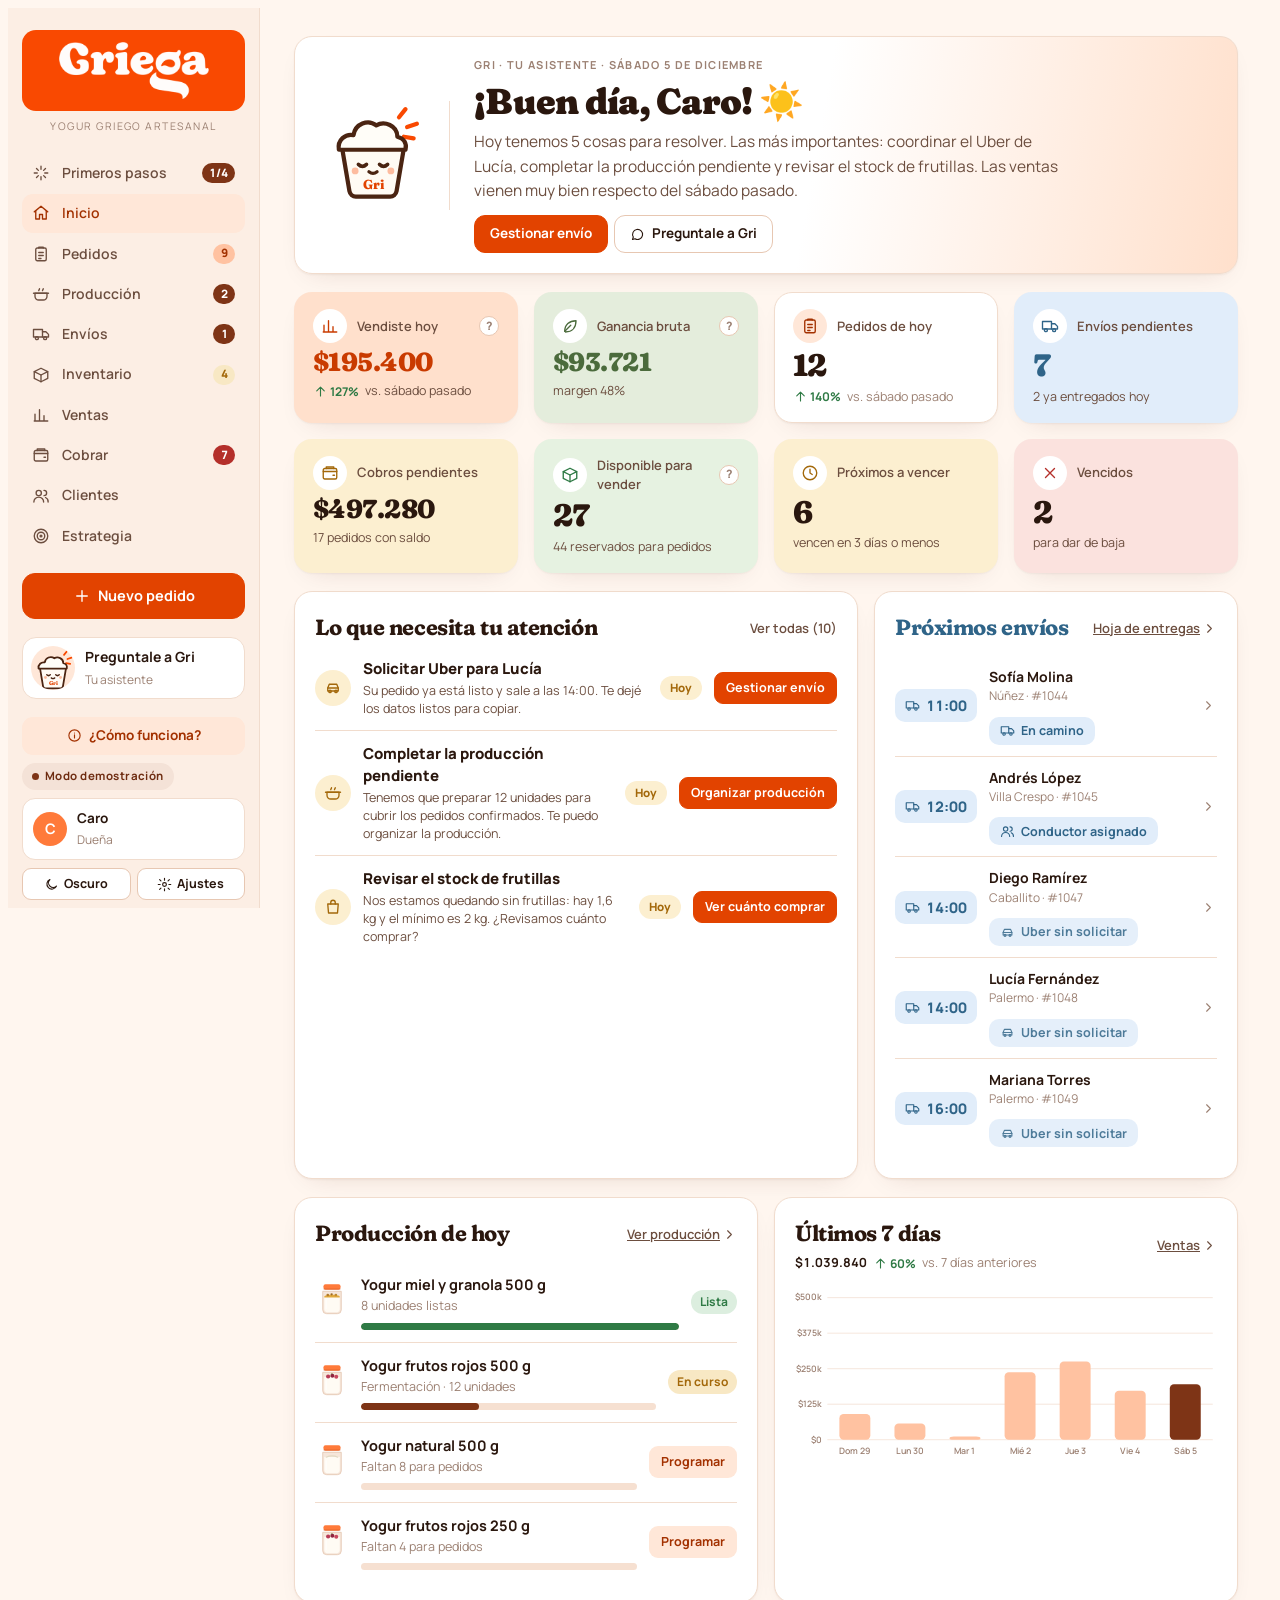
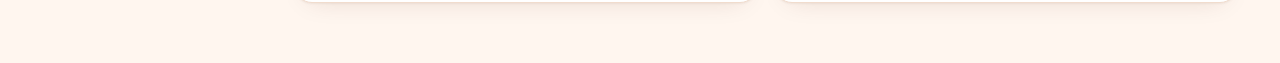
<file: backup/index-v2.html>
<!doctype html>
<html lang="es-AR">
<head>
<meta charset="utf-8">
<meta name="viewport" content="width=device-width, initial-scale=1, viewport-fit=cover">
<title>La Griega</title>
<meta name="claude:viewport-fit-sides" content="cover">
<meta name="description" content="Sistema de gestión de La Griega · demo">
<link rel="preconnect" href="https://fonts.googleapis.com">
<link rel="preconnect" href="https://fonts.gstatic.com" crossorigin>
<link rel="stylesheet" href="https://fonts.googleapis.com/css2?family=Fraunces:opsz,wght,SOFT,WONK@9..144,100..900,0..100,0..1&family=Manrope:wght@400;500;600;700;800&display=swap">
<style>
/* Layout: barra lateral fija + lienzo de tarjetas en escritorio; barra superior, navegación inferior y hojas modales en celular.
   Identidad: La Griega — naranja de marca, tipografía redondeada tipo Cooper (Fraunces "SOFT"), fondos crema cálidos. */
:root{
  --bg:#FFF6EF; --surface:#FFFFFF; --surface-2:#FCEEE4; --surface-3:#F6E0D1;
  --line:#F1DCCD; --line-2:#E7C7B2;
  --ink:#2A170E; --ink-2:#6C4E3F; --ink-3:#9C8173;
  --brand:#F94901; --primary:#E24300; --primary-hover:#C93B00; --on-primary:#FFFFFF;
  --sage:#FF7A3A; --sage-2:#FFC2A1; --sage-soft:#FFE7D8; --sage-ink:#A33100;
  --terra:#7E3416; --terra-soft:#F4E2D7; --terra-ink:#6E2C11;
  --good:#2F7A45; --good-soft:#DCEEDF;
  --warn:#A3680A; --warn-soft:#F8E8C4;
  --bad:#B42F2A; --bad-soft:#F8D9D5;
  --info:#2F6488; --info-soft:#DCE8F1;
  --yog:#FFFBF4; --glass:#F6E6DA; --glass-line:#E3C3AD;
  --shadow:0 1px 2px rgba(80,30,5,.05),0 10px 28px -16px rgba(80,30,5,.18);
  --shadow-lg:0 24px 60px -20px rgba(40,15,0,.35);
  --f-display:'Fraunces','Cooper Black','Cooper Std',Georgia,serif;
  --f-body:'Manrope',system-ui,-apple-system,'Segoe UI',Roboto,sans-serif;
  --r-lg:18px; --r:13px; --r-sm:9px;
  color-scheme:light;
}
:root.dark{
  --bg:#170F0B; --surface:#211612; --surface-2:#2B1D17; --surface-3:#37261E;
  --line:#3A2820; --line-2:#4C352A;
  --ink:#F8ECE3; --ink-2:#D0B7A8; --ink-3:#9D8275;
  --brand:#F94901; --primary:#FF6024; --primary-hover:#FF7A45; --on-primary:#1A0800;
  --sage:#FF7A3A; --sage-2:#7D3519; --sage-soft:#3B1D10; --sage-ink:#FFB48C;
  --terra:#E9A07A; --terra-soft:#3A2419; --terra-ink:#F3C2A5;
  --good:#7CC48E; --good-soft:#1C3122;
  --warn:#E5B05A; --warn-soft:#382A12;
  --bad:#F28A80; --bad-soft:#3F1D1A;
  --info:#8DB8D6; --info-soft:#1B2A36;
  --yog:#FBF1E6; --glass:#3A2A22; --glass-line:#5A4134;
  --shadow:0 1px 2px rgba(0,0,0,.3),0 10px 28px -16px rgba(0,0,0,.55);
  color-scheme:dark;
}
[hidden]{display:none!important}
*{box-sizing:border-box}
html,body{height:100%}
body{background:var(--bg);color:var(--ink);font-family:var(--f-body);font-size:14.5px;line-height:1.45;-webkit-font-smoothing:antialiased}
button,input,select,textarea{font:inherit;color:inherit}
button{cursor:pointer;background:none;border:0;padding:0}
a{color:inherit}
:focus-visible{outline:2px solid var(--terra);outline-offset:2px;border-radius:6px}
.num{font-variant-numeric:tabular-nums}
.ico{width:18px;height:18px;flex:none;fill:none;stroke:currentColor;stroke-width:1.8;stroke-linecap:round;stroke-linejoin:round}
.ico.sm{width:15px;height:15px}
.muted{color:var(--ink-2)} .faint{color:var(--ink-3)}
.serif{font-family:var(--f-display);font-weight:400;letter-spacing:-.01em}

/* ---------- Estructura ---------- */
.app{display:grid;grid-template-columns:252px minmax(0,1fr);min-height:100%}
.side{position:sticky;top:0;height:100vh;display:flex;flex-direction:column;gap:6px;padding:22px 14px 16px;border-right:1px solid var(--line);background:var(--surface-2);overflow-y:auto}
.brand{display:flex;align-items:center;gap:10px;padding:2px 8px 14px}
.brand-mark{width:38px;height:38px;border-radius:12px;background:var(--primary);color:var(--on-primary);display:grid;place-items:center;flex:none}
.brand-name{font-family:var(--f-display);font-size:22px;line-height:1;letter-spacing:-.01em}
.brand-tag{font-size:10.5px;letter-spacing:.14em;text-transform:uppercase;color:var(--ink-3);margin-top:4px}
.nav{display:flex;flex-direction:column;gap:2px}
.nav a{display:flex;align-items:center;gap:12px;padding:9px 10px;border-radius:11px;text-decoration:none;color:var(--ink-2);font-weight:600;font-size:14px}
.nav a:hover{background:var(--surface-3);color:var(--ink)}
.nav a.on{background:var(--sage-soft);color:var(--sage-ink)}
.nav .badge{margin-left:auto}
.side-cta{margin:12px 0 4px}
.side-foot{margin-top:auto;display:flex;flex-direction:column;gap:8px;padding-top:12px}
.user{display:flex;align-items:center;gap:10px;padding:10px;border-radius:13px;background:var(--surface);border:1px solid var(--line)}
.avatar{width:34px;height:34px;border-radius:50%;background:var(--sage);color:#fff;display:grid;place-items:center;font-weight:700;flex:none}
.user b{display:block;font-size:13.5px}
.user small{color:var(--ink-3);font-size:12px}
.side-tools{display:flex;gap:6px}
.side-tools .btn{flex:1}
.main{min-width:0;padding:28px 34px 60px;padding-left:max(34px,env(safe-area-inset-left,0px));padding-right:max(34px,env(safe-area-inset-right,0px))}
.wrap{max-width:1320px;margin:0 auto;display:flex;flex-direction:column;gap:18px}
.topbar,.bottomnav,.fab{display:none}

.demo-pill{display:inline-flex;align-items:center;gap:6px;font-size:11.5px;font-weight:700;letter-spacing:.04em;padding:5px 10px;border-radius:99px;background:var(--terra-soft);color:var(--terra-ink);white-space:nowrap}
.demo-pill i{width:7px;height:7px;border-radius:50%;background:var(--terra);display:block}

/* ---------- Encabezados ---------- */
.page-head{display:flex;align-items:flex-end;justify-content:space-between;gap:16px;flex-wrap:wrap}
.page-head h1{font-family:var(--f-display);font-weight:400;font-size:40px;line-height:1.05;margin:0;letter-spacing:-.015em;text-wrap:balance}
.page-head p{margin:6px 0 0;color:var(--ink-2)}
.head-actions{display:flex;gap:8px;flex-wrap:wrap;align-items:center}
.sec-title{display:flex;align-items:center;justify-content:space-between;gap:10px;margin-bottom:12px}
.sec-title h2{font-family:var(--f-display);font-weight:400;font-size:22px;margin:0;letter-spacing:-.01em}
.sec-title .link{font-size:13px;font-weight:600;color:var(--ink-2);display:inline-flex;align-items:center;gap:2px}
.sec-title .link:hover{color:var(--ink)}
.eyebrow{font-size:11px;font-weight:700;letter-spacing:.12em;text-transform:uppercase;color:var(--ink-3)}

/* ---------- Tarjetas ---------- */
.card{background:var(--surface);border:1px solid var(--line);border-radius:var(--r-lg);box-shadow:var(--shadow);padding:20px;min-width:0}
.card.flat{box-shadow:none}
.card.tight{padding:14px}
.grid{display:grid;gap:16px}
.g2{grid-template-columns:repeat(2,minmax(0,1fr))}
.g3{grid-template-columns:repeat(3,minmax(0,1fr))}
.g-main{grid-template-columns:minmax(0,1.55fr) minmax(0,1fr)}
.g-kpi{grid-template-columns:repeat(4,minmax(0,1fr))}
.g-kpi6{grid-template-columns:repeat(6,minmax(0,1fr))}

/* KPI */
.kpi{display:flex;flex-direction:column;gap:6px;padding:16px 18px}
.kpi .k-top{display:flex;align-items:center;gap:10px}
.k-ico{width:34px;height:34px;border-radius:50%;display:grid;place-items:center;flex:none;background:var(--sage-soft);color:var(--sage-ink)}
.k-ico.terra{background:var(--terra-soft);color:var(--terra-ink)}
.k-ico.warn{background:var(--warn-soft);color:var(--warn)}
.k-ico.bad{background:var(--bad-soft);color:var(--bad)}
.k-ico.info{background:var(--info-soft);color:var(--info)}
.k-label{font-size:13px;font-weight:600;color:var(--ink-2)}
.k-val{font-family:var(--f-display);font-size:31px;line-height:1.05;letter-spacing:-.01em;font-variant-numeric:tabular-nums}
.k-val.sm{font-size:26px}
.k-sub{font-size:12.5px;color:var(--ink-3);display:flex;align-items:center;gap:6px;flex-wrap:wrap}
.delta{display:inline-flex;align-items:center;gap:2px;font-weight:700;font-size:12px}
.delta.up{color:var(--good)} .delta.down{color:var(--bad)} .delta.flat{color:var(--ink-3)}
.kpi.click{cursor:pointer;transition:border-color .15s,transform .15s}
.kpi.click:hover{border-color:var(--line-2)}

/* Hero dashboard */
.hero{position:relative;overflow:hidden;display:grid;grid-template-columns:minmax(0,1fr) minmax(0,.9fr);gap:10px;padding:24px 26px;background:linear-gradient(120deg,var(--surface) 30%,var(--sage-soft))}
.hero .k-val{font-size:54px}
.hero-art{align-self:end;justify-self:end;width:100%;max-width:340px;margin:-8px -6px -24px 0}
.hero-art svg{width:100%;height:auto;display:block}
.hero-stats{display:flex;gap:24px;flex-wrap:wrap;margin-top:6px}
.hero-stats div{display:flex;flex-direction:column}
.hero-stats b{font-family:var(--f-display);font-weight:400;font-size:22px}
.hero-stats span{font-size:12.5px;color:var(--ink-3)}
.hero-actions{display:flex;gap:8px;margin-top:16px;flex-wrap:wrap}

/* ---------- Botones ---------- */
.btn{display:inline-flex;align-items:center;justify-content:center;gap:7px;height:38px;padding:0 15px;border-radius:11px;font-weight:700;font-size:13.5px;white-space:nowrap;border:1px solid var(--line-2);background:var(--surface);color:var(--ink);transition:background .15s,border-color .15s;text-decoration:none}
.btn:hover{background:var(--surface-2)}
.btn.primary{background:var(--primary);border-color:var(--primary);color:var(--on-primary)}
.btn.primary:hover{background:var(--primary-hover)}
.btn.terra{background:var(--terra);border-color:var(--terra);color:#fff}
.btn.soft{background:var(--sage-soft);border-color:transparent;color:var(--sage-ink)}
.btn.ghost{border-color:transparent;background:transparent;color:var(--ink-2)}
.btn.ghost:hover{background:var(--surface-2);color:var(--ink)}
.btn.danger{color:var(--bad);border-color:var(--bad-soft)}
.btn.sm{height:32px;padding:0 11px;font-size:12.5px;border-radius:9px;gap:5px}
.btn.lg{height:46px;padding:0 20px;font-size:14.5px;border-radius:13px}
.btn.block{width:100%}
.btn.icon{width:38px;padding:0}
.btn.icon.sm{width:32px}
.btn[disabled]{opacity:.45;cursor:not-allowed}

/* ---------- Chips y badges ---------- */
.badge{min-width:22px;height:20px;padding:0 7px;border-radius:99px;font-size:11.5px;font-weight:800;display:inline-grid;place-items:center;background:var(--sage-2);color:var(--sage-ink);font-variant-numeric:tabular-nums}
.badge.terra{background:var(--terra);color:#fff}
.badge.bad{background:var(--bad);color:#fff}
.badge.warn{background:var(--warn-soft);color:var(--warn)}
.chip{display:inline-flex;align-items:center;gap:5px;height:24px;padding:0 9px;border-radius:99px;font-size:12px;font-weight:700;white-space:nowrap;background:var(--surface-2);color:var(--ink-2)}
.chip .dot{width:6px;height:6px;border-radius:50%;background:currentColor}
.chip.good{background:var(--good-soft);color:var(--good)}
.chip.warn{background:var(--warn-soft);color:var(--warn)}
.chip.bad{background:var(--bad-soft);color:var(--bad)}
.chip.info{background:var(--info-soft);color:var(--info)}
.chip.terra{background:var(--terra-soft);color:var(--terra-ink)}
.chip.sage{background:var(--sage-soft);color:var(--sage-ink)}
.chips{display:flex;gap:6px;flex-wrap:wrap;align-items:center}

/* Segmented / tabs */
.seg{display:inline-flex;gap:3px;padding:4px;border-radius:13px;background:var(--surface-2);border:1px solid var(--line);max-width:100%;overflow-x:auto;scrollbar-width:none}
.seg::-webkit-scrollbar{display:none}
.seg button{height:32px;padding:0 13px;border-radius:9px;font-weight:700;font-size:13px;color:var(--ink-2);white-space:nowrap;display:inline-flex;align-items:center;gap:6px}
.seg button.on{background:var(--surface);color:var(--ink);box-shadow:0 1px 3px rgba(0,0,0,.08)}
.toolbar{display:flex;gap:10px;flex-wrap:wrap;align-items:center}
.search{position:relative;flex:1;min-width:200px;max-width:380px}
.search .ico{position:absolute;left:12px;top:50%;transform:translateY(-50%);color:var(--ink-3)}
.search input{width:100%;height:40px;padding:0 12px 0 38px;border-radius:12px;border:1px solid var(--line-2);background:var(--surface)}

/* Formularios */
.field{display:flex;flex-direction:column;gap:6px;min-width:0}
.field label,.flabel{font-size:12.5px;font-weight:700;color:var(--ink-2)}
.input,select.input,textarea.input{width:100%;height:42px;padding:0 12px;border-radius:11px;border:1px solid var(--line-2);background:var(--surface);color:var(--ink)}
textarea.input{height:auto;min-height:72px;padding:10px 12px;resize:vertical}
.input:focus{outline:2px solid var(--sage);outline-offset:0;border-color:var(--sage)}
.frow{display:grid;grid-template-columns:repeat(2,minmax(0,1fr));gap:12px}
.frow3{display:grid;grid-template-columns:repeat(3,minmax(0,1fr));gap:12px}
.form{display:flex;flex-direction:column;gap:14px}
.hint{font-size:12px;color:var(--ink-3)}
.opt-grid{display:flex;flex-wrap:wrap;gap:6px}
.opt{height:36px;padding:0 13px;border-radius:10px;border:1px solid var(--line-2);background:var(--surface);font-weight:700;font-size:13px;display:inline-flex;align-items:center;gap:7px}
.opt.on{border-color:var(--primary);background:var(--sage-soft);color:var(--sage-ink)}
.opt[disabled]{opacity:.4}
.stepper{display:inline-flex;align-items:center;border:1px solid var(--line-2);border-radius:11px;overflow:hidden;height:40px;background:var(--surface)}
.stepper button{width:38px;height:100%;font-size:18px;font-weight:700}
.stepper input{width:48px;height:100%;border:0;text-align:center;font-weight:800;background:transparent}

/* ---------- Listas ---------- */
.rows{display:flex;flex-direction:column}
.row{display:flex;align-items:center;gap:12px;padding:12px 0;border-top:1px solid var(--line);min-width:0}
.row:first-child{border-top:0}
.row.click{cursor:pointer}
.row.click:hover .row-title{text-decoration:underline;text-underline-offset:3px}
.row-main{flex:1;min-width:0}
.row-title{font-weight:700;display:flex;align-items:center;gap:8px;flex-wrap:wrap}
.row-sub{font-size:12.5px;color:var(--ink-3);margin-top:2px;overflow-wrap:anywhere}
.row-end{text-align:right;flex:none;display:flex;flex-direction:column;align-items:flex-end;gap:3px}
.row-end b{font-variant-numeric:tabular-nums}
.time-tag{flex:none;width:58px;text-align:center;font-weight:800;font-size:13px;padding:6px 0;border-radius:9px;background:var(--surface-2);font-variant-numeric:tabular-nums}
.empty{padding:22px;text-align:center;color:var(--ink-3);border:1px dashed var(--line-2);border-radius:13px;font-size:13.5px}

/* Barras de progreso */
.prog{height:7px;border-radius:99px;background:var(--surface-3);overflow:hidden}
.prog i{display:block;height:100%;border-radius:99px;background:var(--sage)}
.prog.terra i{background:var(--terra)} .prog.good i{background:var(--good)} .prog.bad i{background:var(--bad)} .prog.warn i{background:var(--warn)}

/* Alertas */
.alert{display:flex;gap:12px;align-items:flex-start;padding:13px 0;border-top:1px solid var(--line)}
.alert:first-child{border-top:0;padding-top:2px}
.alert .a-ico{width:30px;height:30px;border-radius:10px;display:grid;place-items:center;flex:none}
.alert.warn .a-ico{background:var(--warn-soft);color:var(--warn)}
.alert.bad .a-ico{background:var(--bad-soft);color:var(--bad)}
.alert.info .a-ico{background:var(--info-soft);color:var(--info)}
.alert.good .a-ico{background:var(--sage-soft);color:var(--sage-ink)}
.alert b{display:block;font-size:13.5px}
.alert span{font-size:12.5px;color:var(--ink-3)}
.alert .btn{margin-left:auto;flex:none}

/* ---------- Kanban ---------- */
.kanban{display:grid;grid-template-columns:repeat(4,minmax(0,1fr));gap:14px;align-items:start}
.kanban.single{grid-template-columns:minmax(0,1fr)}
.kanban.single .col-body{display:grid;grid-template-columns:repeat(auto-fill,minmax(270px,1fr))}
.col{border-radius:var(--r-lg);background:var(--surface-2);border:1px solid var(--line);padding:12px;min-width:0;transition:background .15s,border-color .15s}
.col.drop-on{background:var(--sage-soft);border-color:var(--sage)}
.col-head{display:flex;align-items:center;gap:8px;padding:2px 4px 10px}
.col-head b{font-size:14.5px}
.col-head .count{margin-left:auto}
.col-head .cdot{width:9px;height:9px;border-radius:50%}
.col-body{display:flex;flex-direction:column;gap:10px;min-height:60px}
.col-sum{font-size:12px;color:var(--ink-2);background:var(--surface);border-radius:10px;padding:8px 10px;line-height:1.5}
.ocard{background:var(--surface);border:1px solid var(--line);border-radius:14px;padding:13px;display:flex;flex-direction:column;gap:9px;cursor:grab;user-select:none;-webkit-user-select:none;touch-action:manipulation;transition:box-shadow .15s,border-color .15s}
.ocard:hover{border-color:var(--line-2);box-shadow:var(--shadow)}
.ocard.alertline{box-shadow:inset 3px 0 0 var(--terra)}
.ocard.drag-src{opacity:.35}
.drag-ghost{position:fixed;z-index:200;pointer-events:none;transform:rotate(2deg);box-shadow:var(--shadow-lg);opacity:.95}
.oc-top{display:flex;align-items:baseline;justify-content:space-between;gap:8px}
.oc-num{font-weight:800;font-size:13px;color:var(--ink-3)}
.oc-name{font-weight:800;font-size:15px}
.oc-total{font-weight:800;font-variant-numeric:tabular-nums}
.oc-items{font-size:13px;line-height:1.55}
.oc-items b{font-variant-numeric:tabular-nums}
.oc-meta{font-size:12px;color:var(--ink-2);display:flex;gap:10px;flex-wrap:wrap}
.oc-meta span{display:inline-flex;align-items:center;gap:4px}
.oc-note{font-size:12px;color:var(--ink-2);background:var(--surface-2);padding:6px 9px;border-radius:8px}
.oc-actions{display:flex;gap:6px;align-items:center}
.oc-actions .btn:last-child{margin-left:auto}
.col-tabs{display:none}

/* ---------- Envíos ---------- */
.ship{display:grid;grid-template-columns:76px minmax(0,1fr);gap:16px;padding:18px;border-radius:var(--r-lg);background:var(--surface);border:1px solid var(--line);box-shadow:var(--shadow)}
.ship.done{opacity:.72}
.ship-time{display:flex;flex-direction:column;align-items:center;gap:2px;padding-top:2px}
.ship-time b{font-family:var(--f-display);font-weight:400;font-size:24px;line-height:1}
.ship-time span{font-size:11.5px;color:var(--ink-3)}
.ship-body{min-width:0;display:flex;flex-direction:column;gap:10px}
.ship-head{display:flex;justify-content:space-between;gap:10px;flex-wrap:wrap;align-items:baseline}
.ship-head h3{margin:0;font-size:17px;font-weight:800}
.ship-grid{display:grid;grid-template-columns:repeat(3,minmax(0,1fr));gap:10px 18px;font-size:13px}
.ship-grid dt{font-size:11px;font-weight:700;letter-spacing:.08em;text-transform:uppercase;color:var(--ink-3);margin-bottom:2px}
.ship-grid dd{margin:0;overflow-wrap:anywhere}
.ship-states{display:flex;gap:8px;flex-wrap:wrap}
.state{display:flex;flex-direction:column;gap:3px;padding:7px 10px;border-radius:10px;background:var(--surface-2);min-width:130px}
.state small{font-size:10.5px;font-weight:800;letter-spacing:.1em;text-transform:uppercase;color:var(--ink-3)}
.ship-actions{display:flex;gap:6px;flex-wrap:wrap}
.incident{display:flex;gap:10px;align-items:center;padding:9px 12px;border-radius:10px;background:var(--bad-soft);color:var(--bad);font-size:13px;font-weight:600;flex-wrap:wrap}
.incident .btn{margin-left:auto}

/* ---------- Charts ---------- */
.chart{width:100%;height:auto;display:block;overflow:visible}
.chart text{fill:var(--ink-3);font-size:11px;font-family:var(--f-body)}
.chart .grid-l{stroke:var(--line);stroke-width:1}
.chart .bar{fill:var(--sage-2);transition:fill .15s;cursor:pointer}
.chart .bar.hi{fill:var(--primary)}
.chart .bar.today{fill:var(--terra)}
.chart .bar:hover,.chart .bar.on{fill:var(--sage-ink)}
.chart .vlabel{fill:var(--ink);font-weight:700}
.hbars{display:flex;flex-direction:column;gap:11px}
.hbar{display:grid;grid-template-columns:minmax(0,1fr) auto;gap:4px 12px;font-size:13px;align-items:center}
.hbar .lbl{font-weight:600;display:flex;align-items:center;gap:8px;min-width:0}
.hbar .val{text-align:right;font-variant-numeric:tabular-nums;font-weight:700}
.hbar .val small{color:var(--ink-3);font-weight:600;margin-left:6px}
.hbar .track{grid-column:1/-1;height:8px;background:var(--surface-2);border-radius:99px;overflow:hidden}
.hbar .track i{display:block;height:100%;border-radius:99px;background:var(--sage)}
.stack{display:flex;height:14px;border-radius:99px;overflow:hidden;gap:2px;margin:6px 0 12px}
.stack i{display:block;height:100%}
.legend{display:flex;flex-wrap:wrap;gap:8px 16px;font-size:12.5px}
.legend span{display:inline-flex;align-items:center;gap:6px}
.legend i{width:10px;height:10px;border-radius:3px;display:block}
.tip{position:fixed;z-index:300;pointer-events:none;background:var(--ink);color:var(--bg);font-size:12px;font-weight:600;padding:7px 10px;border-radius:9px;white-space:nowrap;transform:translate(-50%,calc(-100% - 10px));opacity:0;transition:opacity .1s}
.tip.on{opacity:1}

/* ---------- Producción ---------- */
.plan{display:grid;grid-template-columns:44px minmax(0,1fr) auto;gap:14px;align-items:center;padding:14px 0;border-top:1px solid var(--line)}
.plan:first-child{border-top:0}
.plan-nums{display:flex;gap:16px;flex-wrap:wrap;font-size:12.5px;color:var(--ink-2);margin-top:4px}
.plan-nums b{color:var(--ink);font-variant-numeric:tabular-nums}
.need{font-family:var(--f-display);font-size:30px;line-height:1;text-align:right}
.need small{display:block;font-family:var(--f-body);font-size:11.5px;color:var(--ink-3);margin-top:3px}
.stages{display:flex;align-items:center;gap:0;margin:6px 0 2px}
.stage{display:flex;flex-direction:column;align-items:center;gap:5px;font-size:11px;color:var(--ink-3);flex:1;position:relative;text-align:center}
.stage i{width:18px;height:18px;border-radius:50%;border:2px solid var(--line-2);background:var(--surface);display:grid;place-items:center;z-index:1}
.stage.done i{background:var(--primary);border-color:var(--primary)}
.stage.cur i{border-color:var(--terra);box-shadow:0 0 0 4px var(--terra-soft)}
.stage.done{color:var(--ink-2)} .stage.cur{color:var(--terra-ink);font-weight:700}
.stage:not(:last-child)::after{content:"";position:absolute;top:9px;left:50%;width:100%;height:2px;background:var(--line-2)}
.stage.done:not(:last-child)::after{background:var(--primary)}
.cost-split{display:flex;height:10px;border-radius:99px;overflow:hidden;gap:2px;margin:8px 0}
.cost-split i{display:block;height:100%}

/* Inventario */
.lot-table{width:100%;border-collapse:collapse;font-size:13px}
.lot-table th{font-size:11px;letter-spacing:.08em;text-transform:uppercase;color:var(--ink-3);text-align:left;font-weight:700;padding:8px 8px;border-bottom:1px solid var(--line)}
.lot-table td{padding:10px 8px;border-bottom:1px solid var(--line);font-variant-numeric:tabular-nums}
.lot-table tr:last-child td{border-bottom:0}
.lot-table td.r,.lot-table th.r{text-align:right}
.tbl-wrap{overflow-x:auto}
.sku-head{display:flex;align-items:center;gap:14px;flex-wrap:wrap}
.sku-nums{display:flex;gap:22px;margin-left:auto;flex-wrap:wrap}
.sku-nums div{display:flex;flex-direction:column;align-items:flex-end}
.sku-nums b{font-family:var(--f-display);font-weight:400;font-size:24px;line-height:1.1;font-variant-numeric:tabular-nums}
.sku-nums span{font-size:11.5px;color:var(--ink-3)}

/* Clientes */
.cl-av{width:40px;height:40px;border-radius:50%;display:grid;place-items:center;font-weight:800;font-size:14px;flex:none;background:var(--sage-soft);color:var(--sage-ink)}
.cl-av.biz{background:var(--terra-soft);color:var(--terra-ink);border-radius:12px}
.stat-grid{display:grid;grid-template-columns:repeat(3,minmax(0,1fr));gap:10px}
.stat{background:var(--surface-2);border-radius:12px;padding:10px 12px}
.stat small{display:block;font-size:11.5px;color:var(--ink-3);font-weight:600}
.stat b{font-size:15px;font-variant-numeric:tabular-nums}
.suggest{display:flex;gap:12px;align-items:flex-start;padding:14px;border-radius:14px;background:var(--sage-soft);color:var(--sage-ink)}
.suggest p{margin:0;font-size:13.5px}
.msg-box{background:var(--surface-2);border-radius:12px;padding:12px;font-size:13px;white-space:pre-wrap;color:var(--ink)}

/* Estrategia */
.insight{display:flex;gap:12px;padding:14px 0;border-top:1px solid var(--line)}
.insight:first-child{border-top:0;padding-top:0}
.insight .tag{flex:none;margin-top:1px}
.insight b{display:block;font-size:14px;margin-bottom:2px}
.insight p{margin:0;font-size:13px;color:var(--ink-2)}
.cal-ev{padding:14px 0;border-top:1px solid var(--line)}
.cal-ev:first-child{border-top:0;padding-top:0}
.cal-steps{display:flex;gap:6px;flex-wrap:wrap;margin-top:8px}
.cal-steps span{font-size:12px;padding:4px 9px;border-radius:99px;background:var(--surface-2);color:var(--ink-2)}
.cal-steps span.past{text-decoration:line-through;opacity:.55}
.cal-steps span.now{background:var(--terra-soft);color:var(--terra-ink);font-weight:700}
.range{width:100%;accent-color:var(--primary)}
.scenario-out{display:grid;grid-template-columns:repeat(3,minmax(0,1fr));gap:10px;margin-top:12px}

/* ---------- Modal / hoja ---------- */
.overlay{position:fixed;inset:0;z-index:100;background:rgba(24,26,20,.45);display:flex;align-items:center;justify-content:center;padding:24px;animation:fade .15s ease}
.modal{width:100%;max-width:560px;max-height:calc(100vh - 48px);overflow-y:auto;background:var(--surface);border-radius:22px;box-shadow:var(--shadow-lg);display:flex;flex-direction:column;animation:pop .18s ease}
.modal.wide{max-width:820px}
.drawer-o{justify-content:flex-end;padding:0}
.drawer-o .modal{height:100%;max-height:100%;border-radius:22px 0 0 22px;max-width:520px;animation:slide .2s ease}
.m-head{position:sticky;top:0;z-index:2;background:var(--surface);display:flex;align-items:flex-start;justify-content:space-between;gap:12px;padding:20px 22px 14px;border-bottom:1px solid var(--line)}
.m-head h2{margin:0;font-family:var(--f-display);font-weight:400;font-size:25px;line-height:1.1}
.m-head p{margin:4px 0 0;font-size:13px;color:var(--ink-2)}
.m-body{padding:18px 22px;display:flex;flex-direction:column;gap:16px}
.m-foot{position:sticky;bottom:0;background:var(--surface);display:flex;gap:8px;justify-content:flex-end;padding:14px 22px;border-top:1px solid var(--line);padding-bottom:max(14px,env(safe-area-inset-bottom,0px))}
.m-foot .grow{margin-right:auto}
.total-box{display:flex;flex-direction:column;gap:6px;background:var(--surface-2);border-radius:14px;padding:14px 16px;font-size:13.5px}
.total-box div{display:flex;justify-content:space-between;gap:10px}
.total-box .big{font-size:20px;font-weight:800;padding-top:6px;border-top:1px solid var(--line-2)}
.line-item{display:flex;align-items:center;gap:10px;padding:10px 12px;border-radius:12px;background:var(--surface-2)}
.line-item .row-main{font-size:13.5px}
.builder{border:1px solid var(--line);border-radius:16px;padding:14px;display:flex;flex-direction:column;gap:12px}
.timeline{display:flex;flex-direction:column;gap:10px;font-size:13px}
.timeline div{display:flex;gap:10px}
.timeline time{color:var(--ink-3);flex:none;width:92px;font-variant-numeric:tabular-nums}
.tri{display:grid;grid-template-columns:repeat(3,minmax(0,1fr));gap:8px}
@keyframes fade{from{opacity:0}}
@keyframes pop{from{opacity:0;transform:translateY(8px) scale(.98)}}
@keyframes slide{from{transform:translateX(40px);opacity:0}}
@keyframes sheet{from{transform:translateY(40px);opacity:0}}

/* Toasts */
.toasts{position:fixed;right:20px;bottom:20px;z-index:400;display:flex;flex-direction:column;gap:8px;max-width:min(420px,calc(100vw - 32px))}
.toast{display:flex;gap:10px;align-items:flex-start;background:var(--ink);color:var(--bg);padding:12px 14px;border-radius:13px;box-shadow:var(--shadow-lg);font-size:13.5px;font-weight:600;animation:pop .2s ease}
.toast.err{background:var(--bad);color:#fff}
.toast .ico{margin-top:1px}

/* ---------- Responsive ---------- */
@media (max-width:1280px){
  .g-kpi6{grid-template-columns:repeat(3,minmax(0,1fr))}
  .hero-art{max-width:280px}
}
@media (max-width:1100px){
  .kanban:not(.single){grid-template-columns:repeat(2,minmax(0,1fr))}
  .g-main{grid-template-columns:minmax(0,1fr)}
}
@media (max-width:1023px){
  .app{grid-template-columns:minmax(0,1fr)}
  .side{display:none}
  .topbar{display:flex;position:sticky;top:env(safe-area-inset-top,0px);z-index:50;align-items:center;gap:10px;padding:10px 16px;padding-left:max(16px,env(safe-area-inset-left,0px));padding-right:max(16px,env(safe-area-inset-right,0px));background:var(--bg);border-bottom:1px solid var(--line)}
  body::before{content:"";position:fixed;inset:0 0 auto;height:env(safe-area-inset-top,0px);z-index:60;background:var(--bg)}
  .topbar .brand{padding:0;gap:8px}
  .topbar .brand-mark{width:32px;height:32px;border-radius:10px}
  .topbar .brand-name{font-size:19px}
  .topbar .t-end{margin-left:auto;display:flex;gap:6px;align-items:center}
  .main{padding:18px 16px 110px;padding-left:max(16px,env(safe-area-inset-left,0px));padding-right:max(16px,env(safe-area-inset-right,0px))}
  .bottomnav{display:grid;grid-template-columns:repeat(5,1fr);position:fixed;left:0;right:0;bottom:0;z-index:50;background:var(--surface);border-top:1px solid var(--line);padding:6px 8px;padding-bottom:max(8px,env(safe-area-inset-bottom,0px));padding-left:max(8px,env(safe-area-inset-left,0px));padding-right:max(8px,env(safe-area-inset-right,0px))}
  .bottomnav a,.bottomnav button{display:flex;flex-direction:column;align-items:center;gap:3px;padding:6px 0;font-size:11px;font-weight:700;color:var(--ink-3);text-decoration:none;position:relative}
  .bottomnav .on{color:var(--sage-ink)}
  .bottomnav .bn-badge{position:absolute;top:0;left:calc(50% + 6px);min-width:17px;height:17px;font-size:10px;padding:0 5px}
  .bottomnav .plus{align-self:center;justify-self:center;width:52px;height:52px;border-radius:17px;background:var(--primary);color:var(--on-primary);display:grid;place-items:center;margin-top:-22px;box-shadow:var(--shadow-lg);padding:0}
  .bottomnav .plus .ico{width:24px;height:24px}
  .g-kpi{grid-template-columns:repeat(2,minmax(0,1fr))}
  .g-kpi6{grid-template-columns:repeat(2,minmax(0,1fr))}
  .g3{grid-template-columns:minmax(0,1fr)}
  .toasts{left:16px;right:16px;bottom:calc(84px + env(safe-area-inset-bottom,0px));max-width:none}
  .overlay{align-items:flex-end;padding:0}
  .modal,.drawer-o .modal{max-width:100%;max-height:92vh;height:auto;border-radius:22px 22px 0 0;animation:sheet .22s ease}
}
@media (max-width:760px){
  .page-head h1{font-size:32px}
  .g2{grid-template-columns:minmax(0,1fr)}
  .hero{grid-template-columns:minmax(0,1fr);padding:20px}
  .hero .k-val{font-size:44px}
  .hero-art{display:none}
  .kanban:not(.single){grid-template-columns:minmax(0,1fr)}
  .kanban:not(.single) .col{display:none}
  .kanban:not(.single) .col.mob-on{display:block}
  .col-tabs{display:flex}
  .ship{grid-template-columns:minmax(0,1fr);gap:10px;padding:16px}
  .ship-time{flex-direction:row;justify-content:flex-start;gap:8px;align-items:baseline}
  .ship-grid{grid-template-columns:repeat(2,minmax(0,1fr))}
  .ship-actions{display:grid;grid-template-columns:repeat(2,minmax(0,1fr))}
  .state{min-width:0;flex:1}
  .frow3{grid-template-columns:minmax(0,1fr)}
  .stat-grid{grid-template-columns:repeat(2,minmax(0,1fr))}
  .scenario-out{grid-template-columns:minmax(0,1fr)}
  .plan{grid-template-columns:36px minmax(0,1fr)}
  .plan .plan-act{grid-column:1/-1;display:flex;justify-content:space-between;align-items:center;gap:10px}
  .sku-nums{margin-left:0;width:100%;justify-content:space-between}
  .lot-table.resp thead{display:none}
  .lot-table.resp tr{display:grid;grid-template-columns:repeat(3,minmax(0,1fr));gap:6px 10px;padding:10px 0;border-bottom:1px solid var(--line)}
  .lot-table.resp td{border:0;padding:0;font-size:12.5px}
  .lot-table.resp td::before{content:attr(data-l);display:block;font-size:10.5px;color:var(--ink-3);text-transform:uppercase;letter-spacing:.06em}
  .lot-table.resp td.r{text-align:left}
  .lot-table.resp td.wide{grid-column:1/-1}
  .tri{grid-template-columns:minmax(0,1fr)}
  .card{padding:16px}
}
@media (max-width:420px){
  .k-val{font-size:26px}
  .frow{grid-template-columns:minmax(0,1fr)}
}
@media (prefers-reduced-motion:reduce){*{animation:none!important;transition:none!important}}
.plan-act{display:flex;flex-direction:column;align-items:flex-end}
@media (max-width:760px){
  .rows .row{flex-wrap:wrap}
  .rows .row .row-main{flex:1 1 150px}
  .state .chip{white-space:normal;height:auto;min-height:24px;padding:3px 8px;line-height:1.25}
  .ship-states{display:grid;grid-template-columns:repeat(3,minmax(0,1fr))}
}

/* ---------- Marca La Griega ---------- */
.page-head h1,.sec-title h2,.k-val,.m-head h2,.brand-name,.hero-stats b,.ship-time b,.need,.sku-nums b,.serif{font-variation-settings:"SOFT" 100,"WONK" 0;font-weight:800;letter-spacing:-.02em}
.page-head h1{font-weight:900}
.sec-title h2,.m-head h2{font-weight:700}
.brand-logo{display:flex;align-items:center;justify-content:center;background:var(--brand);border-radius:14px;padding:12px 14px}
.brand-logo img{display:block;width:100%;max-width:150px;height:auto}
.side .brand{flex-direction:column;align-items:stretch;gap:8px;padding:0 0 14px}
.side .brand .brand-tag{text-align:center;margin:0}
.topbar .brand-logo{padding:6px 10px;border-radius:10px}
.topbar .brand-logo img{width:84px}
.brand-mark{background:var(--brand);color:#fff;font-family:var(--f-display);font-variation-settings:"SOFT" 100;font-weight:900;font-size:22px}
.hero{background:var(--brand);color:#fff;border-color:transparent;
  --sage:#FFFFFF;--sage-2:rgba(255,255,255,.35);--sage-ink:#FFFFFF;--glass:rgba(255,255,255,.28);--glass-line:rgba(255,255,255,.6);--yog:#FFF8EE}
.hero .eyebrow,.hero .k-sub,.hero .hero-stats span,.hero .delta{color:rgba(255,255,255,.88)}
.hero .delta.down{color:#FFE1D3}
.hero .btn.primary{background:#fff;border-color:#fff;color:#C93B00}
.hero .btn.primary:hover{background:#FFE7D8}
.hero .btn:not(.primary){background:transparent;border-color:rgba(255,255,255,.6);color:#fff}
.hero .btn:not(.primary):hover{background:rgba(255,255,255,.12)}
.nav a.on{background:var(--sage-soft);color:var(--sage-ink)}

/* ---------- Gri ---------- */
.g-welcome{grid-template-columns:minmax(0,1.55fr) minmax(0,1fr);align-items:stretch}
.gri-av{width:34px;height:34px;border-radius:50%;background:var(--brand);color:#fff;display:inline-grid;place-items:center;flex:none;font-family:var(--f-display);font-variation-settings:"SOFT" 100;font-weight:900;font-size:19px;line-height:1;box-shadow:0 0 0 3px var(--sage-soft)}
.gri-av.lg{width:46px;height:46px;font-size:26px}
.gri-av.sm{width:28px;height:28px;font-size:16px;box-shadow:none}
.gri-welcome{display:flex;flex-direction:column;gap:12px;padding:22px 24px;background:radial-gradient(120% 140% at 100% 0%,var(--sage-soft) 0%,var(--surface) 55%)}
.gw-head{display:flex;align-items:center;gap:12px}
.gw-title{margin:2px 0 0;font-family:var(--f-display);font-variation-settings:"SOFT" 100;font-weight:900;font-size:38px;line-height:1.05;letter-spacing:-.02em;text-wrap:balance}
.gw-text{margin:0;font-size:15.5px;line-height:1.6;color:var(--ink-2);max-width:66ch}
.gw-text b{color:var(--ink)}
.gw-acts{margin-top:4px}
.hero.hero-c{display:flex;flex-direction:column;gap:6px;padding:22px 24px}
.hero-c .k-val{font-size:46px}
.hero-mini{display:grid;grid-template-columns:repeat(3,minmax(0,1fr));gap:10px;margin-top:8px;padding-top:12px;border-top:1px solid rgba(255,255,255,.25)}
.hero-mini div{display:flex;flex-direction:column;min-width:0}
.hero-mini b{font-family:var(--f-display);font-variation-settings:"SOFT" 100;font-weight:800;font-size:20px}
.hero-mini span{font-size:11.5px;color:rgba(255,255,255,.85)}
.hero-c .hero-actions{margin-top:auto;padding-top:12px}
.recs{display:flex;flex-direction:column;gap:10px}
.rec{display:flex;gap:12px;padding:14px;border-radius:14px;background:var(--surface-2);border:1px solid var(--line);box-shadow:inset 3px 0 0 var(--rc)}
.rec-bad{--rc:var(--bad)} .rec-warn{--rc:var(--warn)} .rec-good{--rc:var(--good)} .rec-info{--rc:var(--info)}
.rec-ico{width:32px;height:32px;border-radius:10px;display:grid;place-items:center;flex:none;background:var(--surface);color:var(--rc)}
.rec-body{min-width:0;display:flex;flex-direction:column;gap:6px}
.rec-level{font-size:10.5px;font-weight:800;letter-spacing:.1em;text-transform:uppercase;color:var(--rc)}
.rec p{margin:0;font-size:14px;line-height:1.5}
.rec-acts{display:flex;gap:6px;flex-wrap:wrap;margin-top:2px}
.rec-rest{margin-top:12px;border-top:1px solid var(--line);padding-top:8px;display:flex;flex-direction:column;gap:10px}
.rest-toggle{display:flex;align-items:center;gap:6px;font-weight:700;font-size:13px;color:var(--ink-2);padding:6px 0}
.rest-toggle:hover{color:var(--ink)}
.gri-fab{position:fixed;right:max(22px,env(safe-area-inset-right,0px));bottom:max(22px,env(safe-area-inset-bottom,0px));z-index:90;display:flex;align-items:center;gap:9px;height:50px;padding:0 18px 0 10px;border-radius:99px;background:var(--ink);color:var(--bg);font-weight:800;font-size:14px;box-shadow:var(--shadow-lg)}
.gri-fab .gri-av{box-shadow:none}
.gri-fab:hover{transform:translateY(-1px)}
.gri-panel{position:fixed;top:0;right:0;bottom:0;z-index:95;width:min(420px,100vw);background:var(--surface);border-left:1px solid var(--line);box-shadow:var(--shadow-lg);display:flex;flex-direction:column;padding-top:env(safe-area-inset-top,0px);padding-bottom:env(safe-area-inset-bottom,0px);animation:slide .2s ease}
.gp-head{display:flex;align-items:center;gap:10px;padding:16px 16px 14px;border-bottom:1px solid var(--line)}
.gp-head b{display:block;font-family:var(--f-display);font-variation-settings:"SOFT" 100;font-weight:800;font-size:20px;line-height:1}
.gp-head small{color:var(--ink-3);font-size:12px}
.gp-head > div{flex:1}
.gp-msgs{flex:1;overflow-y:auto;padding:16px;display:flex;flex-direction:column;gap:12px}
.msg{display:flex;gap:8px;align-items:flex-end;max-width:100%}
.msg.me{justify-content:flex-end}
.bubble{padding:10px 13px;border-radius:16px;font-size:14px;line-height:1.5;max-width:86%;min-width:0;overflow-wrap:anywhere}
.msg.gri .bubble{background:var(--surface-2);border-bottom-left-radius:5px}
.msg.gri .bubble.unknown{background:var(--warn-soft)}
.msg.me .bubble{background:var(--primary);color:var(--on-primary);border-bottom-right-radius:5px}
.bubble time{display:block;font-size:10.5px;color:var(--ink-3);margin-top:4px}
.bubble .rec-acts{margin-top:8px}
.gp-sugg{display:flex;gap:6px;flex-wrap:wrap;padding:0 16px 10px}
.chip-btn{font-size:12.5px;font-weight:600;padding:6px 11px;border-radius:99px;border:1px solid var(--line-2);background:var(--surface);color:var(--ink-2)}
.chip-btn:hover{border-color:var(--primary);color:var(--sage-ink)}
.gp-form{display:flex;gap:8px;padding:10px 16px 6px;border-top:1px solid var(--line)}
.gp-note{margin:0;padding:0 16px 12px;font-size:11px;color:var(--ink-3)}
@media (max-width:1280px){.g-welcome{grid-template-columns:minmax(0,1.3fr) minmax(0,1fr)}}
@media (max-width:1100px){.g-welcome{grid-template-columns:minmax(0,1fr)}}
@media (max-width:1023px){
  .gri-fab{bottom:calc(86px + env(safe-area-inset-bottom,0px));right:max(16px,env(safe-area-inset-right,0px));height:46px;padding:0 15px 0 8px;font-size:13px}
  .gri-panel{width:100vw;border-left:0;animation:sheet .22s ease}
}
@media (max-width:760px){
  .gw-title{font-size:30px}
  .gri-welcome,.hero.hero-c{padding:18px}
  .hero-c .k-val{font-size:40px}
}
@media (max-width:760px){
  .gri-fab{width:52px;height:52px;padding:0;justify-content:center}
  .gri-fab span:not(.gri-av){position:absolute;width:1px;height:1px;overflow:hidden;clip:rect(0 0 0 0)}
  .gri-fab .gri-av{width:52px;height:52px;font-size:28px}
}

/* ---------- Bienvenida y recorrido ---------- */
.welcome{gap:14px;padding:28px 28px 8px}
.w-title{margin:0;font-family:var(--f-display);font-variation-settings:"SOFT" 100;font-weight:900;font-size:32px;line-height:1.08;letter-spacing:-.02em;text-wrap:balance}
.w-list{list-style:none;margin:4px 0 0;padding:0;display:flex;flex-direction:column;gap:14px;counter-reset:w}
.w-list li{display:grid;grid-template-columns:30px minmax(0,1fr);gap:2px 12px;font-size:14px;line-height:1.5;counter-increment:w}
.w-list li::before{content:counter(w);grid-row:1/3;width:30px;height:30px;border-radius:9px;background:var(--sage-soft);color:var(--sage-ink);display:grid;place-items:center;font-weight:800;font-size:13px}
.w-list b{display:block}
.w-list span{color:var(--ink-2)}
.w-foot{display:grid;grid-template-columns:1fr 1fr;gap:10px;border-top:0;padding:16px 28px 26px}
#tour{position:fixed;inset:0;z-index:500;pointer-events:none}
.t-block{position:fixed;inset:0;pointer-events:auto}
.t-spot{position:fixed;border:2px solid var(--brand);box-shadow:0 0 0 9999px rgba(30,16,8,.55);transition:all .25s ease;pointer-events:none}
.t-pop{position:fixed;width:min(340px,calc(100vw - 24px));background:var(--surface);border-radius:18px;padding:18px 18px 16px;box-shadow:var(--shadow-lg);pointer-events:auto;display:flex;flex-direction:column;gap:6px;animation:pop .2s ease}
.t-pop h3{margin:2px 0 0;font-family:var(--f-display);font-variation-settings:"SOFT" 100;font-weight:800;font-size:22px;line-height:1.15}
.t-pop p{margin:0;font-size:14px;line-height:1.55;color:var(--ink-2)}
.t-pop p b{color:var(--ink)}
.t-foot{display:flex;align-items:center;gap:6px;margin-top:10px}
.t-dots{display:flex;gap:4px;margin-right:auto;flex-wrap:wrap;max-width:120px}
.t-dots i{width:6px;height:6px;border-radius:99px;background:var(--line-2);display:block}
.t-dots i.done{background:var(--sage-2)}
.t-dots i.on{width:16px;background:var(--brand)}
.t-pop.sheet{left:12px;right:12px;bottom:max(12px,env(safe-area-inset-bottom,0px));width:auto}
.t-pop.sheet.top{bottom:auto;top:max(12px,env(safe-area-inset-top,0px))}
@media (max-width:760px){.w-title{font-size:26px}.welcome{padding:22px 20px 6px}.w-foot{grid-template-columns:1fr;padding:14px 20px 22px}.w-foot .btn.primary{order:-1}}

/* =====================================================================
   v2 — colores funcionales, Gri, Envíos, Producción, Inventario, Cobrar, Primeros pasos
   ===================================================================== */
:root{
  --t-orange:#FFE0CC; --t-orange-i:#C93B00;
  --t-sage:#E4EDDC; --t-sage-i:#4B6B3C;
  --t-green:#E6F2E1; --t-green-i:#2F7A45;
  --t-blue:#E1EDFA; --t-blue-i:#2F6488; --t-blue-line:#C9DDF2;
  --t-amber:#FCEFD0; --t-amber-i:#A3680A;
  --t-red:#FBE2DE; --t-red-i:#B42F2A;
  --t-cream:#FBF4EC; --t-cream-i:#7E3416;
}
:root.dark{
  --t-orange:#3D2112; --t-orange-i:#FF9A66;
  --t-sage:#25301E; --t-sage-i:#B5CDA2;
  --t-green:#1E2E20; --t-green-i:#8CCB9B;
  --t-blue:#1A2733; --t-blue-i:#9CC3E2; --t-blue-line:#2A3F52;
  --t-amber:#352914; --t-amber-i:#E8B964;
  --t-red:#3A1E1B; --t-red-i:#F2988E;
  --t-cream:#2A1E18; --t-cream-i:#F0C3A6;
}
.kpi{position:relative}
.kpi.bg-orange{background:var(--t-orange);border-color:transparent}.kpi.bg-orange .k-ico{background:var(--surface);color:var(--t-orange-i)}
.kpi.bg-sage{background:var(--t-sage);border-color:transparent}.kpi.bg-sage .k-ico{background:var(--surface);color:var(--t-sage-i)}
.kpi.bg-green{background:var(--t-green);border-color:transparent}.kpi.bg-green .k-ico{background:var(--surface);color:var(--t-green-i)}
.kpi.bg-blue{background:var(--t-blue);border-color:transparent}.kpi.bg-blue .k-ico{background:var(--surface);color:var(--t-blue-i)}
.kpi.bg-amber{background:var(--t-amber);border-color:transparent}.kpi.bg-amber .k-ico{background:var(--surface);color:var(--t-amber-i)}
.kpi.bg-red{background:var(--t-red);border-color:transparent}.kpi.bg-red .k-ico{background:var(--surface);color:var(--t-red-i)}
.kpi.bg-cream{background:var(--t-cream)}.kpi.bg-cream .k-ico{background:var(--surface);color:var(--t-cream-i)}
.kpi[class*="bg-"] .k-sub{color:var(--ink-2)}
.g-kpi5{grid-template-columns:repeat(5,minmax(0,1fr))}
.bg-orange{background:var(--t-orange);color:var(--t-orange-i)} .bg-sage{background:var(--t-sage);color:var(--t-sage-i)} .bg-blue{background:var(--t-blue);color:var(--t-blue-i)}

/* Ayuda contextual */
.qhelp{position:relative;margin-left:auto;flex:none}
.qhelp summary{list-style:none;width:20px;height:20px;border-radius:50%;display:grid;place-items:center;font-size:11.5px;font-weight:800;color:var(--ink-3);border:1.5px solid var(--line-2);cursor:pointer;background:var(--surface)}
.qhelp summary::-webkit-details-marker{display:none}
.qhelp[open] summary{color:var(--on-primary);background:var(--primary);border-color:var(--primary)}
.qhelp p{position:absolute;right:-6px;top:26px;z-index:20;width:min(260px,72vw);margin:0;padding:11px 13px;border-radius:12px;background:var(--ink);color:var(--bg);font-size:12.5px;line-height:1.5;font-weight:500;box-shadow:var(--shadow-lg)}
.toolbar .qhelp{margin-left:0}
.how{margin-top:10px}
.how summary{list-style:none;display:inline-flex;align-items:center;gap:6px;font-size:12.5px;font-weight:700;color:var(--sage-ink);cursor:pointer}
.how summary::-webkit-details-marker{display:none}
.how p{margin:8px 0 0;padding:10px 12px;border-radius:12px;background:var(--surface-2);font-size:13px;line-height:1.55;color:var(--ink-2)}

/* Gri: mascota, saludo, banner */
.gri-av{display:inline-grid;place-items:center;flex:none;border-radius:50%;background:var(--sage-soft);overflow:hidden;box-shadow:none;font-size:0}
.gri-av.sm{width:30px;height:30px}.gri-av.sm svg{width:30px;height:30px}
.gri-av.md{width:44px;height:44px}
.gri-av.lg{width:52px;height:52px}
.gri-av svg{margin-top:2px}
.gri-hello{display:flex;align-items:center;gap:24px;padding:20px 26px;background:linear-gradient(100deg,var(--surface) 55%,var(--t-orange))}
.gh-mascot{flex:none;padding-right:24px;border-right:1px solid var(--line)}
.gh-main{min-width:0;display:flex;flex-direction:column;gap:8px}
.gri-hello .gw-title{font-size:36px}
.gri-banner{display:flex;align-items:center;gap:14px;padding:14px 16px;border-radius:var(--r-lg);border:1px solid var(--line);background:var(--t-cream)}
.gri-banner.tone-brand{background:linear-gradient(100deg,var(--t-orange),var(--t-cream));border-color:transparent}
.gri-banner.tone-blue{background:var(--t-blue);border-color:var(--t-blue-line)}
.gri-banner .gri-av{background:var(--surface)}
.gb-main{flex:1;min-width:0}
.gb-name{font-family:var(--f-display);font-variation-settings:"SOFT" 100;font-weight:800;font-size:18px;display:flex;align-items:center;gap:8px;flex-wrap:wrap}
.gb-name span{font-family:var(--f-body);font-size:11.5px;font-weight:700;padding:2px 9px;border-radius:99px;background:var(--surface);color:var(--ink-2)}
.gri-banner p{margin:2px 0 0;font-size:15px;line-height:1.5}
.tone-blue .gb-name{color:var(--t-blue-i)}
.side-gri{display:flex;align-items:center;gap:10px;padding:8px 12px 8px 8px;border-radius:14px;background:var(--surface);border:1px solid var(--line);text-align:left;margin-top:8px}
.side-gri:hover{border-color:var(--primary)}
.side-gri b{display:block;font-size:14px}
.side-gri small{color:var(--ink-3);font-size:12px}
.top-gri{display:grid;place-items:center;border-radius:50%}
.gri-fab{display:none}

/* Atención */
.att-list{display:flex;flex-direction:column}
.att{display:grid;grid-template-columns:36px minmax(0,1fr) auto auto;gap:12px;align-items:center;padding:12px 0;border-top:1px solid var(--line)}
.att:first-child{border-top:0;padding-top:2px}
.att-ico{width:36px;height:36px;border-radius:50%;display:grid;place-items:center}
.lv-red .att-ico{background:var(--t-red);color:var(--t-red-i)} .lv-amber .att-ico{background:var(--t-amber);color:var(--t-amber-i)} .lv-green .att-ico{background:var(--t-green);color:var(--t-green-i)} .lv-blue .att-ico{background:var(--t-blue);color:var(--t-blue-i)}
.att-main{min-width:0}
.att-main b{display:block;font-size:15px;font-weight:800}
.att-main span{display:block;font-size:12.5px;color:var(--ink-2);line-height:1.45;margin-top:2px}
.lvl{font-size:11.5px;font-weight:800;padding:4px 10px;border-radius:99px;white-space:nowrap}
.lvl-red{background:var(--t-red);color:var(--t-red-i)} .lvl-amber{background:var(--t-amber);color:var(--t-amber-i)} .lvl-green{background:var(--t-green);color:var(--t-green-i)} .lvl-blue{background:var(--t-blue);color:var(--t-blue-i)}
.sec-title .link{background:none;border:0;cursor:pointer}

/* Próximos envíos (azul) */
.env-card .sec-title h2{color:var(--t-blue-i)}
.ship-rows{display:flex;flex-direction:column}
.ship-row{display:grid;grid-template-columns:auto minmax(0,1fr) auto 16px;gap:12px;align-items:center;padding:11px 0;border-top:1px solid var(--line);text-align:left;width:100%}
.ship-row:first-child{border-top:0}
.ship-row:hover .sr-main b{text-decoration:underline;text-underline-offset:3px}
.sr-time{display:inline-flex;align-items:center;gap:6px;font-weight:800;font-variant-numeric:tabular-nums;padding:6px 10px;border-radius:10px;background:var(--t-blue);color:var(--t-blue-i)}
.sr-main{min-width:0;display:flex;flex-direction:column}
.sr-main b{font-size:14px}
.sr-main small{color:var(--ink-3);font-size:12px}
.sr-chev{color:var(--ink-3)}

/* Píldoras de estado */
.pill{display:inline-flex;align-items:center;gap:6px;min-height:28px;padding:4px 11px;border-radius:10px;font-size:12.5px;font-weight:700;background:var(--surface-2);color:var(--ink-2);line-height:1.25}
.p-green{background:var(--t-green);color:var(--t-green-i)} .p-amber{background:var(--t-amber);color:var(--t-amber-i)} .p-red{background:var(--t-red);color:var(--t-red-i)}
.p-blue{background:var(--t-blue);color:var(--t-blue-i)} .p-blue-l{background:var(--t-blue);color:var(--t-blue-i);opacity:.85} .p-terra{background:var(--t-orange);color:var(--t-orange-i)}

/* Envíos */
.big-h2{font-size:28px!important}
.big-h2 i{font-style:italic;color:var(--t-blue-i)}
.ship2{display:grid;grid-template-columns:minmax(0,1.25fr) minmax(0,1fr) minmax(0,1fr) minmax(190px,.9fr);gap:0;border-radius:var(--r-lg);background:var(--surface);border:1px solid var(--line);box-shadow:var(--shadow);overflow:hidden;position:relative}
.ship2::before{content:"";position:absolute;left:0;top:14px;bottom:14px;width:4px;border-radius:0 4px 4px 0;background:var(--sc)}
.st-orange{--sc:var(--brand)} .st-blue{--sc:var(--t-blue-i)} .st-green{--sc:var(--good)} .st-red{--sc:var(--bad)} .st-grey{--sc:var(--line-2)}
.ship2 > div{padding:16px 18px;min-width:0}
.ship2 > div + div{border-left:1px solid var(--line)}
.s-name{display:flex;align-items:center;gap:8px;flex-wrap:wrap;margin-bottom:8px}
.s-name h3{margin:0;font-family:var(--f-display);font-variation-settings:"SOFT" 100;font-weight:800;font-size:21px}
.s-line{display:flex;gap:8px;align-items:flex-start;font-size:13.5px;margin-top:6px;color:var(--ink)}
.s-line .ico{margin-top:2px;color:var(--ink-3)}
.s-lbl{font-size:11px;font-weight:800;letter-spacing:.09em;text-transform:uppercase;color:var(--ink-3);margin-bottom:6px}
.s-item{display:flex;gap:8px;align-items:center;font-size:13.5px;padding:6px 8px;border-radius:10px;background:var(--surface-2);margin-top:6px}
.s-states{display:flex;flex-direction:column;gap:7px;align-items:flex-start}
.s-acts{display:flex;flex-direction:column;gap:8px;background:var(--surface-2)}
.s-sec{display:grid;grid-template-columns:minmax(0,1fr);gap:6px}
.s-sec .btn{justify-content:flex-start}
.btn.ok{background:var(--t-green);border-color:var(--good);color:var(--t-green-i)}
.trip{display:flex;gap:8px;padding:10px;border-radius:12px;background:var(--t-blue);color:var(--t-blue-i);font-size:12.5px}
.trip b{display:block;font-size:13.5px}
.trip span{display:block;color:var(--ink-2)}
.note-box{display:flex;gap:10px;align-items:flex-start;padding:14px;border-radius:14px;background:var(--surface-2)}
.note-box p{margin:0;font-size:13px;color:var(--ink-2)}

/* Producción */
.need-card{display:flex;flex-direction:column;gap:12px;padding:0;overflow:hidden}
.need-card > *:not(.nc-head){margin:0 20px}
.need-card > *:last-child{margin-bottom:20px}
.nc-head{display:flex;gap:14px;align-items:center;padding:18px 20px}
.nc-head h2{margin:0;font-family:var(--f-display);font-variation-settings:"SOFT" 100;font-weight:800;font-size:23px}
.nc-head p{margin:2px 0 0;font-size:13px;color:var(--ink-2)}
.nc-orange{background:var(--t-orange)} .nc-cream{background:var(--surface-2)}
.nc-ico{width:48px;height:48px;border-radius:50%;display:grid;place-items:center;background:var(--surface);flex:none}
.nc-orange .nc-ico{color:var(--t-orange-i)}
.ptable{display:flex;flex-direction:column}
.pt-h,.pt-r{display:grid;grid-template-columns:minmax(0,2.2fr) repeat(4,minmax(0,1fr));gap:8px;align-items:center;padding:10px 0;border-bottom:1px solid var(--line)}
.pt3 .pt-h,.pt3 .pt-r{grid-template-columns:minmax(0,2.2fr) repeat(3,minmax(0,1fr))}
.pt-h{font-size:11.5px;font-weight:700;color:var(--ink-3);padding-top:0}
.pt-h span:not(:first-child),.pt-r span:not(:first-child){text-align:center}
.pt-r{font-size:16px;font-variant-numeric:tabular-nums}
.pt-name{display:flex;gap:8px;align-items:center;font-size:14px;min-width:0}
.hl{font-style:normal;font-weight:800;display:inline-block;min-width:44px;padding:5px 10px;border-radius:10px;background:var(--t-orange);color:var(--t-orange-i)}
.hl.soft{background:var(--surface-2);color:var(--ink)}
.nc-acts{display:flex;gap:8px;flex-wrap:wrap}

/* Inventario */
.inv-h,.inv-item summary{display:grid;grid-template-columns:minmax(0,2.2fr) repeat(3,minmax(0,.8fr)) minmax(0,1fr) 18px;gap:10px;align-items:center}
.inv-h{font-size:11.5px;font-weight:700;color:var(--ink-3);padding:0 6px 8px;border-bottom:1px solid var(--line)}
.inv-h span:nth-child(n+2):nth-child(-n+4),.inv-item summary > span:nth-child(n+2):nth-child(-n+4){text-align:center;font-variant-numeric:tabular-nums}
.inv-item{border-bottom:1px solid var(--line)}
.inv-item summary{list-style:none;cursor:pointer;padding:12px 6px;font-size:15px}
.inv-item summary::-webkit-details-marker{display:none}
.inv-item summary:hover{background:var(--surface-2)}
.ii-name{display:flex;gap:10px;align-items:center;min-width:0}
.ii-name small{display:block;color:var(--ink-3);font-size:12px}
.ii-chev{transition:transform .15s;color:var(--ink-3)}
.inv-item[open] .ii-chev{transform:rotate(90deg)}
.ii-lots{padding:0 6px 14px}
.mv-ico{width:30px;height:30px;border-radius:50%;display:grid;place-items:center;flex:none;background:var(--surface-2);color:var(--ink-2)}
.mv-ico.t-good{background:var(--t-green);color:var(--t-green-i)} .mv-ico.t-bad{background:var(--t-red);color:var(--t-red-i)} .mv-ico.t-info{background:var(--t-blue);color:var(--t-blue-i)}

/* Cobrar */
.pay-block{display:flex;flex-direction:column;gap:6px;border-top:4px solid var(--pc)}
.pb-red{--pc:var(--t-red-i)} .pb-amber{--pc:var(--t-amber-i)} .pb-green{--pc:var(--t-green-i)}
.pb-head{display:flex;justify-content:space-between;gap:12px;align-items:flex-start;margin-bottom:4px}
.pb-head h2{margin:0;font-family:var(--f-display);font-variation-settings:"SOFT" 100;font-weight:700;font-size:22px}
.pb-head p{margin:2px 0 0;font-size:12.5px;color:var(--ink-3)}
.pb-total{font-family:var(--f-display);font-variation-settings:"SOFT" 100;font-weight:800;font-size:26px;color:var(--pc);white-space:nowrap;font-variant-numeric:tabular-nums}
.pay-row{display:flex;gap:14px;align-items:center;padding:12px 0;border-top:1px solid var(--line);flex-wrap:wrap}
.pay-row:first-child{border-top:0}
.pay-end{display:flex;align-items:center;gap:10px;margin-left:auto}
.amt{font-size:17px;font-variant-numeric:tabular-nums;font-weight:800}
.paid-bar{display:flex;align-items:center;gap:8px;margin-top:6px}.paid-bar .prog{width:120px}
.linklike{font-weight:800;text-align:left}
.linklike:hover{text-decoration:underline;text-underline-offset:3px}

/* Clientes */
.cli-row{flex-wrap:wrap}
.cli-acts{display:flex;gap:4px;flex:none}
.cli-stats .stat.big{background:var(--t-orange)}
.cli-stats .stat.owe{background:var(--t-amber)}
.cli-stats b{font-size:16px}
.hist{display:flex;flex-direction:column;gap:6px}
.hist-item{display:flex;gap:12px;align-items:center;padding:10px 12px;border-radius:12px;background:var(--surface-2);text-align:left;width:100%}
.hist-item:hover{background:var(--surface-3)}
.hist-date{display:flex;flex-direction:column;align-items:center;width:40px;flex:none;font-size:11px;color:var(--ink-3);text-transform:uppercase;font-weight:700}
.hist-date b{font-size:18px;color:var(--ink);line-height:1}
.suggest .gri-av{background:var(--surface)}

/* Estrategia */
.idea-acts{display:flex;gap:6px;flex-wrap:wrap;margin-top:8px}

/* Primeros pasos */
.onb-hero{display:flex;align-items:center;justify-content:space-between;gap:20px}
.w-title.big{font-size:52px}
.onb-hello p{margin:6px 0 0;font-size:17px;color:var(--ink-2)}
.onb-art{width:260px;flex:none}.onb-art svg{width:100%;height:auto}
.onb-grid{grid-template-columns:minmax(0,1.7fr) minmax(0,1fr);align-items:start}
.onb-progress{display:flex;align-items:center;gap:16px;padding:16px 20px}
.onb-progress b{font-family:var(--f-display);font-variation-settings:"SOFT" 100;font-size:19px;white-space:nowrap}
.onb-progress .prog{flex:1;height:10px}
.onb-step{display:flex;align-items:center;gap:16px;padding:16px 20px}
.onb-num{width:44px;height:44px;border-radius:12px;display:grid;place-items:center;flex:none;font-weight:800;font-size:17px;background:var(--t-orange);color:var(--t-orange-i)}
.onb-step:nth-child(4) .onb-num{background:var(--t-blue);color:var(--t-blue-i)}
.onb-step.ok .onb-num{background:var(--t-green);color:var(--t-green-i)}
.onb-txt{flex:1;min-width:0}
.onb-txt h3{margin:0;font-family:var(--f-display);font-variation-settings:"SOFT" 100;font-weight:800;font-size:20px}
.onb-txt p{margin:3px 0 0;font-size:13.5px;color:var(--ink-2)}
.onb-act{display:flex;gap:8px;align-items:center;flex:none}
.xls{display:flex;align-items:center;gap:6px;padding-left:14px;border-left:1px solid var(--line);flex:none}
.xls small{font-size:11px;color:var(--ink-3);width:54px;line-height:1.2}
.btn.terra-o{border-color:var(--primary);color:var(--primary)}
.onb-foot{display:flex;justify-content:space-between;gap:10px;flex-wrap:wrap;margin-top:4px}
.onb-how{display:flex;flex-direction:column;gap:14px;position:relative;overflow:hidden}
.how-item{display:flex;gap:14px;align-items:flex-start}
.how-ico{width:56px;height:56px;border-radius:16px;display:grid;place-items:center;flex:none}
.how-ico .ico{width:24px;height:24px}
.how-item b{font-family:var(--f-display);font-variation-settings:"SOFT" 100;font-weight:800;font-size:19px}
.how-item p{margin:2px 0 0;font-size:13.5px;color:var(--ink-2)}
.excel-note{display:flex;gap:10px;align-items:flex-start;padding:12px;border-radius:12px;background:var(--surface-2)}
.excel-note p{margin:0;font-size:13px;color:var(--ink-2)}
.onb-mascot{align-self:center}

/* Importación */
.imp-cols{display:flex;flex-direction:column;gap:6px;padding:12px;border-radius:12px;background:var(--surface-2)}
.imp-cols .btn{align-self:flex-start}
.drop{display:block;border:2px dashed var(--line-2);border-radius:14px;padding:18px;text-align:center;cursor:pointer}
.drop:hover{border-color:var(--primary)}
.drop input{position:absolute;opacity:0;width:1px;height:1px}
.drop span{display:flex;flex-direction:column;align-items:center;gap:4px}
.drop small{color:var(--ink-3)}
.imp-prev{display:flex;flex-direction:column;gap:4px;max-height:300px;overflow:auto}
.ip-row{display:grid;grid-template-columns:58px minmax(0,1fr) minmax(0,1.3fr);gap:10px;padding:8px 10px;border-radius:10px;font-size:13px;background:var(--surface-2)}
.ip-line{color:var(--ink-3);font-size:12px}
.ip-main{font-weight:700;overflow-wrap:anywhere}
.ip-msg{color:var(--ink-2)}
.ip-nuevo{background:var(--t-green)} .ip-error{background:var(--t-red)} .ip-error .ip-msg{color:var(--t-red-i);font-weight:700} .ip-existe{background:var(--t-blue)}
.checkline{display:flex;gap:8px;align-items:center;font-size:13.5px;font-weight:600}
.chart text{font-size:12.5px;font-weight:600}

/* Responsive v2 */
@media (max-width:1280px){.g-kpi5{grid-template-columns:repeat(3,minmax(0,1fr))}.ship2{grid-template-columns:minmax(0,1.2fr) minmax(0,1fr) minmax(0,1fr)}.ship2 .s-acts{grid-column:1/-1;border-left:0!important;border-top:1px solid var(--line);flex-direction:row;flex-wrap:wrap;align-items:flex-start}.ship2 .s-acts > .btn{width:auto}.s-sec{display:flex;flex-wrap:wrap}}
@media (max-width:1100px){.onb-grid{grid-template-columns:minmax(0,1fr)}}
@media (max-width:1023px){.g-kpi5{grid-template-columns:repeat(2,minmax(0,1fr))}.top-gri .gri-av{background:var(--t-orange)}}
@media (max-width:760px){
  .gri-hello{flex-direction:column;align-items:flex-start;gap:10px;padding:18px}
  .gh-mascot{border-right:0;padding-right:0}.gh-mascot svg{width:72px;height:72px}
  .gri-hello .gw-title{font-size:28px}
  .att{grid-template-columns:36px minmax(0,1fr);row-gap:8px}
  .att .lvl{grid-column:2;justify-self:start}
  .att .btn{grid-column:2;justify-self:start}
  .ship2{grid-template-columns:minmax(0,1fr)}
  .ship2 > div + div{border-left:0;border-top:1px solid var(--line)}
  .s-sec{display:grid;grid-template-columns:repeat(2,minmax(0,1fr))}
  .s-acts .btn.block{width:100%}
  .pt-h{display:none}
  .pt-r,.pt3 .pt-r{grid-template-columns:repeat(4,minmax(0,1fr));row-gap:6px}
  .pt3 .pt-r{grid-template-columns:repeat(3,minmax(0,1fr))}
  .pt-r .pt-name{grid-column:1/-1}
  .pt-r span[data-l]{display:flex;flex-direction:column;align-items:center;font-size:15px}
  .pt-r span[data-l]::before{content:attr(data-l);font-size:10.5px;color:var(--ink-3);font-weight:700}
  .need-card > *:not(.nc-head){margin:0 16px}
  .inv-h{display:none}
  .inv-item summary{grid-template-columns:repeat(3,minmax(0,1fr)) 18px;row-gap:8px}
  .inv-item summary .ii-name{grid-column:1/-1}
  .inv-item summary > span[data-l]{display:flex;flex-direction:column;align-items:center;font-size:15px}
  .inv-item summary > span[data-l]::before{content:attr(data-l);font-size:10.5px;color:var(--ink-3);font-weight:700}
  .inv-item summary > span:nth-child(5){grid-column:1/-2}
  .pay-end{width:100%;justify-content:space-between}
  .cli-acts{width:100%;padding-left:52px}
  .w-title.big{font-size:36px}
  .onb-hero{flex-direction:column;align-items:flex-start}
  .onb-art{width:200px;align-self:center}
  .onb-step{flex-wrap:wrap}
  .onb-act,.xls{width:100%;padding-left:60px;border-left:0}
  .xls{display:none}
  .ip-row{grid-template-columns:minmax(0,1fr)}
}

.ship-row{grid-template-columns:auto minmax(0,1fr) auto 16px}
.sr-pill .pill{white-space:nowrap}
@media (min-width:1101px) and (max-width:1500px){.ship-row{grid-template-columns:auto minmax(0,1fr) 16px}.sr-pill{grid-column:2;grid-row:2}.sr-chev{grid-row:1/3;grid-column:3}.sr-time{grid-row:1/3}}
@media (max-width:480px){.ship-row{grid-template-columns:auto minmax(0,1fr) 16px}.sr-pill{grid-column:2;grid-row:2}.sr-chev{grid-row:1/3;grid-column:3}.sr-time{grid-row:1/3}}

.s-sec{grid-template-columns:repeat(2,minmax(0,1fr))}
.s-sec .btn{padding:0 8px;font-size:12px}
.s-sec .btn.ghost{border-color:var(--line-2)}

</style>
</head>
<body>
<div class="app">
  <aside class="side" id="side" aria-label="Menú principal"></aside>
  <div style="min-width:0">
    <header class="topbar" id="topbar"></header>
    <main class="main" id="main"></main>
  </div>
</div>
<nav class="bottomnav" id="bnav" aria-label="Navegación"></nav>
<aside class="gri-panel" id="gri-panel" hidden aria-label="Conversación con Gri"></aside>
<div id="overlay-root"></div>
<div id="tour" hidden></div>
<div class="toasts" id="toasts" aria-live="polite"></div>
<div class="tip" id="tip" role="tooltip"></div>
<script>
'use strict';
/* =====================================================================
   YOGUR STUDIO · DEMO
   core.js — utilidades, catálogo, datos ficticios, estado y reglas de negocio.
   Todo número que se ve en pantalla se calcula desde este estado.
   ===================================================================== */

const VERSION = 5;
const STORE_KEY = 'lagriega-demo';
const LOGO = '[data-uri]';

/* ---------- Utilidades ---------- */
const DAY = 864e5;
const pad = n => String(n).padStart(2, '0');
const toT = s => { const [y, m, d] = s.split('-').map(Number); return Date.UTC(y, m - 1, d); };
const fromT = t => new Date(t).toISOString().slice(0, 10);
const addDays = (s, n) => fromT(toT(s) + n * DAY);
const diffDays = (a, b) => Math.round((toT(a) - toT(b)) / DAY);
const weekday = s => new Date(toT(s)).getUTCDay();
const MESES = ['ene', 'feb', 'mar', 'abr', 'may', 'jun', 'jul', 'ago', 'sep', 'oct', 'nov', 'dic'];
const MESES_L = ['enero', 'febrero', 'marzo', 'abril', 'mayo', 'junio', 'julio', 'agosto', 'septiembre', 'octubre', 'noviembre', 'diciembre'];
const DIAS = ['domingo', 'lunes', 'martes', 'miércoles', 'jueves', 'viernes', 'sábado'];
const DIAS_C = ['Dom', 'Lun', 'Mar', 'Mié', 'Jue', 'Vie', 'Sáb'];
const cap = s => s ? s.charAt(0).toUpperCase() + s.slice(1) : s;
const fmtDate = s => { const d = new Date(toT(s)); return d.getUTCDate() + ' ' + MESES[d.getUTCMonth()]; };
const fmtLong = s => { const d = new Date(toT(s)); return cap(DIAS[d.getUTCDay()]) + ' ' + d.getUTCDate() + ' de ' + MESES_L[d.getUTCMonth()]; };
const realToday = () => { const d = new Date(); return d.getFullYear() + '-' + pad(d.getMonth() + 1) + '-' + pad(d.getDate()); };
const nowTime = () => { const d = new Date(); return pad(d.getHours()) + ':' + pad(d.getMinutes()); };
const money = n => (n < 0 ? '−' : '') + '$' + Math.round(Math.abs(n)).toLocaleString('es-AR');
const fmtN = (n, d = 2) => Number(n).toLocaleString('es-AR', { maximumFractionDigits: d });
const pctTxt = r => (isFinite(r) ? Math.round(r * 100) : 0) + '%';
const esc = s => String(s ?? '').replace(/[&<>"']/g, c => ({ '&': '&amp;', '<': '&lt;', '>': '&gt;', '"': '&quot;', "'": '&#39;' }[c]));
const sum = (a, f) => a.reduce((s, x) => s + (f ? f(x) : x), 0);
const uid = p => p + Math.random().toString(36).slice(2, 9);
const clamp = (v, a, b) => Math.max(a, Math.min(b, v));
function rng(seed) { return function () { seed |= 0; seed = seed + 0x6D2B79F5 | 0; let t = Math.imul(seed ^ seed >>> 15, 1 | seed); t = t + Math.imul(t ^ t >>> 7, 61 | t) ^ t; return ((t ^ t >>> 14) >>> 0) / 4294967296; }; }

class UserError extends Error {}
const fail = m => { throw new UserError(m); };

/* ---------- Catálogo ---------- */
const FLAVORS = {
  natural: { name: 'Natural', top: null },
  frutos: { name: 'Frutos rojos', top: '#B83A55' },
  miel: { name: 'Miel y granola', top: '#D29A2F' },
  arandanos: { name: 'Arándanos', top: '#4F4889' },
};
const SIZES = { 250: '250 g', 500: '500 g', 1000: '1 kg' };
const sizeLabel = n => SIZES[n] || (n >= 1000 ? fmtN(n / 1000, 2) + ' kg' : n + ' g');
let LOG_RES = true;

const SKUS_SEED = [
  { id: 'nat250', code: 'YN250', flavor: 'natural', size: 250, price: 3200, labor: 350, shelf: 21, min: 6, recipe: { leche: .75, cultivo: .4, frasco250: 1, tapa: 1, etiqueta: 1 } },
  { id: 'nat500', code: 'YN500', flavor: 'natural', size: 500, price: 5600, labor: 550, shelf: 21, min: 8, recipe: { leche: 1.5, cultivo: .75, frasco500: 1, tapa: 1, etiqueta: 1 } },
  { id: 'nat1k', code: 'YN1K', flavor: 'natural', size: 1000, price: 9800, labor: 900, shelf: 21, min: 2, recipe: { leche: 3, cultivo: 1.5, pote1k: 1, tapa: 1, etiqueta: 1 } },
  { id: 'fr250', code: 'FR250', flavor: 'frutos', size: 250, price: 4200, labor: 450, shelf: 14, min: 4, recipe: { leche: .6, cultivo: .3, frutillas: .035, frambuesas: .02, azucar: .008, frasco250: 1, tapa: 1, etiqueta: 1 } },
  { id: 'fr500', code: 'FR500', flavor: 'frutos', size: 500, price: 7400, labor: 700, shelf: 14, min: 6, recipe: { leche: 1.2, cultivo: .6, frutillas: .07, frambuesas: .04, azucar: .015, frasco500: 1, tapa: 1, etiqueta: 1 } },
  { id: 'mg500', code: 'MG500', flavor: 'miel', size: 500, price: 7200, labor: 650, shelf: 10, min: 4, recipe: { leche: 1.3, cultivo: .65, miel: .05, granola: .06, frasco500: 1, tapa: 1, etiqueta: 1 } },
  { id: 'ar500', code: 'AR500', flavor: 'arandanos', size: 500, price: 7400, labor: 650, shelf: 14, min: 4, recipe: { leche: 1.3, cultivo: .65, arandanos: .08, azucar: .01, frasco500: 1, tapa: 1, etiqueta: 1 } },
];

const INSUMOS_SEED = [
  ['leche', 'Leche entera', 'L', 'ingrediente', 1150, 140, 120],
  ['cultivo', 'Cultivo láctico', 'g', 'ingrediente', 45, 260, 120],
  ['frutillas', 'Frutillas', 'kg', 'ingrediente', 6500, 1.6, 2],
  ['frambuesas', 'Frambuesas', 'kg', 'ingrediente', 9800, 1.6, 1],
  ['arandanos', 'Arándanos', 'kg', 'ingrediente', 11000, 2.2, 1],
  ['miel', 'Miel pura', 'kg', 'ingrediente', 7000, 3.5, 1],
  ['granola', 'Granola artesanal', 'kg', 'ingrediente', 8500, 2.8, 1.5],
  ['almendras', 'Almendras', 'kg', 'ingrediente', 16000, 1.2, .5],
  ['chia', 'Semillas de chía', 'kg', 'ingrediente', 9000, .9, .3],
  ['azucar', 'Azúcar mascabo', 'kg', 'ingrediente', 3200, 4, 1],
  ['frasco250', 'Frasco de vidrio 250 g', 'u', 'envase', 380, 70, 50],
  ['frasco500', 'Frasco de vidrio 500 g', 'u', 'envase', 520, 85, 60],
  ['pote1k', 'Pote 1 kg', 'u', 'envase', 650, 24, 15],
  ['tapa', 'Tapas', 'u', 'envase', 110, 160, 120],
  ['etiqueta', 'Etiquetas', 'u', 'etiqueta', 70, 210, 150],
];

const TOPPINGS = {
  granola: { name: 'Granola extra', price: 700, insumo: 'granola', qty: .03 },
  miel: { name: 'Miel', price: 500, insumo: 'miel', qty: .02 },
  almendras: { name: 'Almendras', price: 900, insumo: 'almendras', qty: .02 },
  chia: { name: 'Chía', price: 400, insumo: 'chia', qty: .01 },
  frutos: { name: 'Frutos rojos extra', price: 800, insumo: 'frutillas', qty: .03 },
};

const SLOTS = ['08:00–10:00', '09:00–11:00', '10:00–12:00', '11:00–13:00', '12:00–14:00', '13:00–15:00', '14:00–16:00', '15:00–17:00', '16:00–18:00', '17:00–19:00', '18:00–20:00'];
const CHANNELS = { whatsapp: 'WhatsApp', instagram: 'Instagram', directa: 'Venta directa', mayorista: 'Mayorista', otros: 'Otros' };
const DELIVERY = { uber: 'Uber', moto: 'Mensajería / cadete', retiro: 'Retira en el local' };
const STATUS = { por_elaborar: 'Por elaborar', en_produccion: 'En producción', listo: 'Listo para enviar', entregado: 'Entregado' };
const SHIP = { pendiente: 'Sin solicitar', solicitado: 'Conductor asignado', en_camino: 'En camino', entregado: 'Entregado' };
const STAGES = ['Pasteurización', 'Fermentación', 'Colado', 'Envasado'];
const INCIDENTS = ['Cliente ausente', 'Dirección incorrecta', 'Demora del conductor', 'Producto dañado', 'Otro'];
const BARRIO_UBER = { 'Palermo': 3200, 'Belgrano': 3600, 'Colegiales': 3300, 'Núñez': 4100, 'Villa Crespo': 3100, 'Recoleta': 3900, 'Caballito': 3800, 'Almagro': 3400, 'Villa Urquiza': 4300, 'Saavedra': 4500, 'Coghlan': 4200, 'Chacarita': 3000 };

/* name, barrio, address, ref, channel, delivery, every(days), favs, opts */
const CLIENTS_SEED = [
  ['Lucía Fernández', 'Palermo', 'Gorriti 4521, 3°B', 'Timbre 3B, portero eléctrico', 'whatsapp', 'uber', 8, ['nat500', 'fr250']],
  ['Martina López', 'Belgrano', 'Av. Cabildo 1820, 7°A', 'Edificio con seguridad, dejar en recepción', 'instagram', 'uber', 7, ['nat500', 'mg500']],
  ['Tomás Giménez', 'Colegiales', 'Conde 1150', 'Casa con portón verde', 'whatsapp', 'retiro', 9, ['fr250', 'nat250']],
  ['Sofía Molina', 'Núñez', 'Av. del Libertador 7340, 2°C', 'Dejar en portería', 'instagram', 'uber', 9, ['ar500', 'nat500']],
  ['Andrés López', 'Villa Crespo', 'Thames 640, PB', 'Al lado de la verdulería', 'whatsapp', 'uber', 11, ['nat500', 'fr500']],
  ['Valentina Soto', 'Recoleta', 'Ayacucho 1655, 5°D', '', 'instagram', 'retiro', 12, ['mg500']],
  ['Diego Ramírez', 'Caballito', 'Av. Rivadavia 5210, 9°F', '', 'whatsapp', 'uber', 9, ['nat500', 'fr500']],
  ['Mariana Torres', 'Palermo', 'Charcas 4380, 1°A', 'Portero: Raúl', 'whatsapp', 'uber', 6, ['nat500', 'fr250']],
  ['Daniela Castro', 'Belgrano', 'Juramento 2230, 4°B', '', 'instagram', 'uber', 10, ['nat1k', 'ar500']],
  ['Camila Herrera', 'Almagro', 'Medrano 980, 6°C', 'El timbre no anda: avisar por WhatsApp', 'instagram', 'uber', 8, ['fr500']],
  ['Julián Paz', 'Villa Urquiza', 'Monroe 4920', 'Casa de rejas blancas', 'whatsapp', 'retiro', 12, ['nat250', 'mg500']],
  ['Agustina Díaz', 'Saavedra', 'Av. Balbín 3410, 2°A', '', 'whatsapp', 'uber', 9, ['nat500']],
  ['Florencia Ruiz', 'Núñez', 'Cuba 3890, 8°B', '', 'instagram', 'uber', 11, ['ar500', 'mg500']],
  ['Ignacio Pérez', 'Coghlan', 'Tamborini 3120', '', 'directa', 'retiro', 13, ['nat250']],
  ['Paula Medina', 'Palermo', 'Soler 4120, 2°A', '', 'instagram', 'uber', 8, ['fr250', 'mg500']],
  ['Lautaro Sosa', 'Chacarita', 'Jorge Newbery 3555', '', 'whatsapp', 'moto', 14, ['nat1k']],
  ['Carolina Vega', 'Belgrano', 'Mendoza 2780, 3°C', '', 'whatsapp', 'uber', 7, ['nat500', 'ar500']],
  ['Federico Rossi', 'Villa Crespo', 'Loyola 760, 1°B', '', 'instagram', 'uber', 15, ['fr500']],
  ['Micaela Benítez', 'Colegiales', 'Zabala 3020', '', 'instagram', 'retiro', 10, ['mg500', 'fr250']],
  ['Rocío Navarro', 'Recoleta', 'Arenales 2410, 10°A', '', 'whatsapp', 'uber', 16, ['nat500']],
  ['Santiago Ortiz', 'Palermo', 'Malabia 2110, 4°D', '', 'directa', 'retiro', 12, ['nat1k', 'nat500']],
  ['Belén Aguirre', 'Núñez', 'Manuela Pedraza 2240', '', 'instagram', 'uber', 20, ['ar500'], { start: -9 }],
  ['Gonzalo Romero', 'Caballito', 'Acoyte 410, 3°A', '', 'whatsapp', 'uber', 11, ['fr500', 'nat500']],
  ['Victoria Méndez', 'Belgrano', 'Olazábal 2650, 7°C', '', 'instagram', 'uber', 9, ['fr250'], { start: -16 }],
  ['Nicolás Castro', 'Saavedra', 'Pinto 4180', '', 'otros', 'moto', 18, ['nat1k']],
  ['Josefina Ibarra', 'Palermo', 'Guatemala 5320, 2°B', '', 'instagram', 'uber', 12, ['mg500'], { inactive: true }],
  ['Café Nómade', 'Palermo', 'Honduras 5120', 'Entrar por cocina, preguntar por Eva', 'mayorista', 'moto', 5, ['nat1k', 'nat500'], { biz: true }],
  ['Dietética Raíz', 'Villa Urquiza', 'Av. Triunvirato 4630', 'Local, abierto de 9 a 19', 'mayorista', 'moto', 8, ['nat500', 'fr250'], { biz: true }],
  ['Almacén La Esquina', 'Colegiales', 'Federico Lacroze 2880', '', 'mayorista', 'moto', 9, ['nat500', 'nat250'], { biz: true, inactive: true }],
  ['Brunch Club', 'Belgrano', 'Av. Elcano 3210', 'Recepción de mercadería hasta las 11', 'mayorista', 'moto', 7, ['fr500', 'mg500', 'nat1k'], { biz: true }],
];

const DRIVERS = ['Marcelo', 'Gabriela', 'Jorge', 'Leandro', 'Carla', 'Hernán', 'Mónica', 'Pablo', 'Rodrigo', 'Silvia'];

/* ---------- Estado ---------- */
let S = null;
const TODAY = () => S.demoDate;

/* ---------- Costos ---------- */
function insById(id) { return S.insumos.find(i => i.id === id); }
function skuById(id) { return S.skus.find(s => s.id === id); }
function clientById(id) { return S.clients.find(c => c.id === id); }
function orderById(id) { return S.orders.find(o => o.id === id); }
function skuShort(s) { return (s.flavor === 'natural' ? 'Natural' : (FLAVORS[s.flavor] || { name: s.name }).name) + ' ' + sizeLabel(s.size); }

function skuCost(sku, overrides) {
  const out = { ing: 0, env: 0, eti: 0, labor: sku.labor, total: 0 };
  for (const k in sku.recipe) {
    const ins = insById(k); if (!ins) continue;
    const unit = overrides && overrides[k] != null ? overrides[k] : ins.cost;
    const c = sku.recipe[k] * unit;
    if (ins.cat === 'envase') out.env += c; else if (ins.cat === 'etiqueta') out.eti += c; else out.ing += c;
  }
  out.total = out.ing + out.env + out.eti + out.labor;
  return out;
}
function toppingCost(t) { const tp = TOPPINGS[t]; return tp.qty * insById(tp.insumo).cost; }
function lineUnitPrice(sku, tops) { return sku.price + sum(tops || [], t => TOPPINGS[t].price); }
function lineUnitCost(sku, tops) { return skuCost(sku).total + sum(tops || [], t => toppingCost(t)); }

function recalc(o) {
  o.sub = sum(o.items, it => it.qty * it.unitPrice);
  o.disc = Math.round(o.sub * (o.discountPct || 0) / 100);
  o.total = o.sub - o.disc;
  o.cost = Math.round(sum(o.items, it => it.qty * it.unitCost) + (o.ship && o.shipPaidBy === 'negocio' ? o.shipCost : 0));
}
const profitOf = o => o.total - o.cost;

/* ---------- Pagos ---------- */
function paidOf(o) { return sum(S.payments.filter(p => p.orderId === o.id), p => p.amount); }
function balanceOf(o) { return o.cancelled ? 0 : Math.max(0, o.total - paidOf(o)); }
function payState(o) {
  if (o.cancelled) return 'cancelado';
  const p = paidOf(o);
  if (p >= o.total) return 'pagado';
  return p > 0 ? 'parcial' : 'pendiente';
}

/* ---------- Stock y reservas ---------- */
function lotReserved(l) { return sum(S.reservations.filter(r => r.lotId === l.id), r => r.qty); }
function lotFree(l) { return l.qty - lotReserved(l); }
function lotState(l) {
  const D = TODAY();
  if (l.qty <= 0) return 'agotado';
  if (l.expires < D) return 'vencido';
  if (diffDays(l.expires, D) <= 3) return 'proximo';
  return 'ok';
}
function needBySku(o) { const m = {}; for (const it of o.items) m[it.skuId] = (m[it.skuId] || 0) + it.qty; return m; }
function reservedFor(oid, sku) { return sum(S.reservations.filter(r => r.orderId === oid && r.skuId === sku), r => r.qty); }
function shortage(o) {
  const m = {}; if (o.stockConsumed) return m;
  const need = needBySku(o);
  for (const k in need) { const miss = need[k] - reservedFor(o.id, k); if (miss > 0) m[k] = miss; }
  return m;
}
function fullyReserved(o) { return o.stockConsumed || Object.keys(shortage(o)).length === 0; }
function shortageText(o) { const m = shortage(o); return Object.keys(m).map(k => m[k] + ' × ' + skuShort(skuById(k))).join(', '); }
const isOpen = o => !o.cancelled && o.status !== 'entregado';

function skuStock(skuId) {
  const D = TODAY();
  const lots = S.lots.filter(l => l.skuId === skuId && l.qty > 0);
  const valid = lots.filter(l => l.expires >= D);
  const physical = sum(valid, l => l.qty);
  const reserved = sum(valid, l => lotReserved(l));
  const expired = sum(lots.filter(l => l.expires < D), l => l.qty);
  const soon = sum(valid.filter(l => diffDays(l.expires, D) <= 3), l => l.qty);
  return { physical, reserved, free: physical - reserved, expired, soon };
}

function prioritySort(a, b) {
  const pr = s => s === 'listo' ? 0 : 1;
  return pr(a.status) - pr(b.status) || a.deliveryDate.localeCompare(b.deliveryDate) || a.slot.localeCompare(b.slot) || a.number - b.number;
}

/* Reserva FEFO: primero vence, primero sale. Nunca usa lotes vencidos ni lotes que vencen antes de la entrega. */
function rebalance() {
  const D = TODAY();
  const valid = new Set(S.orders.filter(o => isOpen(o) && !o.stockConsumed).map(o => o.id));
  S.reservations = S.reservations.filter(r => {
    if (!valid.has(r.orderId)) return false;
    const l = S.lots.find(x => x.id === r.lotId);
    return l && l.expires >= D;
  });
  const open = S.orders.filter(o => valid.has(o.id)).sort(prioritySort);
  for (const o of open) {
    const need = needBySku(o);
    for (const sku in need) {
      let missing = need[sku] - reservedFor(o.id, sku);
      if (missing <= 0) continue;
      const lots = S.lots.filter(l => l.skuId === sku && l.expires >= D && l.expires >= o.deliveryDate && lotFree(l) > 0)
        .sort((a, b) => a.expires.localeCompare(b.expires) || a.made.localeCompare(b.made));
      for (const l of lots) {
        if (missing <= 0) break;
        const take = Math.min(missing, lotFree(l));
        S.reservations.push({ id: uid('r'), orderId: o.id, skuId: sku, lotId: l.id, qty: take });
        if (LOG_RES) addMove({ kind: 'producto', skuId: sku, lotId: l.id, qty: 0, resQty: take, type: 'reserva', note: 'Pedido #' + o.number + ' · lote ' + l.code });
        missing -= take;
      }
    }
  }
}
function releaseOrder(o) { S.reservations = S.reservations.filter(r => r.orderId !== o.id); }

function logOrder(o, text) { (o.log = o.log || []).push({ date: TODAY(), time: nowTime(), text }); }
function addMove(m) { S.moves.unshift(Object.assign({ id: uid('m'), date: TODAY(), time: nowTime() }, m)); }

function consumeStock(o) {
  if (o.stockConsumed) return;
  if (!fullyReserved(o)) fail('No hay stock reservado suficiente para el pedido #' + o.number + '. Faltan ' + shortageText(o) + '.');
  for (const r of S.reservations.filter(x => x.orderId === o.id)) {
    const l = S.lots.find(x => x.id === r.lotId);
    l.qty -= r.qty;
    addMove({ kind: 'producto', skuId: r.skuId, lotId: l.id, qty: -r.qty, type: 'salida', note: 'Pedido #' + o.number + ' · lote ' + l.code });
  }
  for (const it of o.items) for (const t of it.toppings || []) {
    const tp = TOPPINGS[t]; const ins = insById(tp.insumo); const q = +(tp.qty * it.qty).toFixed(3);
    ins.stock = Math.max(0, +(ins.stock - q).toFixed(3));
    addMove({ kind: 'insumo', insumoId: ins.id, qty: -q, type: 'consumo', note: 'Topping ' + tp.name.toLowerCase() + ' · pedido #' + o.number, unitCost: ins.cost });
  }
  releaseOrder(o);
  o.stockConsumed = true;
  logOrder(o, 'Salió del local: se descontó el stock');
}

/* ---------- Clientes ---------- */
function clientOrders(cid) { return S.orders.filter(o => o.clientId === cid && !o.cancelled).sort((a, b) => b.createdAt.localeCompare(a.createdAt) || b.number - a.number); }
function clientStats(c) {
  const D = TODAY();
  const os = clientOrders(c.id);
  const st = { orders: os, count: os.length, total: sum(os, o => o.total), balance: sum(os, o => balanceOf(o)) };
  st.avg = st.count ? st.total / st.count : 0;
  const dates = [...new Set(os.map(o => o.deliveryDate))].sort();
  const past = dates.filter(d => d <= D);
  st.last = past.length ? past[past.length - 1] : (dates[0] || null);
  st.first = dates[0] || null;
  st.since = st.last ? diffDays(D, st.last) : null;
  st.every = past.length >= 2 ? Math.round(diffDays(past[past.length - 1], past[0]) / (past.length - 1)) : null;
  const q = {}; for (const o of os) for (const it of o.items) q[it.skuId] = (q[it.skuId] || 0) + it.qty;
  st.fav = Object.keys(q).sort((a, b) => q[b] - q[a])[0] || null;
  st.hasOpen = os.some(o => isOpen(o));
  return st;
}
let _vipCut = null;
function clientTags(c, st) {
  st = st || clientStats(c);
  const t = [];
  if (st.first && diffDays(TODAY(), st.first) <= 21 && st.count <= 2) t.push('nuevo');
  if (st.since != null && st.since > Math.max(30, (st.every || 15) * 2.5)) t.push('inactivo');
  else {
    if (st.count >= 3) t.push('recurrente');
    if (_vipCut != null && st.total >= _vipCut && st.count >= 5) t.push('vip');
    if (st.every && !st.hasOpen && st.since >= Math.round(st.every * .85)) t.push('recompra');
  }
  return t;
}
function computeVip() {
  const totals = S.clients.map(c => sum(clientOrders(c.id), o => o.total)).sort((a, b) => b - a);
  _vipCut = totals[5] || 0;
}
const TAGS = { nuevo: 'Cliente nuevo', recurrente: 'Recurrente', vip: 'VIP', recompra: 'Posible recompra', inactivo: 'Inactivo' };

/* ---------- Producción: ¿qué producir hoy? ---------- */
function productionPlan() {
  return S.skus.map(sku => {
    const open = S.orders.filter(o => isOpen(o) && !o.stockConsumed);
    const confirmed = sum(open, o => needBySku(o)[sku.id] || 0);
    const reserved = sum(open, o => reservedFor(o.id, sku.id));
    const missing = confirmed - reserved;
    const st = skuStock(sku.id);
    const scheduled = sum(S.prodOrders.filter(p => p.skuId === sku.id && (p.status === 'programada' || p.status === 'en_curso')), p => p.qty);
    const forOrders = Math.max(0, missing - scheduled);
    const coverAfter = Math.max(0, scheduled - missing);
    const forStock = Math.max(0, sku.min - st.free - coverAfter);
    return { sku, confirmed, reserved, missing, free: st.free, scheduled, forOrders, forStock, need: forOrders + forStock };
  });
}

/* ---------- Datos ficticios ---------- */
function mkOrder(f) {
  const o = Object.assign({ discountPct: 0, notes: '', cancelled: false, stockConsumed: false, log: [], shipCost: 0, shipPaidBy: 'cliente' }, f);
  o.id = 'o' + o.number;
  o.items = f.items.map(([skuId, qty, tops]) => { const sku = skuById(skuId); return { skuId, qty, toppings: tops || [], unitPrice: lineUnitPrice(sku, tops), unitCost: Math.round(lineUnitCost(sku, tops)) }; });
  o.ship = o.delivery === 'retiro' ? null : Object.assign({ status: 'pendiente', driver: '', tripRef: '', requestedAt: '', pickedAt: '', deliveredAt: '', incident: null, incidents: [] }, f.ship || {});
  recalc(o);
  return o;
}

function seed(D, config) {
  const r = rng(20261102);
  const pick = a => a[Math.floor(r() * a.length)];
  const st = {
    v: VERSION, demoDate: D, rev: 1,
    config: Object.assign({ brand: 'La Griega', tagline: 'Yogur griego artesanal', user: 'Caro', role: 'Dueña', fixedDate: null }, config || {}),
    skus: SKUS_SEED.map(s => Object.assign({}, s, { recipe: Object.assign({}, s.recipe), name: 'Yogur ' + (s.flavor === 'natural' ? 'natural' : FLAVORS[s.flavor].name.toLowerCase()) + ' ' + SIZES[s.size] })),
    insumos: INSUMOS_SEED.map(([id, name, unit, cat, cost, stock, min]) => ({ id, name, unit, cat, cost, stock, min })),
    clients: [], orders: [], payments: [], lots: [], reservations: [], prodOrders: [], moves: [], events: [],
    seq: { order: 1057, po: 1 },
    ideas: {}, onboard: { products: true, stock: false, clients: false, order: false }, flavors: {},
  };
  S = st;

  st.clients = CLIENTS_SEED.map((c, i) => {
    const [name, barrio, address, ref, channel, delivery, every, favs, opt] = c;
    const ph = '11 5' + String(100 + Math.floor(r() * 899)) + '-' + String(1000 + Math.floor(r() * 8999));
    return Object.assign({ id: 'c' + (i + 1), name, barrio, address, ref, channel, delivery, every, favs, phone: ph, biz: false, inactive: false, start: null }, opt || {});
  });
  const byName = n => st.clients.find(c => c.name === n);

  /* Historial de 60 días */
  const hist = [];
  const mkHist = (c, date) => {
    const lines = [];
    const favs = c.favs.slice();
    if (c.biz) {
      for (const f of favs) if (r() < .85 || !lines.length) lines.push([f, 4 + Math.floor(r() * 9)]);
    } else {
      lines.push([favs[0], 1 + Math.floor(r() * 3)]);
      if (favs[1] && r() < .55) lines.push([favs[1], 1 + Math.floor(r() * 2)]);
      if (r() < .18) { const o = pick(SKUS_SEED).id; if (!lines.find(l => l[0] === o)) lines.push([o, 1]); }
      if (r() < .16) lines[0][2] = [pick(Object.keys(TOPPINGS))];
    }
    const delivery = c.delivery;
    hist.push({
      clientId: c.id, deliveryDate: date, createdAt: c.biz ? addDays(date, -1) : (r() < .55 ? date : addDays(date, -1)),
      createdTime: pad(8 + Math.floor(r() * 13)) + ':' + pad(Math.floor(r() * 60)),
      slot: c.biz ? pick(SLOTS.slice(0, 3)) : pick(SLOTS),
      channel: r() < .88 ? c.channel : pick(['whatsapp', 'instagram', 'directa']),
      delivery, items: lines, discountPct: c.biz ? 10 : (r() < .05 ? 10 : 0),
      payMethod: c.biz ? 'transferencia' : (r() < .6 ? 'transferencia' : 'efectivo'),
      shipCost: delivery === 'uber' ? (BARRIO_UBER[c.barrio] || 3500) : delivery === 'moto' ? 2500 : 0,
      shipPaidBy: delivery === 'moto' ? 'negocio' : 'cliente',
    });
  };
  for (const c of st.clients) {
    let day = c.start != null ? c.start : -60 + Math.floor(r() * c.every);
    const end = c.inactive ? -38 : -1;
    while (day <= end) { mkHist(c, addDays(D, day)); day += Math.max(3, c.every + Math.floor(r() * 5) - 2); }
  }
  const regulars = st.clients.filter(c => !c.biz && !c.inactive && c.start == null);
  for (let d = -60; d <= -1; d++) {
    const date = addDays(D, d);
    if (weekday(date) === 5) for (let k = 0; k < 3; k++) mkHist(pick(regulars), date);
    if (weekday(date) === 6 && r() < .6) mkHist(pick(regulars), date);
  }
  hist.sort((a, b) => (a.createdAt + a.createdTime).localeCompare(b.createdAt + b.createdTime));
  const firstNum = 1041 - hist.length;
  hist.forEach((h, i) => {
    const o = mkOrder(Object.assign(h, { number: firstNum + i, status: 'entregado', stockConsumed: true, deliveredDate: h.deliveryDate, ship: h.delivery === 'retiro' ? null : { status: 'entregado', driver: pick(DRIVERS) + (h.delivery === 'uber' ? ' (Uber)' : ' (cadete)'), tripRef: h.delivery === 'uber' ? 'UB-' + Math.floor(r() * 9e3 + 1e3) : '', requestedAt: '', pickedAt: '', deliveredAt: '' } }));
    st.orders.push(o);
  });

  /* Historia de Lucía: su última compra anterior fue hace 7 días */
  const lucia = byName('Lucía Fernández');
  const lh = st.orders.filter(o => o.clientId === lucia.id && o.number < 1041);
  if (lh.length) { const last = lh[lh.length - 1]; if (diffDays(D, last.deliveryDate) !== 7) { last.deliveryDate = addDays(D, -7); last.createdAt = addDays(D, -8); last.deliveredDate = last.deliveryDate; } }

  /* Cobros del historial: casi todo pagado, con algunas deudas reales */
  const unpaidIds = new Set(), partialIds = new Set(), cancelIds = new Set();
  const nomade = st.orders.filter(o => o.clientId === byName('Café Nómade').id && diffDays(D, o.deliveryDate) <= 6 && diffDays(D, o.deliveryDate) >= 2);
  if (nomade.length) unpaidIds.add(nomade[nomade.length - 1].id);
  const candidates = st.orders.filter(o => !clientById(o.clientId).biz && diffDays(D, o.deliveryDate) >= 3 && diffDays(D, o.deliveryDate) <= 12);
  for (let k = 0; k < 3 && candidates.length; k++) unpaidIds.add(candidates.splice(Math.floor(r() * candidates.length), 1)[0].id);
  for (let k = 0; k < 2 && candidates.length; k++) partialIds.add(candidates.splice(Math.floor(r() * candidates.length), 1)[0].id);
  const oldies = st.orders.filter(o => diffDays(D, o.deliveryDate) >= 15 && !clientById(o.clientId).biz);
  for (let k = 0; k < 2 && oldies.length; k++) cancelIds.add(oldies.splice(Math.floor(r() * oldies.length), 1)[0].id);
  for (const o of st.orders) {
    if (cancelIds.has(o.id)) { o.cancelled = true; o.status = 'por_elaborar'; o.stockConsumed = false; o.ship = null; o.notes = 'Cancelado por la clienta'; continue; }
    if (unpaidIds.has(o.id)) continue;
    if (partialIds.has(o.id)) { const half = Math.round(o.total / 2 / 100) * 100; st.payments.push({ id: uid('p'), orderId: o.id, amount: half, method: 'transferencia', date: o.createdAt, time: o.createdTime, kind: 'Seña' }); continue; }
    const d = o.payMethod === 'transferencia' ? o.createdAt : o.deliveryDate;
    st.payments.push({ id: uid('p'), orderId: o.id, amount: o.total, method: o.payMethod, date: d, time: o.payMethod === 'transferencia' ? o.createdTime : '17:30', kind: 'Pago total' });
  }

  /* Pedidos de hoy y próximos días (armados a mano para el recorrido comercial) */
  const T = [
    [1041, 'Martina López', 0, -1, '20:14', '09:00–11:00', 'uber', [['nat500', 2], ['mg500', 1]], 'entregado', { status: 'entregado', driver: 'Marcelo (Uber)', tripRef: 'UB-7K2Q', requestedAt: '09:05', pickedAt: '09:20', deliveredAt: '09:48' }, 'all', 'transferencia', ''],
    [1042, 'Café Nómade', 0, -3, '11:02', '08:00–10:00', 'moto', [['nat1k', 4], ['nat500', 6]], 'entregado', { status: 'entregado', driver: 'Ezequiel (cadete)', requestedAt: '08:00', pickedAt: '08:10', deliveredAt: '08:35' }, 0, 'transferencia', 'Cuenta corriente: pagan los viernes'],
    [1043, 'Tomás Giménez', 0, -1, '21:40', '10:00–12:00', 'retiro', [['fr250', 2], ['nat250', 1]], 'entregado', null, 'all', 'efectivo', ''],
    [1044, 'Sofía Molina', 0, -1, '18:05', '11:00–13:00', 'uber', [['ar500', 2]], 'listo', { status: 'en_camino', driver: 'Gabriela (Uber)', tripRef: 'UB-3M9X', requestedAt: '11:12', pickedAt: '11:22' }, 'all', 'transferencia', ''],
    [1045, 'Andrés López', 0, -1, '19:30', '12:00–14:00', 'uber', [['nat500', 3], ['fr500', 2]], 'listo', { status: 'solicitado', driver: 'Jorge (Uber)', tripRef: 'UB-8P1D', requestedAt: '11:50' }, 15800, 'transferencia', ''],
    [1046, 'Valentina Soto', 0, 0, '08:12', '13:00–15:00', 'retiro', [['mg500', 2, ['granola']]], 'listo', null, 0, 'efectivo', 'Retira la hermana, Lola'],
    [1047, 'Diego Ramírez', 0, -1, '22:10', '14:00–16:00', 'uber', [['nat500', 4], ['fr500', 2]], 'en_produccion', null, 'all', 'transferencia', ''],
    [1048, 'Lucía Fernández', 0, 0, '08:40', '14:00–16:00', 'uber', [['nat500', 3], ['fr250', 2]], 'listo', null, 0, 'transferencia', 'Avisar 10 minutos antes de llegar'],
    [1049, 'Mariana Torres', 0, 0, '09:05', '16:00–18:00', 'uber', [['nat500', 4], ['fr250', 2]], 'por_elaborar', null, 0, 'efectivo', ''],
    [1050, 'Daniela Castro', 0, 0, '09:30', '16:00–18:00', 'uber', [['nat1k', 1], ['ar500', 2]], 'por_elaborar', null, 12300, 'transferencia', ''],
    [1051, 'Camila Herrera', 0, 0, '10:02', '17:00–19:00', 'uber', [['fr500', 4]], 'en_produccion', null, 'all', 'transferencia', 'Es para regalo: sumar tarjeta'],
    [1052, 'Julián Paz', 0, 0, '10:45', '18:00–20:00', 'retiro', [['nat250', 3], ['mg500', 2, ['almendras']]], 'por_elaborar', null, 0, 'efectivo', ''],
    [1053, 'Dietética Raíz', 1, -2, '16:20', '10:00–12:00', 'moto', [['nat500', 10], ['fr250', 6]], 'por_elaborar', null, 0, 'transferencia', 'Factura A · pagan a 7 días'],
    [1054, 'Agustina Díaz', 1, 0, '11:10', '15:00–17:00', 'uber', [['nat500', 2, ['chia']]], 'por_elaborar', null, 0, 'transferencia', ''],
    [1055, 'Florencia Ruiz', 1, 0, '11:35', '16:00–18:00', 'uber', [['ar500', 2], ['mg500', 1]], 'por_elaborar', null, 11000, 'transferencia', ''],
    [1056, 'Ignacio Pérez', 2, 0, '11:50', '10:00–12:00', 'retiro', [['nat250', 3]], 'por_elaborar', null, 0, 'efectivo', ''],
  ];
  for (const [number, cname, dOff, cOff, time, slot, delivery, items, status, ship, paid, payMethod, notes] of T) {
    const c = byName(cname);
    const biz = c.biz;
    const o = mkOrder({
      number, clientId: c.id, deliveryDate: addDays(D, dOff), createdAt: addDays(D, cOff), createdTime: time, slot,
      channel: c.channel, delivery, items, status, ship, payMethod, notes, discountPct: biz ? 10 : 0,
      shipCost: delivery === 'uber' ? (BARRIO_UBER[c.barrio] || 3500) : delivery === 'moto' ? 2500 : 0,
      shipPaidBy: delivery === 'moto' ? 'negocio' : 'cliente',
      stockConsumed: status === 'entregado' || (ship && ship.status === 'en_camino'),
      deliveredDate: status === 'entregado' ? D : null,
    });
    o.log = [{ date: o.createdAt, time, text: 'Pedido tomado por ' + CHANNELS[o.channel] }];
    if (status !== 'por_elaborar') o.log.push({ date: D, time: '08:00', text: 'Pasó a ' + STATUS[status === 'entregado' ? 'listo' : status].toLowerCase() });
    if (o.ship && o.ship.driver) o.log.push({ date: D, time: o.ship.requestedAt || '09:00', text: 'Envío solicitado: ' + o.ship.driver });
    if (o.ship && o.ship.pickedAt) o.log.push({ date: D, time: o.ship.pickedAt, text: 'El conductor retiró el pedido' });
    if (status === 'entregado') o.log.push({ date: D, time: (o.ship && o.ship.deliveredAt) || '10:40', text: 'Entregado' });
    st.orders.push(o);
    const amount = paid === 'all' ? o.total : paid;
    if (amount > 0) st.payments.push({ id: uid('p'), orderId: o.id, amount, method: payMethod, date: o.createdAt, time, kind: amount >= o.total ? 'Pago total' : 'Seña' });
  }
  /* Lotes de producto terminado */
  const L = [
    ['nat500', -12, 6, 24], ['nat500', -3, 12, 30], ['nat250', -6, 16, 24], ['nat1k', -5, 6, 12],
    ['fr250', -9, 6, 16], ['fr500', -4, 4, 16], ['fr500', -15, 2, 14], ['mg500', -8, 4, 12],
    ['mg500', 0, 8, 8], ['ar500', -6, 7, 14], ['ar500', -13, 2, 12], ['nat250', -20, 0, 20], ['nat1k', -19, 0, 10],
  ];
  for (const [skuId, mOff, qty, init] of L) {
    const sku = skuById(skuId); const made = addDays(D, mOff);
    const lot = { id: uid('l'), code: lotCode(sku, made, st.lots), skuId, made, expires: addDays(made, sku.shelf), qty, initial: init };
    st.lots.push(lot);
    const po = { id: 'po' + st.seq.po++, skuId, qty: init, date: made, status: 'finalizada', stage: 3, lotId: lot.id, note: '', finishedAt: mOff === 0 ? '09:40' : '13:00' };
    st.prodOrders.push(po);
    st.moves.push({ id: uid('m'), kind: 'producto', skuId, lotId: lot.id, qty: init, type: 'produccion', note: 'Orden de producción ' + po.id.toUpperCase() + ' · lote ' + lot.code, date: made, time: po.finishedAt });
    for (const k in sku.recipe) st.moves.push({ id: uid('m'), kind: 'insumo', insumoId: k, qty: -+(sku.recipe[k] * init).toFixed(3), type: 'consumo', note: 'Producción lote ' + lot.code, date: made, time: po.finishedAt, unitCost: insById(k).cost });
  }
  st.prodOrders.push({ id: 'po' + st.seq.po++, skuId: 'fr500', qty: 12, date: D, status: 'en_curso', stage: 1, lotId: null, note: 'Para los pedidos #1047 y #1051, y reponer stock', startedAt: '08:30' });

  /* Compras y desperdicios de insumos */
  const buys = [['leche', -9, 120, 1120, 'Tambo Las Acacias'], ['frasco500', -12, 120, 520, 'Envases del Sur'], ['frutillas', -9, 2, 6500, 'Mercado Central'], ['granola', -7, 3, 8500, 'Granja Doña Clara'], ['leche', -5, 120, 1150, 'Tambo Las Acacias'], ['etiqueta', -11, 300, 70, 'Imprenta Rivas'], ['arandanos', -6, 2, 11000, 'Mercado Central'], ['leche', -2, 100, 1150, 'Tambo Las Acacias'], ['tapa', -4, 200, 110, 'Envases del Sur']];
  for (const [id, off, qty, cost, sup] of buys) st.moves.push({ id: uid('m'), kind: 'insumo', insumoId: id, qty, type: 'compra', unitCost: cost, note: 'Compra a ' + sup, date: addDays(D, off), time: '10:15' });
  st.moves.push({ id: uid('m'), kind: 'insumo', insumoId: 'frutillas', qty: -.4, type: 'desperdicio', unitCost: 6500, note: 'Frutillas en mal estado', date: addDays(D, -4), time: '16:20' });
  for (const o of st.orders.filter(x => x.number >= 1041 && x.stockConsumed)) for (const it of o.items) st.moves.push({ id: uid('m'), kind: 'producto', skuId: it.skuId, lotId: null, qty: -it.qty, type: 'salida', note: 'Pedido #' + o.number, date: D, time: (o.ship && o.ship.pickedAt) || '10:30' });
  st.moves.sort((a, b) => (b.date + b.time).localeCompare(a.date + a.time));

  st.events = [];
  LOG_RES = false; rebalance(); LOG_RES = true;
  S = st;
  return st;
}
function lotCode(sku, made, lots) {
  const d = new Date(toT(made));
  let code = sku.code + '-' + pad(d.getUTCDate()) + pad(d.getUTCMonth() + 1);
  let n = 2; const base = code;
  while ((lots || S.lots).some(l => l.code === code)) code = base + '-' + (n++);
  return code;
}

/* =====================================================================
   ACCIONES — cada una valida reglas antes de cambiar datos.
   ===================================================================== */
const A = {
  moveOrder(id, to) {
    const o = orderById(id);
    if (!o) fail('No encontré el pedido.');
    if (o.cancelled) fail('El pedido #' + o.number + ' está cancelado.');
    if (o.status === to) return null;
    if (o.status === 'entregado') fail('El pedido #' + o.number + ' ya se entregó y no puede volver atrás. Si hubo un problema, registralo como incidencia en Envíos.');
    if ((to === 'por_elaborar' || to === 'en_produccion') && o.stockConsumed) fail('El pedido #' + o.number + ' ya salió del local: no puede volver a producción.');
    if (to === 'listo' && !fullyReserved(o)) fail('Para marcar #' + o.number + ' como listo faltan ' + shortageText(o) + '. Producilos primero.');
    if (to === 'entregado') {
      if (!fullyReserved(o)) fail('No se puede entregar #' + o.number + ': faltan ' + shortageText(o) + '.');
      if (o.ship && o.ship.status !== 'en_camino' && o.ship.status !== 'entregado') {
        if (o.status !== 'listo') fail('Primero pasá #' + o.number + ' a "Listo para enviar".');
      }
      consumeStock(o);
      if (o.ship) { o.ship.status = 'entregado'; o.ship.deliveredAt = nowTime(); }
      o.deliveredDate = TODAY();
    }
    const from = o.status;
    o.status = to;
    logOrder(o, 'Pasó de ' + STATUS[from].toLowerCase() + ' a ' + STATUS[to].toLowerCase());
    return 'Pedido #' + o.number + ': ' + STATUS[to].toLowerCase();
  },

  cancelOrder(id) {
    const o = orderById(id);
    if (o.stockConsumed || o.status === 'entregado') fail('El pedido #' + o.number + ' ya salió del local: no se puede cancelar.');
    for (const r of S.reservations.filter(x => x.orderId === o.id)) addMove({ kind: 'producto', skuId: r.skuId, lotId: r.lotId, qty: 0, resQty: -r.qty, type: 'libera', note: 'Pedido #' + o.number + ' cancelado' });
    releaseOrder(o);
    o.cancelled = true;
    logOrder(o, 'Pedido cancelado');
    rebalance();
    const p = paidOf(o);
    return 'Pedido #' + o.number + ' cancelado' + (p > 0 ? '. Tenía ' + money(p) + ' cobrados: registrá la devolución por fuera.' : '');
  },

  saveOrder(d, editId) {
    const o = editId ? orderById(editId) : null;
    if (o && o.stockConsumed) fail('Este pedido ya salió del local y no se puede editar.');
    const isNew = d.clientId === 'new';
    if (isNew) {
      const name = (d.newName || '').trim();
      if (name.length < 2) fail('Escribí el nombre del cliente nuevo.');
      if (S.clients.some(c => c.name.toLowerCase() === name.toLowerCase())) fail('Ya existe un cliente con ese nombre: elegilo de la lista.');
    } else if (!clientById(d.clientId)) fail('Elegí un cliente.');
    if (!d.items.length) fail('Agregá al menos un producto.');
    if (d.items.some(it => !(it.qty >= 1))) fail('Revisá las cantidades.');
    if (!d.date) fail('Elegí la fecha de entrega.');
    if (!o && d.date < TODAY()) fail('La fecha de entrega no puede ser anterior a hoy.');
    if (!d.slot) fail('Elegí la franja horaria.');
    if (d.delivery !== 'retiro' && !(d.address || '').trim()) fail('Falta la dirección de entrega.');
    const shipCost = Math.round(+d.shipCost || 0);
    if (shipCost < 0) fail('El costo de envío no puede ser negativo.');
    const disc = Math.round(+d.discountPct || 0);
    if (disc < 0 || disc > 50) fail('El descuento tiene que estar entre 0% y 50%.');
    const deposit = Math.round(+d.deposit || 0);
    if (deposit < 0) fail('La seña no puede ser negativa.');
    const fields = {
      deliveryDate: d.date, slot: d.slot, channel: d.channel, delivery: d.delivery, payMethod: d.payMethod,
      items: d.items.map(it => [it.skuId, Math.round(it.qty), it.toppings]), discountPct: disc, notes: (d.notes || '').trim(),
      shipCost: d.delivery === 'retiro' ? 0 : shipCost, shipPaidBy: d.shipPaidBy, address: (d.address || '').trim(), ref: (d.ref || '').trim(),
    };
    if (o) {
      const keep = { number: o.number, clientId: o.clientId, createdAt: o.createdAt, createdTime: o.createdTime, status: o.status, log: o.log, ship: o.delivery === d.delivery ? o.ship : null };
      if (!isNew) keep.clientId = d.clientId;
      const n = mkOrder(Object.assign({}, fields, keep));
      const paid = paidOf(o);
      if (paid > n.total) fail('El nuevo total (' + money(n.total) + ') es menor a lo ya cobrado (' + money(paid) + ').');
      if (isNew) n.clientId = A.addClient({ name: d.newName, phone: d.newPhone, address: d.address, barrio: d.barrio, ref: d.ref, channel: d.channel, delivery: d.delivery });
      releaseOrder(o);
      const wasReady = n.status === 'listo';
      if (wasReady) n.status = 'por_elaborar';
      Object.assign(o, n);
      logOrder(o, 'Pedido editado');
      rebalance();
      if (wasReady && fullyReserved(o)) o.status = 'listo';
      return { msg: 'Cambios guardados en el pedido #' + o.number + (wasReady && o.status !== 'listo' ? '. Volvió a "Por elaborar" porque falta stock.' : ''), id: o.id };
    }
    const preview = mkOrder(Object.assign({}, fields, { number: 0, clientId: 'x', status: 'por_elaborar' }));
    if (deposit > preview.total) fail('La seña supera el total del pedido.');
    const cid = isNew ? A.addClient({ name: d.newName, phone: d.newPhone, address: d.address, barrio: d.barrio, ref: d.ref, channel: d.channel, delivery: d.delivery }) : d.clientId;
    const c = clientById(cid);
    if (d.delivery !== 'retiro' && !c.address) { c.address = fields.address; c.ref = fields.ref; }
    const n = mkOrder(Object.assign({}, fields, { number: S.seq.order++, clientId: cid, status: 'por_elaborar', createdAt: TODAY(), createdTime: nowTime() }));
    n.log = [{ date: TODAY(), time: nowTime(), text: 'Pedido tomado por ' + CHANNELS[n.channel] }];
    S.orders.push(n);
    rebalance();
    if (deposit > 0) A.addPayment(n.id, deposit, d.payMethod, 'Seña al tomar el pedido');
    const miss = shortageText(n);
    return { msg: 'Pedido #' + n.number + ' creado' + (miss ? '. Falta producir: ' + miss : '. Todo el stock quedó reservado'), id: n.id };
  },

  addClient(d) {
    const name = (d.name || '').trim();
    if (name.length < 2) fail('El nombre es obligatorio.');
    if (S.clients.some(c => c.name.toLowerCase() === name.toLowerCase())) fail('Ya existe un cliente con ese nombre.');
    const c = { id: uid('c'), name, phone: (d.phone || '').trim(), address: (d.address || '').trim(), barrio: (d.barrio || '').trim(), ref: (d.ref || '').trim(), channel: d.channel || 'whatsapp', delivery: d.delivery || 'uber', favs: [], every: null, biz: false };
    S.clients.push(c);
    return c.id;
  },

  addPayment(id, amount, method, note) {
    const o = orderById(id);
    if (o.cancelled) fail('El pedido está cancelado: no se pueden registrar cobros.');
    const paid = paidOf(o), bal = o.total - paid;
    amount = Math.round(+amount);
    if (bal <= 0) fail('El pedido #' + o.number + ' ya está cobrado completo.');
    if (!(amount > 0)) fail('Ingresá un importe mayor a cero.');
    if (amount > bal) fail('El importe supera el saldo pendiente (' + money(bal) + ').');
    const kind = amount === bal ? (paid === 0 ? 'Pago total' : 'Cancela saldo') : (paid === 0 && o.status !== 'entregado' ? 'Seña' : 'Pago parcial');
    S.payments.push({ id: uid('p'), orderId: o.id, amount, method, date: TODAY(), time: nowTime(), kind, note: note || '' });
    logOrder(o, kind + ' de ' + money(amount) + ' (' + method + ')');
    return amount === bal ? 'Pedido #' + o.number + ' cobrado completo' : 'Cobro registrado. Saldo: ' + money(bal - amount);
  },

  shipAssign(id, driver, ref, cost) {
    const o = orderById(id);
    if (!o.ship) fail('Este pedido se retira en el local.');
    if (o.ship.status === 'en_camino' || o.ship.status === 'entregado') fail('El conductor ya retiró este pedido.');
    if (o.status !== 'listo') fail('Primero marcá el pedido #' + o.number + ' como "Listo para enviar".');
    if (!(driver || '').trim()) fail('Escribí el nombre del conductor.');
    o.ship.driver = driver.trim(); o.ship.tripRef = (ref || '').trim(); o.ship.status = 'solicitado'; o.ship.requestedAt = nowTime();
    if (cost !== '' && cost != null && +cost >= 0) { o.shipCost = Math.round(+cost); recalc(o); }
    logOrder(o, 'Envío solicitado: ' + o.ship.driver + (o.ship.tripRef ? ' · ' + o.ship.tripRef : ''));
    return 'Conductor registrado para #' + o.number;
  },
  shipPickup(id) {
    const o = orderById(id);
    if (!o.ship || o.ship.status !== 'solicitado') fail('Registrá primero el conductor.');
    consumeStock(o);
    o.ship.status = 'en_camino'; o.ship.pickedAt = nowTime();
    logOrder(o, 'El conductor retiró el pedido');
    return 'Pedido #' + o.number + ' en camino';
  },
  shipDeliver(id) {
    const o = orderById(id);
    if (!o.ship || o.ship.status !== 'en_camino') fail('Solo se puede marcar entregado un pedido que ya retiró el conductor.');
    A.moveOrder(id, 'entregado');
    const bal = balanceOf(o);
    return 'Pedido #' + o.number + ' entregado' + (bal > 0 ? '. Queda por cobrar ' + money(bal) : '');
  },
  shipIncident(id, type, note) {
    const o = orderById(id);
    if (!o.ship) fail('Este pedido no tiene envío.');
    o.ship.incident = { type, note: (note || '').trim(), date: TODAY(), time: nowTime() };
    o.ship.incidents = (o.ship.incidents || []).concat([o.ship.incident]);
    logOrder(o, 'Incidencia: ' + type + (note ? ' — ' + note : ''));
    return 'Incidencia registrada en #' + o.number;
  },
  shipResolve(id, retry) {
    const o = orderById(id);
    if (!o.ship || !o.ship.incident) return null;
    o.ship.incident = null;
    if (retry && o.ship.status !== 'entregado') { o.ship.status = 'pendiente'; o.ship.driver = ''; o.ship.tripRef = ''; logOrder(o, 'Envío reprogramado'); return 'Envío de #' + o.number + ' listo para volver a solicitar'; }
    logOrder(o, 'Incidencia resuelta');
    return 'Incidencia resuelta';
  },

  createPO(skuId, qty, date, note) {
    qty = Math.round(+qty);
    if (!skuById(skuId)) fail('Elegí un producto.');
    if (!(qty > 0)) fail('La cantidad tiene que ser mayor a cero.');
    if (!date) fail('Elegí la fecha.');
    const po = { id: 'po' + S.seq.po++, skuId, qty, date, status: 'programada', stage: 0, lotId: null, note: (note || '').trim() };
    S.prodOrders.push(po);
    return 'Orden ' + po.id.toUpperCase() + ' creada: ' + qty + ' × ' + skuShort(skuById(skuId));
  },
  startPO(id) {
    const po = S.prodOrders.find(p => p.id === id);
    if (po.status !== 'programada') fail('Esta orden ya está en curso o cerrada.');
    po.status = 'en_curso'; po.stage = 0; po.startedAt = nowTime();
    let moved = 0;
    for (const o of S.orders) if (isOpen(o) && o.status === 'por_elaborar' && shortage(o)[po.skuId]) { o.status = 'en_produccion'; logOrder(o, 'Pasó a en producción'); moved++; }
    return 'Producción iniciada' + (moved ? '. ' + moved + (moved === 1 ? ' pedido pasó' : ' pedidos pasaron') + ' a "En producción"' : '');
  },
  advancePO(id) {
    const po = S.prodOrders.find(p => p.id === id);
    if (po.status !== 'en_curso') fail('La orden no está en curso.');
    if (po.stage >= STAGES.length - 1) fail('Ya está en la última etapa: finalizala.');
    po.stage++;
    return STAGES[po.stage];
  },
  finishPO(id, realQty) {
    const po = S.prodOrders.find(p => p.id === id);
    if (!po || (po.status !== 'programada' && po.status !== 'en_curso')) fail('Esta orden ya fue finalizada o cancelada.');
    const sku = skuById(po.skuId);
    const q = Math.round(+realQty);
    if (!(q > 0)) fail('Indicá cuántas unidades salieron.');
    if (!(sku.shelf > 0)) fail('Configurá la vida útil de ' + sku.name + ' en Recetas antes de generar el lote.');
    const lacks = [];
    for (const k in sku.recipe) { const ins = insById(k); const need = sku.recipe[k] * q; if (ins.stock + 1e-9 < need) lacks.push(ins.name + ' (faltan ' + fmtN(need - ins.stock) + ' ' + ins.unit + ')'); }
    if (lacks.length) fail('No alcanzan los insumos: ' + lacks.join(', ') + '. Registrá una compra en Inventario.');
    const D = TODAY();
    const lot = { id: uid('l'), code: lotCode(sku, D), skuId: sku.id, made: D, expires: addDays(D, sku.shelf), qty: q, initial: q };
    S.lots.push(lot);
    for (const k in sku.recipe) {
      const ins = insById(k); const need = +(sku.recipe[k] * q).toFixed(3);
      ins.stock = +(ins.stock - need).toFixed(3);
      addMove({ kind: 'insumo', insumoId: k, qty: -need, type: 'consumo', unitCost: ins.cost, note: 'Producción lote ' + lot.code });
    }
    addMove({ kind: 'producto', skuId: sku.id, lotId: lot.id, qty: q, type: 'produccion', note: 'Orden ' + po.id.toUpperCase() + ' · lote ' + lot.code });
    po.status = 'finalizada'; po.stage = STAGES.length - 1; po.lotId = lot.id; po.realQty = q; po.finishedAt = nowTime();
    rebalance();
    const res = lotReserved(lot);
    return 'Lote ' + lot.code + ' creado con ' + q + ' unidades (vence ' + fmtDate(lot.expires) + ').' + (res ? ' Se reservaron ' + res + ' para pedidos.' : '');
  },
  cancelPO(id) {
    const po = S.prodOrders.find(p => p.id === id);
    if (po.status === 'finalizada') fail('Una orden finalizada no se puede cancelar.');
    po.status = 'cancelada';
    return 'Orden ' + po.id.toUpperCase() + ' cancelada';
  },

  buyInsumo(id, qty, cost, supplier) {
    const ins = insById(id); qty = +qty; cost = Math.round(+cost);
    if (!(qty > 0)) fail('La cantidad tiene que ser mayor a cero.');
    if (!(cost > 0)) fail('Ingresá el costo por ' + ins.unit + '.');
    ins.stock = +(ins.stock + qty).toFixed(3);
    const old = ins.cost; ins.cost = cost;
    addMove({ kind: 'insumo', insumoId: id, qty, type: 'compra', unitCost: cost, note: 'Compra' + (supplier ? ' a ' + supplier.trim() : '') + (old !== cost ? ' · costo ' + money(old) + ' → ' + money(cost) : '') });
    return 'Compra registrada: ' + fmtN(qty) + ' ' + ins.unit + ' de ' + ins.name.toLowerCase();
  },
  wasteInsumo(id, qty, reason) {
    const ins = insById(id); qty = +qty;
    if (!(qty > 0)) fail('La cantidad tiene que ser mayor a cero.');
    if (qty > ins.stock) fail('No podés desperdiciar más de lo que hay (' + fmtN(ins.stock) + ' ' + ins.unit + ').');
    ins.stock = +(ins.stock - qty).toFixed(3);
    addMove({ kind: 'insumo', insumoId: id, qty: -qty, type: 'desperdicio', unitCost: ins.cost, note: reason || 'Desperdicio' });
    return 'Desperdicio registrado';
  },
  setInsumoMin(id, min) { const ins = insById(id); min = +min; if (!(min >= 0)) fail('El mínimo no puede ser negativo.'); ins.min = min; return 'Stock mínimo actualizado'; },
  setInsumoCost(id, cost) {
    const ins = insById(id); cost = Math.round(+cost); if (!(cost > 0)) fail('El costo tiene que ser mayor a cero.');
    const old = ins.cost; ins.cost = cost;
    addMove({ kind: 'insumo', insumoId: id, qty: 0, type: 'ajuste', unitCost: cost, note: 'Costo actualizado ' + money(old) + ' → ' + money(cost) });
    return 'Nuevo costo de ' + ins.name.toLowerCase() + ': ' + money(cost) + ' por ' + ins.unit;
  },
  writeOffLot(id, qty, reason) {
    const l = S.lots.find(x => x.id === id); qty = Math.round(+qty);
    const free = l.expires < TODAY() ? l.qty : lotFree(l);
    if (!(qty > 0)) fail('Indicá cuántas unidades das de baja.');
    if (qty > free) fail('Solo podés dar de baja unidades sin reservar (' + free + ').');
    l.qty -= qty;
    addMove({ kind: 'producto', skuId: l.skuId, lotId: l.id, qty: -qty, type: 'baja', note: (reason || 'Baja') + ' · lote ' + l.code + ' · ' + money(qty * skuCost(skuById(l.skuId)).total) + ' a costo' });
    rebalance();
    return qty + ' unidades dadas de baja del lote ' + l.code;
  },
  updateSku(id, f) {
    const s = skuById(id);
    const price = Math.round(+f.price), labor = Math.round(+f.labor), shelf = Math.round(+f.shelf), min = Math.round(+f.min);
    if (!(price > 0)) fail('El precio tiene que ser mayor a cero.');
    if (!(labor >= 0)) fail('El costo de elaboración no puede ser negativo.');
    if (!(shelf >= 1 && shelf <= 60)) fail('La vida útil tiene que estar entre 1 y 60 días.');
    if (!(min >= 0)) fail('El stock mínimo no puede ser negativo.');
    const recipe = {};
    for (const k in f.recipe) { const v = +f.recipe[k]; if (v < 0 || isNaN(v)) fail('Revisá las cantidades de la receta.'); if (v > 0) recipe[k] = v; }
    Object.assign(s, { price, labor, shelf, min, recipe });
    return 'Receta de ' + s.name + ' actualizada';
  },
  importClients(rows) {
    let n = 0;
    for (const r of rows) { A.addClient({ name: r.nombre, phone: r.telefono, address: r.direccion, barrio: r.barrio, ref: r.referencia, channel: r.canal || 'whatsapp', delivery: r.direccion ? 'uber' : 'retiro' }); n++; }
    S.onboard.clients = true;
    return n + (n === 1 ? ' cliente importado' : ' clientes importados');
  },
  importProducts(rows) {
    let nNew = 0, nUpd = 0;
    for (const r of rows) {
      if (r._update) { const s = skuById(r._update); s.price = r.precio; nUpd++; continue; }
      const fk = 'f_' + uid(''), base = r.producto.replace(/^yogur(t)?\s+(griego\s+)?(de\s+|con\s+)?/i, '').replace(/\s*\d+(\s*(g|gr|kg|ml))\b.*$/i, '').trim() || r.producto;
      S.flavors[fk] = { name: cap(base), top: '#C9A74A' }; FLAVORS[fk] = S.flavors[fk];
      const id = uid('sku');
      S.skus.push({ id, code: (base.replace(/[^A-Za-z]/g, '').slice(0, 3).toUpperCase() || 'PRD') + r.tamano, flavor: fk, size: r.tamano, price: r.precio, labor: 0, shelf: r.vida, min: 0, recipe: {}, name: r.producto, imported: true });
      nNew++;
    }
    S.onboard.products = true;
    return [nNew ? nNew + (nNew === 1 ? ' producto nuevo' : ' productos nuevos') : '', nUpd ? nUpd + (nUpd === 1 ? ' precio actualizado' : ' precios actualizados') : ''].filter(Boolean).join(' y ') || 'Nada para importar';
  },
  importStock(rows) {
    let n = 0, u = 0;
    for (const r of rows) {
      const sku = skuById(r._sku);
      const lot = { id: uid('l'), code: lotCode(sku, r.elaboracion), skuId: sku.id, made: r.elaboracion, expires: r.vencimiento, qty: r.cantidad, initial: r.cantidad };
      S.lots.push(lot);
      addMove({ kind: 'producto', skuId: sku.id, lotId: lot.id, qty: r.cantidad, type: 'produccion', note: 'Stock inicial importado · lote ' + lot.code });
      n++; u += r.cantidad;
    }
    rebalance();
    S.onboard.stock = true;
    return u + ' unidades cargadas en ' + n + (n === 1 ? ' lote' : ' lotes');
  },
  addEvent(name, date) {
    if (!(name || '').trim()) fail('Poné un nombre a la fecha.');
    if (!date) fail('Elegí la fecha.');
    S.events.push({ id: uid('e'), name: name.trim(), date });
    return 'Fecha agregada al calendario';
  },
};

'use strict';
/* =====================================================================
   ui.js — componentes, vistas y eventos
   ===================================================================== */

const ICONS = {
  home: '<path d="M3 10.5 12 3l9 7.5"/><path d="M5 9.5V20h5v-6h4v6h5V9.5"/>',
  orders: '<rect x="5" y="4" width="14" height="17" rx="2"/><path d="M9 4V3h6v1"/><path d="M9 10h6M9 14h6M9 18h3"/>',
  pot: '<path d="M4 11h16v4a5 5 0 0 1-5 5H9a5 5 0 0 1-5-5z"/><path d="M2 11h20"/><path d="M9 7.5c0-1.2 1-1.2 1-2.5M14 7.5c0-1.2 1-1.2 1-2.5"/>',
  truck: '<path d="M2 6h12v10H2z"/><path d="M14 9h4.5L22 12.5V16h-8"/><circle cx="6.5" cy="17.5" r="2"/><circle cx="17.5" cy="17.5" r="2"/>',
  boxes: '<path d="M12 3 3 7.5 12 12l9-4.5z"/><path d="M3 7.5v9L12 21l9-4.5v-9"/><path d="M12 12v9"/>',
  chart: '<path d="M4 20V11M10 20V5M16 20v-7M21 20H3"/>',
  wallet: '<rect x="3" y="6" width="18" height="14" rx="2"/><path d="M3 10h18M16 15h2M7 6V4h10v2"/>',
  users: '<circle cx="9" cy="8" r="3.5"/><path d="M2.5 20a6.5 6.5 0 0 1 13 0"/><path d="M16 4.5a3.5 3.5 0 0 1 0 7M18 14a6 6 0 0 1 3.5 6"/>',
  target: '<circle cx="12" cy="12" r="9"/><circle cx="12" cy="12" r="5"/><circle cx="12" cy="12" r="1.2"/>',
  gear: '<circle cx="12" cy="12" r="3"/><path d="M12 2v3M12 19v3M4.2 4.2l2.1 2.1M17.7 17.7l2.1 2.1M2 12h3M19 12h3M4.2 19.8l2.1-2.1M17.7 6.3l2.1-2.1"/>',
  moon: '<path d="M20 14.5A8 8 0 1 1 9.5 4a6.5 6.5 0 0 0 10.5 10.5z"/>',
  sun: '<circle cx="12" cy="12" r="4"/><path d="M12 2v2M12 20v2M2 12h2M20 12h2M4.9 4.9l1.4 1.4M17.7 17.7l1.4 1.4M4.9 19.1l1.4-1.4M17.7 6.3l1.4-1.4"/>',
  plus: '<path d="M12 5v14M5 12h14"/>',
  search: '<circle cx="11" cy="11" r="7"/><path d="m20 20-3.5-3.5"/>',
  copy: '<rect x="8" y="8" width="12" height="12" rx="2"/><path d="M16 8V5a1 1 0 0 0-1-1H5a1 1 0 0 0-1 1v10a1 1 0 0 0 1 1h3"/>',
  pin: '<path d="M12 21s-7-6.2-7-11.5a7 7 0 0 1 14 0C19 14.8 12 21 12 21z"/><circle cx="12" cy="9.5" r="2.5"/>',
  external: '<path d="M14 4h6v6M20 4l-9 9M18 14v5a1 1 0 0 1-1 1H5a1 1 0 0 1-1-1V7a1 1 0 0 1 1-1h5"/>',
  check: '<path d="m5 12.5 4.5 4.5L19 7.5"/>',
  x: '<path d="M6 6l12 12M18 6 6 18"/>',
  alert: '<path d="M12 3.5 2.5 20h19z"/><path d="M12 10v4.5M12 17.2v.1"/>',
  clock: '<circle cx="12" cy="12" r="9"/><path d="M12 7v5l3 2"/>',
  phone: '<path d="M5 3h4l2 5-2.5 1.5a11 11 0 0 0 6 6L16 13l5 2v4a2 2 0 0 1-2 2A17 17 0 0 1 3 5a2 2 0 0 1 2-2z"/>',
  chev: '<path d="m9 6 6 6-6 6"/>',
  chevl: '<path d="m15 6-6 6 6 6"/>',
  edit: '<path d="M4 20h4L19 9l-4-4L4 16z"/><path d="m13.5 6.5 4 4"/>',
  refresh: '<path d="M20 11a8 8 0 0 0-14.7-4.3L3 9"/><path d="M3 4v5h5"/><path d="M4 13a8 8 0 0 0 14.7 4.3L21 15"/><path d="M21 20v-5h-5"/>',
  spark: '<path d="M12 3v4M12 17v4M3 12h4M17 12h4M6 6l2.5 2.5M15.5 15.5 18 18M6 18l2.5-2.5M15.5 8.5 18 6"/>',
  leaf: '<path d="M5 19c0-9 6-14 15-14 0 9-5 15-14 15"/><path d="M5 19 13 11"/>',
  calendar: '<rect x="3" y="5" width="18" height="16" rx="2"/><path d="M3 10h18M8 3v4M16 3v4"/>',
  up: '<path d="M12 19V5M6 11l6-6 6 6"/>',
  down: '<path d="M12 5v14M6 13l6 6 6-6"/>',
  cash: '<rect x="2" y="6" width="20" height="12" rx="2"/><circle cx="12" cy="12" r="2.5"/><path d="M6 12h.01M18 12h.01"/>',
  info: '<circle cx="12" cy="12" r="9"/><path d="M12 11v5M12 8h.01"/>',
  history: '<path d="M3 12a9 9 0 1 0 3-6.7L3 8"/><path d="M3 3v5h5"/><path d="M12 7v5l3 2"/>',
  trash: '<path d="M4 7h16M10 11v6M14 11v6M6 7l1 13h10l1-13M9 7V4h6v3"/>',
  car: '<path d="M5 16h14v-4l-2-5H7l-2 5z"/><path d="M5 12h14"/><circle cx="8" cy="16.5" r="1.6"/><circle cx="16" cy="16.5" r="1.6"/>',
  msg: '<path d="M4 20l1.3-4A8 8 0 1 1 8 18.7z"/>',
  menu: '<path d="M4 6h16M4 12h16M4 18h16"/>',
  store: '<path d="M4 9h16l-1.5-5h-13zM5 9v11h14V9"/><path d="M10 20v-5h4v5"/>',
  bag: '<path d="M5 8h14l-1 12H6z"/><path d="M9 8V6a3 3 0 0 1 6 0v2"/>',
  route: '<circle cx="6" cy="19" r="2"/><circle cx="18" cy="5" r="2"/><path d="M8 19h7a3.5 3.5 0 0 0 0-7H9a3.5 3.5 0 0 1 0-7h7"/>',
  sliders: '<path d="M4 6h10M18 6h2M4 12h4M12 12h8M4 18h12M20 18h0"/><circle cx="16" cy="6" r="2"/><circle cx="10" cy="12" r="2"/><circle cx="18" cy="18" r="2"/>',
  grip: '<circle cx="9" cy="6" r="1"/><circle cx="15" cy="6" r="1"/><circle cx="9" cy="12" r="1"/><circle cx="15" cy="12" r="1"/><circle cx="9" cy="18" r="1"/><circle cx="15" cy="18" r="1"/>',
};
const ic = (n, cls) => `<svg class="ico ${cls || ''}" viewBox="0 0 24 24" aria-hidden="true">${ICONS[n] || ''}</svg>`;

/* ---------- Ilustraciones (SVG propio, sin imágenes externas) ---------- */
function jarInner(flavor) {
  const top = flavor === 'frutos' ? '<circle cx="15" cy="17.5" r="2.7" fill="#B83A55"/><circle cx="20.5" cy="16.5" r="2.5" fill="#8E2440"/><circle cx="25.5" cy="17.8" r="2.6" fill="#C9475F"/><path d="M19 14.5l1.5-1.5" stroke="#5E7A47" stroke-width="1.2"/>'
    : flavor === 'miel' ? '<path d="M10 18.5c4-2.6 16-2.6 20 0v1.5H10z" fill="#E1A93C"/><circle cx="14.5" cy="16.8" r="1.7" fill="#B07A2A"/><circle cx="19.5" cy="16" r="1.5" fill="#9C6A22"/><circle cx="25" cy="16.9" r="1.7" fill="#C08A34"/>'
      : flavor === 'arandanos' ? '<circle cx="15" cy="17.6" r="2.5" fill="#4F4889"/><circle cx="20.4" cy="16.6" r="2.5" fill="#3D3772"/><circle cx="25.6" cy="17.7" r="2.4" fill="#5C55A0"/>'
        : '<path d="M12.5 18.5q7.5-3.6 15 0" stroke="#E2D9C3" stroke-width="1.4" fill="none" stroke-linecap="round"/>';
  return `<rect x="9" y="3" width="22" height="7" rx="2.5" fill="var(--sage)"/><rect x="9" y="8.4" width="22" height="1.6" fill="var(--sage-ink)" opacity=".25"/><path d="M8 12h24v24a5 5 0 0 1-5 5H13a5 5 0 0 1-5-5z" fill="var(--glass)" stroke="var(--glass-line)"/><path d="M10 18h20v17a4 4 0 0 1-4 4H14a4 4 0 0 1-4-4z" fill="var(--yog)"/>${top}<path d="M12.5 23v11" stroke="#fff" stroke-opacity=".7" stroke-width="1.6" stroke-linecap="round"/>`;
}
const jar = (flavor, size) => `<svg width="${size || 40}" height="${size || 40}" viewBox="0 0 40 44" aria-hidden="true">${jarInner(flavor)}</svg>`;
function heroArt() {
  const berry = (x, y, r, c) => `<circle cx="${x}" cy="${y}" r="${r}" fill="${c}"/>`;
  return `<svg viewBox="0 0 340 210" aria-hidden="true">
    <ellipse cx="190" cy="196" rx="150" ry="10" fill="var(--sage-2)" opacity=".35"/>
    <path d="M38 150c-6-40 22-74 60-78-4 36-26 66-60 78z" fill="var(--sage)" opacity=".55"/><path d="M38 150 86 86" stroke="var(--sage-ink)" stroke-width="1.5" opacity=".5"/>
    <path d="M300 64c34 6 40 44 26 70-22-12-34-42-26-70z" fill="var(--sage)" opacity=".45"/>
    <g transform="translate(96 24) scale(4.1)">${jarInner('frutos')}</g>
    <g transform="translate(40 92) scale(2.5)">${jarInner('natural')}</g>
    <g transform="translate(244 98) scale(2.3)">${jarInner('arandanos')}</g>
    ${berry(232, 192, 7, '#B83A55')}${berry(246, 189, 6, '#8E2440')}${berry(80, 194, 6, '#4F4889')}${berry(292, 192, 5, '#C9475F')}
    <path d="M226 186l3-5" stroke="#5E7A47" stroke-width="1.6"/>
  </svg>`;
}

/* ---------- Estado de interfaz (no se guarda) ---------- */
const U = {
  view: 'inicio',
  ped: { date: 'hoy', state: 'todos', q: '', mob: 'por_elaborar' },
  env: { date: 'hoy', showDone: false },
  prod: { tab: 'hoy' },
  inv: { tab: 'productos', mv: 'todos' },
  ven: { period: '30d', basis: 'pedido', from: '', to: '', all: false },
  cob: { hist: 'todos' },
  cli: { q: '', tag: 'todos' },
  est: { packs: 8, disc: 8 },
  sim: { milk: null },
  gri: { open: false, msgs: [], more: false, allMain: false },
};

/* ---------- Chips ---------- */
function payChip(o) {
  const st = payState(o);
  if (st === 'cancelado') return '<span class="chip">Cancelado</span>';
  if (st === 'pagado') return `<span class="chip good">${ic('check', 'sm')}Pagado</span>`;
  if (st === 'parcial') return `<span class="chip warn">Debe ${money(balanceOf(o))}</span>`;
  return `<span class="chip bad">A cobrar · ${o.payMethod === 'efectivo' ? 'efectivo' : 'transf.'}</span>`;
}
function statusChip(o) {
  if (o.cancelled) return '<span class="chip">Cancelado</span>';
  const m = { por_elaborar: 'terra', en_produccion: 'warn', listo: 'info', entregado: 'good' };
  return `<span class="chip ${m[o.status]}"><span class="dot"></span>${STATUS[o.status]}</span>`;
}
function shipChip(o) {
  if (!o.ship) return '<span class="chip">Retira en el local</span>';
  if (o.ship.incident) return `<span class="chip bad">${ic('alert', 'sm')}Incidencia</span>`;
  const m = { pendiente: '', solicitado: 'info', en_camino: 'warn', entregado: 'good' };
  const label = o.ship.status === 'pendiente' && o.status === 'listo' ? 'Listo para solicitar' : SHIP[o.ship.status];
  return `<span class="chip ${m[o.ship.status]}">${label}</span>`;
}
const slotStart = s => s.split('–')[0];
const itemsText = o => o.items.map(it => it.qty + ' × ' + skuShort(skuById(it.skuId)) + (it.toppings.length ? ' + ' + it.toppings.map(t => TOPPINGS[t].name.toLowerCase()).join(', ') : '')).join(', ');
const orderAddr = o => { const c = clientById(o.clientId); return { address: o.address || c.address || '', ref: o.ref != null && o.address ? o.ref : (c.ref || ''), barrio: c.barrio || '' }; };
const initials = n => n.split(/\s+/).slice(0, 2).map(w => w[0]).join('').toUpperCase();
const relDay = d => { const n = diffDays(d, TODAY()); return n === 0 ? 'Hoy' : n === 1 ? 'Mañana' : n === -1 ? 'Ayer' : fmtDate(d); };
const ago = d => { const n = diffDays(TODAY(), d); return n <= 0 ? 'hoy' : n === 1 ? 'ayer' : 'hace ' + n + ' días'; };
function delta(cur, prev, label) {
  if (!prev) return `<span class="delta flat">sin datos ${label || ''}</span>`;
  const r = (cur - prev) / prev;
  const cls = Math.abs(r) < .005 ? 'flat' : r > 0 ? 'up' : 'down';
  return `<span class="delta ${cls}">${cls === 'up' ? ic('up', 'sm') : cls === 'down' ? ic('down', 'sm') : ''}${Math.abs(Math.round(r * 100))}%</span><span>${label || ''}</span>`;
}

/* ---------- Gráficos SVG ---------- */
function niceMax(v) { if (v <= 0) return 1; const p = Math.pow(10, Math.floor(Math.log10(v))); const n = v / p; return (n <= 1 ? 1 : n <= 2 ? 2 : n <= 2.5 ? 2.5 : n <= 5 ? 5 : 10) * p; }
const kfmt = n => n >= 1e6 ? '$' + fmtN(n / 1e6, 1) + 'M' : n >= 1e3 ? '$' + Math.round(n / 1e3) + 'k' : '$' + Math.round(n);
function barChart(data, opt) {
  opt = opt || {};
  const W = opt.w || 900, H = opt.h || 250, pl = 46, pr = 6, pt = 18, pb = 30;
  const max = niceMax(Math.max(1, ...data.map(d => d.v)));
  const iw = W - pl - pr, ih = H - pt - pb, bw = iw / data.length, w = Math.max(4, Math.min(44, bw * .62));
  const step = data.length > 20 ? Math.ceil(data.length / 10) : 1;
  let g = '';
  for (let i = 0; i <= 4; i++) { const y = pt + ih - ih * i / 4; g += `<line class="grid-l" x1="${pl}" x2="${W - pr}" y1="${y}" y2="${y}"/><text x="${pl - 8}" y="${y + 4}" text-anchor="end">${kfmt(max * i / 4)}</text>`; }
  data.forEach((d, i) => {
    const h = Math.max(d.v > 0 ? 2 : 0, ih * d.v / max), x = pl + bw * i + (bw - w) / 2, y = pt + ih - h;
    g += `<rect class="bar ${d.cls || ''}" x="${x.toFixed(1)}" y="${y.toFixed(1)}" width="${w.toFixed(1)}" height="${h.toFixed(1)}" rx="${Math.min(6, w / 3)}" data-tip="${esc(d.tip || d.label + ' · ' + money(d.v))}" ${opt.act ? `data-act="${opt.act}" data-arg="${esc(d.arg || '')}"` : ''}/>`;
    if (i % step === 0) g += `<text x="${(x + w / 2).toFixed(1)}" y="${H - 10}" text-anchor="middle">${esc(d.label)}</text>`;
  });
  return `<svg class="chart" viewBox="0 0 ${W} ${H}" role="img" aria-label="${esc(opt.label || 'Gráfico de barras')}">${g}</svg>`;
}
function hbars(list, fmt) {
  const max = Math.max(1, ...list.map(x => x.v));
  return `<div class="hbars">${list.map(x => `<div class="hbar"><span class="lbl">${x.icon || ''}<span style="min-width:0">${esc(x.label)}</span></span><span class="val">${fmt ? fmt(x.v) : money(x.v)}${x.sub ? `<small>${esc(x.sub)}</small>` : ''}</span><span class="track"><i style="width:${(x.v / max * 100).toFixed(1)}%;${x.color ? 'background:' + x.color : ''}"></i></span></div>`).join('')}</div>`;
}
const PALETTE = ['var(--primary)', 'var(--terra)', 'var(--sage-2)', '#C9A74A', 'var(--info)'];
function stackBar(list) {
  const tot = sum(list, x => x.v) || 1;
  return `<div class="stack">${list.map((x, i) => `<i style="width:${(x.v / tot * 100).toFixed(2)}%;background:${PALETTE[i % PALETTE.length]}" data-tip="${esc(x.label + ' · ' + money(x.v) + ' · ' + pctTxt(x.v / tot))}"></i>`).join('')}</div>
  <div class="legend">${list.map((x, i) => `<span><i style="background:${PALETTE[i % PALETTE.length]}"></i>${esc(x.label)} <b class="num">${pctTxt(x.v / tot)}</b></span>`).join('')}</div>`;
}

/* ---------- Componentes ---------- */
const pageHead = (title, sub, actions) => `<div class="page-head"><div><h1>${title}</h1>${sub ? `<p>${sub}</p>` : ''}</div>${actions ? `<div class="head-actions">${actions}</div>` : ''}</div>`;
const seg = (act, cur, opts) => `<div class="seg" role="tablist">${opts.map(([v, l]) => `<button role="tab" aria-selected="${v === cur}" class="${v === cur ? 'on' : ''}" data-act="${act}" data-arg="${v}">${l}</button>`).join('')}</div>`;
const emptyBox = t => `<div class="empty">${t}</div>`;

/* =====================================================================
   VISTAS
   ===================================================================== */
const NAV = [
  ['bienvenida', 'Primeros pasos', 'spark'], ['inicio', 'Inicio', 'home'], ['pedidos', 'Pedidos', 'orders'], ['produccion', 'Producción', 'pot'], ['envios', 'Envíos', 'truck'],
  ['inventario', 'Inventario', 'boxes'], ['ventas', 'Ventas', 'chart'], ['cobrar', 'Cobrar', 'wallet'], ['clientes', 'Clientes', 'users'], ['estrategia', 'Estrategia', 'target'],
];
function navBadges() {
  const D = TODAY();
  const open = S.orders.filter(o => isOpen(o) && o.deliveryDate <= D);
  const toReq = S.orders.filter(o => isOpen(o) && o.ship && o.ship.status === 'pendiente' && o.status === 'listo').length;
  const plan = productionPlan().filter(p => p.need > 0).length;
  const lowIns = S.insumos.filter(i => i.stock < i.min).length;
  const expiring = S.lots.filter(l => l.qty > 0 && (lotState(l) === 'proximo' || lotState(l) === 'vencido')).length;
  const owed = S.orders.filter(o => balanceOf(o) > 0 && (o.status === 'entregado' || o.deliveryDate < D)).length;
  const ob = typeof onbDone === 'function' ? onbDone() : 4;
  return {
    bienvenida: ob < 4 ? `<span class="badge terra">${ob}/4</span>` : '',
    pedidos: open.length ? `<span class="badge">${open.length}</span>` : '',
    produccion: plan ? `<span class="badge terra">${plan}</span>` : '',
    envios: toReq ? `<span class="badge terra">${toReq}</span>` : '',
    inventario: lowIns + expiring ? `<span class="badge warn">${lowIns + expiring}</span>` : '',
    cobrar: owed ? `<span class="badge bad">${owed}</span>` : '',
  };
}

/* ---------- PEDIDOS ---------- */
function pedFilter(o) {
  const D = TODAY(), f = U.ped;
  if (f.q) {
    const q = f.q.toLowerCase().replace('#', '');
    const c = clientById(o.clientId);
    if (!c.name.toLowerCase().includes(q) && !String(o.number).includes(q)) return false;
  }
  if (o.status === 'entregado') return o.deliveredDate === D;
  if (f.date === 'hoy') return o.deliveryDate <= D;
  if (f.date === 'manana') return o.deliveryDate === addDays(D, 1);
  if (f.date === 'semana') return o.deliveryDate <= addDays(D, 7);
  return true;
}
function orderCard(o) {
  const c = clientById(o.clientId); const D = TODAY();
  const late = o.deliveryDate < D && isOpen(o);
  const miss = shortageText(o);
  const reserveLine = o.status === 'entregado' ? '' : o.stockConsumed ? `<span class="chip warn">${ic('car', 'sm')}${SHIP[o.ship ? o.ship.status : 'en_camino']}</span>` : miss ? `<span class="chip terra">Falta: ${esc(miss)}</span>` : `<span class="chip sage">${ic('check', 'sm')}Stock reservado</span>`;
  let next = '';
  if (o.status === 'por_elaborar') next = miss ? `<button class="btn sm soft" data-act="move" data-arg="${o.id}" data-to="en_produccion">A producción</button>` : `<button class="btn sm primary" data-act="move" data-arg="${o.id}" data-to="listo">Listo ${ic('check', 'sm')}</button>`;
  else if (o.status === 'en_produccion') next = `<button class="btn sm primary" data-act="move" data-arg="${o.id}" data-to="listo" ${miss ? 'disabled title="Falta stock"' : ''}>Listo ${ic('check', 'sm')}</button>`;
  else if (o.status === 'listo') next = o.ship ? `<button class="btn sm primary" data-act="go-ship" data-arg="${o.id}">Envío ${ic('chev', 'sm')}</button>` : `<button class="btn sm primary" data-act="move" data-arg="${o.id}" data-to="entregado">Entregado ${ic('check', 'sm')}</button>`;
  return `<article class="ocard ${late || o.ship?.incident ? 'alertline' : ''}" data-drag="${o.id}" data-act="order" data-arg="${o.id}" tabindex="0" aria-label="Pedido ${o.number} de ${esc(c.name)}">
    <div class="oc-top"><span class="oc-num">#${o.number}</span><span class="oc-total">${money(o.total)}</span></div>
    <div class="oc-name">${esc(c.name)}</div>
    <div class="oc-items">${o.items.map(it => `<div><b>${it.qty}×</b> ${esc(skuShort(skuById(it.skuId)))}${it.toppings.length ? ' <span class="faint">+ ' + it.toppings.map(t => esc(TOPPINGS[t].name.toLowerCase())).join(', ') + '</span>' : ''}</div>`).join('')}</div>
    <div class="oc-meta"><span style="${late ? 'color:var(--bad);font-weight:700' : ''}">${ic('clock', 'sm')}${relDay(o.deliveryDate)} · ${o.slot}</span><span>${ic(o.delivery === 'retiro' ? 'store' : o.delivery === 'uber' ? 'car' : 'truck', 'sm')}${o.delivery === 'retiro' ? 'Retira' : DELIVERY[o.delivery]}</span></div>
    ${o.notes ? `<div class="oc-note">${esc(o.notes)}</div>` : ''}
    <div class="chips">${payChip(o)}${reserveLine}</div>
    ${o.status !== 'entregado' ? `<div class="oc-actions"><button class="btn sm ghost" data-act="edit-order" data-arg="${o.id}">${ic('edit', 'sm')}Editar</button>${next}</div>` : ''}
  </article>`;
}
function vPedidos() {
  const D = TODAY();
  const list = S.orders.filter(o => !o.cancelled && pedFilter(o));
  const cols = [['por_elaborar', 'Por elaborar', 'var(--terra)', 'Hay que prepararlos'], ['en_produccion', 'En producción', 'var(--warn)', 'Se están elaborando'], ['listo', 'Listo para enviar', 'var(--info)', 'Armados y reservados'], ['entregado', 'Entregado', 'var(--good)', 'Entregados hoy']];
  const by = {}; for (const [k] of cols) by[k] = list.filter(o => o.status === k).sort((a, b) => a.deliveryDate.localeCompare(b.deliveryDate) || a.slot.localeCompare(b.slot));
  const toBuild = {}; for (const o of [...by.por_elaborar, ...by.en_produccion]) for (const it of o.items) toBuild[it.skuId] = (toBuild[it.skuId] || 0) + it.qty;
  const sumTxt = Object.keys(toBuild).map(k => `<b>${toBuild[k]}</b> ${esc(skuShort(skuById(k)))}`).join(' · ');
  const shown = U.ped.state === 'todos' ? cols : cols.filter(c => c[0] === U.ped.state);
  return `<div class="wrap">
  ${pageHead('Pedidos', 'Arrastrá un pedido a otra columna para cambiar su estado. El stock se reserva solo, del lote que vence primero.', `<button class="btn primary" data-act="new-order">${ic('plus')}Nuevo pedido</button>`)}
  <div class="toolbar">
    <label class="search">${ic('search')}<input id="ped-q" type="search" placeholder="Buscar por cliente o número" value="${esc(U.ped.q)}" data-input="ped-q" aria-label="Buscar pedidos"></label>
    ${seg('ped-date', U.ped.date, [['hoy', 'Hoy'], ['manana', 'Mañana'], ['semana', '7 días'], ['todos', 'Todos']])}
    <select class="input" style="width:auto;height:40px" id="ped-state" data-change="ped-state" aria-label="Filtrar por estado">${[['todos', 'Todos los estados'], ...cols.map(c => [c[0], c[1]])].map(([v, l]) => `<option value="${v}" ${U.ped.state === v ? 'selected' : ''}>${l}</option>`).join('')}</select>
  </div>
  ${U.ped.state === 'todos' ? `<div class="col-tabs">${seg('ped-mob', U.ped.mob, cols.map(c => [c[0], c[1].replace(' para enviar', '') + ' <span class="badge">' + by[c[0]].length + '</span>']))}</div>` : ''}
  <div class="kanban ${U.ped.state !== 'todos' ? 'single' : ''}">
    ${shown.map(([k, label, color, hint]) => `<section class="col ${U.ped.mob === k || U.ped.state !== 'todos' ? 'mob-on' : ''}" data-drop="${k}">
      <div class="col-head"><span class="cdot" style="background:${color}"></span><div><b>${label}</b><div class="hint">${hint}</div></div><span class="badge count">${by[k].length}</span></div>
      <div class="col-body">${k === 'por_elaborar' && sumTxt ? `<div class="col-sum">Total a armar: ${sumTxt}</div>` : ''}${by[k].map(orderCard).join('') || emptyBox(k === 'entregado' ? 'Todavía no entregaste nada hoy.' : 'Sin pedidos')}</div>
    </section>`).join('')}
  </div>
  <p class="hint">En la compu, arrastrá la tarjeta. En el celu, mantené apretada la tarjeta y soltala sobre la pestaña del estado. También podés usar los botones de cada pedido.</p>
  </div>`;
}

/* ---------- ENVÍOS ---------- */
function shipText(o) {
  const c = clientById(o.clientId), a = orderAddr(o), bal = balanceOf(o);
  return `PEDIDO #${o.number} · ${c.name}
Tel: ${c.phone || 'sin teléfono'}
Dirección: ${a.address}${a.barrio ? ', ' + a.barrio : ''}, CABA${a.ref ? '\nReferencia: ' + a.ref : ''}
Entrega: ${relDay(o.deliveryDate).toLowerCase()} ${o.slot}
Contenido: ${itemsText(o)}
Envío a cargo del ${o.shipPaidBy === 'negocio' ? 'negocio' : 'cliente'}${bal > 0 ? '\nCobrar al entregar: ' + money(bal) + (o.payMethod === 'efectivo' ? ' en efectivo' : ' (transferencia)') : '\nYa está pagado'}
Frascos de vidrio: viajan refrigerados y derechos.`;
}
/* ---------- PRODUCCIÓN ---------- */
function vProduccion() {
  const t = U.prod.tab;
  return `<div class="wrap">
  ${pageHead('Producción', 'Producción mixta: lo que piden tus clientes más lo que querés tener en stock.', `<button class="btn primary" data-act="po-new">${ic('plus')}Orden de producción</button>`)}
  ${seg('prod-tab', t, [['hoy', 'Qué producir hoy'], ['ordenes', 'Órdenes y lotes'], ['recetas', 'Recetas y costos']])}
  ${t === 'hoy' ? prodHoy() : t === 'ordenes' ? prodOrdenes() : prodRecetas()}
  </div>`;
}
function poCard(p) {
  const sku = skuById(p.skuId), lot = S.lots.find(l => l.id === p.lotId);
  const stages = `<div class="stages">${STAGES.map((s, i) => `<div class="stage ${p.status === 'finalizada' || i < p.stage ? 'done' : i === p.stage && p.status === 'en_curso' ? 'cur' : ''}"><i>${p.status === 'finalizada' || i < p.stage ? '<svg width="10" height="10" viewBox="0 0 24 24" fill="none" stroke="var(--on-primary)" stroke-width="4"><path d="m5 12.5 4.5 4.5L19 7.5"/></svg>' : ''}</i>${s}</div>`).join('')}</div>`;
  let acts = '';
  if (p.status === 'programada') acts = `<button class="btn sm ghost" data-act="po-cancel" data-arg="${p.id}">Cancelar</button><button class="btn sm" data-act="po-start" data-arg="${p.id}">Iniciar</button><button class="btn sm primary" data-act="po-finish" data-arg="${p.id}">Finalizar</button>`;
  if (p.status === 'en_curso') acts = `<button class="btn sm ghost" data-act="po-cancel" data-arg="${p.id}">Cancelar</button>${p.stage < STAGES.length - 1 ? `<button class="btn sm" data-act="po-advance" data-arg="${p.id}">Pasar a ${STAGES[p.stage + 1].toLowerCase()}</button>` : ''}<button class="btn sm primary" data-act="po-finish" data-arg="${p.id}">Finalizar</button>`;
  const chip = { programada: '<span class="chip">Programada</span>', en_curso: '<span class="chip warn">En curso</span>', finalizada: '<span class="chip good">Finalizada</span>', cancelada: '<span class="chip bad">Cancelada</span>' }[p.status];
  return `<div class="card tight" style="display:flex;flex-direction:column;gap:10px">
    <div style="display:flex;gap:12px;align-items:center">${jar(sku.flavor, 42)}<div class="row-main"><div class="row-title">${esc(sku.name)} ${chip}</div><div class="row-sub">${p.id.toUpperCase()} · ${relDay(p.date)} · ${p.realQty || p.qty} unidades${lot ? ' · lote ' + esc(lot.code) + ' · vence ' + fmtDate(lot.expires) : ''}</div>${p.note ? `<div class="row-sub">${esc(p.note)}</div>` : ''}</div></div>
    ${p.status !== 'cancelada' ? stages : ''}
    ${acts ? `<div class="chips" style="justify-content:flex-end">${acts}</div>` : ''}
  </div>`;
}
function prodOrdenes() {
  const list = S.prodOrders.slice().sort((a, b) => b.date.localeCompare(a.date) || b.id.localeCompare(a.id, undefined, { numeric: true }));
  return `<div class="grid g2">${list.map(poCard).join('')}</div>`;
}
function prodRecetas() {
  const milk = insById('leche');
  const simCost = U.sim.milk != null ? U.sim.milk : milk.cost;
  const D = TODAY();
  const sold = {}; for (const o of S.orders.filter(o => !o.cancelled && o.createdAt > addDays(D, -30))) for (const it of o.items) sold[it.skuId] = (sold[it.skuId] || 0) + it.qty;
  const rows = S.skus.map(s => {
    const now = skuCost(s), sim = skuCost(s, { leche: simCost });
    return { s, now, sim, mNow: (s.price - now.total) / s.price, mSim: (s.price - sim.total) / s.price, units: sold[s.id] || 0 };
  });
  const impact = sum(rows, r => (r.sim.total - r.now.total) * r.units);
  const pctUp = (simCost - milk.cost) / milk.cost;
  const cards = rows.map(({ s, now }) => {
    const gp = s.price - now.total, m = gp / s.price;
    const seg2 = [['Ingredientes', now.ing, 'var(--sage)'], ['Envase y tapa', now.env, 'var(--terra)'], ['Etiqueta', now.eti, '#C9A74A'], ['Elaboración', now.labor, 'var(--info)']];
    return `<div class="card tight" style="display:flex;flex-direction:column;gap:8px">
      <div style="display:flex;gap:12px;align-items:center">${jar(s.flavor, 44)}<div class="row-main"><div class="row-title">${esc(s.name)}</div><div class="row-sub">Vida útil ${s.shelf} días · stock mínimo ${s.min}</div></div><button class="btn sm" data-act="sku-edit" data-arg="${s.id}">${ic('edit', 'sm')}Receta</button></div>
      <div class="cost-split">${seg2.map(([l, v, c]) => `<i style="width:${(v / s.price * 100).toFixed(1)}%;background:${c}" data-tip="${l} · ${money(v)}"></i>`).join('')}<i style="flex:1;background:var(--surface-2)" data-tip="Ganancia bruta · ${money(gp)}"></i></div>
      <div class="legend">${seg2.map(([l, v, c]) => `<span><i style="background:${c}"></i>${l} <b class="num">${money(v)}</b></span>`).join('')}</div>
      <div class="tri" style="margin-top:4px"><div class="stat"><small>Precio de venta</small><b>${money(s.price)}</b></div><div class="stat"><small>Costo unitario total</small><b>${money(now.total)}</b></div><div class="stat"><small>Ganancia bruta · margen</small><b>${money(gp)} · ${pctTxt(m)}</b></div></div>
    </div>`;
  }).join('');
  return `<div class="card">
    <div class="sec-title"><div><h2>¿Qué pasa si aumenta el precio de la leche?</h2><p class="hint" style="margin:4px 0 0">Mové el costo y mirá cómo cambia el margen de cada receta. No modifica nada hasta que lo guardes.</p></div></div>
    <div class="frow" style="align-items:end">
      <div class="field"><label for="sim-milk">Costo de la leche por litro</label><input type="range" class="range" id="sim-milk" min="${Math.round(milk.cost * .7)}" max="${Math.round(milk.cost * 1.8)}" step="10" value="${simCost}" data-input="sim-milk"></div>
      <div class="field"><label for="sim-milk-n">Hoy pagás ${money(milk.cost)}</label><input type="number" class="input" id="sim-milk-n" value="${simCost}" data-input="sim-milk"></div>
    </div>
    <div class="k-sub" style="margin:12px 0 4px;font-size:13.5px">${Math.abs(pctUp) < .001 ? 'Precio actual.' : `Con la leche ${pctUp > 0 ? 'un ' + Math.round(pctUp * 100) + '% más cara' : 'un ' + Math.round(-pctUp * 100) + '% más barata'}, con lo que vendiste en los últimos 30 días la ganancia bruta habría sido <b style="color:var(--${impact > 0 ? 'bad' : 'good'})">${money(Math.abs(impact))} ${impact > 0 ? 'menor' : 'mayor'}</b>.`}</div>
    <div class="tbl-wrap"><table class="lot-table resp"><thead><tr><th>Producto</th><th class="r">Costo hoy</th><th class="r">Costo simulado</th><th class="r">Margen hoy</th><th class="r">Margen simulado</th></tr></thead><tbody>
      ${rows.map(r => `<tr><td class="wide" data-l="Producto"><b>${esc(r.s.name)}</b></td><td class="r" data-l="Costo hoy">${money(r.now.total)}</td><td class="r" data-l="Simulado">${money(r.sim.total)}</td><td class="r" data-l="Margen hoy">${pctTxt(r.mNow)}</td><td class="r" data-l="Margen simulado"><b style="color:var(--${r.mSim < r.mNow - .001 ? 'bad' : r.mSim > r.mNow + .001 ? 'good' : 'ink'})">${pctTxt(r.mSim)}</b></td></tr>`).join('')}
    </tbody></table></div>
    <div class="chips" style="margin-top:12px;justify-content:space-between"><span class="hint">Margen bruto = precio − costo directo (ingredientes, envase, etiqueta y elaboración). No incluye alquiler, sueldos fijos, impuestos ni comisiones, así que no es la utilidad neta.</span>${simCost !== milk.cost ? `<span class="chips"><button class="btn sm ghost" data-act="sim-reset">Volver al precio actual</button><button class="btn sm primary" data-act="sim-save">Guardar como nuevo costo</button></span>` : ''}</div>
  </div>
  <div class="grid g2">${cards}</div>
  <div class="card"><div class="sec-title"><h2>Toppings opcionales</h2></div><div class="rows">${Object.keys(TOPPINGS).map(k => { const t = TOPPINGS[k], c = toppingCost(k); return `<div class="row"><div class="row-main"><div class="row-title">${t.name}</div><div class="row-sub">${fmtN(t.qty * 1000, 0)} g de ${esc(insById(t.insumo).name.toLowerCase())} por frasco</div></div><div class="row-end"><b>${money(t.price)}</b><span class="hint">costo ${money(c)} · margen ${pctTxt((t.price - c) / t.price)}</span></div></div>`; }).join('')}</div></div>`;
}

/* ---------- INVENTARIO ---------- */
const lotChip = l => ({ ok: '<span class="chip good">Vigente</span>', proximo: '<span class="chip warn">Próximo a vencer</span>', vencido: '<span class="chip bad">Vencido</span>', agotado: '<span class="chip">Agotado</span>' }[lotState(l)]);
function invInsumos() {
  const value = sum(S.insumos, i => i.stock * i.cost);
  const low = S.insumos.filter(i => i.stock < i.min);
  const D = TODAY();
  const cons30 = {}; for (const m of S.moves.filter(m => m.kind === 'insumo' && m.type === 'consumo' && m.date > addDays(D, -30))) cons30[m.insumoId] = (cons30[m.insumoId] || 0) - m.qty;
  const waste30 = sum(S.moves.filter(m => m.kind === 'insumo' && m.type === 'desperdicio' && m.date > addDays(D, -30)), m => -m.qty * (m.unitCost || 0));
  const cats = [['ingrediente', 'Ingredientes'], ['envase', 'Envases y tapas'], ['etiqueta', 'Etiquetas']];
  return `<div class="grid g3">
    ${kpi({ icon: 'boxes', label: 'Valor del inventario', value: money(value), sub: S.insumos.length + ' insumos a costo actual', small: true })}
    ${kpi({ icon: 'alert', label: 'Por debajo del mínimo', value: low.length, sub: low.map(i => i.name).join(', ') || 'Todo cubierto', tone: low.length ? 'bad' : '' })}
    ${kpi({ icon: 'trash', label: 'Desperdicio 30 días', value: money(waste30), sub: 'insumos descartados', tone: 'warn', small: true })}
  </div>
  ${cats.map(([cat, label]) => `<div class="card"><div class="sec-title"><h2>${label}</h2></div><div class="rows">${S.insumos.filter(i => i.cat === cat).map(i => {
    const r = i.min ? i.stock / (i.min * 2) : 1; const tone = i.stock < i.min ? 'bad' : i.stock < i.min * 1.3 ? 'warn' : 'good';
    return `<div class="row" style="flex-wrap:wrap"><div class="row-main" style="min-width:180px"><div class="row-title">${esc(i.name)} ${i.stock < i.min ? '<span class="chip bad">Bajo mínimo</span>' : ''}</div>
      <div class="row-sub">${fmtN(i.stock)} ${i.unit} · mínimo ${fmtN(i.min)} ${i.unit} · ${money(i.cost)} por ${i.unit}${cons30[i.id] ? ' · consumo 30 días ' + fmtN(cons30[i.id], 1) + ' ' + i.unit : ''}</div>
      <div class="prog ${tone}" style="margin-top:7px;max-width:420px"><i style="width:${Math.min(100, r * 100).toFixed(0)}%"></i></div></div>
      <div class="chips"><button class="btn sm" data-act="ins-buy" data-arg="${i.id}">Compra</button><button class="btn sm ghost" data-act="ins-waste" data-arg="${i.id}">Desperdicio</button><button class="btn sm ghost" data-act="ins-min" data-arg="${i.id}">Mínimo</button><button class="btn sm ghost icon" data-act="ins-hist" data-arg="${i.id}" aria-label="Historial">${ic('history', 'sm')}</button></div></div>`;
  }).join('')}</div></div>`).join('')}`;
}
/* ---------- VENTAS ---------- */
function periodRange(p) {
  const D = TODAY();
  if (p === 'hoy') return { a: D, b: D, pa: addDays(D, -7), pb: addDays(D, -7), label: 'Hoy', cmp: 'vs. el ' + DIAS[weekday(D)] + ' pasado' };
  if (p === 'semana') { const back = (weekday(D) + 6) % 7; const a = addDays(D, -back); return { a, b: D, pa: addDays(a, -7), pb: addDays(D, -7), label: 'Esta semana', cmp: 'vs. mismos días de la semana pasada' }; }
  if (p === '30d') return { a: addDays(D, -29), b: D, pa: addDays(D, -59), pb: addDays(D, -30), label: 'Últimos 30 días', cmp: 'vs. los 30 días anteriores' };
  if (p === 'mes') { const a = D.slice(0, 8) + '01'; const pd = new Date(toT(a) - DAY); const pa = fromT(Date.UTC(pd.getUTCFullYear(), pd.getUTCMonth(), 1)); const pbN = Math.min(+D.slice(8), pd.getUTCDate()); return { a, b: D, pa, pb: pa.slice(0, 8) + pad(pbN), label: cap(MESES_L[+D.slice(5, 7) - 1]), cmp: 'vs. mismo tramo del mes pasado' }; }
  if (p === 'rango' && U.ven.from && U.ven.to && U.ven.from <= U.ven.to) { const n = diffDays(U.ven.to, U.ven.from) + 1; return { a: U.ven.from, b: U.ven.to, pa: addDays(U.ven.from, -n), pb: addDays(U.ven.from, -1), label: fmtDate(U.ven.from) + ' al ' + fmtDate(U.ven.to), cmp: 'vs. los ' + n + ' días anteriores' }; }
  const first = S.orders.reduce((m, o) => o.createdAt < m ? o.createdAt : m, D);
  return { a: first, b: D, pa: null, pb: null, label: 'Todo el historial', cmp: '' };
}
function salesIn(a, b, basis) {
  const valid = S.orders.filter(o => !o.cancelled);
  if (basis === 'cobro') {
    const ps = S.payments.filter(p => p.date >= a && p.date <= b);
    return ps.map(p => { const o = orderById(p.orderId); const f = o.total ? p.amount / o.total : 0; return { o, date: p.date, total: p.amount, profit: profitOf(o) * f, f }; });
  }
  if (basis === 'entrega') return valid.filter(o => o.status === 'entregado' && o.deliveredDate >= a && o.deliveredDate <= b).map(o => ({ o, date: o.deliveredDate, total: o.total, profit: profitOf(o), f: 1 }));
  return valid.filter(o => o.createdAt >= a && o.createdAt <= b).map(o => ({ o, date: o.createdAt, total: o.total, profit: profitOf(o), f: 1 }));
}
function vVentas() {
  const R = periodRange(U.ven.period), basis = U.ven.basis;
  const cur = salesIn(R.a, R.b, basis), prev = R.pa ? salesIn(R.pa, R.pb, basis) : null;
  const m = rows => { const t = sum(rows, r => r.total), p = sum(rows, r => r.profit), n = new Set(rows.map(r => r.o.id)).size; return { t, p, n, avg: n ? t / n : 0, mg: t ? p / t : 0 }; };
  const c = m(cur), pv = prev ? m(prev) : null;
  const dl = (a, b) => pv ? delta(a, b, R.cmp) : '';
  /* evolución */
  const span = diffDays(R.b, R.a) + 1;
  const series = [];
  if (span <= 1) { for (let i = 13; i >= 0; i--) { const d = addDays(R.b, -i); const v = sum(salesIn(d, d, basis), r => r.total); series.push({ label: DIAS_C[weekday(d)] + ' ' + new Date(toT(d)).getUTCDate(), v, cls: i === 0 ? 'today' : '', tip: fmtLong(d) + ' · ' + money(v) }); } }
  else if (span <= 45) { for (let d = R.a; d <= R.b; d = addDays(d, 1)) { const v = sum(cur.filter(r => r.date === d), r => r.total); series.push({ label: span > 10 ? String(new Date(toT(d)).getUTCDate()) : DIAS_C[weekday(d)] + ' ' + new Date(toT(d)).getUTCDate(), v, cls: d === TODAY() ? 'today' : weekday(d) === 5 ? 'hi' : '', tip: fmtLong(d) + ' · ' + money(v) + ' · ' + cur.filter(r => r.date === d).length + ' ventas' }); } }
  else { for (let d = R.a; d <= R.b; d = addDays(d, 7)) { const e = addDays(d, 6) > R.b ? R.b : addDays(d, 6); const v = sum(cur.filter(r => r.date >= d && r.date <= e), r => r.total); series.push({ label: fmtDate(d), v, tip: 'Semana del ' + fmtDate(d) + ' · ' + money(v) }); } }
  /* desgloses */
  const by = (keyFn) => { const acc = {}; for (const r of cur) for (const it of r.o.items) { const k = keyFn(it, r.o); acc[k] = (acc[k] || { v: 0, u: 0 }); acc[k].v += it.qty * it.unitPrice * (1 - (r.o.discountPct || 0) / 100) * r.f; acc[k].u += it.qty * r.f; } return acc; };
  const prod = by(it => it.skuId), fl = by(it => skuById(it.skuId).flavor), sz = by(it => skuById(it.skuId).size);
  const ch = {}; for (const r of cur) ch[r.o.channel] = (ch[r.o.channel] || 0) + r.total;
  const prodList = Object.keys(prod).map(k => ({ label: skuById(k).name, v: prod[k].v, sub: Math.round(prod[k].u) + ' u', icon: jar(skuById(k).flavor, 22) })).sort((a, b) => b.v - a.v);
  const flList = Object.keys(fl).map(k => ({ label: FLAVORS[k].name, v: fl[k].v })).sort((a, b) => b.v - a.v);
  const szList = Object.keys(sz).map(k => ({ label: sizeLabel(+k), v: sz[k].v, sub: Math.round(sz[k].u) + ' u' })).sort((a, b) => b.v - a.v);
  const chList = Object.keys(CHANNELS).filter(k => ch[k]).map(k => ({ label: CHANNELS[k], v: ch[k] })).sort((a, b) => b.v - a.v);
  const listRows = cur.slice().sort((a, b) => b.date.localeCompare(a.date) || b.o.number - a.o.number);
  const shown = U.ven.all ? listRows : listRows.slice(0, 15);
  return `<div class="wrap">
  ${pageHead('Ventas', 'Lo que vendiste por día, semana y mes. Elegí si contar por fecha de pedido, de entrega o de cobro.', `<button class="btn primary" data-act="new-order">${ic('plus')}Nuevo pedido</button>`)}
  <div class="toolbar">${seg('ven-p', U.ven.period, [['hoy', 'Hoy'], ['semana', 'Semana'], ['30d', '30 días'], ['mes', 'Mes'], ['todo', 'Todo'], ['rango', 'Rango']])}
    ${seg('ven-b', basis, [['pedido', 'Fecha de pedido'], ['entrega', 'Fecha de entrega'], ['cobro', 'Fecha de cobro']])}</div>
  ${U.ven.period === 'rango' ? `<div class="toolbar"><div class="field"><label for="ven-from">Desde</label><input type="date" class="input" id="ven-from" value="${U.ven.from}" max="${TODAY()}" data-change="ven-from"></div><div class="field"><label for="ven-to">Hasta</label><input type="date" class="input" id="ven-to" value="${U.ven.to}" max="${TODAY()}" data-change="ven-to"></div>${!(U.ven.from && U.ven.to) ? '<span class="hint" style="align-self:end;padding-bottom:12px">Elegí las dos fechas. Mientras tanto se muestra todo el historial.</span>' : ''}</div>` : ''}
  <div class="eyebrow">${esc(R.label)} · ${fmtDate(R.a)} al ${fmtDate(R.b)}</div>
  <div class="grid g-kpi">
    ${kpi({ icon: 'chart', label: basis === 'cobro' ? 'Cobrado' : 'Facturación', value: money(c.t), sub: dl(c.t, pv && pv.t), small: true, bg: 'orange', help: basis === 'cobro' ? 'Plata que efectivamente entró en el período.' : 'Total vendido en el período, con descuentos aplicados. Es lo que facturaste, no lo que ya cobraste.' })}
    ${kpi({ icon: 'leaf', label: 'Ganancia bruta', value: money(c.p), sub: 'margen ' + pctTxt(c.mg) + ' ' + (pv ? '· ' + dl(c.p, pv.p) : ''), small: true, bg: 'sage', help: 'Venta menos costo directo (ingredientes, envase, etiqueta y elaboración). El margen bruto es esa ganancia dividida por la venta. No descuenta gastos fijos.' })}
    ${kpi({ icon: 'orders', label: 'Ventas', value: c.n, sub: dl(c.n, pv && pv.n), help: 'Cantidad de pedidos del período, sin contar los cancelados.' })}
    ${kpi({ icon: 'bag', label: 'Ticket promedio', value: money(c.avg), sub: dl(c.avg, pv && pv.avg), bg: 'cream', small: true, help: 'Lo que gasta en promedio cada pedido: facturación dividida por la cantidad de ventas.' })}
  </div>
  <div class="card"><div class="sec-title"><h2>Evolución de ventas</h2><span class="hint">${span > 45 ? 'Por semana' : span <= 1 ? 'Últimos 14 días' : 'Por día · viernes resaltados'}</span></div>${barChart(series, { label: 'Evolución de ventas' })}</div>
  <div class="grid g2">
    <div class="card"><div class="sec-title"><h2>Productos más vendidos</h2></div>${prodList.length ? hbars(prodList) : emptyBox('Sin ventas en el período.')}</div>
    <div class="card" style="display:flex;flex-direction:column;gap:18px">
      <div><div class="sec-title" style="margin-bottom:4px"><h2>Ventas por canal</h2></div>${chList.length ? stackBar(chList) : emptyBox('Sin datos')}</div>
      <div><div class="sec-title" style="margin-bottom:4px"><h2>Ventas por sabor</h2></div>${flList.length ? stackBar(flList) : emptyBox('Sin datos')}</div>
      <div><div class="sec-title" style="margin-bottom:8px"><h2>Ventas por tamaño</h2></div>${szList.length ? hbars(szList) : emptyBox('Sin datos')}</div>
    </div>
  </div>
  <div class="card"><div class="sec-title"><h2>Detalle</h2><span class="hint">${listRows.length} ${basis === 'cobro' ? 'cobros' : 'ventas'}</span></div><div class="rows">
    ${shown.map(r => `<div class="row click" data-act="order" data-arg="${r.o.id}"><span class="time-tag" style="width:64px;font-size:12px">${fmtDate(r.date)}</span><div class="row-main"><div class="row-title">${esc(clientById(r.o.clientId).name)} <span class="faint" style="font-weight:600">#${r.o.number}</span></div><div class="row-sub">${esc(itemsText(r.o))} · ${CHANNELS[r.o.channel]} · pedido ${fmtDate(r.o.createdAt)} · entrega ${fmtDate(r.o.deliveryDate)}</div></div><div class="row-end"><b>${money(r.total)}</b><span class="hint">ganancia ${money(r.profit)}</span></div></div>`).join('') || emptyBox('No hay ventas en este período.')}
  </div>${listRows.length > 15 ? `<button class="btn ghost block" data-act="ven-all" style="margin-top:8px">${U.ven.all ? 'Mostrar menos' : 'Ver las ' + listRows.length}</button>` : ''}</div>
  </div>`;
}

/* ---------- COBRAR ---------- */
/* ---------- CLIENTES ---------- */
function waMessage(c, st) {
  const first = c.name.split(' ')[0];
  const fav = st.fav ? skuShort(skuById(st.fav)).toLowerCase() : 'yogur';
  if (c.biz) return `Hola! ¿Cómo va? Les escribo de ${S.config.brand}. ¿Armamos el pedido de esta semana? Tenemos elaboración fresca de ${fav}. Si me pasan cantidades, lo dejo reservado.`;
  return `Hola ${first}! ¿Cómo estás? Te escribo de ${S.config.brand} 🌿 La última vez te llevaste ${fav}. ¿Querés que te reserve para esta semana? Hoy tenemos elaboración fresca.`;
}

/* ---------- ESTRATEGIA ---------- */
function calendarEvents() {
  const D = TODAY(), y = +D.slice(0, 4);
  const thirdSunOct = yr => { const d1 = new Date(Date.UTC(yr, 9, 1)).getUTCDay(); return fromT(Date.UTC(yr, 9, 1 + ((7 - d1) % 7) + 14)); };
  const easter = yr => { const a = yr % 19, b = Math.floor(yr / 100), c = yr % 100, d = Math.floor(b / 4), e = b % 4, f = Math.floor((b + 8) / 25), g = Math.floor((b - f + 1) / 3), h = (19 * a + b - d - g + 15) % 30, i = Math.floor(c / 4), k = c % 4, l = (32 + 2 * e + 2 * i - h - k) % 7, m = Math.floor((a + 11 * h + 22 * l) / 451); const mo = Math.floor((h + l - 7 * m + 114) / 31), da = ((h + l - 7 * m + 114) % 31) + 1; return fromT(Date.UTC(yr, mo - 1, da)); };
  const base = [];
  for (const yr of [y, y + 1]) base.push({ name: 'Navidad', date: yr + '-12-25' }, { name: 'Vuelta a la rutina', date: yr + '-03-02' }, { name: 'Pascuas', date: easter(yr) }, { name: 'Día de la Madre', date: thirdSunOct(yr) });
  const all = base.concat(S.events.map(e => ({ name: e.name, date: e.date, custom: true }))).filter(e => e.date >= addDays(D, -3)).sort((a, b) => a.date.localeCompare(b.date)).slice(0, 4);
  return all.map(e => {
    const steps = [[-30, 'Preparar stock y fotos'], [-21, 'Publicar orgánico'], [-14, 'Arrancar publicidad'], [-7, 'Escalar lo que funcione'], [-2, 'Último día para pedidos'], [0, e.name]].map(([o, l]) => ({ date: addDays(e.date, o), label: l }));
    return Object.assign(e, { steps, next: steps.find(s => s.date >= D) });
  });
}

const VIEWS = { bienvenida: vBienvenida, inicio: vInicio, pedidos: vPedidos, produccion: vProduccion, envios: vEnvios, inventario: vInventario, ventas: vVentas, cobrar: vCobrar, clientes: vClientes, estrategia: vEstrategia };

'use strict';
/* =====================================================================
   ui2.js — segunda versión de las vistas (excepto Pedidos, que no se toca).
   Colores funcionales: naranja = ventas, salvia/verde = ganancia y disponible,
   azul = logística, ámbar = pendiente, rojo suave = atrasado o vencido.
   ===================================================================== */

/* ---------- Gri: mascota ---------- */
function griMascot(size) {
  return `<svg class="mascot" width="${size}" height="${size}" viewBox="0 0 64 64" aria-hidden="true">
  <path d="M48 10l4-5M53 16l6-2M51 22l6 1" stroke="var(--brand)" stroke-width="2.6" stroke-linecap="round"/>
  <path d="M13 29h38l-4.5 26.5a4 4 0 0 1-4 3.3H21.5a4 4 0 0 1-4-3.3z" fill="var(--yog)" stroke="#4A2412" stroke-width="2.6" stroke-linejoin="round"/>
  <path d="M11 30c-1-6 4-10 9-9 1-7 9-10 14-6 5-3 13 0 13 7 4 1 6 4 5 8z" fill="#FFFDF8" stroke="#4A2412" stroke-width="2.6" stroke-linejoin="round"/>
  <path d="M23 39q2.5 2.5 5 0M36 39q2.5 2.5 5 0" stroke="#4A2412" stroke-width="2.2" fill="none" stroke-linecap="round"/>
  <path d="M29.5 43.5q2.5 2 5 0" stroke="#4A2412" stroke-width="2" fill="none" stroke-linecap="round"/>
  <circle cx="21" cy="43" r="2.1" fill="#F94901" opacity=".35"/><circle cx="43" cy="43" r="2.1" fill="#F94901" opacity=".35"/>
  <text x="32" y="54" text-anchor="middle" font-family="Fraunces, Georgia, serif" font-weight="800" font-size="8" fill="#E24300">Gri</text></svg>`;
}
const griAvatar = cls => `<span class="gri-av ${cls || ''}" aria-hidden="true">${griMascot(cls === 'xl' ? 104 : cls === 'lg' ? 52 : cls === 'md' ? 44 : cls === 'sm' ? 28 : 36)}</span>`;
const griBanner = (text, tone, dismiss) => `<div class="gri-banner tone-${tone || 'brand'}">${griAvatar('md')}<div class="gb-main"><div class="gb-name">Gri <span>Tu asistente en ${esc(S.config.brand)}</span></div><p>${text}</p></div>${dismiss ? `<button class="btn icon sm ghost" data-act="${dismiss}" aria-label="Ocultar">${ic('x', 'sm')}</button>` : ''}</div>`;

/* ---------- Ayuda contextual ---------- */
const helpTip = (t, label) => `<details class="qhelp"><summary aria-label="${esc(label || '¿Qué significa?')}" title="${esc(label || '¿Qué significa?')}">?</summary><p>${t}</p></details>`;
const howTip = (t, label) => `<details class="how"><summary>${ic('info', 'sm')}${esc(label || '¿Cómo lo calculamos?')}</summary><p>${t}</p></details>`;

/* ---------- KPI con color funcional ---------- */
const kpi = (o) => `<div class="card kpi ${o.bg ? 'bg-' + o.bg : ''} ${o.go ? 'click' : ''}" ${o.go ? `data-act="go" data-arg="${o.go}"` : ''}>
  <div class="k-top"><span class="k-ico ${o.tone || ''}">${ic(o.icon)}</span><span class="k-label">${o.label}</span>${o.help ? helpTip(o.help) : ''}</div>
  <div class="k-val ${o.small ? 'sm' : ''}">${o.value}</div><div class="k-sub">${o.sub || ''}</div></div>`;

/* ---------- Estados como píldoras ---------- */
function prodPill(o) {
  if (o.cancelled) return '<span class="pill">Cancelado</span>';
  const m = { por_elaborar: ['terra', 'pot', 'Por elaborar'], en_produccion: ['amber', 'clock', 'En producción'], listo: ['green', 'check', 'Producto listo'], entregado: ['green', 'check', 'Entregado'] }[o.status];
  return `<span class="pill p-${m[0]}">${ic(m[1], 'sm')}${m[2]}</span>`;
}
function shipPill(o) {
  if (!o.ship) return `<span class="pill">${ic('store', 'sm')}Retira en el local</span>`;
  if (o.ship.incident) return `<span class="pill p-red">${ic('alert', 'sm')}Incidencia</span>`;
  const via = o.delivery === 'uber' ? 'Uber' : 'Envío';
  const m = { pendiente: ['blue-l', 'car', via + ' sin solicitar'], solicitado: ['blue', 'users', 'Conductor asignado'], en_camino: ['blue', 'truck', 'En camino'], entregado: ['green', 'check', 'Entregado'] }[o.ship.status];
  return `<span class="pill p-${m[0]}">${ic(m[1], 'sm')}${m[2]}</span>`;
}
function payPill(o) {
  const st = payState(o);
  if (st === 'pagado') return `<span class="pill p-green">${ic('check', 'sm')}Pago confirmado</span>`;
  if (st === 'parcial') return `<span class="pill p-amber">${ic('wallet', 'sm')}Debe ${money(balanceOf(o))}</span>`;
  if (st === 'cancelado') return '<span class="pill">Cancelado</span>';
  return `<span class="pill p-amber">${ic('wallet', 'sm')}Pago pendiente · ${o.payMethod}</span>`;
}

/* =====================================================================
   ENVÍOS
   ===================================================================== */
function envBannerText(list) {
  const D = TODAY();
  const inc = list.find(o => o.ship.incident);
  if (inc) return `Primero resolvamos el envío de ${B(fname(clientById(inc.clientId)))}: tuvo un problema (${esc(inc.ship.incident.type.toLowerCase())}).`;
  const ready = list.filter(o => o.ship.status === 'pendiente' && o.status === 'listo');
  if (ready.length) { const o = ready[0]; return `Primero coordinemos el ${o.delivery === 'uber' ? 'Uber' : 'envío'} de ${B(fname(clientById(o.clientId)))}. Su pedido ya está listo y sale a las ${slotStart(o.slot)}.${ready.length > 1 ? ` Después siguen ${ready.length - 1} más.` : ''}`; }
  const asg = list.find(o => o.ship.status === 'solicitado');
  if (asg) return `${esc(asg.ship.driver)} ya está asignado para el pedido de ${B(fname(clientById(asg.clientId)))}. Cuando lo retire, registrá el retiro.`;
  const way = list.find(o => o.ship.status === 'en_camino');
  if (way) return `El pedido de ${B(fname(clientById(way.clientId)))} está en camino. Cuando te confirmen, marcá la entrega.`;
  if (list.some(o => o.ship.status === 'pendiente')) return 'Todavía no hay pedidos listos para salir. Los próximos están en preparación.';
  return list.length ? 'Todos los envíos de este día están entregados.' : 'No hay envíos para este día.';
}
function vEnvios() {
  const D = TODAY();
  const date = U.env.date === 'hoy' ? D : U.env.date === 'manana' ? addDays(D, 1) : U.env.date;
  const all = S.orders.filter(o => !o.cancelled && o.ship && o.deliveryDate === date).sort((a, b) => a.slot.localeCompare(b.slot) || a.number - b.number);
  const pend = all.filter(o => o.ship.status === 'pendiente');
  const k = { req: pend.filter(o => o.status === 'listo').length, notReady: pend.filter(o => o.status !== 'listo').length, asg: all.filter(o => o.ship.status === 'solicitado').length, way: all.filter(o => o.ship.status === 'en_camino').length, done: all.filter(o => o.ship.status === 'entregado').length, inc: all.filter(o => o.ship.incident).length };
  const active = all.filter(o => o.ship.status !== 'entregado'), done = all.filter(o => o.ship.status === 'entregado');
  return `<div class="wrap env">
  ${pageHead('Envíos', 'Coordiná y seguí las entregas del día.', `<button class="btn" data-act="copy-route">${ic('route')}Copiar hoja de ruta</button>`)}
  <div class="toolbar">${seg('env-date', U.env.date === 'hoy' || U.env.date === 'manana' ? U.env.date : 'otro', [['hoy', 'Hoy'], ['manana', 'Mañana']])}
    <input type="date" class="input" id="env-day" style="width:auto;height:40px" value="${date}" data-change="env-day" aria-label="Elegir día"><span class="muted">${fmtLong(date)}</span></div>
  <div class="grid g-kpi5">
    ${kpi({ icon: 'boxes', label: 'Por solicitar', value: k.req, sub: k.notReady ? k.notReady + ' todavía en preparación' : 'listos para pedir', bg: 'blue' })}
    ${kpi({ icon: 'car', label: 'Conductor asignado', value: k.asg, sub: 'esperando retiro', bg: 'blue' })}
    ${kpi({ icon: 'truck', label: 'En camino', value: k.way, sub: 'retirados del local', bg: 'blue' })}
    ${kpi({ icon: 'check', label: 'Entregados', value: k.done, sub: all.length ? 'de ' + all.length + ' del día' : '—', bg: 'green' })}
    ${kpi({ icon: 'alert', label: 'Incidencias', value: k.inc, sub: k.inc ? 'para resolver' : 'sin problemas', bg: k.inc ? 'red' : 'cream' })}
  </div>
  ${U.env.hideGri ? '' : griBanner(envBannerText(all), 'blue', 'env-hide-gri')}
  <div class="sec-title" style="margin:4px 0 -6px;flex-wrap:wrap"><h2 class="big-h2">Hoja de entregas ${date === D ? '<i>de hoy</i>' : ''}</h2><span class="muted">${all.length} programadas · ${pend.length} sin solicitar · ${k.way} en camino</span></div>
  ${active.map(shipCard).join('') || emptyBox('No quedan envíos pendientes para este día.')}
  ${done.length ? `<button class="btn ghost" data-act="env-done" style="align-self:flex-start">${U.env.showDone ? 'Ocultar' : 'Ver'} ${done.length} ${done.length === 1 ? 'entregado' : 'entregados'}</button>${U.env.showDone ? done.map(shipCard).join('') : ''}` : ''}
  <div class="note-box">${ic('info')}<p>Cada pedido tiene tres estados separados: el producto, el viaje y el cobro. Pedir un Uber no marca el pedido como entregado. Esta versión no está conectada a Uber: el viaje se pide afuera y acá se registra a mano.</p></div>
  </div>`;
}
function shipCard(o) {
  const c = clientById(o.clientId), a = orderAddr(o), s = o.ship, bal = balanceOf(o);
  const maps = 'https://www.google.com/maps/search/?api=1&query=' + encodeURIComponent(a.address + ', ' + a.barrio + ', CABA');
  const st = s.incident ? 'red' : s.status === 'entregado' ? 'green' : s.status === 'pendiente' ? (o.status === 'listo' ? 'orange' : 'grey') : 'blue';
  let primary = '';
  if (s.status === 'pendiente') primary = o.status === 'listo' ? `<button class="btn primary block" data-act="ship-assign" data-arg="${o.id}">${ic('car', 'sm')}Registrar conductor</button>` : `<button class="btn block" disabled>${ic('clock', 'sm')}Esperando producción</button>`;
  else if (s.status === 'solicitado') primary = `<button class="btn primary block" data-act="ship-pickup" data-arg="${o.id}">${ic('truck', 'sm')}Registrar retiro</button>`;
  else if (s.status === 'en_camino') primary = `<button class="btn ok block" data-act="ship-deliver" data-arg="${o.id}">${ic('check', 'sm')}Confirmar entrega</button>`;
  const trip = s.driver ? `<div class="trip">${ic(s.status === 'en_camino' ? 'truck' : 'car', 'sm')}<div><b>${s.status === 'entregado' ? 'Entregado' + (s.deliveredAt ? ' ' + s.deliveredAt : '') : s.status === 'en_camino' ? 'En camino' : 'Conductor asignado'}</b><span>${esc(s.driver)}${s.tripRef ? ' · ' + esc(s.tripRef) : ''}</span>${s.pickedAt ? `<span>Retiró ${s.pickedAt}</span>` : s.requestedAt ? `<span>Pedido ${s.requestedAt}</span>` : ''}</div></div>` : '';
  const sec = [
    `<button class="btn sm" title="Copiar dirección" data-act="copy-addr" data-arg="${o.id}">${ic('copy', 'sm')}Dirección</button>`,
    c.phone ? `<button class="btn sm" title="Copiar teléfono" data-act="copy-phone" data-arg="${c.id}">${ic('phone', 'sm')}Teléfono</button>` : '',
    `<a class="btn sm" href="${maps}" target="_blank" rel="noopener">${ic('pin', 'sm')}Maps</a>`,
    s.status !== 'entregado' ? `<button class="btn sm" title="Copiar datos para pedir el viaje" data-act="copy-ship" data-arg="${o.id}">${ic('copy', 'sm')}Datos ${o.delivery === 'uber' ? 'Uber' : 'envío'}</button>` : '',
    s.status === 'pendiente' && o.delivery === 'uber' ? `<a class="btn sm" href="https://m.uber.com/looking" target="_blank" rel="noopener" data-act="uber" data-arg="${o.id}">${ic('external', 'sm')}Pedir Uber</a>` : '',
    bal > 0 ? `<button class="btn sm" data-act="pay" data-arg="${o.id}">${ic('cash', 'sm')}Cobrar</button>` : '',
    s.status !== 'entregado' ? `<button class="btn sm ghost" data-act="ship-incident" data-arg="${o.id}">${ic('alert', 'sm')}Incidencia</button>` : '',
  ].filter(Boolean).join('');
  return `<article class="ship2 st-${st}">
    <div class="s-client">
      <div class="s-name"><h3>${esc(c.name)}</h3><button class="chip info" data-act="order" data-arg="${o.id}">#${o.number}</button></div>
      <div class="s-line">${ic('calendar', 'sm')}<span><b>${relDay(o.deliveryDate)}, ${o.slot}</b></span></div>
      <div class="s-line">${ic('pin', 'sm')}<span>${esc(a.address)}<br><span class="faint">${esc(a.barrio)}${a.ref ? ' · ' + esc(a.ref) : ''}</span></span></div>
      <div class="s-line">${ic('phone', 'sm')}<span class="num">${esc(c.phone || 'Sin teléfono')}</span></div>
    </div>
    <div class="s-prod"><div class="s-lbl">Productos</div>${o.items.map(it => `<div class="s-item">${jar(skuById(it.skuId).flavor, 22)}<span>${it.qty} × ${esc(skuShort(skuById(it.skuId)))}${it.toppings.length ? ' <span class="faint">+ ' + it.toppings.map(t => esc(TOPPINGS[t].name.toLowerCase())).join(', ') + '</span>' : ''}</span></div>`).join('')}
      <div class="s-lbl" style="margin-top:8px">Envío</div><div class="faint" style="font-size:12.5px">${DELIVERY[o.delivery]} · ${money(o.shipCost)} a cargo del ${o.shipPaidBy === 'negocio' ? 'negocio' : 'cliente'}</div>
      ${o.notes ? `<div class="oc-note" style="margin-top:8px">${esc(o.notes)}</div>` : ''}</div>
    <div class="s-states"><div class="s-lbl">Estados</div>${prodPill(o)}${shipPill(o)}${payPill(o)}
      ${s.incident ? `<div class="incident">${ic('alert', 'sm')}<span>${esc(s.incident.type)}${s.incident.note ? ': ' + esc(s.incident.note) : ''}</span><button class="btn sm" data-act="ship-resolve" data-arg="${o.id}">Resolver</button>${s.status !== 'entregado' ? `<button class="btn sm" data-act="ship-retry" data-arg="${o.id}">Reprogramar</button>` : ''}</div>` : ''}</div>
    <div class="s-acts">${trip}${primary}<div class="s-sec">${sec}</div></div>
  </article>`;
}

/* =====================================================================
   PRODUCCIÓN — pestaña "Qué producir hoy"
   ===================================================================== */
function prodHoy() {
  const plan = productionPlan();
  const forOrders = sum(plan, p => p.forOrders), forStock = sum(plan, p => p.forStock);
  const orderRows = plan.filter(p => p.missing > 0);
  const stockRows = plan.filter(p => p.forStock > 0);
  const active = S.prodOrders.filter(p => p.status === 'en_curso' || p.status === 'programada').sort((a, b) => a.date.localeCompare(b.date));
  const doneToday = S.prodOrders.filter(p => p.status === 'finalizada' && p.date === TODAY());
  const msg = forOrders ? `Te faltan ${B(forOrders + ' ' + pl(forOrders, 'yogur', 'yogures'))} para cubrir pedidos${forStock ? ` y podés preparar ${forStock} más para reponer stock` : ''}.`
    : forStock ? `Los pedidos están cubiertos. Si querés, podés preparar ${B(forStock + ' ' + pl(forStock, 'unidad', 'unidades'))} para reponer stock.`
      : orderRows.length ? 'Los pedidos que esperan stock quedan cubiertos con lo que ya está en producción.' : 'No hace falta producir nada hoy: el stock y lo que está en marcha cubren todo.';
  const ex = orderRows[0];
  const how = ex ? `Tomamos los pedidos confirmados que todavía no salieron (${ex.confirmed} de ${esc(skuShort(ex.sku))}) y restamos lo que ya está reservado para ellos (${ex.reserved}). Lo reservado sale del stock que ya tenés, empezando por el lote que vence primero. Lo que queda sin cubrir (${ex.missing}) menos lo que ya está en producción (${ex.scheduled}) es lo que falta: ${B(ex.forOrders)}. La reposición se calcula aparte: comparamos lo que te queda disponible con el stock mínimo que configuraste.`
    : 'Tomamos los pedidos confirmados, restamos lo que ya está reservado del stock y lo que ya está en producción. Lo que queda es lo que falta producir. La reposición se calcula aparte con tu stock mínimo.';
  return `${griBanner(msg, 'brand')}
  <div class="grid g2">
    <section class="card need-card">
      <div class="nc-head nc-orange"><span class="nc-ico">${ic('pot')}</span><div><h2>Necesario para pedidos</h2><p>Lo que hay que producir para cumplir los pedidos confirmados.</p></div></div>
      ${orderRows.length ? `<div class="ptable"><div class="pt-h"><span>Producto</span><span>Pedidos</span><span>Reservado</span><span>En producción</span><span>Faltan</span></div>
        ${orderRows.map(p => `<div class="pt-r"><span class="pt-name">${jar(p.sku.flavor, 30)}<b>${esc(p.sku.name)}</b></span><span data-l="Pedidos">${p.confirmed}</span><span data-l="Reservado">${p.reserved}</span><span data-l="En producción">${p.scheduled}</span><span data-l="Faltan">${p.forOrders ? `<em class="hl">${p.forOrders}</em>` : '<span class="chip good">Cubierto</span>'}</span></div>`).join('')}</div>`
        : `<div class="empty">Todos los pedidos confirmados tienen stock reservado.</div>`}
      ${howTip(how, '¿Cómo calculamos esta cantidad?')}
      <div class="nc-acts"><button class="btn primary" data-act="gri-prodlist" data-arg="pedidos" ${forOrders ? '' : 'disabled'}>${ic('plus', 'sm')}Crear orden de producción</button><button class="btn" data-act="gri-ingredients">${ic('orders', 'sm')}Ver ingredientes necesarios</button></div>
    </section>
    <section class="card need-card">
      <div class="nc-head nc-cream"><span class="nc-ico">${ic('boxes')}</span><div><h2>Reposición opcional</h2><p>Producción extra sugerida para mantener tu stock mínimo. No es obligatoria.</p></div></div>
      ${stockRows.length ? `<div class="ptable pt3"><div class="pt-h"><span>Producto</span><span>Disponible</span><span>Stock mínimo</span><span>Sugerido</span></div>
        ${stockRows.map(p => `<div class="pt-r"><span class="pt-name">${jar(p.sku.flavor, 30)}<b>${esc(p.sku.name)}</b></span><span data-l="Disponible">${p.free}</span><span data-l="Mínimo">${p.sku.min}</span><span data-l="Sugerido"><em class="hl soft">${p.forStock}</em></span></div>`).join('')}</div>
        <p class="hint">Además de lo de los pedidos, podrías producir ${forStock} ${pl(forStock, 'unidad', 'unidades')} para reponer tu stock.</p>
        <div class="nc-acts"><button class="btn" data-act="gri-prodlist" data-arg="stock">${ic('plus', 'sm')}Agregar reposición</button></div>`
        : `<div class="empty">Tu stock está por encima del mínimo en todos los productos.</div>`}
    </section>
  </div>
  <div class="sec-title" style="margin:6px 0 -4px"><h2>Órdenes en marcha</h2><span class="hint">Etapas: ${STAGES.join(' → ')}</span></div>
  <div class="grid g2">${active.map(poCard).join('') || emptyBox('No hay órdenes en curso ni programadas.')}</div>
  ${doneToday.length ? `<div class="sec-title" style="margin:6px 0 -4px"><h2>Terminadas hoy</h2></div><div class="grid g2">${doneToday.map(poCard).join('')}</div>` : ''}`;
}

/* =====================================================================
   INVENTARIO
   ===================================================================== */
function vInventario() {
  const t = U.inv.tab;
  return `<div class="wrap">
  ${pageHead('Inventario', 'Lo que tenés para vender, lo reservado para pedidos y tus insumos.', t === 'insumos' ? `<button class="btn primary" data-act="ins-buy">${ic('plus')}Registrar compra</button>` : `<button class="btn" data-act="import" data-arg="stock">${ic('up', 'sm')}Importar stock</button>`)}
  ${seg('inv-tab', t, [['productos', 'Productos terminados'], ['insumos', 'Materias primas e insumos'], ['movimientos', 'Movimientos']])}
  ${t === 'productos' ? invProductos() : t === 'insumos' ? invInsumos() : invMovs()}</div>`;
}
function invProductos() {
  const st = S.skus.map(s => ({ s, k: skuStock(s.id) }));
  const tot = { free: sum(st, x => x.k.free), res: sum(st, x => x.k.reserved), soon: sum(st, x => x.k.soon), exp: sum(st, x => x.k.expired) };
  const stateOf = (s, k) => k.expired ? '<span class="pill p-red">Hay vencidos</span>' : k.soon ? '<span class="pill p-amber">Por vencer</span>' : k.free < s.min ? '<span class="pill p-terra">Stock bajo</span>' : '<span class="pill p-green">Disponible</span>';
  return `<div class="grid g-kpi">
    ${kpi({ icon: 'boxes', label: 'Disponible para vender', value: tot.free, sub: 'sin reservar y sin vencer', bg: 'sage', help: 'Unidades que podés ofrecer ya: no están apartadas para ningún pedido y no vencieron.' })}
    ${kpi({ icon: 'orders', label: 'Reservado', value: tot.res, sub: 'apartado para pedidos', bg: 'blue', help: 'Productos reservados para pedidos: ya tienen dueño. Salen del lote que vence primero.' })}
    ${kpi({ icon: 'clock', label: 'Próximo a vencer', value: tot.soon, sub: 'vence en 3 días o menos', bg: 'amber' })}
    ${kpi({ icon: 'x', label: 'Vencido', value: tot.exp, sub: 'no se entrega nunca', bg: 'red' })}
  </div>
  <section class="card inv-list">
    <div class="sec-title"><h2>Productos</h2><span class="hint">Tocá un producto para ver sus lotes</span></div>
    <div class="inv-h"><span>Producto</span><span>Existencia</span><span>Reservado</span><span>Disponible</span><span>Estado</span></div>
    ${st.map(({ s, k }) => {
    const lots = S.lots.filter(l => l.skuId === s.id && (l.qty > 0 || diffDays(TODAY(), l.made) <= 25)).sort((a, b) => a.expires.localeCompare(b.expires));
    return `<details class="inv-item"><summary><span class="ii-name">${jar(s.flavor, 34)}<span><b>${esc(s.name)}</b><small>mínimo ${s.min} · vida útil ${s.shelf} días</small></span></span><span data-l="Existencia">${k.physical + k.expired}</span><span data-l="Reservado">${k.reserved}</span><span data-l="Disponible"><b>${k.free}</b></span><span>${stateOf(s, k)}</span>${ic('chev', 'sm ii-chev')}</summary>
      <div class="ii-lots">${lots.length ? `<div class="tbl-wrap"><table class="lot-table resp"><thead><tr><th>Lote</th><th>Elaboración</th><th>Vencimiento</th><th class="r">Existencia</th><th class="r">Reservado</th><th class="r">Disponible</th><th>Estado</th><th></th></tr></thead><tbody>
      ${lots.map(l => { const res = l.expires >= TODAY() ? lotReserved(l) : 0; const free = l.expires >= TODAY() ? l.qty - res : 0; const canOff = l.qty > 0 && (l.expires < TODAY() ? l.qty : free) > 0; return `<tr><td data-l="Lote"><b>${esc(l.code)}</b></td><td data-l="Elaboración">${fmtDate(l.made)}</td><td data-l="Vence">${fmtDate(l.expires)} <span class="faint">(${l.expires < TODAY() ? 'hace ' + diffDays(TODAY(), l.expires) + ' d' : diffDays(l.expires, TODAY()) === 0 ? 'hoy' : 'en ' + diffDays(l.expires, TODAY()) + ' d'})</span></td><td class="r" data-l="Existencia">${l.qty}</td><td class="r" data-l="Reservado">${res}</td><td class="r" data-l="Disponible"><b>${free}</b></td><td data-l="Estado">${lotChip(l)}</td><td class="r" data-l="">${canOff ? `<button class="btn sm ghost" data-act="lot-off" data-arg="${l.id}">Dar de baja</button>` : ''}</td></tr>`; }).join('')}
      </tbody></table></div>` : emptyBox('Sin lotes. Creá una orden de producción o importá tu stock inicial.')}</div></details>`;
  }).join('')}
  </section>`;
}
function moveSentence(m) {
  const qa = Math.abs(m.qty);
  if (m.kind === 'insumo') {
    const i = insById(m.insumoId), q = fmtN(qa) + ' ' + i.unit + ' de ' + i.name.toLowerCase();
    return { compra: ['good', 'up', 'Compraste ' + q], consumo: ['', 'pot', 'Se usaron ' + q], desperdicio: ['bad', 'trash', 'Se descartaron ' + q], ajuste: ['info', 'edit', 'Cambió el costo de ' + i.name.toLowerCase()] }[m.type] || ['', 'info', m.type];
  }
  const s = skuById(m.skuId), nm = s ? skuShort(s) : 'producto', r = Math.abs(m.resQty || 0);
  return {
    produccion: ['good', 'up', `${qa === 1 ? 'Ingresó' : 'Ingresaron'} ${qa} ${pl(qa, 'unidad', 'unidades')} de ${nm}`],
    reserva: ['info', 'orders', `${r === 1 ? 'Se reservó' : 'Se reservaron'} ${r} ${pl(r, 'unidad', 'unidades')} de ${nm}`],
    libera: ['info', 'refresh', `${r === 1 ? 'Se liberó' : 'Se liberaron'} ${r} ${pl(r, 'unidad', 'unidades')} de ${nm}`],
    salida: ['', 'truck', `${qa === 1 ? 'Se entregó' : 'Se entregaron'} ${qa} ${pl(qa, 'unidad', 'unidades')} de ${nm}`],
    baja: ['bad', 'trash', `${qa === 1 ? 'Se dio de baja' : 'Se dieron de baja'} ${qa} ${pl(qa, 'unidad', 'unidades')} de ${nm}`],
  }[m.type] || ['', 'info', m.type];
}
function invMovs() {
  const f = U.inv.mv;
  let list = S.moves;
  if (f === 'insumos') list = list.filter(m => m.kind === 'insumo');
  else if (f === 'productos') list = list.filter(m => m.kind === 'producto');
  else if (f !== 'todos') list = list.filter(m => m.insumoId === f || m.skuId === f);
  return `<div class="toolbar"><select class="input" style="width:auto" id="mv-f" data-change="mv-f" aria-label="Filtrar movimientos">
    <option value="todos">Todos los movimientos</option><option value="productos" ${f === 'productos' ? 'selected' : ''}>Solo productos terminados</option><option value="insumos" ${f === 'insumos' ? 'selected' : ''}>Solo insumos</option>
    <optgroup label="Producto">${S.skus.map(s => `<option value="${s.id}" ${f === s.id ? 'selected' : ''}>${esc(s.name)}</option>`).join('')}</optgroup>
    <optgroup label="Insumo">${S.insumos.map(i => `<option value="${i.id}" ${f === i.id ? 'selected' : ''}>${esc(i.name)}</option>`).join('')}</optgroup></select><span class="muted">${list.length} movimientos</span>${helpTip('Cada cambio de stock queda registrado: qué pasó, cuándo y por qué pedido, lote o compra. Así siempre podés entender por qué cambió una cantidad.')}</div>
  <div class="card"><div class="rows">${list.slice(0, 150).map(m => { const [tone, icon, txt] = moveSentence(m); return `<div class="row mv"><span class="mv-ico t-${tone || 'none'}">${ic(icon, 'sm')}</span><div class="row-main"><div class="row-title" style="font-weight:600">${esc(txt)}</div><div class="row-sub">${esc(m.note || '')}</div></div><div class="row-end"><span class="hint">${relDay(m.date)} ${m.time || ''}</span></div></div>`; }).join('') || emptyBox('Sin movimientos.')}</div></div>`;
}

/* =====================================================================
   COBRAR
   ===================================================================== */
function vCobrar() {
  const D = TODAY(), monday = addDays(D, -((weekday(D) + 6) % 7));
  const owed = S.orders.filter(o => balanceOf(o) > 0);
  const late = owed.filter(o => o.deliveryDate < D).sort((a, b) => a.deliveryDate.localeCompare(b.deliveryDate));
  const partial = owed.filter(o => paidOf(o) > 0 && !late.includes(o));
  const onDelivery = owed.filter(o => !late.includes(o) && !partial.includes(o)).sort((a, b) => a.deliveryDate.localeCompare(b.deliveryDate) || a.slot.localeCompare(b.slot));
  const payToday = S.payments.filter(p => p.date === D), payWeek = S.payments.filter(p => p.date >= monday && p.date <= D);
  const row = (o, extra) => { const c = clientById(o.clientId), paid = paidOf(o); return `<div class="pay-row"><div class="row-main"><div class="row-title"><button class="linklike" data-act="order" data-arg="${o.id}">${esc(c.name)} <span class="faint">#${o.number}</span></button> ${extra || ''}</div><div class="row-sub">${esc(itemsText(o))} · entrega ${relDay(o.deliveryDate).toLowerCase()} · ${STATUS[o.status].toLowerCase()} · ${o.payMethod}</div>${paid ? `<div class="paid-bar"><div class="prog good"><i style="width:${Math.round(paid / o.total * 100)}%"></i></div><span class="hint">Pagó ${money(paid)} de ${money(o.total)}</span></div>` : ''}</div><div class="pay-end"><b class="amt">${money(balanceOf(o))}</b><button class="btn sm primary" data-act="pay" data-arg="${o.id}">Registrar cobro</button></div></div>`; };
  const hist = S.payments.filter(p => U.cob.hist === 'todos' || p.method === U.cob.hist).sort((a, b) => (b.date + b.time).localeCompare(a.date + a.time)).slice(0, 30);
  const block = (tone, title, total, help, body) => `<section class="card pay-block pb-${tone}"><div class="pb-head"><div><h2>${title}</h2>${help ? `<p>${help}</p>` : ''}</div><b class="pb-total">${money(total)}</b></div><div class="rows">${body}</div></section>`;
  return `<div class="wrap">
  ${pageHead('Cobrar', 'Lo que te deben y lo que ya entró. Cobrar y entregar son procesos separados.')}
  <div class="grid g-kpi">
    ${kpi({ icon: 'wallet', label: 'Pendiente de cobrar', value: money(sum(owed, balanceOf)), sub: owed.length + ' pedidos con saldo', bg: 'amber', small: true, help: 'Todo lo que te deben, de pedidos entregados o por entregar. No incluye pedidos cancelados.' })}
    ${kpi({ icon: 'cash', label: 'Cobraste hoy', value: money(sum(payToday, p => p.amount)), sub: payToday.length + ' cobros', bg: 'green', small: true })}
    ${kpi({ icon: 'calendar', label: 'Cobraste esta semana', value: money(sum(payWeek, p => p.amount)), sub: 'desde el lunes ' + fmtDate(monday), bg: 'green', small: true })}
    ${kpi({ icon: 'alert', label: 'Atrasados', value: money(sum(late, balanceOf)), sub: late.length + ' pedidos de días anteriores', bg: 'red', small: true })}
  </div>
  <div class="grid g-main">
    <div style="display:flex;flex-direction:column;gap:16px;min-width:0">
      ${block('red', 'Atrasados', sum(late, balanceOf), 'Entregas de días anteriores que todavía no se cobraron.', late.map(o => row(o, `<span class="chip ${diffDays(D, o.deliveryDate) > 5 ? 'bad' : 'warn'}">${ago(o.deliveryDate)}</span>`)).join('') || emptyBox('No hay deudas atrasadas.'))}
      ${block('amber', 'Señas y pagos parciales', sum(partial, balanceOf), 'Pagaron una parte. Cuando entra el resto, el pedido queda saldado.', partial.map(o => row(o)).join('') || emptyBox('No hay pagos parciales abiertos.'))}
      ${block('amber', 'A cobrar en la entrega', sum(onDelivery, balanceOf), 'Pedidos de hoy en adelante que todavía no pagaron.', onDelivery.map(o => row(o)).join('') || emptyBox('No hay pedidos pendientes de cobro.'))}
    </div>
    <section class="card pay-block pb-green"><div class="pb-head"><div><h2>Cobrado</h2><p>Lo que ya entró, por fecha de cobro.</p></div></div>
      <div style="margin-bottom:8px">${seg('cob-h', U.cob.hist, [['todos', 'Todos'], ['efectivo', 'Efectivo'], ['transferencia', 'Transferencia']])}</div>
      <div class="rows">${hist.map(p => { const o = orderById(p.orderId); return `<div class="row click" data-act="order" data-arg="${o.id}"><div class="row-main"><div class="row-title">${esc(clientById(o.clientId).name)} <span class="faint" style="font-weight:600">#${o.number}</span></div><div class="row-sub">${relDay(p.date)} ${p.time} · ${p.kind} · ${p.method}</div></div><b class="amt" style="color:var(--good)">+${money(p.amount)}</b></div>`; }).join('') || emptyBox('Sin cobros.')}</div></section>
  </div></div>`;
}

/* =====================================================================
   CLIENTES
   ===================================================================== */
const tagChip = t => `<span class="chip ${t === 'vip' ? 'terra' : t === 'recompra' ? 'sage' : t === 'inactivo' ? '' : t === 'nuevo' ? 'info' : 'good'}">${TAGS[t]}</span>`;
function vClientes() {
  computeVip();
  const all = S.clients.map(c => { const st = clientStats(c); return { c, st, tags: clientTags(c, st) }; });
  const counts = {}; for (const x of all) for (const t of x.tags) counts[t] = (counts[t] || 0) + 1;
  const q = U.cli.q.toLowerCase(), qd = q.replace(/\D/g, '');
  const list = all.filter(x => (U.cli.tag === 'todos' || x.tags.includes(U.cli.tag)) && (!q || x.c.name.toLowerCase().includes(q) || (qd && (x.c.phone || '').replace(/\D/g, '').includes(qd)))).sort((a, b) => b.st.total - a.st.total);
  return `<div class="wrap">
  ${pageHead('Clientes', 'Quién te compra, cada cuánto y qué. Las etiquetas se calculan solas con el historial.', `<button class="btn" data-act="import" data-arg="clientes">${ic('up', 'sm')}Importar desde Excel</button>`)}
  <div class="toolbar"><label class="search">${ic('search')}<input id="cli-q" type="search" placeholder="Buscar por nombre o teléfono" value="${esc(U.cli.q)}" data-input="cli-q" aria-label="Buscar clientes"></label>
  ${seg('cli-tag', U.cli.tag, [['todos', 'Todos <span class="badge">' + all.length + '</span>'], ...Object.keys(TAGS).map(t => [t, TAGS[t] + ' <span class="badge">' + (counts[t] || 0) + '</span>'])])}</div>
  <div class="card"><div class="rows">${list.map(({ c, st, tags }) => `<div class="row cli-row click" data-act="client" data-arg="${c.id}"><span class="cl-av ${c.biz ? 'biz' : ''}">${initials(c.name)}</span><div class="row-main"><div class="row-title">${esc(c.name)} ${tags.map(tagChip).join('')}</div><div class="row-sub">${st.count} ${st.count === 1 ? 'compra' : 'compras'}${st.last ? ' · última ' + ago(st.last) : ''}${st.every ? ' · cada ~' + st.every + ' días' : ''}${st.fav ? ' · le gusta ' + esc(skuShort(skuById(st.fav))) : ''}</div></div><div class="row-end"><b>${money(st.total)}</b>${st.balance > 0 ? `<span class="chip warn">Debe ${money(st.balance)}</span>` : ''}</div><div class="cli-acts"><button class="btn sm ghost" data-act="client" data-arg="${c.id}">${ic('history', 'sm')}Historial</button><button class="btn sm ghost" data-act="copy-wa" data-arg="${c.id}">${ic('msg', 'sm')}Mensaje</button></div></div>`).join('') || emptyBox('No hay clientes con ese filtro.')}</div></div>
  </div>`;
}
function openClient(id) {
  computeVip();
  const c = clientById(id), st = clientStats(c), tags = clientTags(c, st);
  const sugg = tags.includes('recompra') ? `Suele comprar cada ~${st.every} días y su última compra fue ${ago(st.last)}. Podrías consultarle si necesita reponer.`
    : tags.includes('inactivo') ? `No compra desde ${ago(st.last)}. Un mensaje con una novedad puede reactivarla.`
      : tags.includes('nuevo') ? 'Es cliente nuevo. Escribile después de la entrega para saber qué le pareció.'
        : st.hasOpen ? 'Tiene un pedido en curso.' : st.every ? `Suele comprar cada ~${st.every} días. La próxima compra sería alrededor del ${fmtDate(addDays(st.last, st.every))}.` : 'Todavía no hay suficiente historial para estimar su frecuencia.';
  const msg = waMessage(c, st);
  openModal(mHead(esc(c.name), `${esc(c.phone || 'Sin teléfono')} · ${esc([c.address, c.barrio].filter(Boolean).join(', ') || 'Sin dirección')}`) + `<div class="m-body">
    <div class="chips">${tags.map(tagChip).join('')}${c.biz ? '<span class="chip">Comercio</span>' : ''}${c.channel ? `<span class="chip">${CHANNELS[c.channel] || ''}</span>` : ''}</div>
    <div class="stat-grid cli-stats"><div class="stat big"><small>Total comprado</small><b>${money(st.total)}</b></div><div class="stat"><small>Compras</small><b>${st.count}</b></div><div class="stat"><small>Última compra</small><b>${st.last ? cap(ago(st.last)) : '—'}</b></div><div class="stat"><small>Frecuencia habitual</small><b>${st.every ? 'Cada ~' + st.every + ' días' : '—'}</b></div><div class="stat"><small>Producto favorito</small><b>${st.fav ? esc(skuShort(skuById(st.fav))) : '—'}</b></div><div class="stat ${st.balance > 0 ? 'owe' : ''}"><small>Saldo pendiente</small><b>${money(st.balance)}</b></div></div>
    <div class="chips"><button type="button" class="btn sm primary" data-act="copy-wa" data-arg="${c.id}">${ic('msg', 'sm')}Preparar mensaje de WhatsApp</button>${c.phone ? `<button type="button" class="btn sm" data-act="copy-phone" data-arg="${c.id}">${ic('phone', 'sm')}Copiar teléfono</button>` : ''}<button type="button" class="btn sm" data-act="new-order" data-arg="${c.id}">${ic('plus', 'sm')}Nuevo pedido</button></div>
    <div class="suggest">${griAvatar('sm')}<p>${sugg}</p></div>
    <div><div class="flabel" style="margin-bottom:6px">Mensaje sugerido <span class="hint">· se copia, no se envía solo</span></div><div class="msg-box">${esc(msg)}</div></div>
    <div><div class="flabel" style="margin-bottom:8px">Historial de compras</div><div class="hist">${st.orders.map(o => `<button type="button" class="hist-item" data-act="order" data-arg="${o.id}"><span class="hist-date"><b>${new Date(toT(o.deliveryDate)).getUTCDate()}</b>${MESES[+o.deliveryDate.slice(5, 7) - 1]}</span><span class="row-main"><span class="row-title" style="font-size:13.5px">#${o.number} · ${money(o.total)}</span><span class="row-sub" style="display:block">${esc(itemsText(o))}</span></span><span class="row-end">${payChip(o)}</span></button>`).join('') || emptyBox('Sin pedidos todavía.')}</div></div>
  </div><div class="m-foot"><button type="button" class="btn ghost grow" data-act="close">Cerrar</button><button type="button" class="btn primary" data-act="new-order" data-arg="${c.id}">${ic('plus', 'sm')}Nuevo pedido</button></div>`, { drawer: true });
}

/* =====================================================================
   ESTRATEGIA
   ===================================================================== */
function unitsIn(a, b, pred) { let u = 0; for (const o of S.orders.filter(o => !o.cancelled && o.createdAt >= a && o.createdAt <= b)) for (const it of o.items) if (pred(it)) u += it.qty; return u; }
function stratData() {
  const D = TODAY(), from = addDays(D, -30);
  const recent = S.orders.filter(o => !o.cancelled && o.createdAt > from);
  computeVip();
  const per = S.skus.map(s => {
    let u = 0, rev = 0, gp = 0;
    for (const o of recent) for (const it of o.items) if (it.skuId === s.id) { const f = 1 - (o.discountPct || 0) / 100; u += it.qty; rev += it.qty * it.unitPrice * f; gp += it.qty * (it.unitPrice * f - it.unitCost); }
    return { s, u, rev, gp, m: rev ? gp / rev : 0, unitM: (s.price - skuCost(s).total) / s.price };
  }).sort((a, b) => b.gp - a.gp);
  const byMargin = per.filter(p => p.s.price).slice().sort((a, b) => b.unitM - a.unitM);
  const wd = [0, 0, 0, 0, 0, 0, 0]; for (const o of S.orders.filter(o => !o.cancelled && o.deliveryDate < D && o.deliveryDate > addDays(D, -60))) wd[weekday(o.deliveryDate)]++;
  const wtot = sum(wd), topW = wd.indexOf(Math.max(...wd));
  const envShare = sum(per, p => p.u * (skuCost(p.s).env + skuCost(p.s).eti)) / Math.max(1, sum(per, p => p.u * skuCost(p.s).total));
  const clients = S.clients.map(c => { const st = clientStats(c); return { c, st, tags: clientTags(c, st) }; }).filter(x => x.st.count);
  const repeat = clients.filter(x => x.st.count >= 2).length;
  const reco = clients.filter(x => x.tags.includes('recompra'));
  const everys = clients.filter(x => x.st.every).map(x => x.st.every);
  const avgEvery = everys.length ? Math.round(sum(everys) / everys.length) : 0;
  const soon = sum(S.skus, s => skuStock(s.id).soon);
  const chan = {}; for (const o of recent) { chan[o.channel] = chan[o.channel] || { t: 0, n: 0 }; chan[o.channel].t += o.total; chan[o.channel].n++; }
  const chBest = Object.keys(chan).filter(k => k !== 'mayorista').sort((a, b) => chan[b].t / chan[b].n - chan[a].t / chan[a].n)[0];
  const top80 = (() => { const tot = sum(per, p => p.gp); let acc = 0, n = 0; for (const p of per) { acc += p.gp; n++; if (acc >= tot * .8) break; } return n; })();
  return { D, per, byMargin, wd, wtot, topW, envShare, clients, repeat, reco, avgEvery, soon, chan, chBest, top80 };
}
function stratIdeas(d) {
  const nat500 = skuById('nat500') || d.per[0].s;
  const packPrice = Math.round(nat500.price * 4 * (1 - U.est.disc / 100) / 100) * 100, packGp = packPrice - skuCost(nat500).total * 4;
  const topFl = d.byMargin[0].s.flavor, flName = FLAVORS[topFl].name.toLowerCase();
  const list = [
    { id: 'pack', title: `Ofrecé un pack semanal de 4 × ${skuShort(nat500)}`, text: `Precio sugerido ${money(packPrice)} (${U.est.disc}% menos). Asegura recompra y ordena la producción.`, how: `Tomamos el precio actual de ${skuShort(nat500)} (${money(nat500.price)}) por 4, con el descuento que elegiste en el escenario de abajo. La ganancia por pack (${money(packGp)}) sale de restar el costo unitario de la receta (${money(skuCost(nat500).total)}) por 4.`, metric: { label: 'unidades de ' + skuShort(nat500), fn: (a, b) => unitsIn(a, b, it => it.skuId === nat500.id) } },
    { id: 'push', title: `Mostrá más el sabor ${flName} en Instagram`, text: `Es de lo más rentable por unidad (${pctTxt(d.byMargin[0].unitM)} de margen).`, how: `Calculamos el margen bruto de cada producto con su receta: (precio − costo de ingredientes, envase, etiqueta y elaboración) ÷ precio. ${skuShort(d.byMargin[0].s)} es el más alto.`, metric: { label: 'unidades de ' + flName, fn: (a, b) => unitsIn(a, b, it => skuById(it.skuId).flavor === topFl) } },
    { id: 'reco', title: `Escribile a ${d.reco.length} ${pl(d.reco.length, 'cliente')} que ${pl(d.reco.length, 'suele', 'suelen')} reponer`, text: 'Un mensaje corto el día que suelen pedir. El sistema arma el texto, vos lo mandás.', how: `Para cada cliente con 2 o más compras calculamos cada cuántos días compra (promedio entre compras). Si ya pasó ese tiempo sin un pedido nuevo, entra en “posible recompra”.`, metric: { label: 'pedidos', fn: (a, b) => S.orders.filter(o => !o.cancelled && o.createdAt >= a && o.createdAt <= b).length } },
    { id: 'retornable', title: 'Probá un frasco retornable con descuento', text: `Envase, tapa y etiqueta son el ${pctTxt(d.envShare)} del costo. Recuperar frascos lo baja.`, how: 'Sumamos el costo de envase, tapa y etiqueta de cada producto vendido en 30 días y lo dividimos por su costo total.', metric: null },
    { id: 'viernes', title: `Reforzá stock para los ${DIAS[d.topW]}`, text: 'Programá producción el día anterior para no quedarte corta.', how: `Contamos las entregas de los últimos 60 días por día de la semana. Los ${DIAS[d.topW]} concentran ${pctTxt(d.wd[d.topW] / Math.max(1, d.wtot))}.`, metric: { label: 'ventas de los ' + DIAS[d.topW], money: true, fn: (a, b) => sum(S.orders.filter(o => !o.cancelled && o.createdAt >= a && o.createdAt <= b && weekday(o.createdAt) === d.topW), o => o.total) } },
  ];
  if (d.soon) list.push({ id: 'promo', title: 'Promo para lo que vence pronto', text: 'Un topping de regalo en los frascos que vencen esta semana.', how: 'Sumamos las unidades de lotes que vencen en 3 días o menos.', metric: { label: 'unidades dadas de baja', fn: (a, b) => sum(S.moves.filter(m => m.type === 'baja' && m.date >= a && m.date <= b), m => -m.qty) } });
  return list;
}
function ideaResult(idea, rec) {
  if (!idea.metric) return 'Este resultado no se mide solo: anotá cuántos frascos vuelven para comparar.';
  const n = diffDays(TODAY(), rec.at);
  if (n < 1) return `La aplicaste hoy. En unos días vas a ver acá cómo cambiaron las ${idea.metric.label}.`;
  const a = addDays(rec.at, 0), b = TODAY(), pa = addDays(rec.at, -n), pb = addDays(rec.at, -1);
  const cur = idea.metric.fn(a, b), prev = idea.metric.fn(pa, pb), f = idea.metric.money ? money : v => fmtN(v, 0);
  return `Desde que la aplicaste (${n} ${pl(n, 'día')}): ${f(cur)} ${idea.metric.label}, contra ${f(prev)} en los ${n} días anteriores${prev ? ` (${cur >= prev ? '+' : ''}${Math.round((cur - prev) / prev * 100)}%)` : ''}. Es una comparación simple: otras cosas también pueden influir.`;
}
function vEstrategia() {
  const d = stratData();
  const facts = [
    [`${skuShort(d.byMargin[0].s)} y ${skuShort(d.byMargin[1].s)} tienen los márgenes más altos`, `${pctTxt(d.byMargin[0].unitM)} y ${pctTxt(d.byMargin[1].unitM)} de margen bruto por unidad.`, 'Margen bruto por unidad = (precio − costo de ingredientes, envase, etiqueta y elaboración) ÷ precio, con los costos actuales de cada receta.'],
    [`Los ${DIAS[d.topW]} concentran más entregas`, `${pctTxt(d.wd[d.topW] / Math.max(1, d.wtot))} de las entregas de los últimos 60 días.`, `Contamos las ${d.wtot} entregas de los últimos 60 días según el día de la semana. Si se repartieran parejo, cada día tendría ${pctTxt(1 / 7)}.`],
    [`Envase, tapa y etiqueta son el ${pctTxt(d.envShare)} del costo`, 'Ponderado por lo que vendiste en 30 días.', 'Para cada producto vendido sumamos el costo de envase, tapa y etiqueta y lo dividimos por su costo total, según las unidades vendidas.'],
    [`${d.repeat} de ${d.clients.length} clientes volvieron a comprar`, `En promedio compran cada ${d.avgEvery} días.`, 'Contamos los clientes con 2 o más compras y promediamos los días entre compras de cada uno.'],
    [`${d.top80} productos te dejan el 80% de la ganancia`, d.per.slice(0, d.top80).map(p => skuShort(p.s)).join(', ') + '.', 'Ordenamos los productos por ganancia bruta de los últimos 30 días y sumamos hasta llegar al 80% del total.'],
  ];
  if (d.chBest) facts.push([`${CHANNELS[d.chBest]} tiene el ticket más alto entre particulares`, `${money(d.chan[d.chBest].t / d.chan[d.chBest].n)} promedio por pedido.`, 'Ticket promedio = total vendido ÷ cantidad de pedidos, por canal, en los últimos 30 días. No incluye mayoristas.']);
  const ideas = stratIdeas(d);
  const mine = ideas.filter(i => S.ideas[i.id]);
  const nat500 = skuById('nat500') || d.per[0].s, packPrice = Math.round(nat500.price * 4 * (1 - U.est.disc / 100) / 100) * 100, packGp = packPrice - skuCost(nat500).total * 4, monthPacks = U.est.packs * 4.33;
  const evs = calendarEvents();
  return `<div class="wrap">
  ${pageHead('Estrategia', 'Lo que dicen tus números y, aparte, ideas para probar. Los datos son cálculos; las ideas son hipótesis.')}
  <div class="grid g2">
    <div class="card"><div class="sec-title"><h2>Lo que dicen tus números</h2><span class="chip info">Dato</span></div>${facts.map(([t, s, how]) => `<div class="insight"><span class="chip info tag">Dato</span><div><b>${esc(t)}</b><p>${esc(s)}</p>${howTip(esc(how), '¿Cómo lo calculaste?')}</div></div>`).join('')}</div>
    <div class="card"><div class="sec-title"><h2>Ideas para probar</h2><span class="chip terra">Hipótesis</span></div>${ideas.map(i => { const r = S.ideas[i.id]; return `<div class="insight"><span class="chip terra tag">Idea</span><div style="min-width:0;flex:1"><b>${esc(i.title)}</b><p>${esc(i.text)}</p>${howTip(esc(i.how), '¿Cómo lo calculaste?')}
      <div class="idea-acts">${r && r.status === 'aplicada' ? `<span class="chip good">${ic('check', 'sm')}Aplicada ${relDay(r.at).toLowerCase()}</span>` : `<button class="btn sm ${r ? 'soft' : ''}" data-act="idea-save" data-arg="${i.id}">${r ? ic('check', 'sm') + 'Guardada' : 'Guardar idea'}</button><button class="btn sm ghost" data-act="idea-apply" data-arg="${i.id}">Marcar como aplicada</button>`}</div></div></div>`; }).join('')}
      <p class="hint" style="margin:10px 0 0">Las ideas son sugerencias para probar, no resultados garantizados.</p></div>
  </div>
  ${mine.length ? `<section class="card"><div class="sec-title"><h2>Tus ideas</h2><span class="hint">Guardadas y aplicadas, con sus resultados</span></div><div class="rows">${mine.map(i => { const r = S.ideas[i.id]; return `<div class="row" style="align-items:flex-start;flex-wrap:wrap"><span class="chip ${r.status === 'aplicada' ? 'good' : 'sage'}" style="margin-top:2px">${r.status === 'aplicada' ? 'Aplicada' : 'Guardada'}</span><div class="row-main"><div class="row-title">${esc(i.title)}</div><div class="row-sub">${r.status === 'aplicada' ? esc(ideaResult(i, r)) : 'La guardaste ' + relDay(r.at).toLowerCase() + '. Cuando la pongas en práctica, marcala como aplicada para seguir sus resultados.'}</div></div><div class="chips">${r.status !== 'aplicada' ? `<button class="btn sm" data-act="idea-apply" data-arg="${i.id}">Marcar como aplicada</button>` : ''}<button class="btn sm ghost" data-act="idea-remove" data-arg="${i.id}">Quitar</button></div></div>`; }).join('')}</div></section>` : ''}
  <div class="grid g2">
    <div class="card"><div class="sec-title"><h2>Ranking de rentabilidad</h2><span class="hint">Últimos 30 días</span></div>${hbars(d.per.filter(p => p.u).map(p => ({ label: p.s.name, v: p.gp, sub: pctTxt(p.m) + ' · ' + p.u + ' u', icon: jar(p.s.flavor, 22) })))}</div>
    <div class="card"><div class="sec-title"><h2>Recompra</h2><span class="hint">Cada ~${d.avgEvery} días en promedio</span></div>
      <div class="tri" style="margin-bottom:12px"><div class="stat"><small>Volvieron a comprar</small><b>${pctTxt(d.repeat / Math.max(1, d.clients.length))}</b></div><div class="stat"><small>Por reponer ahora</small><b>${d.reco.length}</b></div><div class="stat"><small>Inactivos</small><b>${d.clients.filter(x => x.tags.includes('inactivo')).length}</b></div></div>
      <div class="rows">${d.reco.slice(0, 6).map(({ c, st }) => `<div class="row"><span class="cl-av ${c.biz ? 'biz' : ''}">${initials(c.name)}</span><div class="row-main"><div class="row-title">${esc(c.name)}</div><div class="row-sub">Compra cada ~${st.every} días · última ${ago(st.last)}</div></div><button class="btn sm" data-act="copy-wa" data-arg="${c.id}">${ic('msg', 'sm')}Copiar mensaje</button></div>`).join('') || emptyBox('Nadie atrasado en su recompra.')}</div></div>
  </div>
  <div class="card"><div class="sec-title"><div><h2>Escenario: pack semanal</h2><p class="hint" style="margin:4px 0 0">Hipótesis con tus costos actuales. No es una proyección garantizada.</p></div></div>
    <div class="frow"><div class="field"><label for="est-packs">Packs por semana: <b>${U.est.packs}</b></label><input type="range" class="range" id="est-packs" min="0" max="40" value="${U.est.packs}" data-input="est-packs"></div>
    <div class="field"><label for="est-disc">Descuento del pack: <b>${U.est.disc}%</b></label><input type="range" class="range" id="est-disc" min="0" max="25" value="${U.est.disc}" data-input="est-disc"></div></div>
    <div class="scenario-out"><div class="stat"><small>Precio del pack (4 × ${esc(sizeLabel(nat500.size))})</small><b>${money(packPrice)}</b></div><div class="stat"><small>Ganancia bruta por pack</small><b>${money(packGp)} · ${pctTxt(packGp / packPrice)}</b></div><div class="stat"><small>Ganancia bruta estimada por mes</small><b>${money(packGp * monthPacks)}</b></div></div>
  </div>
  <div class="card"><div class="sec-title"><h2>Calendario comercial</h2><button class="btn sm" data-act="ev-new">${ic('plus', 'sm')}Fecha</button></div>
    ${evs.map(e => `<div class="cal-ev"><div style="display:flex;justify-content:space-between;gap:10px"><b>${esc(e.name)}</b><span class="num muted">${fmtDate(e.date)}</span></div><div class="hint" style="color:var(--terra-ink);font-weight:700">${e.next ? (e.next.date === d.D ? 'Hoy: ' : 'Próximo: ') + e.next.label + ' · ' + fmtDate(e.next.date) : ''}</div>
      <div class="cal-steps">${e.steps.map(s => `<span class="${s.date < d.D ? 'past' : s.date === d.D ? 'now' : ''}">${fmtDate(s.date)} ${s.label}</span>`).join('')}</div></div>`).join('')}
  </div>
  </div>`;
}

const UI2_ACT = {
  'env-hide-gri': () => { U.env.hideGri = true; render(); },
  'copy-addr': a => { const o = orderById(a), ad = orderAddr(o); copyText(`${ad.address}, ${ad.barrio}, CABA${ad.ref ? ' (' + ad.ref + ')' : ''}`, 'Dirección copiada'); },
  'idea-save': a => { if (S.ideas[a]) { delete S.ideas[a]; run(() => 'Idea quitada de tus ideas'); } else { S.ideas[a] = { status: 'guardada', at: TODAY() }; run(() => 'Idea guardada. La encontrás en “Tus ideas”.'); } },
  'idea-apply': a => openConfirm('Marcar como aplicada', 'Desde hoy vamos a comparar los resultados con el período anterior para que veas si la idea funcionó.', 'Marcar como aplicada', () => { S.ideas[a] = { status: 'aplicada', at: TODAY() }; return 'Idea marcada como aplicada'; }),
  'idea-remove': a => { delete S.ideas[a]; run(() => 'Idea quitada'); },
};

'use strict';
/* =====================================================================
   gri.js — Gri, la asistente de Griega.
   Motor local: lee el estado real de la demo y arma recomendaciones y respuestas
   con reglas. No llama a ninguna IA.

   Para integrar una IA más adelante:
   - griContext() devuelve un resumen estructurado del negocio.
   - GRI_ENGINE.ask(pregunta) es el único punto de entrada del chat. Se puede reemplazar
     por una llamada a un backend propio que reciba { pregunta, contexto: griContext() }
     y devuelva { html, actions }. Las acciones siguen pasando por ACT y A.*, con las
     mismas validaciones y confirmaciones que usa la interfaz.
   ===================================================================== */

const LEVELS = {
  urgente: { label: 'Urgente', tone: 'red', rank: 0 },
  hoy: { label: 'Hoy', tone: 'amber', rank: 1 },
  semana: { label: 'Esta semana', tone: 'green', rank: 2 },
  info: { label: 'Para tener en cuenta', tone: 'blue', rank: 3 },
};
const fname = c => c.biz ? c.name : c.name.split(' ')[0];
const joinList = a => a.length <= 1 ? (a[0] || '') : a.slice(0, -1).join(', ') + ' y ' + a[a.length - 1];
const pl = (n, s, p) => n === 1 ? s : (p || s + 's');
const nowHour = () => new Date().getHours() + new Date().getMinutes() / 60;
const slotH = s => +s.slice(0, 2);
const missMap = orders => { const m = {}; for (const o of orders) { const s = shortage(o); for (const k in s) m[k] = (m[k] || 0) + s[k]; } return m; };
const skuList = m => Object.keys(m).map(k => m[k] + ' × ' + skuShort(skuById(k)));
const B = s => '<b>' + esc(s) + '</b>';

/* ---------- Recomendaciones priorizadas ----------
   Cada una: title (qué hacer), reason (por qué), level, todo (frase para el resumen), actions. */
function griRecs() {
  const D = TODAY(), out = [];
  const open = S.orders.filter(isOpen);
  const today = open.filter(o => o.deliveryDate <= D);
  const plan = productionPlan();
  const sched = {}; for (const p of plan) sched[p.sku.id] = p.scheduled;
  const add = r => out.push(r);

  for (const o of open.filter(o => o.ship && o.ship.incident)) {
    const c = clientById(o.clientId);
    add({ id: 'inc-' + o.id, level: 'urgente', score: 100, icon: 'alert', title: `Resolver el envío de ${fname(c)}`, reason: `Tuvo un problema: ${o.ship.incident.type.toLowerCase()}. Conviene resolverlo antes de que se corra el horario.`, todo: `resolver el envío de ${fname(c)}`,
      actions: [{ label: 'Ver envío', act: 'go-ship', arg: o.id, primary: true }] });
  }
  const lateDel = open.filter(o => o.deliveryDate < D);
  if (lateDel.length) add({ id: 'late', level: 'urgente', score: 95, icon: 'clock', title: `Reprogramar ${lateDel.length === 1 ? 'un pedido atrasado' : lateDel.length + ' pedidos atrasados'}`, reason: `Tenían que salir antes de hoy: ${joinList(lateDel.map(o => '#' + o.number + ' de ' + fname(clientById(o.clientId))))}.`, todo: 'reprogramar pedidos atrasados',
    actions: [{ label: 'Ver pedidos', act: 'go', arg: 'pedidos', primary: true }] });

  const shortToday = today.filter(o => !fullyReserved(o));
  const missToday = missMap(shortToday);
  const uncovered = {}; for (const k in missToday) { const u = missToday[k] - (sched[k] || 0); if (u > 0) uncovered[k] = u; }
  const forOrders = sum(plan, p => p.forOrders), forStock = sum(plan, p => p.forStock);
  if (Object.keys(uncovered).length) {
    const first = shortToday.slice().sort((a, b) => a.slot.localeCompare(b.slot))[0];
    add({ id: 'short-today', level: 'urgente', score: 90, icon: 'pot', title: 'Producir lo que falta para hoy', reason: `Faltan ${joinList(skuList(uncovered))} para pedidos que salen desde las ${slotStart(first.slot)}. Te puedo organizar la producción.`, todo: 'producir lo que falta para las entregas de hoy',
      actions: [{ label: 'Organizar producción', act: 'gri-prodlist', arg: 'pedidos', primary: true }] });
  } else if (forOrders) {
    add({ id: 'prod', level: 'hoy', score: 80, icon: 'pot', title: 'Completar la producción pendiente', reason: `Tenemos que preparar ${forOrders} ${pl(forOrders, 'unidad', 'unidades')} para cubrir los pedidos confirmados. Te puedo organizar la producción.`, todo: 'completar la producción pendiente',
      actions: [{ label: 'Organizar producción', act: 'gri-prodlist', arg: 'pedidos', primary: true }] });
  }
  if (!forOrders && forStock) add({ id: 'restock', level: 'semana', score: 48, icon: 'boxes', title: 'Reponer stock mínimo', reason: `Los pedidos están cubiertos. Con ${forStock} ${pl(forStock, 'unidad', 'unidades')} más llegás a tu stock mínimo.`, todo: '',
    actions: [{ label: 'Ver producción', act: 'go', arg: 'produccion', primary: true }] });
  if (Object.keys(missToday).length && !Object.keys(uncovered).length) {
    const inProg = S.prodOrders.filter(p => (p.status === 'en_curso' || p.status === 'programada') && missToday[p.skuId]);
    add({ id: 'wait-prod', level: 'info', score: 40, icon: 'pot', title: 'Pedidos esperando producción', reason: `Quedan cubiertos con ${joinList(inProg.map(p => p.qty + ' × ' + skuShort(skuById(p.skuId))))}. Al finalizarla se reservan solos.`, todo: '',
      actions: [{ label: 'Ir a producción', act: 'go', arg: 'produccion', primary: true }] });
  }
  const pending = S.prodOrders.filter(p => p.status === 'programada' && p.date <= D);
  if (pending.length && !forOrders) add({ id: 'prog', level: 'hoy', score: 70, icon: 'pot', title: 'Arrancar la producción programada', reason: `${pending.length === 1 ? 'Hay una orden' : 'Hay ' + pending.length + ' órdenes'} para hoy sin empezar: ${joinList(pending.map(p => p.qty + ' × ' + skuShort(skuById(p.skuId))))}.`, todo: 'arrancar la producción programada',
    actions: [{ label: 'Ir a producción', act: 'go', arg: 'produccion', primary: true }] });

  const ready = today.filter(o => o.ship && o.ship.status === 'pendiente' && o.status === 'listo').sort((a, b) => a.slot.localeCompare(b.slot));
  if (ready.length) {
    const soon = slotH(ready[0].slot) <= nowHour() + 1, o = ready[0], via = o.delivery === 'uber' ? 'Uber' : 'envío';
    add({ id: 'uber', level: soon ? 'urgente' : 'hoy', score: soon ? 92 : 85, icon: 'car',
      title: ready.length === 1 ? `Solicitar ${via} para ${fname(clientById(o.clientId))}` : `Solicitar ${ready.length} envíos`,
      reason: ready.length === 1 ? `Su pedido ya está listo y sale a las ${slotStart(o.slot)}. Te dejé los datos listos para copiar.` : `Ya están listos: ${joinList(ready.map(x => fname(clientById(x.clientId)) + ' (' + slotStart(x.slot) + ')'))}.`,
      todo: ready.length === 1 ? `coordinar el ${via} de ${fname(clientById(o.clientId))}` : `coordinar ${ready.length} envíos`,
      actions: [{ label: ready.length === 1 ? 'Gestionar envío' : 'Gestionar envíos', act: ready.length === 1 ? 'go-ship' : 'go', arg: ready.length === 1 ? o.id : 'envios', primary: true }] });
  }

  const needIns = {};
  for (const p of plan) for (const k in p.sku.recipe) needIns[k] = (needIns[k] || 0) + p.sku.recipe[k] * p.need;
  for (const p of S.prodOrders.filter(p => p.status === 'programada' || p.status === 'en_curso')) { const s = skuById(p.skuId); for (const k in s.recipe) needIns[k] = (needIns[k] || 0) + s.recipe[k] * p.qty; }
  const blocking = S.insumos.filter(i => (needIns[i.id] || 0) > i.stock + 1e-9);
  for (const i of blocking) add({ id: 'ins-block-' + i.id, level: 'urgente', score: 88, icon: 'bag', title: `Comprar ${i.name.toLowerCase()}`, reason: `Para la producción pendiente necesitamos ${fmtN(needIns[i.id])} ${i.unit} y hay ${fmtN(i.stock)} ${i.unit}.`, todo: `comprar ${i.name.toLowerCase()}`,
    actions: [{ label: 'Ver cuánto comprar', act: 'gri-buy', arg: i.id, primary: true }] });
  const low = S.insumos.filter(i => i.stock < i.min && !blocking.includes(i));
  if (low.length === 1) { const i = low[0]; add({ id: 'ins-' + i.id, level: 'hoy', score: 60, icon: 'bag', title: `Revisar el stock de ${i.name.toLowerCase()}`, reason: `Nos estamos quedando sin ${i.name.toLowerCase()}: hay ${fmtN(i.stock)} ${i.unit} y el mínimo es ${fmtN(i.min)} ${i.unit}. ¿Revisamos cuánto comprar?`, todo: `revisar el stock de ${i.name.toLowerCase()}`,
    actions: [{ label: 'Ver cuánto comprar', act: 'gri-buy', arg: i.id, primary: true }] }); }
  else if (low.length > 1) add({ id: 'ins-many', level: 'hoy', score: 60, icon: 'bag', title: `Revisar ${low.length} insumos`, reason: `Están por debajo del mínimo: ${joinList(low.map(i => i.name.toLowerCase()))}.`, todo: 'revisar insumos que se están acabando',
    actions: [{ label: 'Ver insumos', act: 'gri-ins', primary: true }] });

  const expLots = S.lots.filter(l => l.qty > 0 && l.expires < D), expU = sum(expLots, l => l.qty);
  if (expU) add({ id: 'expired', level: 'hoy', score: 55, icon: 'trash', title: `Dar de baja ${expU} ${pl(expU, 'unidad vencida', 'unidades vencidas')}`, reason: `Son del lote ${joinList(expLots.map(l => l.code))}. No se usan en pedidos; darlas de baja deja el stock al día.`, todo: 'dar de baja lo vencido',
    actions: [{ label: 'Dar de baja', act: 'gri-writeoff', primary: true }] });

  const owedLate = S.orders.filter(o => balanceOf(o) > 0 && o.deliveryDate < D).sort((a, b) => balanceOf(b) - balanceOf(a));
  if (owedLate.length) { const c = clientById(owedLate[0].clientId); add({ id: 'owed', level: 'hoy', score: 58, icon: 'wallet', title: `Cobrar ${money(sum(owedLate, balanceOf))} atrasados`, reason: `${fname(c)}${owedLate.length > 1 ? ` y ${owedLate.length - 1} ${pl(owedLate.length - 1, 'cliente más', 'clientes más')}` : ''} ${owedLate.length > 1 ? 'tienen' : 'tiene'} saldo de entregas anteriores.`, todo: 'ponernos al día con los cobros',
    actions: [{ label: 'Ver cobros', act: 'go', arg: 'cobrar', primary: true }] }); }

  const soonLots = S.lots.filter(l => l.qty > 0 && lotState(l) === 'proximo');
  const soonFree = sum(soonLots, l => lotFree(l)), soonRes = sum(soonLots, l => lotReserved(l));
  if (soonFree > 0) add({ id: 'soon', level: 'semana', score: 50, icon: 'clock', title: `Ofrecer ${soonFree} ${pl(soonFree, 'unidad', 'unidades')} que vencen pronto`, reason: `No están reservadas y vencen en 3 días o menos. Un topping de regalo puede moverlas.`, todo: '',
    actions: [{ label: 'Copiar promo', act: 'gri-promo', primary: true }] });
  computeVip();
  const reco = S.clients.map(c => ({ c, st: clientStats(c) })).filter(x => clientTags(x.c, x.st).includes('recompra')).sort((a, b) => b.st.total - a.st.total);
  if (reco.length) add({ id: 'reco', level: 'semana', score: 45, icon: 'users', title: `Escribirle a ${reco.length} ${pl(reco.length, 'cliente')} que ${pl(reco.length, 'suele', 'suelen')} reponer`, reason: `${joinList(reco.slice(0, 3).map(x => fname(x.c)))}${reco.length > 3 ? ' y otros' : ''} ya pasaron su tiempo habitual entre compras.`, todo: '',
    actions: [{ label: 'Copiar mensaje', act: 'copy-wa', arg: reco[0].c.id, primary: true }, { label: 'Ver clientes', act: 'cli-tag', arg: 'recompra' }] });

  const cashToday = today.filter(o => balanceOf(o) > 0);
  if (cashToday.length) add({ id: 'cash', level: 'info', score: 30, icon: 'cash', title: `Cobrar ${money(sum(cashToday, balanceOf))} en las entregas de hoy`, reason: `${cashToday.length} ${pl(cashToday.length, 'pedido')}: ${money(sum(cashToday.filter(o => o.payMethod === 'efectivo'), balanceOf))} en efectivo, el resto por transferencia.`, todo: '',
    actions: [{ label: 'Ver cobros', act: 'go', arg: 'cobrar', primary: true }] });
  const tom = open.filter(o => o.deliveryDate === addDays(D, 1));
  if (tom.length) add({ id: 'tomorrow', level: 'info', score: 25, icon: 'calendar', title: `Mañana: ${tom.length} ${pl(tom.length, 'pedido')}`, reason: tom.some(o => !fullyReserved(o)) ? `${tom.filter(o => !fullyReserved(o)).length} todavía esperan producción.` : 'Todo el stock ya está reservado.', todo: '',
    actions: [{ label: 'Ver pedidos de mañana', act: 'gri-tomorrow', primary: true }] });
  if (soonRes > 0 && !soonFree) add({ id: 'soon-ok', level: 'info', score: 20, icon: 'clock', title: 'Lo que vence pronto ya está reservado', reason: `Las ${soonRes} unidades salen en pedidos antes de vencer.`, todo: '', actions: [{ label: 'Ver lotes', act: 'go', arg: 'inventario', primary: true }] });

  return out.map(r => Object.assign(r, { text: r.title + '. ' + r.reason })).sort((a, b) => LEVELS[a.level].rank - LEVELS[b.level].rank || b.score - a.score);
}

/* ---------- Resumen de bienvenida (sin repetir las cifras de las tarjetas) ---------- */
function griSummary(recs) {
  const D = TODAY(), LW = addDays(D, -7), dn = DIAS[weekday(D)];
  const sales = sum(S.orders.filter(o => !o.cancelled && o.createdAt === D), o => o.total), prev = sum(S.orders.filter(o => !o.cancelled && o.createdAt === LW), o => o.total);
  const top = recs.filter(r => (r.level === 'urgente' || r.level === 'hoy') && r.todo);
  const words = ['', 'una cosa importante', 'dos cosas importantes', 'tres cosas importantes'];
  let p1 = '';
  if (top.length) {
    const shown = top.slice(0, 3).map(r => r.todo);
    p1 = top.length <= 3 ? `Hoy tenemos ${words[top.length]} para resolver: ${esc(joinList(shown))}.` : `Hoy tenemos ${top.length} cosas para resolver. Las más importantes: ${esc(joinList(shown))}.`;
  } else p1 = 'No hay nada urgente: lo de hoy está encaminado.';
  let p2 = '';
  if (!sales) p2 = ' Todavía no entraron ventas hoy.';
  else if (prev) { const r = (sales - prev) / prev; p2 = r >= .1 ? ` Las ventas vienen muy bien respecto del ${dn} pasado.` : r <= -.1 ? ` Las ventas vienen más tranquilas que el ${dn} pasado.` : ` Las ventas vienen parecidas al ${dn} pasado.`; }
  return p1 + p2;
}

/* ---------- Contexto estructurado para una futura IA ---------- */
function griContext() {
  const D = TODAY();
  return {
    fecha: D, negocio: S.config.brand, usuaria: S.config.user,
    ventasHoy: sum(S.orders.filter(o => !o.cancelled && o.createdAt === D), o => o.total),
    pedidosAbiertos: S.orders.filter(isOpen).map(o => ({ numero: o.number, cliente: clientById(o.clientId).name, entrega: o.deliveryDate, franja: o.slot, estado: o.status, envio: o.ship ? o.ship.status : 'retiro', saldo: balanceOf(o), faltante: shortage(o) })),
    produccion: productionPlan().map(p => ({ producto: p.sku.name, producir: p.need, paraPedidos: p.forOrders, paraStock: p.forStock })),
    stock: S.skus.map(s => Object.assign({ producto: s.name }, skuStock(s.id))),
    insumosBajos: S.insumos.filter(i => i.stock < i.min).map(i => ({ insumo: i.name, stock: i.stock, minimo: i.min, unidad: i.unit })),
    recomendaciones: griRecs().map(r => ({ nivel: r.level, texto: r.text.replace(/<[^>]+>/g, '') })),
  };
}

/* ---------- Motor de preguntas (local, por reglas) ---------- */
const norm = s => s.toLowerCase().normalize('NFD').replace(/[̀-ͯ]/g, '').replace(/[¿?¡!.,]/g, ' ');
function griPeriod(q) {
  const D = TODAY(), mon = addDays(D, -((weekday(D) + 6) % 7));
  if (/ayer/.test(q)) return { a: addDays(D, -1), b: addDays(D, -1), t: 'Ayer', pa: addDays(D, -8), pb: addDays(D, -8), cmp: 'el ' + DIAS[weekday(addDays(D, -1))] + ' anterior' };
  if (/semana pasada/.test(q)) return { a: addDays(mon, -7), b: addDays(mon, -1), t: 'La semana pasada' };
  if (/semana/.test(q)) return { a: mon, b: D, t: 'Esta semana', pa: addDays(mon, -7), pb: addDays(D, -7), cmp: 'los mismos días de la semana pasada' };
  if (/mes pasado/.test(q)) { const pd = new Date(toT(D.slice(0, 8) + '01') - DAY); const a = fromT(Date.UTC(pd.getUTCFullYear(), pd.getUTCMonth(), 1)); return { a, b: fromT(pd.getTime()), t: 'El mes pasado' }; }
  if (/30|ultimo mes/.test(q)) return { a: addDays(D, -29), b: D, t: 'En los últimos 30 días', pa: addDays(D, -59), pb: addDays(D, -30), cmp: 'los 30 días anteriores' };
  if (/mes/.test(q)) return { a: D.slice(0, 8) + '01', b: D, t: 'Este mes' };
  return { a: D, b: D, t: 'Hoy', pa: addDays(D, -7), pb: addDays(D, -7), cmp: 'el ' + DIAS[weekday(D)] + ' pasado' };
}
const cmpTxt = (cur, prev, label) => !prev ? '' : (() => { const r = (cur - prev) / prev; return Math.abs(r) < .05 ? ` Muy parecido a ${label}.` : ` Es un ${Math.abs(Math.round(r * 100))}% ${r > 0 ? 'más' : 'menos'} que ${label}.`; })();

const GRI_INTENTS = [
  { id: 'explicar', match: /(que es|que son|que significa|que quiere decir|como (se )?calcul|como funciona|para que sirve|explica|no entiendo)/, run: q => {
    const T = [
      [/margen|ganancia/, 'La <b>ganancia bruta</b> es lo que queda de cada venta después de restar ingredientes, envase, etiqueta y elaboración. El <b>margen</b> es esa ganancia dividida por el precio. No descuenta gastos fijos como alquiler, sueldos o impuestos, así que no es la ganancia final del mes.'],
      [/ticket/, 'El <b>ticket promedio</b> es lo que gasta en promedio cada pedido: total vendido dividido por la cantidad de pedidos.'],
      [/factur/, 'La <b>facturación</b> es el total vendido en el período, con descuentos aplicados. Podés contarla por fecha de pedido, de entrega o de cobro.'],
      [/reserv/, 'Un producto <b>reservado</b> ya está apartado para un pedido. El sistema lo reserva solo apenas cargás el pedido, del lote que vence primero, y deja de ofrecerlo como disponible.'],
      [/disponible/, '<b>Disponible para vender</b> son las unidades que no están reservadas para ningún pedido y no vencieron. Son las que podés ofrecer ya.'],
      [/minimo/, 'El <b>stock mínimo</b> es la cantidad que querés tener siempre de cada producto. Si quedás por debajo, te sugiero producir la diferencia como reposición, aparte de los pedidos.'],
      [/lote|venc/, 'Cada producción genera un <b>lote</b> con su fecha de elaboración y vencimiento, según la vida útil configurada para el producto. Lo vencido nunca se asigna a un pedido.'],
      [/sena|parcial|cobr/, 'Una <b>seña</b> o pago parcial es una parte del total. El pedido queda con saldo hasta que entra el resto. Cobrar y entregar van por separado: un pedido puede estar pagado y sin entregar, o al revés.'],
      [/produc|fabric/, 'Para saber <b>qué producir</b> sumo los pedidos confirmados, resto lo que ya está reservado del stock y lo que ya está en producción. Lo que queda es lo que falta. La reposición para tu stock mínimo va aparte.'],
      [/envio|uber|transporte/, 'Cada envío tiene <b>tres estados separados</b>: el producto (si está listo), el viaje (sin solicitar, conductor asignado, en camino, entregado) y el cobro. Pedir un Uber nunca marca el pedido como entregado.'],
      [/recompra|inactiv/, 'Para cada cliente calculo cada cuántos días suele comprar. Si ya pasó ese tiempo sin un pedido nuevo, lo marco como <b>posible recompra</b>. Si pasó mucho más, como <b>inactivo</b>.'],
    ];
    const t = T.find(([re]) => re.test(q));
    if (t) return { html: t[1] };
    return { html: `${esc(S.config.brand)} organiza el día en cuatro pasos: cargás el pedido, el sistema reserva el stock o te dice qué producir, coordinás el envío y registrás el cobro. Todo queda conectado. Si querés, te muestro el recorrido guiado.`, actions: [{ label: 'Ver recorrido', act: 'tour', primary: true }, { label: 'Primeros pasos', act: 'go', arg: 'bienvenida' }] };
  } },
  { id: 'ayuda', match: /^(hola|buen|que (podes|sabes)|ayuda|como funciona)/, run: () => ({ html: `Hola. Puedo contarte cómo vienen las ventas y la ganancia, qué productos te dejan más, qué pedidos faltan entregar, qué hay que producir, cuántos envíos quedan, qué vence pronto, quién te debe y qué clientes hace tiempo que no compran. Todo sale de los datos del sistema.` }) },
  { id: 'ganancia', match: /(gan[eéa]|ganancia|margen|utilidad)(?!.*rentab)/, run: q => {
    if (/producto|rentab|cual/.test(q) && !/cuanto/.test(q)) return GRI_INTENTS.find(i => i.id === 'rentables').run(q);
    const P = griPeriod(q), rows = salesIn(P.a, P.b, 'pedido'), t = sum(rows, r => r.total), g = sum(rows, r => r.profit);
    const prev = P.pa ? sum(salesIn(P.pa, P.pb, 'pedido'), r => r.profit) : 0;
    return { html: `${P.t} la ganancia bruta estimada es ${B(money(g))} sobre ${money(t)} vendidos (margen ${pctTxt(t ? g / t : 0)}).${P.cmp ? cmpTxt(g, prev, P.cmp) : ''} Es ganancia bruta: no descuenta alquiler, sueldos fijos ni impuestos.`, actions: [{ label: 'Ver ventas', act: 'go', arg: 'ventas' }] };
  } },
  { id: 'rentables', match: /rentab|conviene|mas (me )?deja|mejor(es)? producto|mas gan/, run: () => {
    const D = TODAY(), per = S.skus.map(s => { let u = 0, gp = 0; for (const o of S.orders.filter(o => !o.cancelled && o.createdAt > addDays(D, -30))) for (const it of o.items) if (it.skuId === s.id) { const f = 1 - (o.discountPct || 0) / 100; u += it.qty; gp += it.qty * (it.unitPrice * f - it.unitCost); } return { s, u, gp, m: (s.price - skuCost(s).total) / s.price }; });
    const byM = per.slice().sort((a, b) => b.m - a.m).slice(0, 3), byG = per.slice().sort((a, b) => b.gp - a.gp)[0];
    return { html: `Por margen por unidad, los más rentables son ${esc(joinList(byM.map(p => skuShort(p.s) + ' (' + pctTxt(p.m) + ')')))}. Por ganancia total en 30 días gana ${B(byG.s.name)} con ${money(byG.gp)}, porque es el que más se vende.`, actions: [{ label: 'Ver ranking', act: 'go', arg: 'estrategia' }, { label: 'Ver costos', act: 'gri-recetas' }] };
  } },
  { id: 'ventas', match: /vend|factur|venta|cuanto (entro|hice)/, run: q => {
    const P = griPeriod(q), rows = salesIn(P.a, P.b, 'pedido'), t = sum(rows, r => r.total), n = rows.length;
    const prev = P.pa ? sum(salesIn(P.pa, P.pb, 'pedido'), r => r.total) : 0;
    if (!n) return { html: `${P.t} todavía no hay ventas registradas.`, actions: [{ label: 'Nuevo pedido', act: 'new-order', primary: true }] };
    return { html: `${P.t} vendiste ${B(money(t))} en ${n} ${pl(n, 'pedido')}, con un ticket promedio de ${money(t / n)}.${P.cmp ? cmpTxt(t, prev, P.cmp) : ''}`, actions: [{ label: 'Ver ventas', act: 'go', arg: 'ventas' }] };
  } },
  { id: 'vence', match: /venc|caduc|vieja|frescos?/, run: () => {
    const soon = S.lots.filter(l => l.qty > 0 && lotState(l) === 'proximo').sort((a, b) => a.expires.localeCompare(b.expires)), exp = S.lots.filter(l => l.qty > 0 && l.expires < TODAY());
    if (!soon.length && !exp.length) return { html: 'No hay nada por vencer en los próximos 3 días.' };
    return { html: `${soon.length ? 'En los próximos 3 días vencen ' + B(joinList(soon.map(l => l.qty + ' × ' + skuShort(skuById(l.skuId)) + ' (' + fmtDate(l.expires) + ')'))) + `; ${sum(soon, lotReserved)} ya están reservadas para pedidos.` : 'Nada vence en los próximos 3 días.'}${exp.length ? ` Además hay ${sum(exp, l => l.qty)} unidades vencidas para dar de baja.` : ''}`, actions: [{ label: 'Revisar lotes', act: 'go', arg: 'inventario', primary: true }].concat(exp.length ? [{ label: 'Dar de baja vencidos', act: 'gri-writeoff' }] : []) };
  } },
  { id: 'producir', match: /producir|produzco|producimos|produccion|fabric|elabor|cocinar/, run: q => {
    const D = TODAY(), plan = productionPlan().filter(p => p.need > 0);
    const active = S.prodOrders.filter(p => p.status === 'en_curso' || p.status === 'programada');
    const act = active.length ? ` Ya ${active.length === 1 ? 'hay una orden' : 'hay ' + active.length + ' órdenes'} en marcha: ${esc(joinList(active.map(p => p.qty + ' × ' + skuShort(skuById(p.skuId)) + (p.status === 'en_curso' ? ' (en curso)' : ' (programada)'))))}.` : '';
    if (/manana/.test(q)) {
      const tom = S.orders.filter(o => isOpen(o) && o.deliveryDate === addDays(D, 1));
      const m = missMap(tom);
      if (!tom.length) return { html: 'Mañana no tenés pedidos cargados todavía.' + act };
      return { html: `Para los ${tom.length} pedidos de mañana ${Object.keys(m).length ? `faltan ${B(joinList(skuList(m)))}` : 'ya está todo el stock reservado'}.${plan.length ? ` Contando también los de hoy y tu stock mínimo, conviene producir ${esc(joinList(plan.map(p => p.need + ' × ' + skuShort(p.sku))))}.` : ''}${act}`, actions: plan.length ? [{ label: 'Preparar lista de producción', act: 'gri-prodlist', primary: true }] : [{ label: 'Ver pedidos de mañana', act: 'gri-tomorrow' }] };
    }
    if (!plan.length) return { html: `No hace falta producir nada más: el stock y lo que ya está en marcha cubren los pedidos y tu stock mínimo.${act}`, actions: [{ label: 'Ir a producción', act: 'go', arg: 'produccion' }] };
    return { html: `Hay que producir ${B(joinList(plan.map(p => p.need + ' × ' + skuShort(p.sku))))}. De eso, ${sum(plan, p => p.forOrders)} son para pedidos confirmados y ${sum(plan, p => p.forStock)} para llegar al stock mínimo.${act}`, actions: [{ label: 'Preparar lista de producción', act: 'gri-prodlist', primary: true }] };
  } },
  { id: 'uber', match: /uber|envio|enviar|conductor|cadete|despach|hoja de ruta/, run: () => {
    const D = TODAY(), list = S.orders.filter(o => !o.cancelled && o.ship && o.deliveryDate === D);
    const c = st => list.filter(o => o.ship.status === st);
    const ready = c('pendiente').filter(o => o.status === 'listo'), wait = c('pendiente').filter(o => o.status !== 'listo');
    return { html: `Hoy hay ${list.length} envíos. ${ready.length ? B(ready.length + ' ' + pl(ready.length, 'listo', 'listos') + ' para pedir Uber') + ' (' + esc(joinList(ready.map(o => fname(clientById(o.clientId))))) + '), ' : 'Ninguno listo para pedir todavía, '}${wait.length} todavía en preparación, ${c('solicitado').length} con conductor asignado, ${c('en_camino').length} en camino y ${c('entregado').length} ${pl(c('entregado').length, 'entregado')}.`, actions: [{ label: 'Ir a envíos', act: 'go', arg: 'envios', primary: true }].concat(ready.length ? [{ label: 'Copiar hoja de ruta', act: 'gri-route' }] : []) };
  } },
  { id: 'entregar', match: /entreg|pendiente|faltan|pedidos/, run: q => {
    const D = TODAY(), day = /manana/.test(q) ? addDays(D, 1) : D;
    const list = S.orders.filter(o => isOpen(o) && (day === D ? o.deliveryDate <= D : o.deliveryDate === day)).sort((a, b) => a.slot.localeCompare(b.slot));
    if (!list.length) return { html: day === D ? 'No te queda ningún pedido por entregar hoy.' : 'Mañana no hay pedidos cargados.' };
    const n = s => list.filter(o => o.status === s).length;
    const nx = list.find(o => slotH(o.slot) >= Math.floor(nowHour())) || list[0];
    return { html: `${day === D ? 'Te quedan' : 'Mañana tenés'} ${B(list.length + ' ' + pl(list.length, 'pedido'))} por entregar: ${n('listo')} ${pl(n('listo'), 'listo')} para salir, ${n('en_produccion')} en producción y ${n('por_elaborar')} por elaborar. ${day === D ? 'El próximo' : 'El primero'} es el de ${B(fname(clientById(nx.clientId)))} a las ${slotStart(nx.slot)}.`, actions: [{ label: day === D ? 'Ver pedidos' : 'Ver pedidos de mañana', act: day === D ? 'go' : 'gri-tomorrow', arg: 'pedidos', primary: true }] };
  } },
  { id: 'clientes', match: /cliente|compran|recompra|inactiv|hace tiempo/, run: () => {
    computeVip();
    const all = S.clients.map(c => ({ c, st: clientStats(c) })).filter(x => x.st.count);
    const ina = all.filter(x => clientTags(x.c, x.st).includes('inactivo')), reco = all.filter(x => clientTags(x.c, x.st).includes('recompra'));
    return { html: `${ina.length ? `Hace tiempo que no compran ${B(joinList(ina.map(x => x.c.name + ' (' + ago(x.st.last) + ')')))}.` : 'No hay clientes inactivos.'} ${reco.length ? `Y ${esc(joinList(reco.map(x => fname(x.c))))} ya ${reco.length === 1 ? 'pasó' : 'pasaron'} su tiempo habitual entre compras: es buen momento para escribirles.` : ''}`, actions: [{ label: 'Ver clientes', act: 'cli-tag', arg: reco.length ? 'recompra' : 'inactivo', primary: true }].concat(reco.length ? [{ label: 'Copiar mensaje para ' + fname(reco[0].c), act: 'copy-wa', arg: reco[0].c.id }] : []) };
  } },
  { id: 'cobros', match: /deb|cobr|deuda|pag|plata|saldo/, run: () => {
    const D = TODAY(), owed = S.orders.filter(o => balanceOf(o) > 0), late = owed.filter(o => o.deliveryDate < D);
    if (!owed.length) return { html: 'Nadie te debe nada. Todo cobrado.' };
    return { html: `Te deben ${B(money(sum(owed, balanceOf)))} en ${owed.length} pedidos. ${late.length ? `De eso, ${money(sum(late, balanceOf))} son de entregas anteriores (${esc(joinList([...new Set(late.map(o => fname(clientById(o.clientId))))]))}).` : 'Nada atrasado: es todo de pedidos de hoy en adelante.'} Hoy ya cobraste ${money(sum(S.payments.filter(p => p.date === D), p => p.amount))}.`, actions: [{ label: 'Ver cobros', act: 'go', arg: 'cobrar', primary: true }] };
  } },
  { id: 'stock', match: /stock|insumo|queda|hay de|leche|frutill|frambues|arandan|miel|granola|frasco|tapa|etiqueta|cultivo|almendra|chia|azucar/, run: q => {
    const ins = S.insumos.find(i => norm(i.name).split(' ').some(w => w.length > 3 && q.includes(w.replace(/s$/, ''))));
    if (ins) return { html: `De ${esc(ins.name.toLowerCase())} hay ${B(fmtN(ins.stock) + ' ' + ins.unit)}. El mínimo configurado es ${fmtN(ins.min)} ${ins.unit}${ins.stock < ins.min ? ', así que conviene comprar.' : '.'}`, actions: [{ label: 'Registrar compra', act: 'ins-buy', arg: ins.id }] };
    const free = S.skus.map(s => ({ s, k: skuStock(s.id) }));
    const low = S.insumos.filter(i => i.stock < i.min);
    return { html: `Disponible para vender: ${esc(joinList(free.map(x => x.k.free + ' × ' + skuShort(x.s))))}. ${low.length ? 'Insumos bajo el mínimo: ' + esc(joinList(low.map(i => i.name.toLowerCase()))) + '.' : 'Los insumos están por encima del mínimo.'}`, actions: [{ label: 'Ver inventario', act: 'go', arg: 'inventario' }] };
  } },
];
const GRI_SUGGEST = ['¿Cuánto vendí hoy?', '¿Qué es el margen bruto?', '¿Cuánto gané esta semana?', '¿Cuáles son mis productos más rentables?', '¿Qué pedidos faltan entregar?', '¿Qué necesito producir mañana?', '¿Cuántos Uber tengo pendientes?', '¿Qué productos están próximos a vencer?', '¿Qué clientes hace tiempo que no compran?'];
const GRI_ENGINE = {
  provider: 'local',
  ask(text) {
    const q = norm(text).trim();
    if (!q) return null;
    const it = GRI_INTENTS.find(i => i.match.test(q));
    if (!it) return { html: `Eso todavía no lo sé responder. Por ahora puedo ayudarte con ventas, ganancia, productos rentables, pedidos, producción, envíos, vencimientos, cobros, stock y clientes, y explicarte cómo funciona el sistema.`, unknown: true };
    try { return it.run(q); } catch (e) { console.error(e); return { html: 'No pude calcular eso ahora. Probá de nuevo o revisalo en el módulo correspondiente.' }; }
  },
};

/* ---------- Vista de Inicio ---------- */
function attRow(r) {
  const L = LEVELS[r.level], a = r.actions[0];
  return `<div class="att lv-${L.tone}"><span class="att-ico">${ic(r.icon)}</span><div class="att-main"><b>${esc(r.title)}</b><span>${esc(r.reason)}</span></div><span class="lvl lvl-${L.tone}">${L.label}</span><button class="btn sm ${a.primary ? 'primary' : ''}" data-act="${a.act}" ${a.arg ? `data-arg="${esc(a.arg)}"` : ''}>${esc(a.label)}</button></div>`;
}
function vInicio() {
  const D = TODAY(), LW = addDays(D, -7), dname = DIAS[weekday(D)];
  const valid = S.orders.filter(o => !o.cancelled);
  const created = d => valid.filter(o => o.createdAt === d);
  const tod = created(D), lw = created(LW);
  const sales = sum(tod, o => o.total), salesLW = sum(lw, o => o.total), profit = sum(tod, profitOf);
  const delivT = valid.filter(o => o.deliveryDate === D), delivLW = valid.filter(o => o.deliveryDate === LW);
  const shipsT = delivT.filter(o => o.ship), shipsLeft = shipsT.filter(o => o.ship.status !== 'entregado');
  const owedOrders = valid.filter(o => balanceOf(o) > 0), owed = sum(owedOrders, balanceOf);
  const stocks = S.skus.map(s => skuStock(s.id));
  const free = sum(stocks, s => s.free), reserved = sum(stocks, s => s.reserved), soon = sum(stocks, s => s.soon), expired = sum(stocks, s => s.expired);
  const h = new Date().getHours();
  const greet = h < 13 ? '¡Buen día' : h < 20 ? '¡Buenas tardes' : '¡Buenas noches';
  const emoji = h < 13 ? '☀️' : h < 20 ? '🧡' : '🌙';
  const recs = griRecs();
  const shown = U.gri.allMain ? recs : recs.slice(0, 3);
  const firstAct = recs[0] && recs[0].actions[0];

  const pos = S.prodOrders.filter(p => p.date === D && p.status !== 'cancelada');
  const plan = productionPlan().filter(p => p.forOrders > 0);
  const unplanned = plan.filter(p => !pos.some(x => x.skuId === p.sku.id && x.status !== 'finalizada'));
  const prodRows = pos.map(p => {
    const sku = skuById(p.skuId), fin = p.status === 'finalizada', cur = p.status === 'en_curso';
    const pr = fin ? 1 : cur ? (p.stage + 1) / (STAGES.length + 1) : 0;
    return `<div class="row"><span>${jar(sku.flavor, 34)}</span><div class="row-main"><div class="row-title">${esc(sku.name)}</div><div class="row-sub">${fin ? (p.realQty || p.qty) + ' unidades listas' : cur ? STAGES[p.stage] + ' · ' + p.qty + ' unidades' : 'Programada · ' + p.qty + ' unidades'}</div><div class="prog ${fin ? 'good' : cur ? 'terra' : ''}" style="margin-top:7px"><i style="width:${Math.round(pr * 100)}%"></i></div></div><div class="row-end">${fin ? '<span class="chip good">Lista</span>' : cur ? '<span class="chip warn">En curso</span>' : '<span class="chip">Programada</span>'}</div></div>`;
  }).join('') + unplanned.map(p => `<div class="row"><span>${jar(p.sku.flavor, 34)}</span><div class="row-main"><div class="row-title">${esc(p.sku.name)}</div><div class="row-sub">Faltan ${p.forOrders} para pedidos</div><div class="prog" style="margin-top:7px"><i style="width:0"></i></div></div><div class="row-end"><button class="btn sm soft" data-act="po-new" data-arg="${p.sku.id}" data-qty="${p.forOrders}">Programar</button></div></div>`).join('');

  const next = valid.filter(o => o.deliveryDate === D && o.status !== 'entregado' && o.ship).sort((a, b) => a.slot.localeCompare(b.slot));
  const nextRows = next.slice(0, 5).map(o => `<button class="ship-row" data-act="order" data-arg="${o.id}"><span class="sr-time">${ic('truck', 'sm')}${slotStart(o.slot)}</span><span class="sr-main"><b>${esc(clientById(o.clientId).name)}</b><small>${esc(orderAddr(o).barrio)} · #${o.number}</small></span><span class="sr-pill">${shipPill(o)}</span>${ic('chev', 'sm sr-chev')}</button>`).join('');

  const days = [];
  for (let i = 6; i >= 0; i--) { const d = addDays(D, -i); const os = created(d); days.push({ label: DIAS_C[weekday(d)] + ' ' + new Date(toT(d)).getUTCDate(), v: sum(os, o => o.total), cls: i === 0 ? 'today' : '', tip: fmtLong(d) + ' · ' + money(sum(os, o => o.total)) + ' · ' + os.length + ' pedidos', arg: d }); }
  const wk = sum(days, d => d.v), prevWk = sum(Array.from({ length: 7 }, (_, i) => sum(created(addDays(D, -7 - i)), o => o.total)));

  return `<div class="wrap">
  <section class="card gri-hello" aria-label="Resumen de Gri">
    <div class="gh-mascot">${griMascot(104)}</div>
    <div class="gh-main"><div class="eyebrow">Gri · tu asistente · ${fmtLong(D)}</div>
      <h1 class="gw-title">${greet}, ${esc(S.config.user)}! ${emoji}</h1>
      <p class="gw-text">${griSummary(recs)}</p>
      <div class="chips gw-acts">${firstAct ? `<button class="btn primary" data-act="${firstAct.act}" ${firstAct.arg ? `data-arg="${esc(firstAct.arg)}"` : ''}>${esc(firstAct.label)}</button>` : ''}<button class="btn" data-act="gri-open">${ic('msg', 'sm')}Preguntale a Gri</button></div></div>
  </section>
  <div class="grid g-kpi">
    ${kpi({ icon: 'chart', label: 'Vendiste hoy', value: money(sales), sub: delta(sales, salesLW, 'vs. ' + dname + ' pasado'), bg: 'orange', go: 'ventas', small: true, help: 'Suma de los pedidos que tomaste hoy, con descuentos aplicados.' })}
    ${kpi({ icon: 'leaf', label: 'Ganancia bruta', value: money(profit), sub: 'margen ' + pctTxt(sales ? profit / sales : 0), bg: 'sage', go: 'ventas', small: true, help: 'Lo que queda después de restar ingredientes, envase, etiqueta y elaboración. No descuenta gastos fijos como alquiler o sueldos.' })}
    ${kpi({ icon: 'orders', label: 'Pedidos de hoy', value: delivT.length, sub: delta(delivT.length, delivLW.length, 'vs. ' + dname + ' pasado'), go: 'pedidos' })}
    ${kpi({ icon: 'truck', label: 'Envíos pendientes', value: shipsLeft.length, sub: (shipsT.length - shipsLeft.length) + ' ya entregados hoy', bg: 'blue', go: 'envios' })}
    ${kpi({ icon: 'wallet', label: 'Cobros pendientes', value: money(owed), sub: owedOrders.length + ' pedidos con saldo', bg: 'amber', go: 'cobrar', small: true })}
    ${kpi({ icon: 'boxes', label: 'Disponible para vender', value: free, sub: reserved + ' reservados para pedidos', bg: 'green', go: 'inventario', help: 'Unidades sin reservar y sin vencer: las podés ofrecer ya.' })}
    ${kpi({ icon: 'clock', label: 'Próximos a vencer', value: soon, sub: soon ? 'vencen en 3 días o menos' : 'Nada por vencer', bg: 'amber', go: 'inventario' })}
    ${kpi({ icon: 'x', label: 'Vencidos', value: expired, sub: expired ? 'para dar de baja' : 'Nada vencido', bg: expired ? 'red' : 'cream', go: 'inventario' })}
  </div>
  <div class="grid g-main">
    <section class="card att-card">
      <div class="sec-title"><h2>Lo que necesita tu atención</h2>${recs.length > 3 ? `<button class="link" data-act="gri-more-main">${U.gri.allMain ? 'Ver menos' : 'Ver todas (' + recs.length + ')'}</button>` : ''}</div>
      <div class="att-list">${shown.map(attRow).join('') || `<div class="empty">Nada pendiente por ahora. Todo lo de hoy está encaminado.</div>`}</div>
    </section>
    <section class="card env-card">
      <div class="sec-title"><h2>Próximos envíos</h2><a class="link" href="#envios">Hoja de entregas ${ic('chev', 'sm')}</a></div>
      <div class="ship-rows">${nextRows || emptyBox('No quedan envíos para hoy.')}</div>
    </section>
  </div>
  <div class="grid g2">
    <section class="card"><div class="sec-title"><h2>Producción de hoy</h2><a class="link" href="#produccion">Ver producción ${ic('chev', 'sm')}</a></div><div class="rows">${prodRows || emptyBox('No hay producción para hoy.')}</div></section>
    <section class="card"><div class="sec-title"><div><h2>Últimos 7 días</h2><div class="k-sub" style="margin-top:4px"><b class="num" style="color:var(--ink)">${money(wk)}</b> ${delta(wk, prevWk, 'vs. 7 días anteriores')}</div></div><a class="link" href="#ventas">Ventas ${ic('chev', 'sm')}</a></div>${barChart(days, { act: 'day-sales', label: 'Ventas de los últimos 7 días', w: 600, h: 250 })}</section>
  </div>
  </div>`;
}

/* ---------- Panel de chat ---------- */
function griPanelHtml() {
  const msgs = U.gri.msgs;
  return `<div class="gp-head">${griAvatar('md')}<div style="min-width:0"><b>Gri</b><small>Responde con los datos de ${esc(S.config.brand)}</small></div><button class="btn icon sm ghost" data-act="gri-clear" aria-label="Limpiar conversación" title="Limpiar">${ic('refresh', 'sm')}</button><button class="btn icon sm ghost" data-act="gri-close" aria-label="Cerrar">${ic('x', 'sm')}</button></div>
  <div class="gp-msgs" id="gp-msgs">
    <div class="msg gri">${griAvatar('sm')}<div class="bubble">Hola. Preguntame lo que necesites del negocio o de cómo funciona el sistema. Respondo con lo que está cargado.</div></div>
    ${msgs.map(m => m.from === 'me' ? `<div class="msg me"><div class="bubble">${esc(m.text)}</div></div>` : `<div class="msg gri">${griAvatar('sm')}<div class="bubble ${m.unknown ? 'unknown' : ''}">${m.html}${m.actions && m.actions.length ? `<div class="rec-acts">${m.actions.map(a => `<button class="btn sm ${a.primary ? 'primary' : ''}" data-act="${a.act}" ${a.arg ? `data-arg="${esc(a.arg)}"` : ''}>${esc(a.label)}</button>`).join('')}</div>` : ''}<time>${m.time}</time></div></div>`).join('')}
  </div>
  <div class="gp-sugg">${GRI_SUGGEST.filter(s => !msgs.some(m => m.text === s)).slice(0, 4).map(s => `<button class="chip-btn" data-act="gri-ask" data-arg="${esc(s)}">${esc(s)}</button>`).join('')}</div>
  <form class="gp-form" id="gri-form"><input id="gri-in" class="input" placeholder="Escribile a Gri…" autocomplete="off" aria-label="Pregunta para Gri"><button class="btn primary icon" type="submit" aria-label="Enviar">${ic('chev')}</button></form>
  <p class="gp-note">Versión demo: respuestas calculadas con reglas sobre tus datos. Todavía no usa inteligencia artificial.</p>`;
}
function griRenderPanel() {
  const p = $('#gri-panel');
  if (!U.gri.open) { p.hidden = true; return; }
  p.hidden = false;
  p.innerHTML = griPanelHtml();
  const box = $('#gp-msgs'); box.scrollTop = box.scrollHeight;
}
function griAsk(text) {
  text = (text || '').trim(); if (!text) return;
  const r = GRI_ENGINE.ask(text);
  U.gri.msgs.push({ from: 'me', text });
  U.gri.msgs.push(Object.assign({ from: 'gri', time: nowTime() }, r));
  griRenderPanel();
  const inp = $('#gri-in'); if (inp && innerWidth > 1023) inp.focus();
}

/* ---------- Lista de producción (pedidos / reposición) ---------- */
function prodNeeds(mode) { return productionPlan().map(p => ({ p, q: mode === 'stock' ? p.forStock : mode === 'pedidos' ? p.forOrders : p.need })).filter(x => x.q > 0); }
function insFor(list) { const ins = {}; for (const { p, q } of list) for (const k in p.sku.recipe) ins[k] = (ins[k] || 0) + p.sku.recipe[k] * q; return ins; }
function insTable(ins) {
  return `<div class="total-box" style="gap:4px">${Object.keys(ins).map(k => { const i = insById(k), bad = ins[k] > i.stock + 1e-9; return `<div><span>${bad ? ic('alert', 'sm') + ' ' : ''}${esc(i.name)}</span><span class="num" style="color:var(--${bad ? 'bad' : 'ink-2'})">${fmtN(ins[k])} ${i.unit} <span class="faint">(hay ${fmtN(i.stock)})</span></span></div>`; }).join('') || '<div class="faint">Sin insumos para calcular.</div>'}</div>`;
}
function openProdList(mode) {
  mode = mode || 'pedidos';
  const list = prodNeeds(mode);
  if (!list.length) { toast(mode === 'stock' ? 'El stock está por encima del mínimo.' : 'No hace falta producir nada para los pedidos.'); return; }
  const ins = insFor(list), lacks = Object.keys(ins).filter(k => ins[k] > insById(k).stock + 1e-9);
  const txt = `PRODUCCIÓN · ${fmtLong(TODAY())}\n` + list.map(({ p, q }) => `· ${q} × ${p.sku.name}`).join('\n') + '\n\nInsumos:\n' + Object.keys(ins).map(k => `· ${insById(k).name}: ${fmtN(ins[k])} ${insById(k).unit}`).join('\n');
  openModal(mHead(mode === 'stock' ? 'Reposición de stock' : 'Organizar producción', mode === 'stock' ? 'Producción extra para llegar a tu stock mínimo.' : 'Lo necesario para cumplir los pedidos confirmados.') + `<div class="m-body">
    <div class="rows">${list.map(({ p, q }) => `<div class="row"><span>${jar(p.sku.flavor, 34)}</span><div class="row-main"><div class="row-title">${esc(p.sku.name)}</div><div class="row-sub">Vence a los ${p.sku.shelf} días de elaborado</div></div><div class="need num" style="font-size:26px">${q}</div></div>`).join('')}</div>
    <div><div class="flabel" style="margin-bottom:6px">Ingredientes y envases que se van a usar</div>${insTable(ins)}</div>
    ${lacks.length ? `<div class="incident">${ic('alert', 'sm')}<span>No alcanza ${esc(joinList(lacks.map(k => insById(k).name.toLowerCase())))}. Podés crear las órdenes igual, pero para finalizarlas vas a tener que registrar la compra.</span></div>` : ''}
    <p class="hint" style="margin:0">Al confirmar, creo ${list.length} ${pl(list.length, 'orden programada', 'órdenes programadas')} para hoy. Los insumos se descuentan recién cuando las finalices.</p>
  </div><div class="m-foot"><button type="button" class="btn ghost grow" data-act="gri-copyprod">${ic('copy', 'sm')}Copiar lista</button><button type="button" class="btn ghost" data-act="close">Cancelar</button><button type="submit" class="btn primary">Crear ${list.length} ${pl(list.length, 'orden', 'órdenes')}</button></div>`, {
    ctx: { prodTxt: txt },
    submit: () => done(run(() => { const l2 = prodNeeds(mode); for (const { p, q } of l2) A.createPO(p.sku.id, q, TODAY(), mode === 'stock' ? 'Reposición de stock' : 'Para pedidos confirmados'); return `Listo: creé ${l2.length} ${pl(l2.length, 'orden', 'órdenes')} de producción para hoy.`; }))
  });
}
function openIngredients(withStock) {
  const list = prodNeeds(withStock ? 'todo' : 'pedidos');
  const ins = insFor(list);
  openModal(mHead('Ingredientes necesarios', 'Calculado con las recetas configuradas de cada producto.') + `<div class="m-body">
    <div class="seg">${[['0', 'Solo pedidos'], ['1', 'Pedidos + reposición']].map(([v, l]) => `<button type="button" class="${(withStock ? '1' : '0') === v ? 'on' : ''}" data-act="gri-ingredients" data-arg="${v}">${l}</button>`).join('')}</div>
    ${list.length ? `<div class="hint">Para: ${esc(joinList(list.map(({ p, q }) => q + ' × ' + skuShort(p.sku))))}</div>${insTable(ins)}` : emptyBox('No hay nada para producir en esta opción.')}
    <p class="hint" style="margin:0">Si algo no alcanza aparece en rojo. Las cantidades salen de la receta de cada producto (Producción → Recetas y costos).</p>
  </div><div class="m-foot"><button type="button" class="btn primary" data-act="close">Listo</button></div>`);
}
function openBuySuggest(id) {
  const i = insById(id), plan = productionPlan();
  let need = 0;
  for (const p of plan) need += (p.sku.recipe[id] || 0) * p.need;
  for (const p of S.prodOrders.filter(p => p.status === 'programada' || p.status === 'en_curso')) need += (skuById(p.skuId).recipe[id] || 0) * p.qty;
  const sugg = Math.max(0, +(need + i.min - i.stock).toFixed(2));
  openModal(mHead(`¿Cuánto comprar de ${esc(i.name.toLowerCase())}?`, 'Te lo calculé con la producción pendiente y tu mínimo.') + `<div class="m-body">
    <div class="total-box"><div><span>Hay ahora</span><b class="num">${fmtN(i.stock)} ${i.unit}</b></div><div><span>Necesitás para producir lo pendiente</span><b class="num">${fmtN(need)} ${i.unit}</b></div><div><span>Stock mínimo configurado</span><b class="num">${fmtN(i.min)} ${i.unit}</b></div><div class="big"><span>Te sugiero comprar</span><span class="num">${fmtN(sugg)} ${i.unit}</span></div></div>
    <p class="hint" style="margin:0">Cálculo: lo necesario + el mínimo − lo que hay. Al precio actual (${money(i.cost)} por ${i.unit}) serían unos ${money(sugg * i.cost)}.</p>
  </div><div class="m-foot"><button type="button" class="btn ghost" data-act="close">Ahora no</button><button type="button" class="btn primary" data-act="gri-buy-go" data-arg="${i.id}" data-qty="${sugg}">Registrar compra</button></div>`);
}

const GRI_ACT = {
  'gri-open': () => { closeModal(); U.gri.open = true; griRenderPanel(); setTimeout(() => { const i = $('#gri-in'); if (i && innerWidth > 1023) i.focus(); }, 50); },
  'gri-close': () => { U.gri.open = false; griRenderPanel(); },
  'gri-clear': () => { U.gri.msgs = []; griRenderPanel(); },
  'gri-ask': a => griAsk(a),
  'gri-more-main': () => { U.gri.allMain = !U.gri.allMain; render(); },
  'gri-prodlist': a => { closeModal(); openProdList(a || 'pedidos'); },
  'gri-ingredients': a => { closeModal(); openIngredients(a === '1'); },
  'gri-buy': a => { closeModal(); openBuySuggest(a); },
  'gri-buy-go': (a, el) => { closeModal(); openInsBuy(a); setTimeout(() => { const q = $('#ib-qty'); if (q && +el.dataset.qty > 0) q.value = el.dataset.qty; }, 30); },
  'gri-copyprod': () => copyText(M.ctx.prodTxt, 'Lista de producción copiada'),
  'gri-route': () => { U.env.date = 'hoy'; ACT['copy-route'](); },
  'gri-tomorrow': () => { U.ped.date = 'manana'; U.ped.state = 'todos'; closeModal(); go('pedidos'); },
  'gri-ins': () => { U.inv.tab = 'insumos'; closeModal(); go('inventario'); render(); },
  'gri-recetas': () => { U.prod.tab = 'recetas'; closeModal(); go('produccion'); render(); },
  'gri-writeoff': () => {
    const lots = S.lots.filter(l => l.qty > 0 && l.expires < TODAY());
    if (!lots.length) { toast('No hay unidades vencidas.'); return; }
    openConfirm('Dar de baja vencidos', `Voy a dar de baja ${esc(joinList(lots.map(l => l.qty + ' × ' + skuShort(skuById(l.skuId)) + ' (lote ' + l.code + ')')))}. Queda registrado en Movimientos con su valor a costo.`, 'Dar de baja', () => { for (const l of lots) A.writeOffLot(l.id, l.qty, 'Vencido'); return 'Listo: el stock vencido quedó dado de baja.'; }, true);
  },
  'gri-promo': () => {
    const lots = S.lots.filter(l => l.qty > 0 && lotState(l) === 'proximo' && lotFree(l) > 0);
    const names = [...new Set(lots.map(l => skuShort(skuById(l.skuId)).toLowerCase()))];
    copyText(`¡Hola! Esta semana en ${S.config.brand} tenemos ${joinList(names)} con un topping de regalo, para disfrutar en estos días 🧡 Son pocas unidades: si querés, te reservo.`, 'Mensaje de promo copiado');
  },
};

'use strict';
/* =====================================================================
   onboard.js — Primeros pasos (para quien viene de Excel) e importación.
   Nada se guarda hasta que la usuaria confirma la vista previa.
   ===================================================================== */

const ONB_STEPS = [
  { key: 'products', title: 'Cargá tus productos', text: 'Tus yogures con sus tamaños, sabores y precios.', act: 'onb-products', label: 'Ver productos', importAs: 'productos' },
  { key: 'stock', title: 'Registrá tu stock inicial', text: 'Cuántos frascos tenés hoy de cada producto, con su fecha de elaboración.', act: 'import', arg: 'stock', label: 'Cargar stock' },
  { key: 'clients', title: 'Importá tus clientes desde Excel', text: 'Sumá tu lista de clientes en un solo paso para empezar a tomar pedidos.', act: 'import', arg: 'clientes', label: 'Importar archivo', excel: true },
  { key: 'order', title: 'Creá tu primer pedido', text: 'Probá el circuito completo: tomá un pedido, planificá la producción y prepará la entrega.', act: 'new-order', label: 'Crear pedido' },
];
const onbDone = () => ONB_STEPS.filter(s => S.onboard[s.key]).length;

function bowlArt() {
  return `<svg viewBox="0 0 220 150" aria-hidden="true" class="bowl-art">
    <path d="M40 18l6-10M52 22l10-6M30 26l-10-4" stroke="var(--brand)" stroke-width="4" stroke-linecap="round"/>
    <ellipse cx="118" cy="132" rx="84" ry="10" fill="var(--sage-2)" opacity=".35"/>
    <path d="M28 70h180c0 34-34 62-90 62S28 104 28 70z" fill="#F3E6D8" stroke="#D8C2AE" stroke-width="2"/>
    <ellipse cx="118" cy="70" rx="90" ry="20" fill="#FFFCF6" stroke="#D8C2AE" stroke-width="2"/>
    <g fill="#C08A3E">${[[80, 62], [92, 70], [104, 60], [118, 72], [128, 62], [140, 70], [152, 61], [96, 78], [134, 79]].map(([x, y]) => `<ellipse cx="${x}" cy="${y}" rx="6" ry="4.5" transform="rotate(${(x * 7) % 50 - 25} ${x} ${y})"/>`).join('')}</g>
    <path d="M150 56c8-14 30-14 36 2-8 10-26 12-36-2z" fill="#D33B4E"/><path d="M160 66c10-10 28-6 30 8-10 6-26 4-30-8z" fill="#B82E40"/>
    <path d="M166 50l6-6M176 52l4-7" stroke="#5E7A47" stroke-width="2.4" stroke-linecap="round"/>
  </svg>`;
}

function vBienvenida() {
  const n = onbDone(), pct = Math.round(n / ONB_STEPS.length * 100);
  const nextStep = ONB_STEPS.find(s => !S.onboard[s.key]);
  return `<div class="wrap onb">
  <section class="onb-hero">
    <div class="onb-hello"><h1 class="w-title big">¡Bienvenida, ${esc(S.config.user)}! 🧡</h1><p>Soy Gri. Vamos a organizar tu negocio juntas, paso a paso.</p></div>
    <div class="onb-art">${bowlArt()}</div>
  </section>
  <div class="grid onb-grid">
    <div style="display:flex;flex-direction:column;gap:12px;min-width:0">
      <div class="card onb-progress"><b>${n} de ${ONB_STEPS.length} pasos completados</b><div class="prog good"><i style="width:${pct}%"></i></div><span class="chip">${pct}%</span></div>
      ${ONB_STEPS.map((s, i) => { const ok = S.onboard[s.key]; return `<div class="card onb-step ${ok ? 'ok' : ''}"><span class="onb-num">${ok ? ic('check') : i + 1}</span><div class="onb-txt"><h3>${i + 1}. ${s.title}</h3><p>${s.text}</p></div>
        ${s.excel ? `<span class="xls">${xlsIcon()}<small>Excel o CSV</small></span>` : ''}
        <div class="onb-act">${ok ? `<span class="chip good">${ic('check', 'sm')}Completado</span><button class="btn sm" data-act="${s.act}" ${s.arg ? `data-arg="${s.arg}"` : ''}>${s.key === 'order' ? 'Otro pedido' : 'Editar'}</button>` : `<button class="btn ${s.excel ? 'terra-o' : ''}" data-act="${s.act}" ${s.arg ? `data-arg="${s.arg}"` : ''}>${s.excel ? ic('up', 'sm') : ''}${s.label}</button>`}</div></div>`; }).join('')}
      <div class="onb-foot"><button class="btn ghost" data-act="import" data-arg="productos">${ic('up', 'sm')}Importar productos y precios</button><button class="btn primary lg" data-act="onb-continue">${nextStep ? 'Continuar' : 'Ir al inicio'} ${ic('chev', 'sm')}</button></div>
      <p class="hint">Es una demo: lo que cargues queda en este navegador y podés volver a empezar desde Ajustes → Restablecer.</p>
    </div>
    <aside class="card onb-how">
      <h2 class="w-title" style="font-size:28px">¿Cómo funciona?</h2>
      <p class="muted" style="margin:0">${esc(S.config.brand)} te ayuda a gestionar tu negocio de punta a punta, de forma simple.</p>
      ${[['orders', 'orange', 'Pedidos', 'Tomás y organizás los pedidos de tus clientes.'], ['pot', 'sage', 'Producción', 'Planificás qué y cuánto producir según tus pedidos y tu stock.'], ['truck', 'blue', 'Entrega', 'Coordinás los envíos y hacés el seguimiento hasta la entrega.']].map(([i, t, h, p]) => `<div class="how-item"><span class="how-ico bg-${t}">${ic(i)}</span><div><b>${h}</b><p>${p}</p></div></div>`).join('')}
      <div class="excel-note">${xlsIcon()}<p><b>¿Venís de Excel?</b> No perdés nada: importás tus planillas y las seguís teniendo como respaldo.</p></div>
      <button class="btn block" data-act="tour">${ic('info', 'sm')}Ver el recorrido guiado</button>
      <div class="onb-mascot">${griMascot(96)}</div>
    </aside>
  </div></div>`;
}
const xlsIcon = () => `<svg width="30" height="34" viewBox="0 0 30 34" aria-hidden="true"><path d="M5 1h14l8 8v22a2 2 0 0 1-2 2H5a2 2 0 0 1-2-2V3a2 2 0 0 1 2-2z" fill="#fff" stroke="#1F7244" stroke-width="1.6"/><path d="M19 1v8h8" fill="none" stroke="#1F7244" stroke-width="1.6"/><rect x="1" y="12" width="17" height="15" rx="2" fill="#1F7244"/><path d="M5.5 15.5l8 8M13.5 15.5l-8 8" stroke="#fff" stroke-width="2.2" stroke-linecap="round"/></svg>`;

/* ---------- Importación ---------- */
const IMP = {
  clientes: { title: 'Clientes', cols: [['nombre', true, ['nombre', 'cliente', 'nombreyapellido', 'razonsocial', 'name']], ['telefono', false, ['telefono', 'tel', 'celular', 'whatsapp', 'cel']], ['direccion', false, ['direccion', 'domicilio', 'calle']], ['barrio', false, ['barrio', 'localidad', 'zona']], ['referencia', false, ['referencia', 'ref', 'observaciones', 'notas']], ['canal', false, ['canal', 'origen']]] },
  productos: { title: 'Productos y precios', cols: [['producto', true, ['producto', 'nombre', 'descripcion', 'articulo']], ['precio', true, ['precio', 'precioventa', 'pvp', 'preciounitario']], ['tamano', false, ['tamano', 'tamanio', 'gramos', 'presentacion', 'peso', 'tam']], ['vida', false, ['vidautil', 'vidautildias', 'dias', 'diasvencimiento', 'duracion']]] },
  stock: { title: 'Stock inicial', cols: [['producto', true, ['producto', 'nombre', 'descripcion', 'articulo']], ['cantidad', true, ['cantidad', 'unidades', 'stock', 'cant']], ['elaboracion', false, ['fechaelaboracion', 'elaboracion', 'fecha', 'elaborado']], ['vencimiento', false, ['vencimiento', 'fechavencimiento', 'vence']]] },
};
const nkey = s => String(s || '').toLowerCase().normalize('NFD').replace(/[̀-ͯ]/g, '').replace(/[^a-z0-9]/g, '');
function parseCSV(text) {
  const first = text.split(/\r?\n/)[0] || '';
  const sep = (first.match(/;/g) || []).length > (first.match(/,/g) || []).length ? ';' : (first.includes('\t') ? '\t' : ',');
  const rows = []; let row = [], cur = '', q = false;
  for (let i = 0; i < text.length; i++) {
    const ch = text[i];
    if (q) { if (ch === '"') { if (text[i + 1] === '"') { cur += '"'; i++; } else q = false; } else cur += ch; continue; }
    if (ch === '"') q = true;
    else if (ch === sep) { row.push(cur); cur = ''; }
    else if (ch === '\n' || ch === '\r') { if (ch === '\r' && text[i + 1] === '\n') i++; row.push(cur); rows.push(row); row = []; cur = ''; }
    else cur += ch;
  }
  if (cur !== '' || row.length) { row.push(cur); rows.push(row); }
  return rows.filter(r => r.some(c => String(c).trim() !== ''));
}
function parseMoneyAR(v) {
  if (typeof v === 'number') return v;
  let s = String(v || '').replace(/[^\d.,-]/g, '');
  if (!s) return NaN;
  if (s.includes(',') && s.includes('.')) s = s.replace(/\./g, '').replace(',', '.');
  else if (s.includes(',')) s = s.replace(',', '.');
  else if (/^\d{1,3}(\.\d{3})+$/.test(s)) s = s.replace(/\./g, '');
  return parseFloat(s);
}
function parseSize(v) {
  if (typeof v === 'number') return v;
  const s = String(v || '').toLowerCase().replace(',', '.');
  const m = s.match(/([\d.]+)\s*(kg|k|g|gr|grs|gramos)?/); if (!m) return NaN;
  const n = parseFloat(m[1]); return /k/.test(m[2] || '') ? Math.round(n * 1000) : Math.round(n);
}
function parseDateAny(v) {
  if (v === '' || v == null) return null;
  if (typeof v === 'number' && v > 20000 && v < 80000) return fromT(Date.UTC(1899, 11, 30) + v * DAY);
  if (v instanceof Date) return fromT(Date.UTC(v.getFullYear(), v.getMonth(), v.getDate()));
  const s = String(v).trim();
  let m = s.match(/^(\d{4})-(\d{1,2})-(\d{1,2})/); if (m) return m[1] + '-' + pad(+m[2]) + '-' + pad(+m[3]);
  m = s.match(/^(\d{1,2})[/.-](\d{1,2})[/.-](\d{2,4})$/); if (m) { const y = m[3].length === 2 ? '20' + m[3] : m[3]; if (+m[2] > 12 || +m[1] > 31) return 'bad'; return y + '-' + pad(+m[2]) + '-' + pad(+m[1]); }
  return 'bad';
}
function findSku(name) {
  const k = nkey(name).replace(/^yogur(t)?(griego)?/, '');
  return S.skus.find(s => nkey(s.name).replace(/^yogur(t)?(griego)?/, '') === k || nkey(skuShort(s)) === k || nkey(s.code) === nkey(name));
}
function validateImport(type, matrix) {
  const def = IMP[type];
  const head = (matrix[0] || []).map(nkey);
  const idx = {}, missing = [];
  for (const [key, req, aliases] of def.cols) { const i = head.findIndex(h => aliases.includes(h)); if (i >= 0) idx[key] = i; else if (req) missing.push(key); }
  if (!matrix.length) return { error: 'El archivo está vacío.' };
  if (missing.length) return { error: `Falta la columna ${missing.map(m => '“' + m + '”').join(' y ')}. Revisá que la primera fila tenga los encabezados.` };
  const seen = new Set(), out = [];
  for (let r = 1; r < matrix.length; r++) {
    const raw = matrix[r], get = k => idx[k] != null ? raw[idx[k]] : '';
    const d = {}; for (const k in idx) d[k] = typeof get(k) === 'string' ? get(k).trim() : get(k);
    const item = { line: r + 1, d, status: 'nuevo', msg: '' };
    const err = m => { item.status = 'error'; item.msg = m; };
    if (type === 'clientes') {
      d.nombre = String(d.nombre || '').trim();
      const ph = String(d.telefono || '').replace(/\D/g, '');
      if (!d.nombre) err('Falta el nombre');
      else if (seen.has(nkey(d.nombre))) err('Repetido en el archivo');
      else if (S.clients.some(c => nkey(c.name) === nkey(d.nombre) || (ph.length >= 6 && (c.phone || '').replace(/\D/g, '').endsWith(ph.slice(-8))))) { item.status = 'duplicado'; item.msg = 'Ya existe: no se modifica'; }
      d.telefono = String(d.telefono || ''); d.canal = Object.keys(CHANNELS).find(k => nkey(CHANNELS[k]) === nkey(d.canal) || k === nkey(d.canal)) || '';
      seen.add(nkey(d.nombre));
    } else if (type === 'productos') {
      d.producto = String(d.producto || '').trim(); d.precio = Math.round(parseMoneyAR(d.precio));
      const ex = d.producto && findSku(d.producto);
      if (!d.producto) err('Falta el nombre del producto');
      else if (seen.has(nkey(d.producto))) err('Repetido en el archivo');
      else if (!(d.precio > 0)) err('El precio no es válido');
      else if (ex) { item.status = ex.price === d.precio ? 'duplicado' : 'existe'; item.msg = ex.price === d.precio ? 'Ya existe con el mismo precio' : `Ya existe con precio ${money(ex.price)}. No se modifica`; item.sku = ex.id; }
      else {
        d.tamano = parseSize(d.tamano); d.vida = Math.round(+String(d.vida || '').replace(',', '.'));
        if (!(d.tamano > 0)) err('Falta el tamaño (por ejemplo 500 g)');
        else if (!(d.vida >= 1 && d.vida <= 60)) err('Falta la vida útil validada en días (1 a 60)');
        else item.msg = `Producto nuevo · ${sizeLabel(d.tamano)} · vence a los ${d.vida} días`;
      }
      seen.add(nkey(d.producto));
    } else {
      const sku = findSku(d.producto);
      d.cantidad = Math.round(parseMoneyAR(d.cantidad));
      const el = parseDateAny(d.elaboracion), ve = parseDateAny(d.vencimiento);
      if (!d.producto) err('Falta el producto');
      else if (!sku) err('Producto no encontrado: cargalo primero');
      else if (!(d.cantidad > 0)) err('La cantidad no es válida');
      else if (el === 'bad' || ve === 'bad') err('Fecha con formato desconocido (usá dd/mm/aaaa)');
      else {
        d.elaboracion = el || TODAY();
        if (d.elaboracion > TODAY()) err('La elaboración es posterior a hoy');
        else {
          d.vencimiento = ve || addDays(d.elaboracion, sku.shelf);
          if (d.vencimiento < TODAY()) err('Ya está vencido');
          else if (S.lots.some(l => l.skuId === sku.id && l.made === d.elaboracion && l.qty > 0) || seen.has(sku.id + d.elaboracion)) { item.status = 'duplicado'; item.msg = 'Ya hay un lote de ese día: no se agrega'; }
          else item.msg = `${d.cantidad} × ${skuShort(sku)} · vence ${fmtDate(d.vencimiento)}${ve ? '' : ' (según su vida útil)'}`;
          d._sku = sku.id; seen.add(sku.id + d.elaboracion);
        }
      }
    }
    out.push(item);
  }
  return { rows: out };
}
function importBody() {
  const C = M.ctx, def = IMP[C.type];
  const res = C.res;
  const counts = res && res.rows ? { nuevo: res.rows.filter(r => r.status === 'nuevo').length, existe: res.rows.filter(r => r.status === 'existe').length, dup: res.rows.filter(r => r.status === 'duplicado').length, err: res.rows.filter(r => r.status === 'error').length } : null;
  const ok = counts ? counts.nuevo + (C.update ? counts.existe : 0) : 0;
  return `<div class="m-body">
    <div class="seg">${Object.keys(IMP).map(k => `<button type="button" class="${C.type === k ? 'on' : ''}" data-act="imp-type" data-arg="${k}">${IMP[k].title}</button>`).join('')}</div>
    <div class="imp-cols"><div class="flabel">Columnas que leo</div><div class="chips">${def.cols.map(([k, req]) => `<span class="chip ${req ? 'terra' : ''}">${k}${req ? ' *' : ''}</span>`).join('')}</div><span class="hint">* obligatorias. Los encabezados pueden estar con o sin tildes.${C.type === 'productos' ? ' Para productos nuevos también hacen falta tamaño y vida útil.' : ''}</span><button type="button" class="btn sm ghost" data-act="imp-headers">${ic('copy', 'sm')}Copiar encabezados para Excel</button></div>
    <label class="drop"><input type="file" id="imp-file" accept=".xlsx,.xls,.csv,.txt" data-imp="1"><span>${xlsIcon()}<b>${C.file ? esc(C.file) : 'Elegí el archivo'}</b><small>Excel (.xlsx, .xls) o CSV</small></span></label>
    ${C.loading ? '<div class="hint">Leyendo el archivo…</div>' : ''}
    ${res && res.error ? `<div class="incident">${ic('alert', 'sm')}<span>${esc(res.error)}</span></div>` : ''}
    ${counts ? `<div class="chips"><span class="chip good">${counts.nuevo} para importar</span>${counts.existe ? `<span class="chip info">${counts.existe} ya existen</span>` : ''}${counts.dup ? `<span class="chip">${counts.dup} duplicados (se omiten)</span>` : ''}${counts.err ? `<span class="chip bad">${counts.err} con errores</span>` : ''}</div>
      ${C.type === 'productos' && counts.existe ? `<label class="checkline"><input type="checkbox" id="imp-upd" data-imp="1" ${C.update ? 'checked' : ''}> Actualizar el precio de los ${counts.existe} productos que ya existen</label>` : ''}
      <div class="imp-prev">${res.rows.slice(0, 60).map(r => `<div class="ip-row ip-${r.status}"><span class="ip-line">Fila ${r.line}</span><span class="ip-main">${esc(r.d.nombre || r.d.producto || '—')}${r.d.precio ? ' · ' + money(r.d.precio) : ''}</span><span class="ip-msg">${r.status === 'existe' && C.update ? 'Se actualiza el precio a ' + money(r.d.precio) : esc(r.msg || (r.status === 'nuevo' ? 'Nuevo' : ''))}</span></div>`).join('')}${res.rows.length > 60 ? `<div class="hint">Y ${res.rows.length - 60} filas más.</div>` : ''}</div>` : ''}
  </div><div class="m-foot"><span class="hint grow">Nada se guarda hasta que confirmes.</span><button type="button" class="btn ghost" data-act="close">Cancelar</button><button type="submit" class="btn primary" ${ok ? '' : 'disabled'}>Importar ${ok || ''}</button></div>`;
}
function openImport(type) {
  openModal(mHead('Importar desde Excel', 'Revisá la vista previa antes de guardar. No se pisa nada de lo que ya tenés.') + '<div id="imp-wrap"></div>', {
    wide: true, ctx: { type: type || 'clientes', res: null, file: '', update: false },
    onInput: el => { if (el.id === 'imp-upd') { M.ctx.update = el.checked; impRender(); } },
    submit: () => {
      const C = M.ctx; if (!C.res || !C.res.rows) return;
      const rows = C.res.rows.filter(r => r.status === 'nuevo' || (r.status === 'existe' && C.update));
      if (!rows.length) return;
      done(run(() => C.type === 'clientes' ? A.importClients(rows.map(r => r.d)) : C.type === 'productos' ? A.importProducts(rows.map(r => Object.assign({}, r.d, r.status === 'existe' ? { _update: r.sku } : {}))) : A.importStock(rows.map(r => r.d))));
    },
  });
  impRender();
}
function impRender() { const w = $('#imp-wrap'); if (w) w.innerHTML = importBody(); }
let XLSX_LOADING = null;
function loadXLSX() {
  if (window.XLSX) return Promise.resolve(window.XLSX);
  if (XLSX_LOADING) return XLSX_LOADING;
  XLSX_LOADING = new Promise((ok, ko) => { const s = document.createElement('script'); s.src = 'https://cdnjs.cloudflare.com/ajax/libs/xlsx/0.18.5/xlsx.full.min.js'; s.onload = () => ok(window.XLSX); s.onerror = () => { XLSX_LOADING = null; ko(new Error('xlsx')); }; document.head.appendChild(s); });
  return XLSX_LOADING;
}
async function impReadFile(file) {
  const C = M.ctx; C.file = file.name; C.res = null; C.loading = true; impRender();
  try {
    let matrix;
    if (/\.(csv|txt)$/i.test(file.name)) matrix = parseCSV(await file.text());
    else {
      let X; try { X = await loadXLSX(); } catch (e) { C.loading = false; C.res = { error: 'No se pudo abrir el lector de Excel. Guardá la planilla como CSV (Archivo → Guardar como → CSV) y probá de nuevo.' }; impRender(); return; }
      const wb = X.read(await file.arrayBuffer(), { type: 'array', cellDates: true });
      matrix = X.utils.sheet_to_json(wb.Sheets[wb.SheetNames[0]], { header: 1, raw: true, defval: '' });
    }
    C.loading = false; C.res = validateImport(C.type, matrix); impRender();
  } catch (e) { console.error(e); C.loading = false; C.res = { error: 'No pude leer el archivo. Revisá que sea un Excel o CSV válido.' }; impRender(); }
}
document.addEventListener('change', e => { if (e.target.id === 'imp-file' && e.target.files[0] && M.ctx) impReadFile(e.target.files[0]); });

const ONB_ACT = {
  import: a => { closeModal(); openImport(a || 'clientes'); },
  'imp-type': a => { M.ctx.type = a; M.ctx.res = null; M.ctx.file = ''; M.ctx.update = false; impRender(); },
  'imp-headers': () => copyText(IMP[M.ctx.type].cols.map(c => c[0]).join('\t'), 'Encabezados copiados: pegalos en la primera fila de tu Excel'),
  'onb-products': () => { U.prod.tab = 'recetas'; go('produccion'); render(); },
  'onb-continue': () => { const s = ONB_STEPS.find(x => !S.onboard[x.key]); if (!s) { go('inicio'); return; } ACT[s.act](s.arg); },
};

'use strict';
/* =====================================================================
   tour.js — bienvenida y recorrido guiado por todas las funciones.
   Cada paso indica la sección, qué resaltar y qué preparar antes (pestañas).
   ===================================================================== */
const TOUR = [
  { view: 'inicio', sel: '.gri-hello', title: 'Gri, tu asistente', text: 'Cada mañana Gri te cuenta cómo viene el día y qué conviene resolver primero. Todo sale de los datos del sistema, nada inventado.' },
  { view: 'inicio', sel: '.att-card', title: 'Lo importante, primero', text: 'Hasta tres prioridades por vez: urgente, hoy, esta semana. Cada una dice qué hacer, por qué y trae el botón que lo resuelve.' },
  { view: 'pedidos', sel: '.kanban', pre: () => { U.ped.state = 'todos'; U.ped.date = 'hoy'; }, title: 'Tus pedidos en un tablero', text: 'Por elaborar, en producción, listo y entregado. Arrastrás la tarjeta y cambia de estado. El stock se reserva solo, del lote que vence primero.' },
  { view: 'pedidos', sel: '.page-head .btn.primary', title: 'Un pedido en segundos', text: 'Elegís cliente, sabor, tamaño y toppings. El total y la ganancia se calculan solos. <b>Probá:</b> cargá uno y mirá cómo aparece en el tablero.' },
  { view: 'produccion', sel: '.need-card', pre: () => { U.prod.tab = 'hoy'; }, title: 'Qué producir hoy', text: 'A la izquierda, lo necesario para cumplir los pedidos. A la derecha, la reposición opcional para tu stock mínimo. Con un toque ves los ingredientes que vas a usar.' },
  { view: 'produccion', sel: '.card:has(#sim-milk)', pre: () => { U.prod.tab = 'recetas'; }, title: 'Cuánto te deja cada frasco', text: 'Ingredientes, envase, etiqueta y elaboración por receta. Mové el precio de la leche y mirá cómo cambia el margen de cada producto.' },
  { view: 'envios', sel: '.ship2', pre: () => { U.env.date = 'hoy'; }, title: 'Cada Uber bajo control', text: 'Cada entrega muestra tres estados separados: producto, viaje y cobro. Copiás dirección o datos para Uber y registrás conductor, retiro y entrega.' },
  { view: 'inventario', sel: '.inv-list', pre: () => { U.inv.tab = 'productos'; }, title: 'Tu stock, claro', text: 'Primero un resumen por producto: existencia, reservado para pedidos y disponible para vender. Tocá un producto para ver sus lotes y vencimientos.' },
  { view: 'ventas', sel: '.g-kpi', title: 'Ventas y ganancia', text: 'Por día, semana o mes, comparado con el período anterior. Podés contar por fecha de pedido, de entrega o de cobro.' },
  { view: 'cobrar', sel: '.g-kpi', title: 'Quién te debe', text: 'Lo atrasado, las señas y lo que cobrás en la entrega. Un pedido puede estar pagado y sin entregar, o entregado y sin cobrar.' },
  { view: 'clientes', sel: '.card:has(.cl-av)', pre: () => { U.cli.tag = 'todos'; U.cli.q = ''; }, title: 'Tus clientes', text: 'Cada cuánto compran, qué les gusta y cuánto gastaron. Te avisa quién está por reponer y te arma el mensaje para WhatsApp.' },
  { view: 'estrategia', sel: '.grid.g2', title: 'Ideas para crecer', text: 'Datos calculados con tus números y, aparte, ideas para probar. Nunca muestra ganancias inventadas como si fueran seguras.' },
  { view: 'inicio', sel: '[data-tour=gri]', title: 'Preguntale a Gri', text: '¿Cuánto vendí hoy? ¿Qué tengo que producir mañana? Preguntale lo que quieras del negocio y te responde con los datos del sistema.' },
];
const T = { i: -1 };
const tourSeen = () => { try { return localStorage.getItem('lg-tour-seen') === '1'; } catch (e) { return true; } };
const markSeen = () => { try { localStorage.setItem('lg-tour-seen', '1'); } catch (e) { } };

function openWelcome() {
  markSeen();
  const n = esc(S.config.user), b = esc(S.config.brand);
  const items = [
    ['Tomás un pedido y el stock se reserva solo.', 'Elegís sabor, tamaño y toppings. El sistema calcula el total y aparta los frascos del lote que vence primero.'],
    ['Sabés qué producir cada mañana.', 'Junta los pedidos, lo que ya tenés y tu stock mínimo, y te arma la lista con los insumos.'],
    ['Seguís cada Uber sin perder ninguno.', 'Producto, viaje y cobro por separado. Copiás los datos con un toque.'],
    ['Gri te avisa lo importante.', 'Te resume el día, ordena los pendientes y responde preguntas sobre tu negocio.'],
  ];
  openModal(`<div class="m-body welcome">
    <div class="eyebrow" style="color:var(--sage-ink)">Demo preparada para ${b}</div>
    <h2 class="w-title">${n}, esto es ${b} adentro de un sistema</h2>
    <p class="muted" style="margin:0;font-size:15px;line-height:1.55">Con datos de ejemplo de un emprendimiento de yogur griego como el tuyo. Andá tocando todo: no se rompe nada y podés volver a empezar cuando quieras.</p>
    <ol class="w-list">${items.map(([t, s]) => `<li><b>${t}</b> <span>${s}</span></li>`).join('')}</ol>
  </div>
  <div class="m-foot w-foot"><button type="button" class="btn lg" data-act="tour-skip">Prefiero explorar sola</button><button type="button" class="btn primary lg" data-act="tour">Mostrame cómo funciona</button></div>`);
}

function tourStart() {
  markSeen(); closeModal();
  U.gri.open = false; griRenderPanel();
  T.i = 0; tourGo();
}
function tourGo() {
  const st = TOUR[T.i];
  if (st.pre) st.pre();
  if (location.hash !== '#' + st.view) location.hash = st.view; else render();
  setTimeout(tourPlace, 90);
}
function tourEnd(final) {
  T.i = -1; $('#tour').innerHTML = ''; $('#tour').hidden = true;
  if (final) openModal(`<div class="m-body welcome" style="text-align:center;align-items:center">${'<span class="gri-av lg" aria-hidden="true">G</span>'}
    <h2 class="w-title">Listo, ${esc(S.config.user)}. Ahora probalo vos.</h2>
    <p class="muted" style="margin:0;max-width:44ch">Una buena forma de empezar: cargá un pedido, producilo, mandalo por Uber y registrá el cobro. Vas a ver cómo se actualiza todo. Si querés repasar, tocá <b>¿Cómo funciona?</b> en el menú.</p></div>
    <div class="m-foot w-foot"><button type="button" class="btn lg" data-act="close">Explorar</button><button type="button" class="btn primary lg" data-act="new-order">${ic('plus', 'sm')}Cargar un pedido</button></div>`);
}
function tourPlace() {
  if (T.i < 0) return;
  const st = TOUR[T.i], root = $('#tour'), el = tourEl(st.sel);
  root.hidden = false;
  const mobile = innerWidth <= 760;
  let atTop = false;
  if (el && !el.matches('[data-tour=gri]')) {
    const tall = el.getBoundingClientRect().height > innerHeight * .7;
    el.scrollIntoView({ block: mobile || tall ? 'start' : 'center', behavior: 'instant' });
    if (mobile || tall) scrollBy(0, mobile ? -72 : -24);
  }
  if (el && mobile) { const r = el.getBoundingClientRect(); atTop = r.top + r.height / 2 > innerHeight * .6; }
  const last = T.i === TOUR.length - 1;
  root.innerHTML = `<div class="t-block"></div><div class="t-spot" id="t-spot"></div>
    <div class="t-pop ${mobile ? 'sheet' : ''} ${atTop ? 'top' : ''}" id="t-pop" role="dialog" aria-live="polite" aria-label="Recorrido guiado">
      <div class="eyebrow" style="color:var(--sage-ink)">Paso ${T.i + 1} de ${TOUR.length}</div>
      <h3>${st.title}</h3><p>${st.text}</p>
      <div class="t-foot"><div class="t-dots">${TOUR.map((_, i) => `<i class="${i === T.i ? 'on' : i < T.i ? 'done' : ''}"></i>`).join('')}</div>
      <button class="btn sm" data-act="tour-exit">Salir</button>${T.i > 0 ? `<button class="btn sm ghost" data-act="tour-prev" aria-label="Paso anterior">${ic('chevl', 'sm')}</button>` : ''}<button class="btn sm primary" data-act="tour-next">${last ? 'Terminar' : 'Siguiente'}</button></div>
    </div>`;
  requestAnimationFrame(() => tourPosition(el));
}
function tourPosition(el) {
  const spot = $('#t-spot'), pop = $('#t-pop'); if (!spot || !pop) return;
  const vw = innerWidth, vh = innerHeight, pad = 8, mobile = vw <= 760;
  if (!el) { spot.style.cssText = 'left:50%;top:50%;width:0;height:0'; pop.style.left = Math.max(16, (vw - pop.offsetWidth) / 2) + 'px'; pop.style.top = Math.max(16, (vh - pop.offsetHeight) / 2) + 'px'; return; }
  const r = el.getBoundingClientRect();
  const top = Math.max(8, r.top - pad), left = Math.max(8, r.left - pad);
  const bottom = Math.min(vh - 8, r.bottom + pad), right = Math.min(vw - 8, r.right + pad);
  Object.assign(spot.style, { left: left + 'px', top: top + 'px', width: (right - left) + 'px', height: Math.max(0, bottom - top) + 'px', borderRadius: getComputedStyle(el).borderRadius || '16px' });
  if (mobile) return;
  const pw = pop.offsetWidth, ph = pop.offsetHeight, g = 14;
  let x, y;
  if (vh - bottom >= ph + g) { y = bottom + g; x = left; }
  else if (top >= ph + g) { y = top - ph - g; x = left; }
  else if (vw - right >= pw + g) { x = right + g; y = top; }
  else if (left >= pw + g) { x = left - pw - g; y = top; }
  else { x = right - pw - 16; y = bottom - ph - 16; }
  pop.style.left = clamp(x, 12, vw - pw - 12) + 'px';
  pop.style.top = clamp(y, 12, vh - ph - 12) + 'px';
}
const tourEl = sel => [...document.querySelectorAll(sel)].find(e => e.getClientRects().length && e.getBoundingClientRect().width > 0) || null;
addEventListener('resize', () => { if (T.i >= 0) tourPosition(tourEl(TOUR[T.i].sel)); });
addEventListener('scroll', () => { if (T.i >= 0) tourPosition(tourEl(TOUR[T.i].sel)); }, { passive: true });
addEventListener('keydown', e => {
  if (T.i < 0) return;
  if (e.key === 'Escape') { e.stopPropagation(); tourEnd(false); }
  else if (e.key === 'ArrowRight') TOUR_ACT['tour-next']();
  else if (e.key === 'ArrowLeft') TOUR_ACT['tour-prev']();
}, true);

const TOUR_ACT = {
  tour: () => tourStart(),
  'tour-skip': () => { markSeen(); closeModal(); },
  'tour-next': () => { if (T.i >= TOUR.length - 1) tourEnd(true); else { T.i++; tourGo(); } },
  'tour-prev': () => { if (T.i > 0) { T.i--; tourGo(); } },
  'tour-exit': () => tourEnd(false),
};

'use strict';
/* =====================================================================
   app.js — armado de pantalla, modales, formularios, eventos y arranque
   ===================================================================== */
const $ = s => document.querySelector(s);

/* ---------- Persistencia ---------- */
function persist() { try { localStorage.setItem(STORE_KEY, JSON.stringify(S)); } catch (e) { /* sin almacenamiento: la demo sigue en memoria */ } }
function loadState() { try { const r = localStorage.getItem(STORE_KEY); if (!r) return null; const s = JSON.parse(r); return s && s.v === VERSION ? s : null; } catch (e) { return null; } }

/* ---------- Toasts ---------- */
function toast(msg, type) {
  const el = document.createElement('div');
  el.className = 'toast ' + (type === 'err' ? 'err' : '');
  el.setAttribute('role', type === 'err' ? 'alert' : 'status');
  el.innerHTML = ic(type === 'err' ? 'alert' : 'check') + '<span>' + esc(msg) + '</span>';
  const box = $('#toasts'); box.appendChild(el); while (box.children.length > 3) box.firstChild.remove();
  setTimeout(() => el.remove(), type === 'err' ? 6500 : 4200);
}
function run(fn) {
  try {
    const r = fn();
    S.rev++; persist(); render();
    const msg = r && typeof r === 'object' ? r.msg : r;
    if (msg) toast(msg);
    return r || true;
  } catch (e) {
    if (e instanceof UserError) { toast(e.message, 'err'); return false; }
    console.error(e); toast('Algo salió mal: ' + e.message, 'err'); return false;
  }
}
function copyText(t, ok) {
  const fallback = () => {
    openModal(mHead('Copiá el texto', 'El navegador no permitió copiar automáticamente. Ya está seleccionado.') + `<div class="m-body"><textarea class="input" id="copy-ta" rows="10" readonly>${esc(t)}</textarea></div><div class="m-foot"><button type="button" class="btn primary" data-act="close">Listo</button></div>`);
    setTimeout(() => { const ta = $('#copy-ta'); if (ta) { ta.focus(); ta.select(); } }, 60);
  };
  try { navigator.clipboard.writeText(t).then(() => toast(ok || 'Copiado'), fallback); } catch (e) { fallback(); }
}

/* ---------- Modales ---------- */
const M = { submit: null, onInput: null, back: null, ctx: null };
function openModal(html, o) {
  o = o || {};
  $('#overlay-root').innerHTML = `<div class="overlay ${o.drawer ? 'drawer-o' : ''}" data-overlay><form class="modal ${o.wide ? 'wide' : ''}" id="mform" novalidate role="dialog" aria-modal="true">${html}</form></div>`;
  M.submit = o.submit || null; M.onInput = o.onInput || null; M.ctx = o.ctx || null; M.back = o.back || null;
  document.body.style.overflow = 'hidden';
  setTimeout(() => { const f = document.querySelector('#mform [autofocus]'); if (f && window.innerWidth > 1023) f.focus(); }, 40);
}
function closeModal() { $('#overlay-root').innerHTML = ''; M.submit = M.onInput = M.back = M.ctx = null; document.body.style.overflow = ''; }
function done(r) { if (!r) return; const back = M.back; closeModal(); if (back) back(); }
const mHead = (t, sub) => `<div class="m-head"><div><h2>${t}</h2>${sub ? `<p>${sub}</p>` : ''}</div><button type="button" class="btn icon ghost" data-act="close" aria-label="Cerrar">${ic('x')}</button></div>`;
const mFoot = (label, extra) => `<div class="m-foot">${extra || ''}<button type="button" class="btn ghost" data-act="close">Cancelar</button><button type="submit" class="btn primary">${label}</button></div>`;
const fval = id => { const el = document.getElementById(id); return el ? el.value : ''; };
function openConfirm(title, text, okLabel, fn, danger) {
  openModal(mHead(title) + `<div class="m-body"><p style="margin:0">${text}</p></div><div class="m-foot"><button type="button" class="btn ghost" data-act="close">Volver</button><button type="submit" class="btn ${danger ? 'terra' : 'primary'}">${okLabel}</button></div>`, { submit: () => done(run(fn)) });
}

/* ---------- Detalle de pedido ---------- */
function openOrder(id) {
  const o = orderById(id); if (!o) return;
  const c = clientById(o.clientId), a = orderAddr(o), pays = S.payments.filter(p => p.orderId === o.id);
  const res = S.reservations.filter(r => r.orderId === o.id);
  const miss = shortage(o);
  const stockInfo = o.cancelled ? 'Pedido cancelado: no reserva stock.' : o.stockConsumed ? 'El stock ya se descontó: el pedido salió del local.' :
    Object.keys(needBySku(o)).map(k => { const rs = res.filter(r => r.skuId === k); return `<div>${esc(skuShort(skuById(k)))}: ${rs.map(r => { const l = S.lots.find(x => x.id === r.lotId); return `${r.qty} del lote <b>${esc(l.code)}</b> (vence ${fmtDate(l.expires)})`; }).join(', ') || ''}${miss[k] ? ` <span class="chip terra">faltan ${miss[k]}</span>` : ''}</div>`; }).join('');
  let next = '';
  if (!o.cancelled) {
    if (o.status === 'por_elaborar') next = fullyReserved(o) ? `<button type="button" class="btn primary" data-act="move" data-arg="${o.id}" data-to="listo" data-back="1">Marcar listo</button>` : `<button type="button" class="btn primary" data-act="move" data-arg="${o.id}" data-to="en_produccion" data-back="1">Pasar a producción</button>`;
    else if (o.status === 'en_produccion') next = `<button type="button" class="btn primary" data-act="move" data-arg="${o.id}" data-to="listo" data-back="1" ${fullyReserved(o) ? '' : 'disabled'}>Marcar listo</button>`;
    else if (o.status === 'listo') next = o.ship ? `<button type="button" class="btn primary" data-act="go-ship" data-arg="${o.id}">Ir a envíos</button>` : `<button type="button" class="btn primary" data-act="move" data-arg="${o.id}" data-to="entregado" data-back="1">Marcar entregado</button>`;
  }
  const html = mHead(`Pedido #${o.number}`, `${esc(c.name)} · tomado el ${fmtDate(o.createdAt)} por ${CHANNELS[o.channel]}`) + `<div class="m-body">
    <div class="tri"><div class="state"><small>Producto</small>${statusChip(o)}</div><div class="state"><small>Transporte</small>${shipChip(o)}</div><div class="state"><small>Cobro</small>${payChip(o)}</div></div>
    <div><div class="flabel" style="margin-bottom:8px">Productos</div><div class="rows">${o.items.map(it => { const s = skuById(it.skuId); return `<div class="row"><span>${jar(s.flavor, 34)}</span><div class="row-main"><div class="row-title">${it.qty} × ${esc(s.name)}</div>${it.toppings.length ? `<div class="row-sub">Toppings: ${it.toppings.map(t => esc(TOPPINGS[t].name)).join(', ')}</div>` : ''}</div><div class="row-end"><b>${money(it.qty * it.unitPrice)}</b><span class="hint">${money(it.unitPrice)} c/u</span></div></div>`; }).join('')}</div></div>
    <div class="total-box"><div><span>Subtotal</span><b class="num">${money(o.sub)}</b></div>${o.disc ? `<div><span>Descuento ${o.discountPct}%</span><b class="num">−${money(o.disc)}</b></div>` : ''}<div class="big"><span>Total</span><span class="num">${money(o.total)}</span></div><div class="muted"><span>Ganancia bruta estimada</span><span class="num">${money(profitOf(o))} · ${pctTxt(o.total ? profitOf(o) / o.total : 0)}</span></div><div class="muted"><span>Cobrado</span><span class="num">${money(paidOf(o))} · saldo ${money(balanceOf(o))}</span></div></div>
    <div><div class="flabel" style="margin-bottom:6px">Entrega</div><div style="font-size:13.5px;line-height:1.6">${fmtLong(o.deliveryDate)} · ${o.slot}<br>${DELIVERY[o.delivery]}${o.ship ? ` · envío ${money(o.shipCost)} a cargo del ${o.shipPaidBy === 'negocio' ? 'negocio' : 'cliente'}<br>${esc(a.address)}, ${esc(a.barrio)}${a.ref ? ' · ' + esc(a.ref) : ''}` : ''}${o.ship && o.ship.driver ? `<br>Conductor: ${esc(o.ship.driver)}${o.ship.tripRef ? ' · ' + esc(o.ship.tripRef) : ''}` : ''}</div></div>
    ${o.notes ? `<div class="oc-note" style="font-size:13px">${esc(o.notes)}</div>` : ''}
    <div><div class="flabel" style="margin-bottom:6px">Stock</div><div style="font-size:13px;line-height:1.7">${stockInfo}</div></div>
    ${pays.length ? `<div><div class="flabel" style="margin-bottom:6px">Cobros</div><div class="rows">${pays.map(p => `<div class="row"><div class="row-main"><div class="row-title" style="font-size:13.5px">${p.kind} · ${p.method}</div><div class="row-sub">${fmtDate(p.date)} ${p.time}</div></div><b class="num" style="color:var(--good)">+${money(p.amount)}</b></div>`).join('')}</div></div>` : ''}
    <div><div class="flabel" style="margin-bottom:8px">Historial</div><div class="timeline">${(o.log || []).slice().reverse().map(l => `<div><time>${fmtDate(l.date)} ${l.time}</time><span>${esc(l.text)}</span></div>`).join('') || '<span class="faint">Sin registros</span>'}</div></div>
  </div>
  <div class="m-foot" style="flex-wrap:wrap">${!o.cancelled && !o.stockConsumed ? `<button type="button" class="btn ghost danger grow" data-act="cancel-order" data-arg="${o.id}">Cancelar pedido</button><button type="button" class="btn" data-act="edit-order" data-arg="${o.id}">${ic('edit', 'sm')}Editar</button>` : '<span class="grow"></span>'}${balanceOf(o) > 0 ? `<button type="button" class="btn" data-act="pay" data-arg="${o.id}" data-back="1">${ic('cash', 'sm')}Cobrar</button>` : ''}${next}</div>`;
  openModal(html, { drawer: true, ctx: { order: id } });
}

/* ---------- Formulario de pedido ---------- */
let DR = null;
function nextSlot() { const h = new Date().getHours() + 2; return SLOTS.find(s => +s.slice(0, 2) >= h) || null; }
function openOrderForm(editId, presetClient) {
  const o = editId ? orderById(editId) : null;
  if (o && o.stockConsumed) { toast('Este pedido ya salió del local y no se puede editar.', 'err'); return; }
  const c0 = o ? clientById(o.clientId) : presetClient ? clientById(presetClient) : null;
  const slot = nextSlot();
  DR = {
    editId, clientId: c0 ? c0.id : '', newName: '', newPhone: '', barrio: c0 ? c0.barrio : '',
    items: o ? o.items.map(it => ({ skuId: it.skuId, qty: it.qty, toppings: it.toppings.slice() })) : [],
    b: { flavor: 'natural', size: 500, qty: 1, tops: [] },
    delivery: o ? o.delivery : c0 ? c0.delivery : 'uber',
    date: o ? o.deliveryDate : slot ? TODAY() : addDays(TODAY(), 1), slot: o ? o.slot : slot || SLOTS[2],
    address: o ? orderAddr(o).address : c0 ? c0.address : '', ref: o ? orderAddr(o).ref : c0 ? c0.ref : '',
    shipCost: o ? o.shipCost : c0 ? (BARRIO_UBER[c0.barrio] || 3500) : 3500, shipPaidBy: o ? o.shipPaidBy : 'cliente',
    channel: o ? o.channel : c0 ? c0.channel : 'whatsapp', payMethod: o ? o.payMethod : 'transferencia',
    discountPct: o ? o.discountPct : 0, deposit: '', notes: o ? o.notes : '',
  };
  if (c0 && c0.favs && c0.favs[0] && !o) { const s = skuById(c0.favs[0]); DR.b.flavor = s.flavor; DR.b.size = s.size; }
  openModal(orderFormHtml(), { wide: true, submit: submitOrder, onInput: draftInput, back: editId ? () => openOrder(editId) : null });
}
function draftAvail(skuId) {
  const st = skuStock(skuId);
  const own = DR.editId ? reservedFor(DR.editId, skuId) : 0;
  const inDraft = sum(DR.items.filter(i => i.skuId === skuId), i => i.qty);
  return st.free + own - inDraft;
}
function builderHtml() {
  const b = DR.b;
  const sizes = S.skus.filter(s => s.flavor === b.flavor).map(s => s.size);
  if (!sizes.includes(b.size)) b.size = sizes.includes(500) ? 500 : sizes[0];
  const sku = S.skus.find(s => s.flavor === b.flavor && s.size === b.size);
  const avail = Math.max(0, draftAvail(sku.id));
  const unit = lineUnitPrice(sku, b.tops);
  return `<div><div class="hint" style="margin-bottom:6px">Sabor</div><div class="opt-grid">${Object.keys(FLAVORS).filter(f => S.skus.some(x => x.flavor === f)).map(f => `<button type="button" class="opt ${b.flavor === f ? 'on' : ''}" data-act="nf-flavor" data-arg="${f}">${jar(f, 20)}${FLAVORS[f].name}</button>`).join('')}</div></div>
    <div class="frow" style="align-items:end"><div><div class="hint" style="margin-bottom:6px">Tamaño</div><div class="opt-grid">${[...new Set([250, 500, 1000].concat(sizes))].sort((x, y) => x - y).map(z => `<button type="button" class="opt ${b.size === z ? 'on' : ''}" data-act="nf-size" data-arg="${z}" ${sizes.includes(z) ? '' : 'disabled'}>${sizeLabel(z)}</button>`).join('')}</div></div>
    <div><div class="hint" style="margin-bottom:6px">Cantidad</div><div class="stepper"><button type="button" data-act="nf-q" data-arg="-1" aria-label="Menos">−</button><input id="nf-bq" type="number" min="1" value="${b.qty}" data-nf="bqty" aria-label="Cantidad"><button type="button" data-act="nf-q" data-arg="1" aria-label="Más">+</button></div></div></div>
    <div><div class="hint" style="margin-bottom:6px">Toppings (opcional, por frasco)</div><div class="opt-grid">${Object.keys(TOPPINGS).map(t => `<button type="button" class="opt ${b.tops.includes(t) ? 'on' : ''}" data-act="nf-top" data-arg="${t}">${TOPPINGS[t].name} <span class="faint">+${money(TOPPINGS[t].price)}</span></button>`).join('')}</div></div>
    <div style="display:flex;gap:10px;align-items:center;flex-wrap:wrap;justify-content:space-between"><span class="hint">${esc(sku.name)} · ${money(unit)} c/u · ${avail > 0 ? `<b style="color:var(--good)">${avail} disponibles</b>` : '<b style="color:var(--terra-ink)">sin stock libre</b>'}${b.qty > avail ? ` · ${b.qty - avail} se suman a producción` : ''}</span><button type="button" class="btn soft" data-act="nf-add">${ic('plus', 'sm')}Agregar ${b.qty} × ${money(unit * b.qty)}</button></div>`;
}
function itemsHtml() {
  if (!DR.items.length) return `<div class="empty" style="padding:14px">Todavía no agregaste productos.</div>`;
  return DR.items.map((it, i) => { const s = skuById(it.skuId); return `<div class="line-item"><span>${jar(s.flavor, 28)}</span><div class="row-main"><b>${it.qty} × ${esc(s.name)}</b>${it.toppings.length ? `<div class="hint">+ ${it.toppings.map(t => TOPPINGS[t].name.toLowerCase()).join(', ')}</div>` : ''}</div><b class="num">${money(it.qty * lineUnitPrice(s, it.toppings))}</b><button type="button" class="btn sm icon ghost" data-act="nf-rm" data-arg="${i}" aria-label="Quitar">${ic('x', 'sm')}</button></div>`; }).join('');
}
function totalHtml() {
  const sub = sum(DR.items, it => it.qty * lineUnitPrice(skuById(it.skuId), it.toppings));
  const disc = Math.round(sub * clamp(+DR.discountPct || 0, 0, 50) / 100), tot = sub - disc;
  const cost = sum(DR.items, it => it.qty * lineUnitCost(skuById(it.skuId), it.toppings)) + (DR.delivery !== 'retiro' && DR.shipPaidBy === 'negocio' ? +DR.shipCost || 0 : 0);
  const dep = Math.round(+DR.deposit || 0);
  return `<div><span>Subtotal</span><b class="num">${money(sub)}</b></div>${disc ? `<div><span>Descuento ${DR.discountPct}%</span><b class="num">−${money(disc)}</b></div>` : ''}
    ${DR.delivery !== 'retiro' ? `<div class="muted"><span>Envío ${money(+DR.shipCost || 0)}</span><span>${DR.shipPaidBy === 'negocio' ? 'lo paga el negocio (resta ganancia)' : 'lo paga el cliente al conductor'}</span></div>` : ''}
    <div class="big"><span>Total del pedido</span><span class="num">${money(tot)}</span></div>
    <div class="muted"><span>Ganancia bruta estimada</span><span class="num">${money(tot - cost)} · ${pctTxt(tot ? (tot - cost) / tot : 0)}</span></div>
    ${dep > 0 ? `<div class="muted"><span>Seña ahora</span><span class="num">${money(dep)} · saldo ${money(Math.max(0, tot - dep))}</span></div>` : ''}`;
}
function orderFormHtml() {
  const o = DR.editId ? orderById(DR.editId) : null;
  const clients = S.clients.slice().sort((a, b) => a.name.localeCompare(b.name));
  const isNew = DR.clientId === 'new';
  return mHead(o ? `Editar pedido #${o.number}` : 'Nuevo pedido', 'El total, el margen y la reserva de stock se calculan solos.') + `<div class="m-body">
  <div class="form"><div class="field"><label for="nf-client">Cliente</label><select class="input" id="nf-client" data-nf="clientId" ${!o ? 'autofocus' : ''}><option value="">Elegí un cliente…</option><option value="new" ${isNew ? 'selected' : ''}>＋ Cliente nuevo</option>${clients.map(c => `<option value="${c.id}" ${DR.clientId === c.id ? 'selected' : ''}>${esc(c.name)}</option>`).join('')}</select></div>
    ${isNew ? `<div class="frow"><div class="field"><label for="nf-name">Nombre</label><input class="input" id="nf-name" data-nf="newName" value="${esc(DR.newName)}" placeholder="Ej.: Paula Gómez"></div><div class="field"><label for="nf-phone">Teléfono</label><input class="input" id="nf-phone" data-nf="newPhone" value="${esc(DR.newPhone)}" placeholder="11 5555-0000" inputmode="tel"></div></div><div class="field"><label for="nf-barrio">Barrio</label><input class="input" id="nf-barrio" data-nf="barrio" value="${esc(DR.barrio)}" placeholder="Palermo"></div>` : ''}
  </div>
  <div class="form"><div class="flabel">Productos</div><div class="builder" id="nf-builder">${builderHtml()}</div><div style="display:flex;flex-direction:column;gap:8px" id="nf-items">${itemsHtml()}</div></div>
  <div class="form"><div class="flabel">Entrega</div>
    <div class="opt-grid">${Object.keys(DELIVERY).map(k => `<button type="button" class="opt ${DR.delivery === k ? 'on' : ''}" data-act="nf-del" data-arg="${k}">${ic(k === 'uber' ? 'car' : k === 'moto' ? 'truck' : 'store', 'sm')}${DELIVERY[k]}</button>`).join('')}</div>
    <div class="frow"><div class="field"><label for="nf-date">Fecha de entrega</label><input type="date" class="input" id="nf-date" data-nf="date" value="${DR.date}" ${o ? '' : `min="${TODAY()}"`}></div><div class="field"><label for="nf-slot">Franja horaria</label><select class="input" id="nf-slot" data-nf="slot">${SLOTS.map(s => `<option ${DR.slot === s ? 'selected' : ''}>${s}</option>`).join('')}</select></div></div>
    ${DR.delivery !== 'retiro' ? `<div class="frow"><div class="field"><label for="nf-addr">Dirección</label><input class="input" id="nf-addr" data-nf="address" value="${esc(DR.address)}" placeholder="Calle, número, piso"></div><div class="field"><label for="nf-ref">Referencia</label><input class="input" id="nf-ref" data-nf="ref" value="${esc(DR.ref)}" placeholder="Timbre, portero, color de la puerta"></div></div>
    <div class="frow" style="align-items:end"><div class="field"><label for="nf-ship">Costo del envío</label><input type="number" class="input" id="nf-ship" min="0" step="100" data-nf="shipCost" value="${DR.shipCost}"></div><div><div class="hint" style="margin-bottom:6px">¿Quién lo paga?</div><div class="opt-grid"><button type="button" class="opt ${DR.shipPaidBy === 'cliente' ? 'on' : ''}" data-act="nf-paidby" data-arg="cliente">El cliente</button><button type="button" class="opt ${DR.shipPaidBy === 'negocio' ? 'on' : ''}" data-act="nf-paidby" data-arg="negocio">El negocio</button></div></div></div>` : ''}
  </div>
  <div class="form"><div class="flabel">Venta y cobro</div>
    <div class="frow" style="align-items:end"><div class="field"><label for="nf-ch">Canal de venta</label><select class="input" id="nf-ch" data-nf="channel">${Object.keys(CHANNELS).map(k => `<option value="${k}" ${DR.channel === k ? 'selected' : ''}>${CHANNELS[k]}</option>`).join('')}</select></div>
    <div><div class="hint" style="margin-bottom:6px">Método de pago</div><div class="opt-grid">${['transferencia', 'efectivo'].map(m => `<button type="button" class="opt ${DR.payMethod === m ? 'on' : ''}" data-act="nf-pay" data-arg="${m}">${cap(m)}</button>`).join('')}</div></div></div>
    <div class="frow"><div class="field"><label for="nf-disc">Descuento (%)</label><input type="number" class="input" id="nf-disc" min="0" max="50" data-nf="discountPct" value="${DR.discountPct}"></div>${o ? '<div></div>' : `<div class="field"><label for="nf-dep">Seña ahora (opcional)</label><input type="number" class="input" id="nf-dep" min="0" step="100" data-nf="deposit" value="${DR.deposit}" placeholder="$0"></div>`}</div>
    <div class="field"><label for="nf-notes">Observaciones</label><textarea class="input" id="nf-notes" data-nf="notes" rows="2" placeholder="Ej.: avisar antes de llegar">${esc(DR.notes)}</textarea></div>
  </div>
  <div class="total-box" id="nf-total">${totalHtml()}</div>
  </div>${mFoot(o ? 'Guardar cambios' : 'Guardar pedido')}`;
}
function rerenderForm() { const m = $('#mform'); if (!m) return; const st = m.scrollTop; m.innerHTML = orderFormHtml(); m.scrollTop = st; }
function draftInput(el) {
  const k = el.dataset.nf; if (!k) return;
  if (k === 'bqty') { DR.b.qty = Math.max(1, Math.round(+el.value || 1)); $('#nf-builder').querySelector('.btn.soft').outerHTML; const old = document.activeElement === el; $('#nf-builder').innerHTML = builderHtml(); if (old) { const n = $('#nf-bq'); n.focus(); } return; }
  DR[k] = el.value;
  if (k === 'clientId') {
    const c = clientById(el.value);
    if (c) { DR.delivery = c.delivery || DR.delivery; DR.address = c.address || ''; DR.ref = c.ref || ''; DR.barrio = c.barrio || ''; DR.channel = c.channel || DR.channel; DR.shipCost = c.delivery === 'moto' ? 2500 : (BARRIO_UBER[c.barrio] || 3500); DR.shipPaidBy = c.delivery === 'moto' ? 'negocio' : 'cliente'; if (c.biz) DR.discountPct = 10; if (c.favs && c.favs[0]) { const s = skuById(c.favs[0]); DR.b.flavor = s.flavor; DR.b.size = s.size; } }
    if (el.value === 'new') { DR.address = ''; DR.ref = ''; }
    rerenderForm(); return;
  }
  $('#nf-total').innerHTML = totalHtml();
}
function submitOrder() {
  const r = run(() => A.saveOrder(DR, DR.editId));
  if (r && !DR.editId && !S.onboard.order) { S.onboard.order = true; persist(); }
  if (r) { const id = r.id; M.back = null; closeModal(); if (!DR.editId && U.view !== 'pedidos') { /* queda en la vista actual */ } DR = null; openOrder(id); }
}

/* ---------- Otros modales ---------- */
function openPay(id, back) {
  const o = orderById(id), bal = balanceOf(o), c = clientById(o.clientId);
  M.ctx = { method: o.payMethod };
  openModal(mHead('Registrar cobro', `#${o.number} · ${esc(c.name)} · ${esc(itemsText(o))}`) + `<div class="m-body">
    <div class="total-box"><div><span>Total del pedido</span><b class="num">${money(o.total)}</b></div><div><span>Ya cobrado</span><b class="num">${money(paidOf(o))}</b></div><div class="big"><span>Saldo</span><span class="num">${money(bal)}</span></div></div>
    <div class="field"><label for="pm-amount">Importe que entró</label><input type="number" class="input" id="pm-amount" min="1" max="${bal}" step="100" value="${bal}" autofocus inputmode="numeric"></div>
    <div class="opt-grid"><button type="button" class="opt" data-act="pm-quick" data-arg="${bal}">Saldo completo</button><button type="button" class="opt" data-act="pm-quick" data-arg="${Math.round(bal / 2 / 100) * 100}">50% (seña)</button></div>
    <div><div class="hint" style="margin-bottom:6px">Medio de pago</div><div class="opt-grid" id="pm-methods">${['efectivo', 'transferencia'].map(m => `<button type="button" class="opt ${o.payMethod === m ? 'on' : ''}" data-act="pm-method" data-arg="${m}">${cap(m)}</button>`).join('')}</div></div>
    <div class="field"><label for="pm-note">Nota (opcional)</label><input class="input" id="pm-note" placeholder="Ej.: comprobante 4421"></div>
    <p class="hint" style="margin:0">Registrar el cobro no cambia el estado de entrega del pedido.</p>
  </div>${mFoot('Registrar cobro')}`, { ctx: { method: o.payMethod }, back, submit: () => done(run(() => A.addPayment(id, fval('pm-amount'), M.ctx.method, fval('pm-note')))) });
}
function openAssign(id) {
  const o = orderById(id), s = o.ship;
  openModal(mHead('Registrar conductor', `#${o.number} · ${esc(clientById(o.clientId).name)} · ${o.slot}`) + `<div class="m-body">
    <p class="hint" style="margin:0">Pedí el viaje en la app de ${o.delivery === 'uber' ? 'Uber' : 'mensajería'} y cargá acá lo que te muestra. Esto no avisa al cliente ni marca el pedido como entregado.</p>
    <div class="field"><label for="as-driver">Conductor</label><input class="input" id="as-driver" value="${esc(s.driver)}" placeholder="Ej.: Marcelo · Toyota Etios gris" autofocus></div>
    <div class="frow"><div class="field"><label for="as-ref">Referencia del viaje</label><input class="input" id="as-ref" value="${esc(s.tripRef)}" placeholder="Ej.: UB-7K2Q"></div><div class="field"><label for="as-cost">Costo real del envío</label><input type="number" class="input" id="as-cost" value="${o.shipCost}" min="0" step="100"></div></div>
  </div>${mFoot('Guardar')}`, { submit: () => done(run(() => A.shipAssign(id, fval('as-driver'), fval('as-ref'), fval('as-cost')))) });
}
function openIncident(id) {
  const o = orderById(id);
  openModal(mHead('Registrar incidencia', `#${o.number} · ${esc(clientById(o.clientId).name)}`) + `<div class="m-body">
    <div class="field"><label for="in-type">Qué pasó</label><select class="input" id="in-type">${INCIDENTS.map(t => `<option>${t}</option>`).join('')}</select></div>
    <div class="field"><label for="in-note">Detalle</label><textarea class="input" id="in-note" rows="3" placeholder="Ej.: no atiende el portero, vuelve a las 18"></textarea></div>
  </div>${mFoot('Registrar')}`, { submit: () => done(run(() => A.shipIncident(id, fval('in-type'), fval('in-note')))) });
}
function openPONew(skuId, qty) {
  const sel = skuId || S.skus[1].id;
  const body = () => {
    const sku = skuById(fval('po-sku') || sel), q = +fval('po-qty') || 0;
    return Object.keys(sku.recipe).map(k => { const i = insById(k), need = sku.recipe[k] * q; return `<div style="display:flex;justify-content:space-between;gap:8px"><span>${esc(i.name)}</span><span class="num" style="color:var(--${need > i.stock ? 'bad' : 'ink-2'})">${fmtN(need)} de ${fmtN(i.stock)} ${i.unit}</span></div>`; }).join('');
  };
  openModal(mHead('Nueva orden de producción', 'Se programa para el día que elijas. Al finalizarla se crea el lote y se descuentan los insumos.') + `<div class="m-body">
    <div class="field"><label for="po-sku">Producto</label><select class="input" id="po-sku" data-po="1">${S.skus.map(s => `<option value="${s.id}" ${s.id === sel ? 'selected' : ''}>${esc(s.name)}</option>`).join('')}</select></div>
    <div class="frow"><div class="field"><label for="po-qty">Unidades</label><input type="number" class="input" id="po-qty" min="1" value="${qty || 10}" data-po="1" autofocus></div><div class="field"><label for="po-date">Fecha</label><input type="date" class="input" id="po-date" value="${TODAY()}" min="${TODAY()}"></div></div>
    <div class="field"><label for="po-note">Nota</label><input class="input" id="po-note" placeholder="Ej.: para pedidos de mañana"></div>
    <div><div class="flabel" style="margin-bottom:6px">Insumos necesarios</div><div class="total-box" id="po-ins" style="gap:4px">${body()}</div></div>
  </div>${mFoot('Crear orden')}`, { onInput: el => { if (el.dataset.po) $('#po-ins').innerHTML = body(); }, submit: () => done(run(() => A.createPO(fval('po-sku'), fval('po-qty'), fval('po-date'), fval('po-note')))) });
}
function openPOFinish(id) {
  const p = S.prodOrders.find(x => x.id === id), sku = skuById(p.skuId);
  const body = () => { const q = +fval('pf-qty') || 0; return Object.keys(sku.recipe).map(k => { const i = insById(k), need = sku.recipe[k] * q; return `<div style="display:flex;justify-content:space-between;gap:8px"><span>${need > i.stock ? ic('alert', 'sm') : ''} ${esc(i.name)}</span><span class="num" style="color:var(--${need > i.stock ? 'bad' : 'ink-2'})">−${fmtN(need)} ${i.unit} <span class="faint">(hay ${fmtN(i.stock)})</span></span></div>`; }).join(''); };
  openModal(mHead('Finalizar producción', `${p.id.toUpperCase()} · ${esc(sku.name)}`) + `<div class="m-body">
    <div class="field"><label for="pf-qty">¿Cuántas unidades salieron?</label><input type="number" class="input" id="pf-qty" min="1" value="${p.qty}" data-pf="1" autofocus></div>
    <div class="total-box"><div><span>Lote</span><b>${esc(lotCode(sku, TODAY()))}</b></div><div><span>Elaboración</span><b>${fmtDate(TODAY())}</b></div><div><span>Vencimiento</span><b>${fmtDate(addDays(TODAY(), sku.shelf))}</b></div><div class="muted"><span>Según la vida útil configurada para este producto</span><span>${sku.shelf} días</span></div></div>
    <div><div class="flabel" style="margin-bottom:6px">Se descuentan estos insumos</div><div class="total-box" id="pf-ins" style="gap:4px">${body()}</div></div>
    <p class="hint" style="margin:0">Las unidades nuevas se reservan solas para los pedidos que las esperan.</p>
  </div>${mFoot('Finalizar y crear lote')}`, { onInput: el => { if (el.dataset.pf) $('#pf-ins').innerHTML = body(); }, submit: () => done(run(() => A.finishPO(id, fval('pf-qty')))) });
}
function openInsBuy(id) {
  const sel = id || S.insumos[0].id;
  openModal(mHead('Registrar compra', 'Suma stock y actualiza el costo del insumo.') + `<div class="m-body">
    <div class="field"><label for="ib-id">Insumo</label><select class="input" id="ib-id" data-ib="1">${S.insumos.map(i => `<option value="${i.id}" ${i.id === sel ? 'selected' : ''}>${esc(i.name)} (${i.unit})</option>`).join('')}</select></div>
    <div class="frow"><div class="field"><label for="ib-qty">Cantidad</label><input type="number" class="input" id="ib-qty" min="0" step="any" autofocus></div><div class="field"><label for="ib-cost">Costo por unidad</label><input type="number" class="input" id="ib-cost" min="0" value="${insById(sel).cost}"></div></div>
    <div class="field"><label for="ib-sup">Proveedor (opcional)</label><input class="input" id="ib-sup" placeholder="Ej.: Tambo Las Acacias"></div>
  </div>${mFoot('Registrar compra')}`, { onInput: el => { if (el.dataset.ib) $('#ib-cost').value = insById(el.value).cost; }, submit: () => done(run(() => A.buyInsumo(fval('ib-id'), fval('ib-qty'), fval('ib-cost'), fval('ib-sup')))) });
}
function openInsWaste(id) {
  const i = insById(id);
  openModal(mHead('Registrar desperdicio', `${esc(i.name)} · hay ${fmtN(i.stock)} ${i.unit}`) + `<div class="m-body">
    <div class="field"><label for="iw-qty">Cantidad (${i.unit})</label><input type="number" class="input" id="iw-qty" min="0" step="any" autofocus></div>
    <div class="field"><label for="iw-r">Motivo</label><select class="input" id="iw-r"><option>En mal estado</option><option>Vencido</option><option>Se rompió o derramó</option><option>Prueba de receta</option><option>Otro</option></select></div>
  </div>${mFoot('Registrar')}`, { submit: () => done(run(() => A.wasteInsumo(id, fval('iw-qty'), fval('iw-r')))) });
}
function openInsMin(id) {
  const i = insById(id);
  openModal(mHead('Stock mínimo', esc(i.name)) + `<div class="m-body"><div class="field"><label for="im-v">Avisarme cuando quede menos de (${i.unit})</label><input type="number" class="input" id="im-v" min="0" step="any" value="${i.min}" autofocus></div></div>${mFoot('Guardar')}`, { submit: () => done(run(() => A.setInsumoMin(id, fval('im-v')))) });
}
function openLotOff(id) {
  const l = S.lots.find(x => x.id === id), sku = skuById(l.skuId), free = l.expires < TODAY() ? l.qty : lotFree(l);
  openModal(mHead('Dar de baja', `Lote ${esc(l.code)} · ${esc(sku.name)}`) + `<div class="m-body">
    <div class="field"><label for="lo-q">Unidades (podés dar de baja hasta ${free})</label><input type="number" class="input" id="lo-q" min="1" max="${free}" value="${free}" autofocus></div>
    <div class="field"><label for="lo-r">Motivo</label><select class="input" id="lo-r"><option ${l.expires < TODAY() ? 'selected' : ''}>Vencido</option><option>Frasco dañado</option><option>Degustación</option><option>Consumo interno</option><option>Otro</option></select></div>
    <p class="hint" style="margin:0">Solo se pueden dar de baja unidades sin reservar. Queda registrado en Movimientos con su valor a costo.</p>
  </div>${mFoot('Dar de baja')}`, { submit: () => done(run(() => A.writeOffLot(id, fval('lo-q'), fval('lo-r')))) });
}
function openSkuEdit(id) {
  const s = skuById(id);
  openModal(mHead('Receta y precio', esc(s.name)) + `<div class="m-body">
    <div class="frow"><div class="field"><label for="se-price">Precio de venta</label><input type="number" class="input" id="se-price" value="${s.price}" min="1"></div><div class="field"><label for="se-labor">Costo de elaboración por unidad</label><input type="number" class="input" id="se-labor" value="${s.labor}" min="0"></div></div>
    <div class="frow"><div class="field"><label for="se-shelf">Vida útil validada (días)</label><input type="number" class="input" id="se-shelf" value="${s.shelf}" min="1" max="60"><span class="hint">La define la elaboradora según sus pruebas. Se usa para el vencimiento de cada lote.</span></div><div class="field"><label for="se-min">Stock mínimo (unidades)</label><input type="number" class="input" id="se-min" value="${s.min}" min="0"></div></div>
    <div><div class="flabel" style="margin-bottom:8px">Insumos por unidad <span class="hint">(0 = no lleva)</span></div>
    <div class="frow3">${S.insumos.map(i => `<div class="field"><label for="se-r-${i.id}">${esc(i.name)} (${i.unit})</label><input type="number" class="input" id="se-r-${i.id}" step="any" min="0" value="${s.recipe[i.id] || 0}"></div>`).join('')}</div></div>
  </div>${mFoot('Guardar receta')}`, { wide: true, submit: () => { const recipe = {}; for (const i of S.insumos) recipe[i.id] = fval('se-r-' + i.id); done(run(() => A.updateSku(id, { price: fval('se-price'), labor: fval('se-labor'), shelf: fval('se-shelf'), min: fval('se-min'), recipe }))); } });
}
function openEvent() {
  openModal(mHead('Agregar fecha comercial', 'Se arma sola la cuenta regresiva: preparar, publicar, publicidad y último día de pedidos.') + `<div class="m-body"><div class="field"><label for="ev-n">Nombre</label><input class="input" id="ev-n" placeholder="Ej.: Día del Padre" autofocus></div><div class="field"><label for="ev-d">Fecha</label><input type="date" class="input" id="ev-d" min="${TODAY()}"></div></div>${mFoot('Agregar')}`, { submit: () => done(run(() => A.addEvent(fval('ev-n'), fval('ev-d')))) });
}
function openConfig() {
  const c = S.config;
  openModal(mHead('Configuración', 'Datos de la marca y de la demostración.') + `<div class="m-body">
    <div class="frow"><div class="field"><label for="cf-brand">Nombre del negocio</label><input class="input" id="cf-brand" value="${esc(c.brand)}"></div><div class="field"><label for="cf-tag">Bajada</label><input class="input" id="cf-tag" value="${esc(c.tagline)}"></div></div>
    <div class="frow"><div class="field"><label for="cf-user">Nombre de quien usa el sistema</label><input class="input" id="cf-user" value="${esc(c.user)}"></div><div class="field"><label for="cf-role">Rol</label><input class="input" id="cf-role" value="${esc(c.role)}"></div></div>
    <div class="card flat tight" style="background:var(--surface-2);display:flex;flex-direction:column;gap:10px">
      <b>Fecha de la demostración</b>
      <p class="hint" style="margin:0">Todos los datos ficticios se calculan desde esta fecha. En modo automático, cada día nuevo la demo se regenera para que “hoy” siempre tenga pedidos.</p>
      <div class="frow" style="align-items:end"><div class="field"><label for="cf-mode">Modo</label><select class="input" id="cf-mode"><option value="auto" ${!c.fixedDate ? 'selected' : ''}>Automático (hoy)</option><option value="fixed" ${c.fixedDate ? 'selected' : ''}>Fecha fija</option></select></div><div class="field"><label for="cf-date">Fecha fija</label><input type="date" class="input" id="cf-date" value="${c.fixedDate || TODAY()}"></div></div>
      <span class="hint">Cambiar la fecha vuelve a generar los datos de la demo.</span>
    </div>
    <div class="card flat tight" style="display:flex;gap:12px;align-items:center;justify-content:space-between;flex-wrap:wrap"><div><b>Restablecer demo</b><div class="hint">Borra los cambios hechos en esta presentación y vuelve a los datos iniciales.</div></div><button type="button" class="btn danger" data-act="reset">${ic('refresh', 'sm')}Restablecer</button></div>
  </div>${mFoot('Guardar')}`, {
    submit: () => {
      const mode = fval('cf-mode'), fd = fval('cf-date');
      const brand = fval('cf-brand').trim(), user = fval('cf-user').trim();
      if (!brand || !user) { toast('El nombre del negocio y del usuario no pueden quedar vacíos.', 'err'); return; }
      Object.assign(S.config, { brand, tagline: fval('cf-tag').trim(), user, role: fval('cf-role').trim() });
      const newFixed = mode === 'fixed' ? fd : null;
      if (newFixed !== (c.fixedDate || null)) { const cfg = Object.assign({}, S.config, { fixedDate: newFixed }); seed(newFixed || realToday(), cfg); persist(); closeModal(); render(); toast('Demo regenerada para el ' + fmtDate(TODAY())); return; }
      done(run(() => 'Configuración guardada'));
    }
  });
}
function openMore() {
  const b = navBadges();
  openModal(mHead('Menú') + `<div class="m-body"><nav class="nav">${NAV.map(([id, l, icn]) => `<a href="#${id}" data-act="close" class="${U.view === id ? 'on' : ''}">${ic(icn)}<span>${l}</span>${b[id] || ''}</a>`).join('')}</nav>
  <div class="user">${`<span class="avatar">${initials(S.config.user)}</span>`}<div style="min-width:0"><b>${esc(S.config.user)}</b><small>${esc(S.config.role)}</small></div><span class="demo-pill" style="margin-left:auto"><i></i>Modo demostración</span></div>
  <button type="button" class="btn soft block" data-act="tour">${ic('info', 'sm')}¿Cómo funciona? Ver el recorrido</button><div class="frow"><button type="button" class="btn" data-act="theme">${ic(isDark() ? 'sun' : 'moon', 'sm')}${isDark() ? 'Modo claro' : 'Modo oscuro'}</button><button type="button" class="btn" data-act="config">${ic('gear', 'sm')}Configuración</button></div></div>`);
}

/* ---------- Tema ---------- */
function isDark() { return document.documentElement.classList.contains('dark'); }
function toggleTheme() { const t = isDark() ? 'light' : 'dark'; document.documentElement.classList.toggle('dark', t === 'dark'); try { localStorage.setItem('lg-theme', t); } catch (e) { } render(); }

/* ---------- Armado de pantalla ---------- */
const brandHtml = (compact) => S.config.brand.trim().toLowerCase() === 'la griega'
  ? `<div class="brand"><span class="brand-logo"><img src="${LOGO}" alt="La Griega"></span>${compact ? '' : `<div class="brand-tag">${esc(S.config.tagline)}</div>`}</div>`
  : `<div class="brand"><span class="brand-mark">${esc(S.config.brand.trim().charAt(0).toUpperCase())}</span><div><div class="brand-name">${esc(S.config.brand)}</div>${compact ? '' : `<div class="brand-tag">${esc(S.config.tagline)}</div>`}</div></div>`;
function renderChrome() {
  const b = navBadges(), dark = isDark();
  $('#side').innerHTML = `${brandHtml()}<nav class="nav" aria-label="Secciones">${NAV.map(([id, l, icn]) => `<a href="#${id}" class="${U.view === id ? 'on' : ''}" ${U.view === id ? 'aria-current="page"' : ''}>${ic(icn)}<span>${l}</span>${b[id] || ''}</a>`).join('')}</nav>
    <div class="side-cta"><button class="btn primary lg block" data-act="new-order">${ic('plus')}Nuevo pedido</button></div>
    <button class="side-gri" data-act="gri-open" data-tour="gri">${griAvatar('md')}<span><b>Preguntale a Gri</b><small>Tu asistente</small></span></button>
    <div class="side-foot"><button class="btn soft block" data-act="tour">${ic('info', 'sm')}¿Cómo funciona?</button><span class="demo-pill" style="align-self:flex-start"><i></i>Modo demostración</span>
      <div class="user"><span class="avatar">${esc(initials(S.config.user))}</span><div style="min-width:0"><b>${esc(S.config.user)}</b><small>${esc(S.config.role)}</small></div></div>
      <div class="side-tools"><button class="btn sm" data-act="theme">${ic(dark ? 'sun' : 'moon', 'sm')}${dark ? 'Claro' : 'Oscuro'}</button><button class="btn sm" data-act="config">${ic('gear', 'sm')}Ajustes</button></div></div>`;
  $('#topbar').innerHTML = `${brandHtml(true)}<div class="t-end"><span class="demo-pill"><i></i>Demo</span><button class="top-gri" data-act="gri-open" data-tour="gri" aria-label="Preguntale a Gri">${griAvatar('sm')}</button><button class="btn icon sm ghost" data-act="tour" aria-label="¿Cómo funciona?">${ic('info', 'sm')}</button><button class="btn icon sm ghost" data-act="theme" aria-label="Cambiar tema">${ic(dark ? 'sun' : 'moon', 'sm')}</button><button class="btn icon sm ghost" data-act="config" aria-label="Configuración">${ic('gear', 'sm')}</button></div>`;
  const bn = (id, l, icn) => `<a href="#${id}" class="${U.view === id ? 'on' : ''}">${ic(icn)}<span>${l}</span>${b[id] ? b[id].replace('class="badge', 'class="badge bn-badge') : ''}</a>`;
  $('#bnav').innerHTML = bn('inicio', 'Inicio', 'home') + bn('pedidos', 'Pedidos', 'orders') + `<button class="plus" data-act="new-order" aria-label="Nuevo pedido">${ic('plus')}</button>` + bn('envios', 'Envíos', 'truck') + `<button data-act="more" class="${['produccion', 'inventario', 'ventas', 'cobrar', 'clientes', 'estrategia'].includes(U.view) ? 'on' : ''}">${ic('menu')}<span>Más</span></button>`;
}
function render() {
  const ae = document.activeElement, fid = ae && ae.id && !ae.closest('#overlay-root') ? ae.id : null;
  let sel = null; try { if (fid && ae.selectionStart != null) sel = [ae.selectionStart, ae.selectionEnd]; } catch (e) { }
  renderChrome();
  try { $('#main').innerHTML = (VIEWS[U.view] || vInicio)(); }
  catch (e) { console.error(e); $('#main').innerHTML = `<div class="wrap"><div class="card"><h2 class="serif">No se pudo mostrar esta sección</h2><p class="muted">${esc(e.message)}</p><button class="btn primary" data-act="reset">Restablecer demo</button></div></div>`; }
  if (U.gri.open && !(ae && ae.closest && ae.closest('#gri-panel'))) griRenderPanel();
  if (fid) { const el = document.getElementById(fid); if (el) { el.focus({ preventScroll: true }); if (sel) try { el.setSelectionRange(sel[0], sel[1]); } catch (e) { } } }
}
function go(view) { if (location.hash !== '#' + view) location.hash = view; else { U.view = view; render(); } }

/* ---------- Acciones de interfaz ---------- */
const backTo = el => el && el.dataset.back && M.ctx && M.ctx.order ? (id => () => openOrder(id))(M.ctx.order) : null;
const ACT = {
  close: () => closeModal(),
  go: a => { closeModal(); go(a); },
  'new-order': a => { closeModal(); openOrderForm(null, a || null); },
  order: a => openOrder(a),
  'edit-order': a => { closeModal(); openOrderForm(a); },
  'cancel-order': a => { const o = orderById(a); openConfirm(`Cancelar pedido #${o.number}`, `Se libera el stock reservado y el pedido deja de contar en ventas y cobros.${paidOf(o) ? ' Ya cobraste ' + money(paidOf(o)) + ': la devolución se registra por fuera.' : ''}`, 'Cancelar pedido', () => A.cancelOrder(a), true); },
  move: (a, el) => { const back = backTo(el); const ok = run(() => A.moveOrder(a, el.dataset.to)); if (ok && back) { closeModal(); back(); } },
  'go-ship': a => { const o = orderById(a); closeModal(); U.env.date = o.deliveryDate === TODAY() ? 'hoy' : o.deliveryDate === addDays(TODAY(), 1) ? 'manana' : o.deliveryDate; go('envios'); },
  pay: (a, el) => { const back = backTo(el); openPay(a, back); },
  'pm-quick': a => { $('#pm-amount').value = a; },
  'pm-method': (a, el) => { M.ctx.method = a; el.parentElement.querySelectorAll('.opt').forEach(b => b.classList.toggle('on', b === el)); },
  'copy-route': () => {
    const D = TODAY(); const date = U.env.date === 'hoy' ? D : U.env.date === 'manana' ? addDays(D, 1) : U.env.date;
    const list = S.orders.filter(o => !o.cancelled && o.ship && o.deliveryDate === date && o.ship.status !== 'entregado').sort((a, b) => a.slot.localeCompare(b.slot));
    if (!list.length) { toast('No hay envíos pendientes para ese día.', 'err'); return; }
    const txt = `HOJA DE RUTA · ${fmtLong(date)}\n\n` + list.map(o => { const a = orderAddr(o), bal = balanceOf(o); return `${o.slot} · #${o.number} ${clientById(o.clientId).name}\n${a.address}, ${a.barrio}${a.ref ? ' (' + a.ref + ')' : ''}\n${itemsText(o)}\n${DELIVERY[o.delivery]} · ${STATUS[o.status]}${bal > 0 ? ' · cobrar ' + money(bal) + ' ' + o.payMethod : ' · pagado'}`; }).join('\n\n') + `\n\nTotal: ${list.length} envíos`;
    copyText(txt, 'Hoja de ruta copiada (' + list.length + ' envíos)');
  },
  'copy-ship': a => copyText(shipText(orderById(a)), 'Datos del pedido copiados'),
  uber: a => { copyText(shipText(orderById(a)), 'Datos copiados. Se abrió Uber en otra pestaña.'); },
  'ship-assign': a => openAssign(a),
  'ship-pickup': a => run(() => A.shipPickup(a)),
  'ship-deliver': a => run(() => A.shipDeliver(a)),
  'ship-incident': a => openIncident(a),
  'ship-resolve': a => run(() => A.shipResolve(a, false)),
  'ship-retry': a => run(() => A.shipResolve(a, true)),
  'env-date': a => { U.env.date = a; render(); },
  'env-done': () => { U.env.showDone = !U.env.showDone; render(); },
  'ped-date': a => { U.ped.date = a; render(); },
  'ped-mob': a => { U.ped.mob = a; render(); },
  'prod-tab': a => { U.prod.tab = a; render(); },
  'po-new': (a, el) => { closeModal(); openPONew(a || null, el && el.dataset.qty ? +el.dataset.qty : null); },
  'po-start': a => run(() => A.startPO(a)),
  'po-advance': a => run(() => 'Etapa: ' + A.advancePO(a)),
  'po-finish': a => openPOFinish(a),
  'po-cancel': a => openConfirm('Cancelar orden', 'La orden se cierra sin crear lote ni consumir insumos.', 'Cancelar orden', () => A.cancelPO(a), true),
  'sim-reset': () => { U.sim.milk = null; render(); },
  'sim-save': () => { run(() => A.setInsumoCost('leche', U.sim.milk)); U.sim.milk = null; render(); },
  'sku-edit': a => openSkuEdit(a),
  'inv-tab': a => { U.inv.tab = a; render(); },
  'ins-buy': a => openInsBuy(a || null),
  'ins-waste': a => openInsWaste(a),
  'ins-min': a => openInsMin(a),
  'ins-hist': a => { U.inv.tab = 'movimientos'; U.inv.mv = a; go('inventario'); render(); },
  'lot-off': a => openLotOff(a),
  'ven-p': a => { U.ven.period = a; U.ven.all = false; if (a === 'rango' && !U.ven.from) { U.ven.from = addDays(TODAY(), -13); U.ven.to = TODAY(); } render(); },
  'ven-b': a => { U.ven.basis = a; render(); },
  'ven-all': () => { U.ven.all = !U.ven.all; render(); },
  'day-sales': a => { U.ven.period = 'rango'; U.ven.from = a; U.ven.to = a; go('ventas'); },
  'cob-h': a => { U.cob.hist = a; render(); },
  'cli-tag': a => { U.cli.tag = a; closeModal(); if (U.view !== 'clientes') go('clientes'); else render(); },
  client: a => openClient(a),
  'copy-wa': a => { const c = clientById(a); copyText(waMessage(c, clientStats(c)), 'Mensaje copiado. Pegalo en WhatsApp.'); },
  'copy-phone': a => copyText(clientById(a).phone, 'Teléfono copiado'),
  'ev-new': () => openEvent(),
  config: () => { closeModal(); openConfig(); },
  theme: () => toggleTheme(),
  more: () => openMore(),
  reset: () => openConfirm('Restablecer demo', 'Se borran los pedidos, cobros y cambios que hiciste en esta demostración y se vuelve a los datos iniciales.', 'Restablecer', () => { const cfg = Object.assign({}, S.config); seed(cfg.fixedDate || realToday(), cfg); U.sim.milk = null; return 'Demo restablecida'; }, true),
  /* formulario de pedido */
  'nf-flavor': a => { DR.b.flavor = a; DR.b.tops = []; $('#nf-builder').innerHTML = builderHtml(); },
  'nf-size': a => { DR.b.size = +a; $('#nf-builder').innerHTML = builderHtml(); },
  'nf-q': a => { DR.b.qty = Math.max(1, DR.b.qty + +a); $('#nf-builder').innerHTML = builderHtml(); },
  'nf-top': a => { const t = DR.b.tops; DR.b.tops = t.includes(a) ? t.filter(x => x !== a) : t.concat(a); $('#nf-builder').innerHTML = builderHtml(); },
  'nf-add': () => {
    const sku = S.skus.find(s => s.flavor === DR.b.flavor && s.size === DR.b.size);
    const key = DR.b.tops.slice().sort().join(',');
    const same = DR.items.find(i => i.skuId === sku.id && i.toppings.slice().sort().join(',') === key);
    if (same) same.qty += DR.b.qty; else DR.items.push({ skuId: sku.id, qty: DR.b.qty, toppings: DR.b.tops.slice() });
    DR.b.qty = 1; DR.b.tops = [];
    $('#nf-builder').innerHTML = builderHtml(); $('#nf-items').innerHTML = itemsHtml(); $('#nf-total').innerHTML = totalHtml();
  },
  'nf-rm': a => { DR.items.splice(+a, 1); $('#nf-builder').innerHTML = builderHtml(); $('#nf-items').innerHTML = itemsHtml(); $('#nf-total').innerHTML = totalHtml(); },
  'nf-del': a => { DR.delivery = a; if (a === 'moto') { DR.shipPaidBy = 'negocio'; DR.shipCost = 2500; } else if (a === 'uber') { DR.shipPaidBy = 'cliente'; const c = clientById(DR.clientId); DR.shipCost = c && BARRIO_UBER[c.barrio] || 3500; } rerenderForm(); },
  'nf-paidby': a => { DR.shipPaidBy = a; rerenderForm(); },
  'nf-pay': a => { DR.payMethod = a; rerenderForm(); },
};

Object.assign(ACT, GRI_ACT, TOUR_ACT, UI2_ACT, ONB_ACT);

/* ---------- Arrastrar y soltar ---------- */
const DRAG = { s: null, suppress: false };
function dragStart() {
  const d = DRAG.s; if (!d || d.started) return;
  d.started = true;
  const r = d.card.getBoundingClientRect();
  d.ox = d.x - r.left; d.oy = d.y - r.top;
  d.ghost = d.card.cloneNode(true); d.ghost.classList.add('drag-ghost'); d.ghost.style.width = r.width + 'px';
  d.ghost.style.left = r.left + 'px'; d.ghost.style.top = r.top + 'px';
  document.body.appendChild(d.ghost); d.card.classList.add('drag-src');
  if (navigator.vibrate) try { navigator.vibrate(12); } catch (e) { }
}
function dropTarget(x, y) { const el = document.elementFromPoint(x, y); return el && el.closest('[data-drop]'); }
document.addEventListener('pointerdown', e => {
  const card = e.target.closest('[data-drag]');
  if (!card || e.target.closest('button,a,input,select') || e.button > 0) return;
  DRAG.s = { card, id: card.dataset.drag, x: e.clientX, y: e.clientY, touch: e.pointerType !== 'mouse', started: false };
  if (DRAG.s.touch) DRAG.s.timer = setTimeout(dragStart, 380);
});
document.addEventListener('pointermove', e => {
  const d = DRAG.s; if (!d) return;
  const dist = Math.hypot(e.clientX - d.x, e.clientY - d.y);
  if (!d.started) { if (d.touch) { if (dist > 8) { clearTimeout(d.timer); DRAG.s = null; } return; } if (dist > 6) dragStart(); else return; }
  d.ghost.style.left = (e.clientX - d.ox) + 'px'; d.ghost.style.top = (e.clientY - d.oy) + 'px';
  document.querySelectorAll('.drop-on').forEach(x => x.classList.remove('drop-on'));
  const t = dropTarget(e.clientX, e.clientY); if (t) t.classList.add('drop-on');
});
document.addEventListener('touchmove', e => { if (DRAG.s && DRAG.s.started) e.preventDefault(); }, { passive: false });
function endDrag(e, cancel) {
  const d = DRAG.s; if (!d) return; clearTimeout(d.timer); DRAG.s = null;
  if (!d.started) return;
  const t = !cancel && dropTarget(e.clientX, e.clientY);
  d.ghost.remove(); d.card.classList.remove('drag-src');
  document.querySelectorAll('.drop-on').forEach(x => x.classList.remove('drop-on'));
  DRAG.suppress = true; setTimeout(() => DRAG.suppress = false, 60);
  if (t) { const to = t.dataset.drop; if (orderById(d.id).status !== to) { if (to === 'entregado' && orderById(d.id).ship && orderById(d.id).ship.status !== 'en_camino') { toast('Los envíos se marcan entregados desde Envíos, después del retiro del conductor.', 'err'); return; } run(() => A.moveOrder(d.id, to)); } }
}
document.addEventListener('pointerup', e => endDrag(e));
document.addEventListener('pointercancel', e => endDrag(e, true));
document.addEventListener('contextmenu', e => { if (DRAG.s && DRAG.s.touch) e.preventDefault(); });

/* ---------- Eventos globales ---------- */
document.addEventListener('click', e => {
  if (DRAG.suppress) { e.preventDefault(); e.stopPropagation(); return; }
  if (e.target.closest('.qhelp, .how')) return;
  const ov = e.target.closest('[data-overlay]');
  if (ov && e.target === ov) { closeModal(); return; }
  const el = e.target.closest('[data-act]');
  if (!el || el.disabled) return;
  const fn = ACT[el.dataset.act]; if (!fn) return;
  if (el.tagName === 'A' && el.dataset.act !== 'uber' && el.dataset.act !== 'close') e.preventDefault();
  fn(el.dataset.arg, el, e);
}, true);
document.addEventListener('submit', e => { e.preventDefault(); if (e.target.id === 'gri-form') { const i = $('#gri-in'); griAsk(i.value); return; } if (M.submit) M.submit(); });
document.addEventListener('input', e => {
  const el = e.target;
  if (el.closest('#mform')) { if (M.onInput) M.onInput(el); return; }
  if (el.closest('#gri-panel')) return;
  const k = el.dataset.input; if (!k) return;
  if (k === 'ped-q') U.ped.q = el.value;
  else if (k === 'cli-q') U.cli.q = el.value;
  else if (k === 'sim-milk') U.sim.milk = Math.max(1, Math.round(+el.value || 0));
  else if (k === 'est-packs') U.est.packs = +el.value;
  else if (k === 'est-disc') U.est.disc = +el.value;
  render();
});
document.addEventListener('change', e => {
  const el = e.target;
  if (el.closest('#mform')) { if (M.onInput && el.tagName === 'SELECT') M.onInput(el); return; }
  const k = el.dataset.change; if (!k) return;
  if (k === 'ped-state') U.ped.state = el.value;
  else if (k === 'env-day') U.env.date = el.value || 'hoy';
  else if (k === 'mv-f') U.inv.mv = el.value;
  else if (k === 'ven-from') U.ven.from = el.value;
  else if (k === 'ven-to') U.ven.to = el.value;
  render();
});
document.addEventListener('keydown', e => {
  if (e.key === 'Escape' && $('#overlay-root').innerHTML) closeModal();
  else if (e.key === 'Escape' && U.gri.open) ACT['gri-close']();
  if (e.key === 'Enter' && e.target.matches && e.target.matches('.ocard')) openOrder(e.target.dataset.arg);
});
/* Tooltips de gráficos */
const tip = () => $('#tip');
document.addEventListener('pointerover', e => {
  const el = e.target.closest && e.target.closest('[data-tip]');
  if (!el) { tip().classList.remove('on'); return; }
  const r = el.getBoundingClientRect();
  tip().textContent = el.dataset.tip;
  tip().style.left = clamp(r.left + r.width / 2, 90, innerWidth - 90) + 'px'; tip().style.top = r.top + 'px';
  tip().classList.add('on');
});
document.addEventListener('scroll', () => tip().classList.remove('on'), true);

window.addEventListener('hashchange', () => { const v = location.hash.slice(1); if (VIEWS[v]) { U.view = v; closeModal(); render(); scrollTo(0, 0); } });

/* ---------- Arranque ---------- */
(function boot() {
  try { document.documentElement.classList.toggle('dark', localStorage.getItem('lg-theme') === 'dark'); } catch (e) { }
  const saved = loadState();
  if (saved && (saved.config.fixedDate || saved.demoDate === realToday())) { S = saved; S.ideas = S.ideas || {}; S.flavors = S.flavors || {}; S.onboard = S.onboard || { products: true, stock: false, clients: false, order: false }; Object.assign(FLAVORS, S.flavors); LOG_RES = false; rebalance(); LOG_RES = true; }
  else seed(saved && saved.config.fixedDate ? saved.config.fixedDate : realToday(), saved ? saved.config : null);
  persist();
  const v = location.hash.slice(1); if (VIEWS[v]) U.view = v;
  else if (!tourSeen()) { markSeen(); U.view = 'bienvenida'; }
  render();
  griRenderPanel();
})();

</script>

</body>
</html>
</file>
